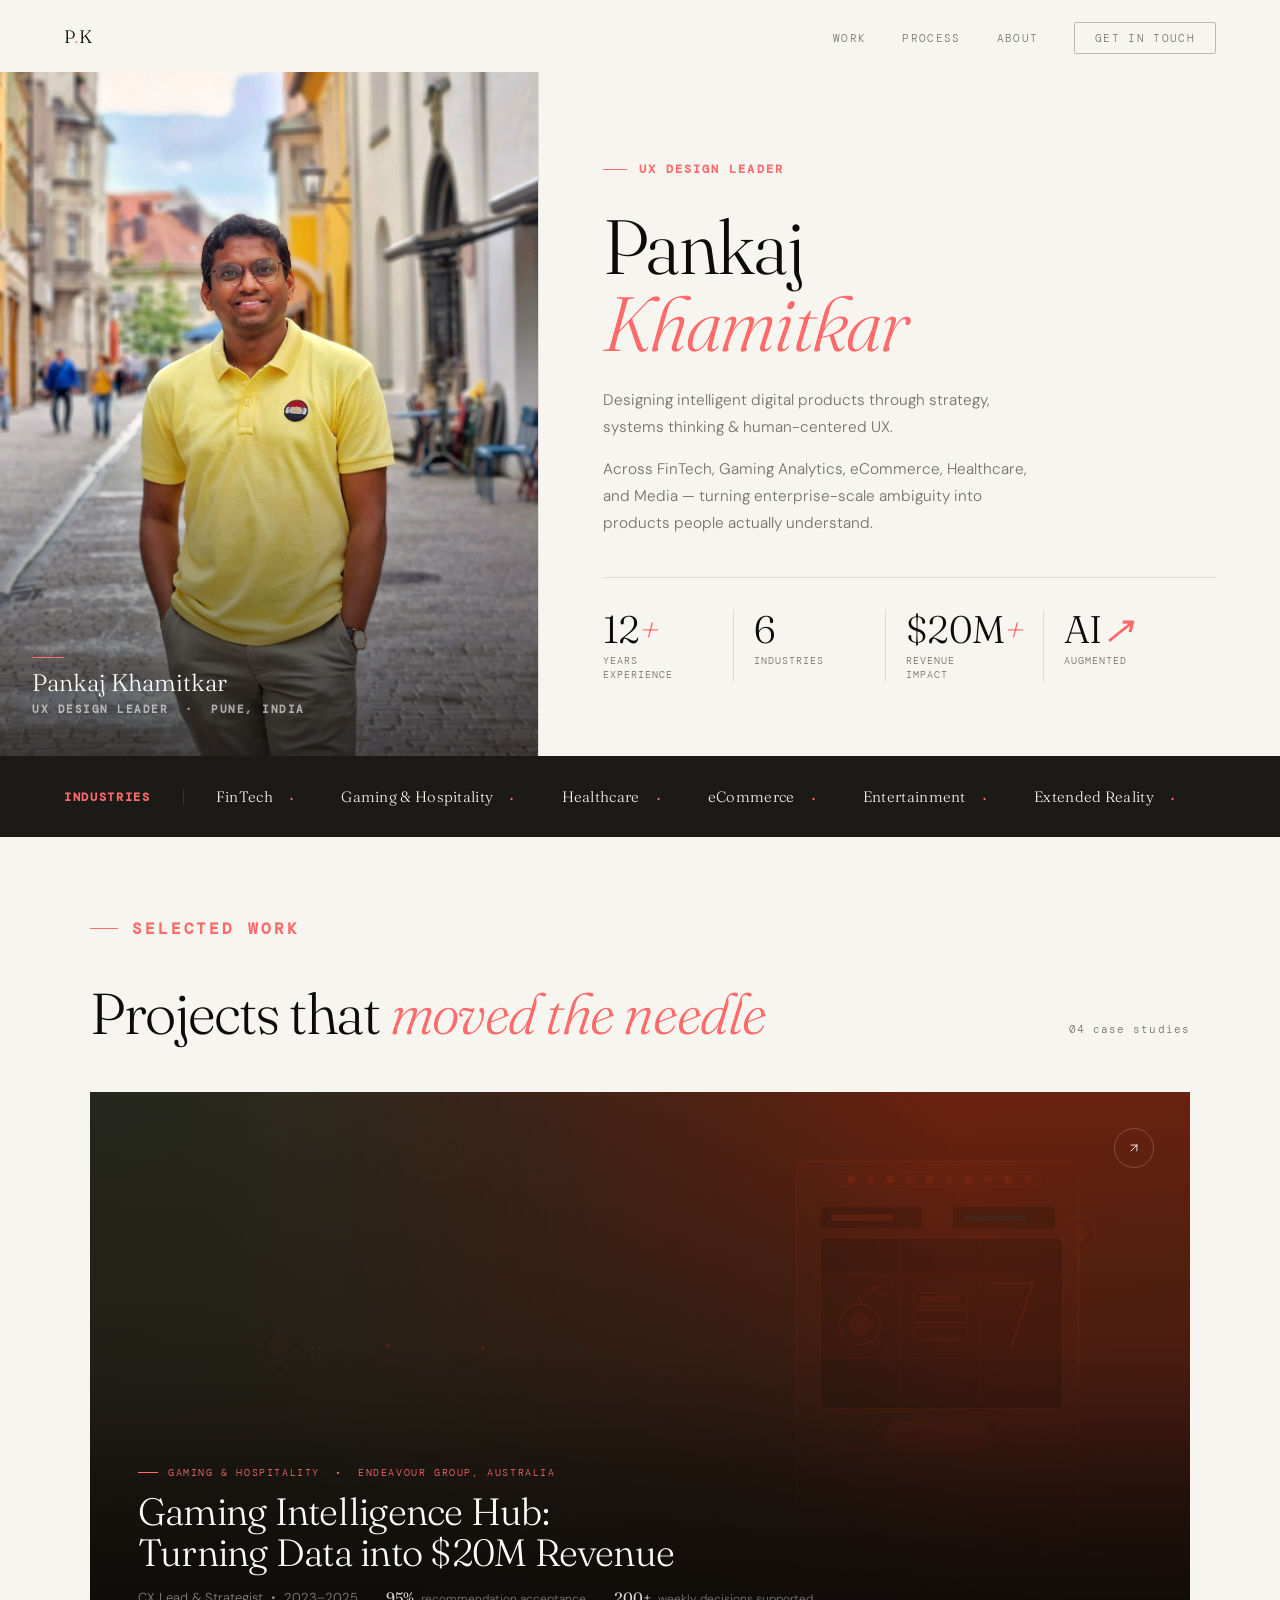
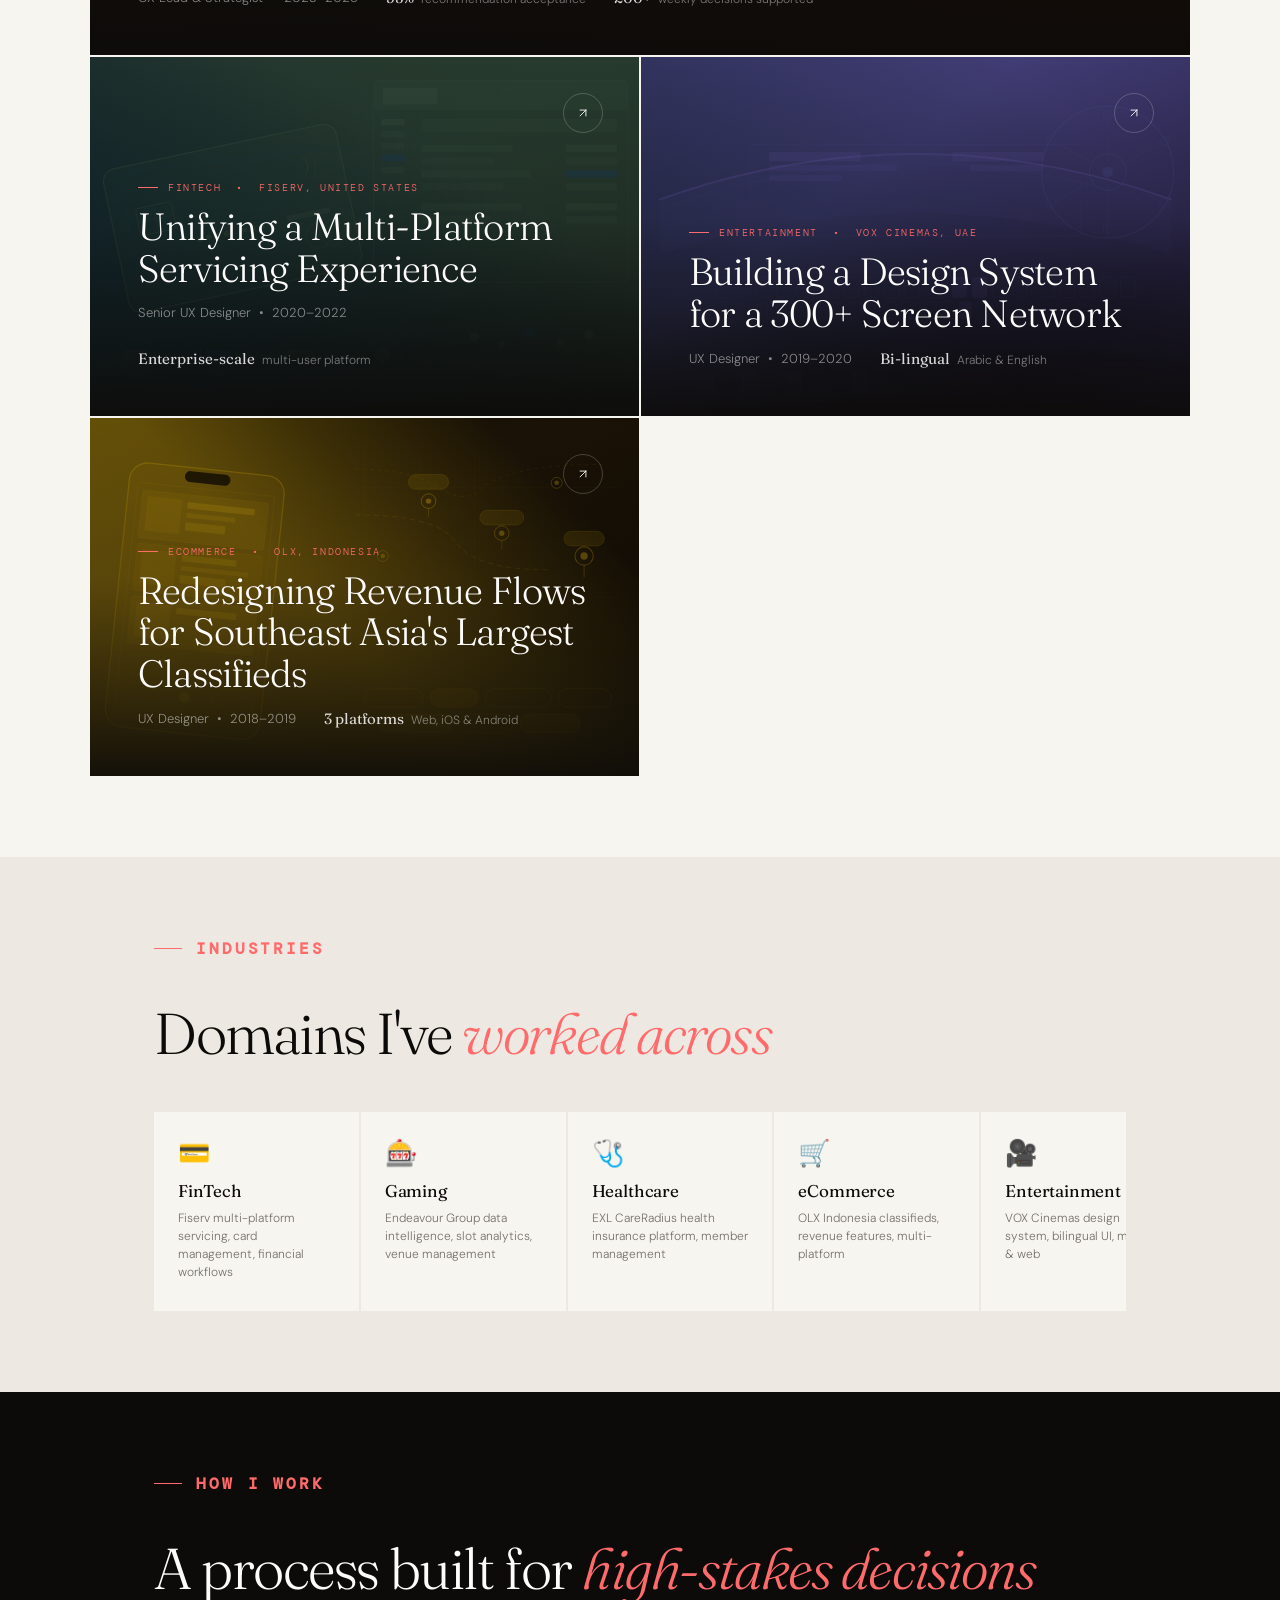
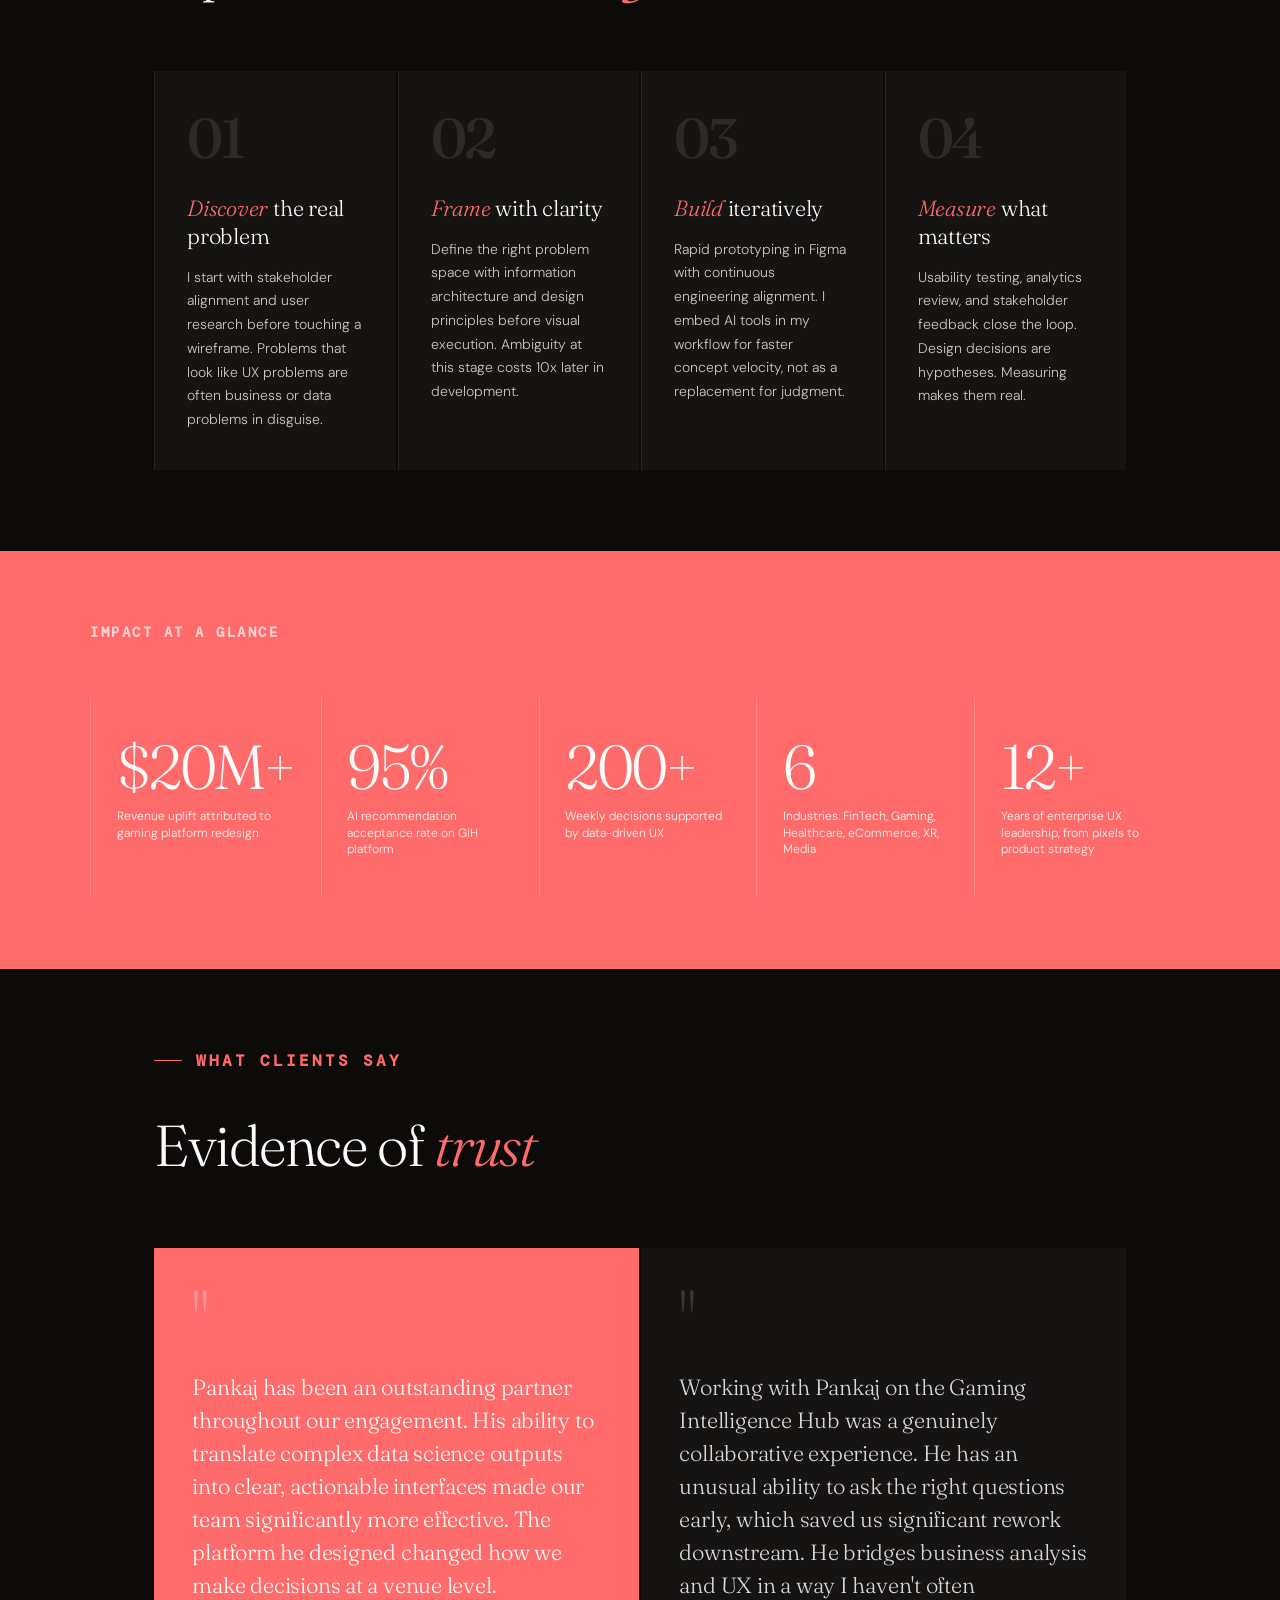
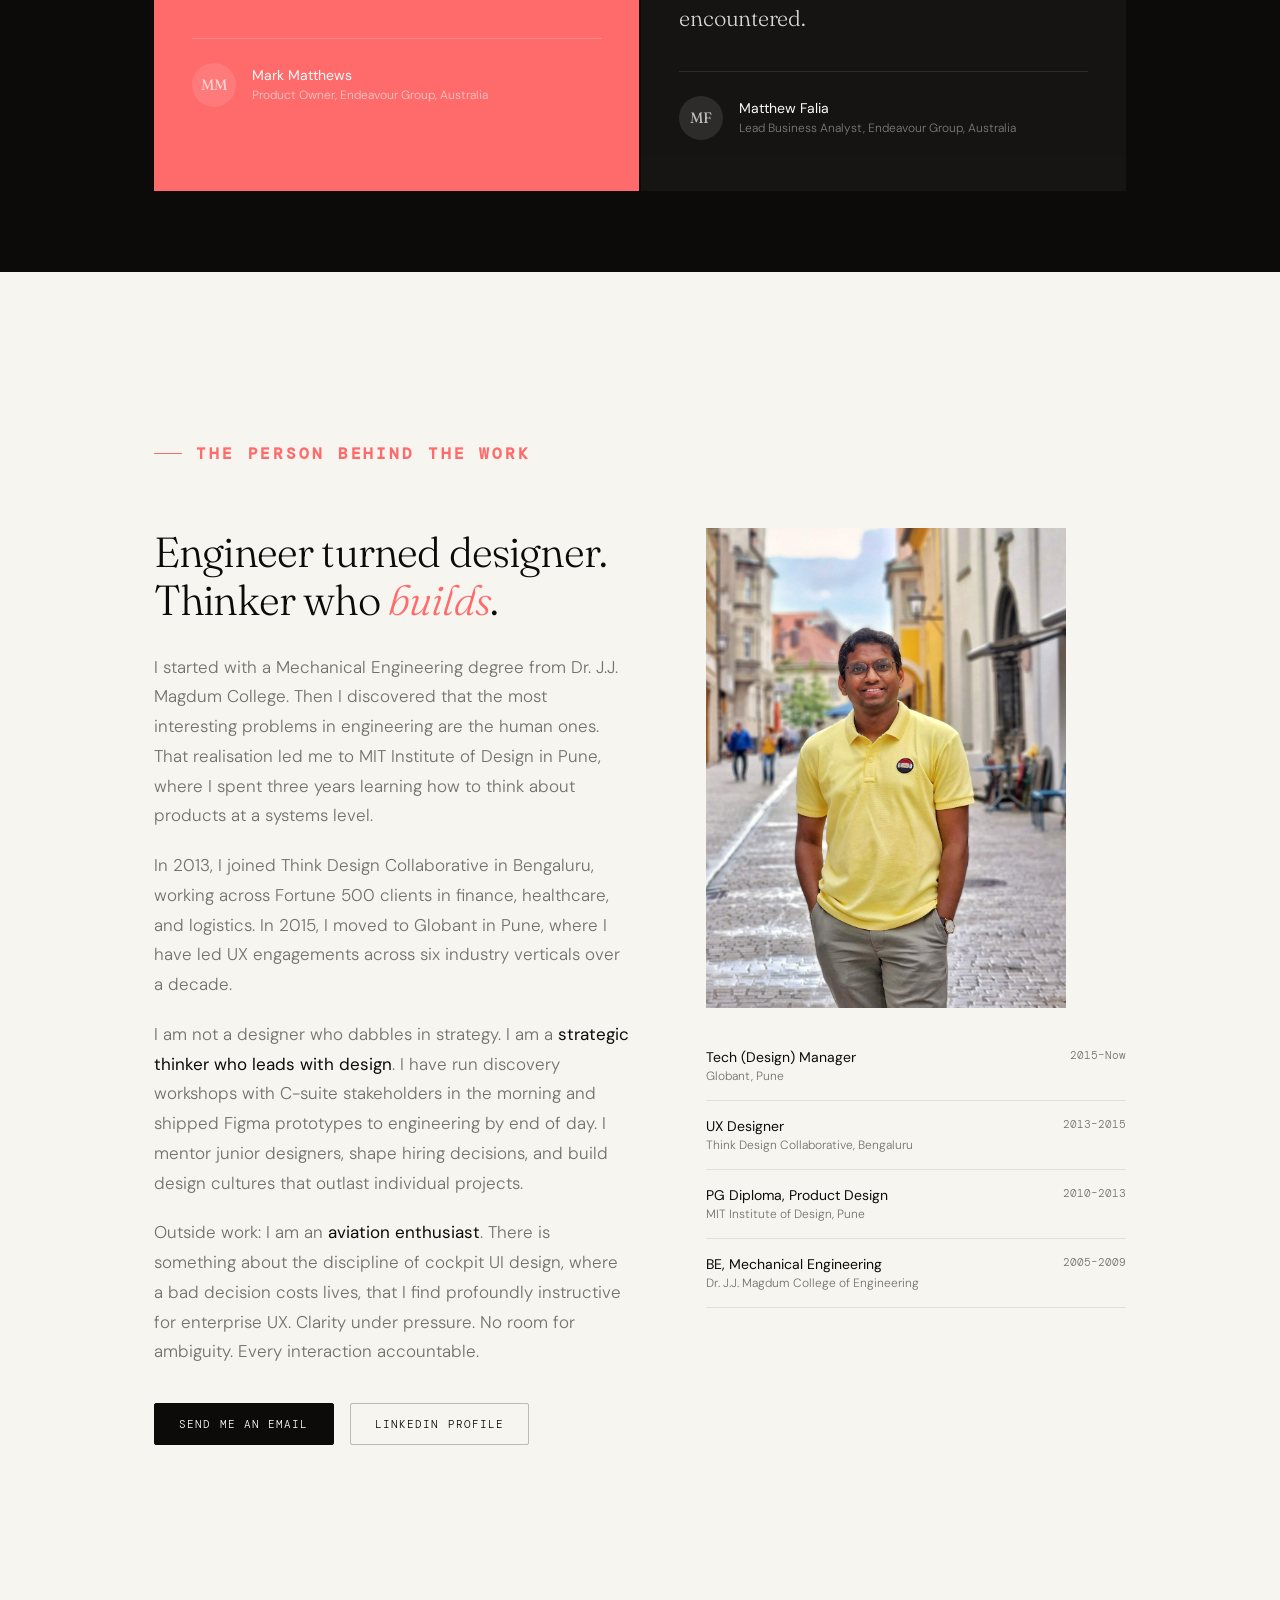
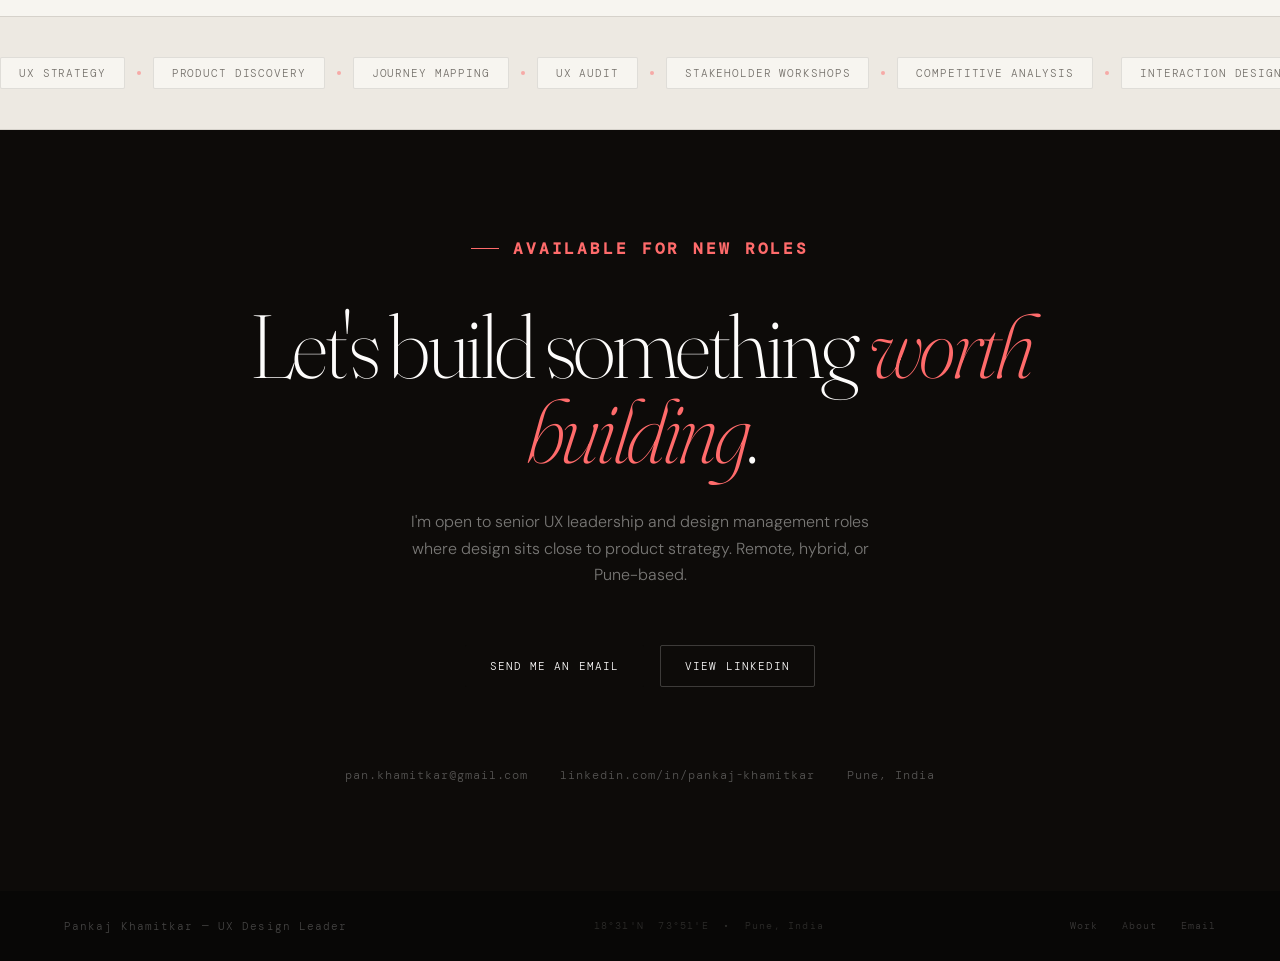
<file: index.html>
<!DOCTYPE html>
<html lang="en">
<head>
<meta charset="UTF-8">
<meta name="viewport" content="width=device-width, initial-scale=1.0">
<title>Pankaj Khamitkar &mdash; UX Design Leader</title>
<meta name="description" content="Senior UX Design Leader with 12+ years building enterprise products across FinTech, Gaming, Healthcare, and more.">

<link rel="preconnect" href="https://fonts.googleapis.com">
<link rel="preconnect" href="https://fonts.gstatic.com" crossorigin>
<link rel="stylesheet" href="assets/css/tokens.css">
<link rel="stylesheet" href="assets/css/shared.css">

<style>
/* ============================================================
   HOMEPAGE: page-specific styles only
   ============================================================ */

/* ── NAV OVERRIDE FOR LIGHT HERO ─────────────────────────── */
nav {
  background: transparent;
}

nav.scrolled {
  background: rgba(13, 11, 9, 0.92);
  backdrop-filter: blur(16px);
}

.nav-logo {
  color: var(--ink) !important;
}

.nav-logo span {
  color: var(--accent) !important;
}

.nav-links a {
  color: rgba(13, 11, 9, 0.55) !important;
}

.nav-links a:hover {
  color: var(--ink) !important;
}

.nav-cta {
  color: var(--ink) !important;
  border-color: rgba(13, 11, 9, 0.25) !important;
}

.nav-cta:hover {
  color: var(--accent) !important;
  border-color: var(--accent) !important;
}

nav.scrolled .nav-logo { color: var(--white) !important; }
nav.scrolled .nav-links a { color: rgba(253, 252, 251, 0.65) !important; }
nav.scrolled .nav-links a:hover { color: var(--white) !important; }
nav.scrolled .nav-cta { color: var(--white) !important; border-color: rgba(253,252,251,0.3) !important; }

/* ── HERO ─────────────────────────────────────────────────── */
#hero {
  min-height: calc(92dvh - var(--nav-h));
  background: var(--paper);
  display: grid;
  grid-template-columns: 42% 58%;
  padding-top: var(--nav-h);
}

.hero-photo-col {
  position: relative;
  overflow: hidden;
  max-height: calc(92dvh - var(--nav-h));
  opacity: 0;
  animation: fadeUp 0.9s ease 0.1s both;
}

.hero-photo-col img {
  width: 100%;
  height: 100%;
  object-fit: cover;
  object-position: center 15%;
  display: block;
  filter: saturate(0.88) contrast(1.04);
}

.hero-photo-overlay {
  position: absolute;
  inset: 0;
  background: linear-gradient(
    to bottom,
    transparent 50%,
    rgba(14,12,10,0.35) 75%,
    rgba(14,12,10,0.72) 100%
  );
}

.hero-photo-caption {
  position: absolute;
  bottom: 2.5rem;
  left: 2rem;
  right: 2rem;
}

.hero-photo-caption-line {
  width: 32px;
  height: 1px;
  background: var(--accent);
  margin-bottom: 0.75rem;
}

.hero-photo-caption-name {
  font-family: 'Fraunces', serif;
  font-size: 1.5rem;
  font-weight: 300;
  color: var(--white);
  line-height: 1.1;
  margin-bottom: 0.35rem;
}

.hero-photo-caption-role {
  font-family: 'DM Mono', monospace;
  font-weight: 800;
  font-size: 0.68rem;
  letter-spacing: 0.14em;
  text-transform: uppercase;
  color: rgba(253,252,251,0.6);
}

/* Right column */
.hero-content-col {
  display: flex;
  max-height: calc(92dvh - var(--nav-h));
  flex-direction: column;
  justify-content: center;
  padding: 5rem clamp(32px, 5vw, 80px) 4rem clamp(40px, 5vw, 72px);
  border-left: 0.5px solid var(--border);
}

.hero-tag {
  font-family: 'DM Mono', monospace;
  font-size: 0.72rem;
  font-weight: 800;
  letter-spacing: 0.18em;
  text-transform: uppercase;
  color: var(--accent);
  margin-bottom: 2rem;
  display: flex;
  align-items: center;
  gap: 0.75rem;
  opacity: 0;
  animation: fadeUp 0.7s ease 0.3s forwards;
}

.hero-tag::before {
  content: '';
  display: inline-block;
  width: 24px;
  height: 1px;
  background: var(--accent);
  flex-shrink: 0;
}

.hero-name {
  font-family: 'Fraunces', serif;
  font-size: clamp(48px, 6vw, 84px);
  font-weight: 300;
  line-height: 1.0;
  letter-spacing: -0.02em;
  color: var(--ink);
  margin-bottom: 1.5rem;
  opacity: 0;
  animation: fadeUp 0.7s ease 0.45s forwards;
}

.hero-name em {
  font-style: italic;
  color: var(--accent);
  display: block;
}

.hero-descriptor {
  font-size: clamp(14px, 1.2vw, 16px);
  font-weight: 300;
  color: var(--muted);
  line-height: 1.75;
  max-width: 440px;
  margin-bottom: 1rem;
  opacity: 0;
  animation: fadeUp 0.7s ease 0.55s forwards;
}

.hero-descriptor-2 {
  font-size: clamp(14px, 1.2vw, 16px);
  font-weight: 300;
  color: var(--muted);
  line-height: 1.75;
  max-width: 440px;
  margin-bottom: 2.5rem;
  opacity: 0;
  animation: fadeUp 0.7s ease 0.65s forwards;
}


.hero-stats {
  display: grid;
  grid-template-columns: repeat(4, 1fr);
  gap: 0;
  border-top: 0.5px solid var(--border);
  padding-top: 2rem;
  opacity: 0;
  animation: fadeUp 0.7s ease 0.85s forwards;
}

.hero-stat-cell {
  padding-right: 1.25rem;
  border-right: 0.5px solid var(--border);
  margin-right: 1.25rem;
}

.hero-stat-cell:last-child {
  border-right: none;
  margin-right: 0;
  padding-right: 0;
}

.hero-stat-num {
  font-family: 'Fraunces', serif;
  font-size: clamp(28px, 3vw, 40px);
  font-weight: 300;
  line-height: 1;
  color: var(--ink);
  margin-bottom: 0.35rem;
  letter-spacing: -0.02em;
}

.hero-stat-num em {
  font-style: italic;
  color: var(--accent);
}

.hero-stat-label {
  font-family: 'DM Mono', monospace;
  font-size: 0.62rem;
  letter-spacing: 0.1em;
  text-transform: uppercase;
  color: var(--muted);
  line-height: 1.4;
}

/* ── DOMAIN BAND ──────────────────────────────────────────── */
#domains {
  background: var(--ink-soft);
  padding: 28px var(--gutter);
  display: flex;
  align-items: center;
  gap: 0;
}

.domain-label {
  font-family: 'DM Mono', monospace;
  font-size: 12px;
  font-weight: 800;
  letter-spacing: 0.14em;
  text-transform: uppercase;
  color: var(--accent);
  white-space: nowrap;
  padding-right: 32px;
  border-right: 1px solid rgba(201, 76, 26, 0.3);
  margin-right: 32px;
  flex-shrink: 0;
}

.domain-track {
  flex: 1;
  overflow: hidden;
  min-width: 0;
}

.domain-scroll {
  display: flex;
  gap: 48px;
  animation: marquee 24s linear infinite;
  width: max-content;
}

.domain-item {
  font-family: 'Fraunces', serif;
  font-weight: 300;
  font-size: 15px;
  letter-spacing: 0.02em;
  color: var(--paper);
  white-space: nowrap;
  display: flex;
  align-items: center;
  gap: 16px;
}

.domain-item::after {
  content: '·';
  color: var(--accent);
  font-size: 20px;
}

/* ── WORK ─────────────────────────────────────────────────── */
#work { background: var(--paper); }

.work-header {
  display: flex;
  align-items: flex-end;
  justify-content: space-between;
  margin-bottom: 64px;
  gap: 24px;
  flex-wrap: wrap;
}

.work-count {
  font-family: 'DM Mono', monospace;
  font-size: 11px;
  letter-spacing: 0.1em;
  color: var(--muted);
  padding-bottom: 8px;
}

.work-grid {
  display: grid;
  grid-template-columns: 1fr 1fr;
  grid-template-rows: auto auto;
  gap: 2px;
}

.case-card {
  position: relative;
  overflow: hidden;
  cursor: pointer;
  text-decoration: none;
  display: block;
  background: var(--ink);
}

.case-card.featured {
  grid-column: 1 / 3;
  min-height: clamp(360px, 44vw, 600px);
}

.case-card:not(.featured) {
  min-height: clamp(260px, 28vw, 400px);
}

.case-bg {
  position: absolute;
  inset: 0;
  transition: transform 0.7s ease, opacity 0.4s;
  opacity: 1;
  overflow: hidden;
}

.case-bg svg {
  width: 100%;
  height: 100%;
  display: block;
}

.case-card:hover .case-bg {
  transform: scale(1.04);
  opacity: 0.85;
}

.case-card::after {
  content: '';
  position: absolute;
  inset: 0;
  background: linear-gradient(to top, rgba(13, 11, 9, 0.92) 0%, rgba(13, 11, 9, 0.2) 55%, transparent 100%);
  pointer-events: none;
}

.case-content {
  position: absolute;
  bottom: 0; left: 0; right: 0;
  padding: clamp(28px, 4vw, 48px);
  z-index: 2;
}

.case-domain {
  font-family: 'DM Mono', monospace;
  font-size: 10px;
  letter-spacing: 0.16em;
  text-transform: uppercase;
  color: var(--accent);
  margin-bottom: 12px;
  display: flex;
  align-items: center;
  gap: 10px;
}

.case-domain::before {
  content: '';
  display: inline-block;
  width: 20px;
  height: 1px;
  background: var(--accent);
}

.case-title {
  font-family: 'Fraunces', serif;
  font-weight: 300;
  font-size: clamp(22px, 3vw, 38px);
  letter-spacing: -0.02em;
  line-height: 1.1;
  color: var(--white);
  margin-bottom: 14px;
}

.case-meta-row {
  display: flex;
  align-items: center;
  gap: 28px;
  flex-wrap: wrap;
}

.case-meta {
  font-size: 13px;
  color: rgba(253, 252, 251, 0.5);
  font-weight: 300;
}

.case-metric {
  font-family: 'Fraunces', serif;
  font-weight: 400;
  font-size: 15px;
  color: rgba(253, 252, 251, 0.85);
}

.case-metric span {
  font-family: 'DM Sans', sans-serif;
  font-size: 12px;
  font-weight: 300;
  color: rgba(253, 252, 251, 0.45);
  margin-left: 4px;
}

.case-arrow {
  position: absolute;
  top: clamp(20px, 3vw, 36px);
  right: clamp(20px, 3vw, 36px);
  width: 40px;
  height: 40px;
  border: 1px solid rgba(253, 252, 251, 0.2);
  border-radius: 50%;
  display: flex;
  align-items: center;
  justify-content: center;
  z-index: 2;
  transition: border-color 0.3s, background 0.3s;
}

.case-card:hover .case-arrow {
  border-color: var(--accent);
  background: var(--accent);
}

.case-arrow svg {
  width: 14px;
  height: 14px;
  fill: none;
  stroke: var(--white);
  stroke-width: 1.5;
  transition: transform 0.3s;
}

.case-card:hover .case-arrow svg {
  transform: translate(2px, -2px);
}



/* ── EXPERTISE / CAPABILITIES ─────────────────────────────── */
#expertise { background: var(--paper-warm); }

/* Industries horizontal row */
.domain-blocks {
  display: flex;
  flex-wrap: nowrap;
  overflow-x: auto;
  gap: 2px;
  scrollbar-width: none;
  -ms-overflow-style: none;
  margin-top: 48px;
}

.domain-blocks::-webkit-scrollbar { display: none; }

.domain-block {
  background: var(--paper);
  padding: 28px 24px;
  border-bottom: 2px solid transparent;
  transition: border-color 0.3s;
  min-width: 12vw;
  max-width: 16vw;
  flex-shrink: 0;
}

.domain-block:hover { border-color: var(--accent); }

.domain-block-icon { font-size: 26px; margin-bottom: 14px; line-height: 1; }

.domain-block-name {
  font-family: 'Fraunces', serif;
  font-weight: 400;
  font-size: 17px;
  letter-spacing: -0.01em;
  color: var(--ink);
  margin-bottom: 8px;
}

.domain-block-detail {
  font-size: 12px;
  color: var(--muted);
  line-height: 1.5;
  font-weight: 300;
}

/* ── METHODOLOGY ──────────────────────────────────────────── */
#methodology {
  background: var(--ink);
  color: var(--white);
}

#methodology .section-tag { color: var(--accent); }
#methodology .section-tag::before { background: var(--accent); }
#methodology .section-title { color: var(--white); }

.method-grid {
  display: grid;
  grid-template-columns: repeat(4, 1fr);
  gap: 2px;
  margin-top: 72px;
}

.method-card {
  background: rgba(253, 252, 251, 0.04);
  padding: clamp(28px, 3vw, 48px) clamp(20px, 2.5vw, 36px);
  border-left: 1px solid rgba(253, 252, 251, 0.08);
  transition: background 0.3s;
}

.method-card:hover { background: rgba(253, 252, 251, 0.07); }

.method-num {
  font-family: 'Fraunces', serif;
  font-weight: 500;
  font-size: 56px;
  letter-spacing: -0.04em;
  line-height: 1;
  color: rgba(253, 252, 251, 0.1);
  margin-bottom: 28px;
}

.method-title {
  font-family: 'Fraunces', serif;
  font-weight: 300;
  font-size: 22px;
  letter-spacing: -0.01em;
  color: var(--white);
  margin-bottom: 16px;
}

.method-title em { font-style: italic; color: var(--accent); }

.method-desc {
  font-size: 14px;
  line-height: 1.7;
  color: var(--paper);
  opacity: 0.8;
  font-weight: 300;
}

/* ── METRICS ──────────────────────────────────────────────── */
#metrics {
  background: var(--accent);
  padding: clamp(60px, 8vh, 100px) var(--gutter);
}

.metrics-label {
  font-family: 'DM Mono', monospace;
  Font-weight: 800;
  font-size: 14px;
  letter-spacing: 0.18em;
  text-transform: uppercase;
  color: rgba(253, 252, 251, 0.7);
  margin-bottom: 56px;
}

.metrics-grid {
  display: grid;
  grid-template-columns: repeat(5, 1fr);
  gap: 2px;
}

.metric-item {
  padding: clamp(24px, 3vw, 40px) clamp(16px, 2vw, 28px);
  border-left: 1px solid rgba(253, 252, 251, 0.2);
}

.metric-num {
  font-family: 'Fraunces', serif;
  font-weight: 300;
  font-size: clamp(36px, 5vw, 62px);
  letter-spacing: -0.04em;
  line-height: 1;
  color: var(--white);
}

.metric-label {
  font-size: 12px;
  font-weight: 300;
  color: var(--paper);
  margin-top: 10px;
  line-height: 1.4;
}

/* ── TESTIMONIALS ─────────────────────────────────────────── */
#testimonials {
  background: var(--ink);
  color: var(--white);
}

.testimonial-grid {
  display: grid;
  grid-template-columns: 1fr 1fr;
  gap: 2px;
  margin-top: 72px;
}

.testimonial-card {
  background: rgba(253, 252, 251, 0.04);
  padding: clamp(36px, 4vw, 60px) clamp(28px, 3vw, 48px);
}

.testimonial-card.primary { background: var(--accent); }

.quote-mark {
  font-family: 'Fraunces', serif;
  font-weight: 200;
  font-size: 80px;
  line-height: 0.6;
  color: rgba(253, 252, 251, 0.15);
  margin-bottom: 24px;
}

.testimonial-card.primary .quote-mark { color: rgba(253, 252, 251, 0.3); }

.testimonial-text {
  font-family: 'Fraunces', serif;
  font-weight: 300;
  font-size: clamp(17px, 2vw, 22px);
  line-height: 1.5;
  letter-spacing: -0.01em;
  color: rgba(253, 252, 251, 0.85);
  margin-bottom: 36px;
}

.testimonial-card.primary .testimonial-text { color: var(--white); }

.testimonial-author {
  display: flex;
  align-items: center;
  gap: 16px;
  border-top: 1px solid rgba(253, 252, 251, 0.1);
  padding-top: 24px;
}

.testimonial-card.primary .testimonial-author { border-color: rgba(253, 252, 251, 0.25); }

.author-avatar {
  width: 44px;
  height: 44px;
  border-radius: 50%;
  background: rgba(253, 252, 251, 0.1);
  display: flex;
  align-items: center;
  justify-content: center;
  font-family: 'Fraunces', serif;
  font-weight: 400;
  font-size: 15px;
  color: rgba(253, 252, 251, 0.7);
  flex-shrink: 0;
}

.author-name { font-weight: 400; font-size: 14px; color: var(--white); margin-bottom: 3px; }
.author-role { font-size: 12px; color: rgba(253, 252, 251, 0.45); font-weight: 300; }
.testimonial-card.primary .author-role { color: rgba(253, 252, 251, 0.65); }

/* ── ABOUT ────────────────────────────────────────────────── */
#about {
  background: var(--paper);
  padding-top: clamp(80px, 10vh, 140px);
  padding-bottom: clamp(80px, 10vh, 140px);
}

.about-layout {
  display: grid;
  grid-template-columns: 1fr 420px;
  gap: clamp(48px, 6vw, 100px);
  align-items: start;
  margin-top: 64px;
}

.about-text h3 {
  font-family: 'Fraunces', serif;
  font-weight: 300;
  font-size: clamp(28px, 3.5vw, 42px);
  letter-spacing: -0.02em;
  line-height: 1.15;
  color: var(--ink);
  margin-bottom: 28px;
}

.about-text h3 em { font-style: italic; color: var(--accent); }

.about-text p {
  font-size: clamp(15px, 1.5vw, 17px);
  line-height: 1.75;
  color: var(--muted);
  font-weight: 300;
  margin-bottom: 20px;
}

.about-text p strong { color: var(--ink); font-weight: 400; }

.about-links {
  display: flex;
  gap: 16px;
  margin-top: 36px;
  flex-wrap: wrap;
}

.about-photo-frame {
  position: relative;
  background: var(--paper-warm);
  overflow: hidden;
  aspect-ratio: 3/4;
  max-width: 360px;
}

.about-photo-frame img {
  width: 100%;
  height: 100%;
  object-fit: cover;
  object-position: top center;
  display: block;
  filter: grayscale(20%) contrast(1.05);
}

.about-credentials { margin-top: 24px; }

.credential-item {
  padding: 16px 0;
  border-bottom: 1px solid rgba(13, 11, 9, 0.08);
  display: flex;
  justify-content: space-between;
  align-items: flex-start;
  gap: 16px;
}

.cred-name { font-weight: 400; font-size: 14px; color: var(--ink); }
.cred-sub { font-size: 12px; color: var(--muted); margin-top: 2px; }
.cred-year { font-family: 'DM Mono', monospace; font-size: 11px; color: var(--muted); white-space: nowrap; }

/* ── CAPABILITIES MARQUEE STRIP ───────────────────────────── */
#skills-strip {
  background: var(--paper-warm);
  padding: 40px 0;
  overflow: hidden;
  border-top: 1px solid var(--border);
  border-bottom: 1px solid var(--border);
}

.skills-track {
  display: flex;
  gap: 0;
  animation: marquee 32s linear infinite;
  width: max-content;
}

.skills-track-inner {
  display: flex;
  gap: 12px;
  padding-right: 12px;
  align-items: center;
}

.skill-strip-pill {
  font-family: 'DM Mono', monospace;
  font-size: 11px;
  letter-spacing: 0.08em;
  text-transform: uppercase;
  color: var(--muted);
  background: var(--paper);
  border: 1px solid rgba(13, 11, 9, 0.10);
  padding: 8px 18px;
  border-radius: 2px;
  white-space: nowrap;
  flex-shrink: 0;
}

.skill-strip-dot {
  width: 4px;
  height: 4px;
  border-radius: 50%;
  background: var(--accent);
  opacity: 0.5;
  flex-shrink: 0;
}

/* ── CONTACT ──────────────────────────────────────────────── */
#contact {
  background: var(--ink);
  padding: clamp(80px, 12vh, 160px) var(--gutter);
  text-align: center;
}

#contact .section-tag { justify-content: center; }

.contact-headline {
  font-family: 'Fraunces', serif;
  font-weight: 200;
  font-size: clamp(44px, 7vw, 92px);
  letter-spacing: -0.04em;
  line-height: 0.95;
  color: var(--white);
  margin-bottom: 36px;
  max-width: 800px;
  margin-left: auto;
  margin-right: auto;
}

.contact-headline em { font-style: italic; color: var(--accent); }

.contact-sub {
  font-size: 16px;
  color: rgba(253, 252, 251, 0.45);
  font-weight: 300;
  margin-bottom: 56px;
  max-width: 480px;
  margin-left: auto;
  margin-right: auto;
  line-height: 1.65;
}

.contact-actions {
  display: flex;
  justify-content: center;
  gap: 16px;
  flex-wrap: wrap;
  margin-bottom: 80px;
}

.contact-details {
  font-family: 'DM Mono', monospace;
  font-size: 12px;
  letter-spacing: 0.08em;
  color: rgba(253, 252, 251, 0.3);
  display: flex;
  justify-content: center;
  gap: 32px;
  flex-wrap: wrap;
}

.contact-details a {
  color: inherit;
  text-decoration: none;
  transition: color 0.2s;
}

.contact-details a:hover { color: var(--accent); }

/* ── SECTION WRAPPERS ─────────────────────────────────────── */
.hp-inner {
  max-width: var(--max);
  margin: 0 auto;
  padding: clamp(64px, 9vh, 120px) var(--gutter);
}

#work     { padding: clamp(64px, 9vh, 120px) var(--gutter); }
#metrics  { padding: clamp(60px, 8vh, 100px) var(--gutter); }
#contact  { padding: clamp(80px, 12vh, 160px) var(--gutter); }

.work-header,
.work-grid {
  max-width: var(--max);
  margin-left: auto;
  margin-right: auto;
}

.work-header { margin-bottom: 48px; }

.metrics-inner {
  max-width: var(--max);
  margin: 0 auto;
}

/* ── RESPONSIVE ───────────────────────────────────────────── */
@media (max-width: 1100px) {
  .metrics-grid { grid-template-columns: repeat(3, 1fr); }
}

@media (max-width: 960px) {
  #hero { grid-template-columns: 1fr; }
  .hero-photo-col { min-height: 60vw; }
  .hero-content-col { border-left: none; border-top: 0.5px solid var(--border); padding: 3rem var(--gutter); }
  .work-grid { grid-template-columns: 1fr; }
  .case-card.featured { grid-column: 1; }
  .method-grid { grid-template-columns: 1fr 1fr; }
  .testimonial-grid { grid-template-columns: 1fr; }
  .about-layout { grid-template-columns: 1fr; }
  .about-photo-frame { max-width: 100%; aspect-ratio: 4/3; }
  .expertise-layout { grid-template-columns: 1fr; }
}

@media (max-width: 700px) {
  .method-grid { grid-template-columns: 1fr; }
  .metrics-grid { grid-template-columns: 1fr 1fr; }
  .hero-stats { grid-template-columns: repeat(2, 1fr); gap: 24px 0; }
  .work-header { flex-direction: column; align-items: flex-start; gap: 8px; }
  .about-links { flex-direction: column; }
  .contact-actions { flex-direction: column; align-items: center; }
  .contact-details { flex-direction: column; align-items: center; gap: 12px; }
}

@media (max-width: 460px) {
  .hero-stats { grid-template-columns: 1fr 1fr; }
  .metrics-grid { grid-template-columns: 1fr; }
  .hero-stat-cell { border-right: none; margin-right: 0; padding-right: 0; border-bottom: 0.5px solid var(--border); padding-bottom: 16px; margin-bottom: 16px; }
}

@media print {
  nav, #contact, footer { display: none; }
  .reveal { opacity: 1; transform: none; }
}
</style>
</head>
<body>

<!-- NAV -->
<nav id="nav">
  <a href="#" class="nav-logo">P<span>.</span>K</a>
  <ul class="nav-links">
    <li><a href="#work">Work</a></li>
    <li><a href="#methodology">Process</a></li>
    <li><a href="#about">About</a></li>
    <li><a href="#contact" class="nav-cta">Get in Touch</a></li>
  </ul>
</nav>

<!-- HERO -->
<section id="hero">
  <div class="hero-photo-col">
    <img src="assets/images/Pankaj-Photo.jpeg" alt="Pankaj Khamitkar">
    <div class="hero-photo-overlay"></div>
    <div class="hero-photo-caption">
      <div class="hero-photo-caption-line"></div>
      <div class="hero-photo-caption-name">Pankaj Khamitkar</div>
      <div class="hero-photo-caption-role">UX Design Leader &nbsp;·&nbsp; Pune, India</div>
    </div>
  </div>

  <div class="hero-content-col">
    <div class="hero-tag">UX Design Leader</div>
    <h1 class="hero-name">
      Pankaj
      <em>Khamitkar</em>
    </h1>
    <p class="hero-descriptor">Designing intelligent digital products through strategy, systems thinking &amp; human-centered UX.</p>
    <p class="hero-descriptor-2">Across FinTech, Gaming Analytics, eCommerce, Healthcare, and Media &mdash; turning enterprise-scale ambiguity into products people actually understand.</p>
    
    <div class="hero-stats">
      <div class="hero-stat-cell">
        <div class="hero-stat-num">12<em>+</em></div>
        <div class="hero-stat-label">Years<br>Experience</div>
      </div>
      <div class="hero-stat-cell">
        <div class="hero-stat-num">6</div>
        <div class="hero-stat-label">Industries</div>
      </div>
      <div class="hero-stat-cell">
        <div class="hero-stat-num">$20M<em>+</em></div>
        <div class="hero-stat-label">Revenue<br>Impact</div>
      </div>
      <div class="hero-stat-cell">
        <div class="hero-stat-num">AI<em>↗</em></div>
        <div class="hero-stat-label">Augmented</div>
      </div>
    </div>
  </div>
</section>

<!-- DOMAIN BAND -->
<div id="domains">
  <div class="domain-label">Industries</div>
  <div class="domain-track">
    <div class="domain-scroll">
      <div class="domain-item">FinTech</div>
      <div class="domain-item">Gaming &amp; Hospitality</div>
      <div class="domain-item">Healthcare</div>
      <div class="domain-item">eCommerce</div>
      <div class="domain-item">Entertainment</div>
      <div class="domain-item">Extended Reality</div>
      <div class="domain-item">FinTech</div>
      <div class="domain-item">Gaming &amp; Hospitality</div>
      <div class="domain-item">Healthcare</div>
      <div class="domain-item">eCommerce</div>
      <div class="domain-item">Entertainment</div>
      <div class="domain-item">Extended Reality</div>
    </div>
  </div>
</div>

<!-- WORK -->
<section id="work">
  <div class="work-header reveal">
    <div>
      <div class="section-tag">Selected Work</div>
      <h2 class="section-title">Projects that <em>moved the needle</em></h2>
    </div>
    <div class="work-count">04 case studies</div>
  </div>

  <div class="work-grid">

    <!-- CARD 1: GIH / Endeavour - Slot machine + analytics -->
    <a href="work/gih-case-study.html" class="case-card featured reveal">
      <div class="case-bg">
        <svg width="100%" height="100%" viewBox="0 0 1440 720" preserveAspectRatio="xMidYMid slice" fill="none" xmlns="http://www.w3.org/2000/svg">
<g clip-path="url(#clip0_964_2)">
<path d="M1440 0H0V720H1440V0Z" fill="url(#paint0_linear_964_2)"></path>
<path d="M1440 0H0V720H1440V0Z" fill="url(#paint1_linear_964_2)"></path>
<path d="M1440 0H0V720H1440V0Z" fill="url(#paint2_linear_964_2)"></path>
<path d="M1264.26 88.6353H936.265C927.428 88.6353 920.265 95.7987 920.265 104.635V592.635C920.265 601.472 927.428 608.635 936.265 608.635H1264.26C1273.1 608.635 1280.26 601.472 1280.26 592.635V104.635C1280.26 95.7987 1273.1 88.6353 1264.26 88.6353Z" fill="url(#paint3_linear_964_2)" stroke="#C9391A" stroke-opacity="0.3" stroke-width="1.4"></path>
<path d="M1223.26 102.635H977.265C972.294 102.635 968.265 106.665 968.265 111.635C968.265 116.606 972.294 120.635 977.265 120.635H1223.26C1228.24 120.635 1232.26 116.606 1232.26 111.635C1232.26 106.665 1228.24 102.635 1223.26 102.635Z" stroke="#C9391A" stroke-opacity="0.28" stroke-width="0.8"></path>
<path d="M990.265 117.135C993.302 117.135 995.765 114.673 995.765 111.635C995.765 108.598 993.302 106.135 990.265 106.135C987.227 106.135 984.765 108.598 984.765 111.635C984.765 114.673 987.227 117.135 990.265 117.135Z" fill="#C9391A" fill-opacity="0.38"></path>
<path d="M1015.26 117.135C1018.3 117.135 1020.76 114.673 1020.76 111.635C1020.76 108.598 1018.3 106.135 1015.26 106.135C1012.23 106.135 1009.76 108.598 1009.76 111.635C1009.76 114.673 1012.23 117.135 1015.26 117.135Z" fill="#C9391A" fill-opacity="0.22"></path>
<path d="M1040.26 117.135C1043.3 117.135 1045.76 114.673 1045.76 111.635C1045.76 108.598 1043.3 106.135 1040.26 106.135C1037.23 106.135 1034.76 108.598 1034.76 111.635C1034.76 114.673 1037.23 117.135 1040.26 117.135Z" fill="#C9391A" fill-opacity="0.38"></path>
<path d="M1065.26 117.135C1068.3 117.135 1070.76 114.673 1070.76 111.635C1070.76 108.598 1068.3 106.135 1065.26 106.135C1062.23 106.135 1059.76 108.598 1059.76 111.635C1059.76 114.673 1062.23 117.135 1065.26 117.135Z" fill="#C9391A" fill-opacity="0.22"></path>
<path d="M1090.26 117.135C1093.3 117.135 1095.76 114.673 1095.76 111.635C1095.76 108.598 1093.3 106.135 1090.26 106.135C1087.23 106.135 1084.76 108.598 1084.76 111.635C1084.76 114.673 1087.23 117.135 1090.26 117.135Z" fill="#C9391A" fill-opacity="0.38"></path>
<path d="M1115.26 117.135C1118.3 117.135 1120.76 114.673 1120.76 111.635C1120.76 108.598 1118.3 106.135 1115.26 106.135C1112.23 106.135 1109.76 108.598 1109.76 111.635C1109.76 114.673 1112.23 117.135 1115.26 117.135Z" fill="#C9391A" fill-opacity="0.22"></path>
<path d="M1140.26 117.135C1143.3 117.135 1145.76 114.673 1145.76 111.635C1145.76 108.598 1143.3 106.135 1140.26 106.135C1137.23 106.135 1134.76 108.598 1134.76 111.635C1134.76 114.673 1137.23 117.135 1140.26 117.135Z" fill="#C9391A" fill-opacity="0.38"></path>
<path d="M1165.26 117.135C1168.3 117.135 1170.76 114.673 1170.76 111.635C1170.76 108.598 1168.3 106.135 1165.26 106.135C1162.23 106.135 1159.76 108.598 1159.76 111.635C1159.76 114.673 1162.23 117.135 1165.26 117.135Z" fill="#C9391A" fill-opacity="0.22"></path>
<path d="M1190.26 117.135C1193.3 117.135 1195.76 114.673 1195.76 111.635C1195.76 108.598 1193.3 106.135 1190.26 106.135C1187.23 106.135 1184.76 108.598 1184.76 111.635C1184.76 114.673 1187.23 117.135 1190.26 117.135Z" fill="#C9391A" fill-opacity="0.38"></path>
<path d="M1215.26 117.135C1218.3 117.135 1220.76 114.673 1220.76 111.635C1220.76 108.598 1218.3 106.135 1215.26 106.135C1212.23 106.135 1209.76 108.598 1209.76 111.635C1209.76 114.673 1212.23 117.135 1215.26 117.135Z" fill="#C9391A" fill-opacity="0.22"></path>
<path d="M1076.26 146.635H954.265C952.056 146.635 950.265 148.426 950.265 150.635V170.635C950.265 172.844 952.056 174.635 954.265 174.635H1076.26C1078.47 174.635 1080.26 172.844 1080.26 170.635V150.635C1080.26 148.426 1078.47 146.635 1076.26 146.635Z" fill="#0D0B09" fill-opacity="0.2" stroke="#C9391A" stroke-opacity="0.24" stroke-width="0.7"></path>
<path d="M1246.26 146.635H1124.26C1122.06 146.635 1120.26 148.426 1120.26 150.635V170.635C1120.26 172.844 1122.06 174.635 1124.26 174.635H1246.26C1248.47 174.635 1250.26 172.844 1250.26 170.635V150.635C1250.26 148.426 1248.47 146.635 1246.26 146.635Z" fill="#0D0B09" fill-opacity="0.2" stroke="#3B5240" stroke-opacity="0.24" stroke-width="0.7"></path>
<path d="M1042.26 156.635H966.265C965.16 156.635 964.265 157.531 964.265 158.635V162.635C964.265 163.74 965.16 164.635 966.265 164.635H1042.26C1043.37 164.635 1044.26 163.74 1044.26 162.635V158.635C1044.26 157.531 1043.37 156.635 1042.26 156.635Z" fill="#C9391A" fill-opacity="0.32"></path>
<path d="M1212.26 156.635H1136.26C1135.16 156.635 1134.26 157.531 1134.26 158.635V162.635C1134.26 163.74 1135.16 164.635 1136.26 164.635H1212.26C1213.37 164.635 1214.26 163.74 1214.26 162.635V158.635C1214.26 157.531 1213.37 156.635 1212.26 156.635Z" fill="#3B5240" fill-opacity="0.32"></path>
<path d="M1254.26 186.635H956.265C952.951 186.635 950.265 189.322 950.265 192.635V398.635C950.265 401.949 952.951 404.635 956.265 404.635H1254.26C1257.58 404.635 1260.26 401.949 1260.26 398.635V192.635C1260.26 189.322 1257.58 186.635 1254.26 186.635Z" fill="#0D0B09" fill-opacity="0.2" stroke="#C9391A" stroke-opacity="0.36" stroke-width="1.2"></path>
<path d="M1053.26 186.635V404.635" stroke="#C9391A" stroke-opacity="0.22"></path>
<path d="M1156.26 186.635V404.635" stroke="#C9391A" stroke-opacity="0.22"></path>
<path d="M1260.26 231.635H950.265V340.635H1260.26V271.635Z" fill="#C9391A" fill-opacity="0.06"></path>
<path d="M950.265 231.635H1260.26" stroke="#C9391A" stroke-opacity="0.28" stroke-width="0.8"></path>
<path d="M950.265 340.635H1260.26" stroke="#C9391A" stroke-opacity="0.28" stroke-width="0.8"></path>
<path d="M1001.26 323.635C1015.62 323.635 1027.26 311.995 1027.26 297.635C1027.26 283.276 1015.62 271.635 1001.26 271.635C986.905 271.635 975.265 283.276 975.265 297.635C975.265 311.995 986.905 323.635 1001.26 323.635Z" stroke="#C9391A" stroke-opacity="0.38" stroke-width="1.5"></path>
<path d="M1001.26 312.635C1009.55 312.635 1016.26 305.92 1016.26 297.635C1016.26 289.351 1009.55 282.635 1001.26 282.635C992.98 282.635 986.265 289.351 986.265 297.635C986.265 305.92 992.98 312.635 1001.26 312.635Z" fill="#C9391A" fill-opacity="0.16"></path>
<path d="M1001.26 271.635C1007.26 258.969 1016.93 251.302 1030.26 248.635" stroke="#C9391A" stroke-opacity="0.32" stroke-width="1.3" stroke-linecap="round"></path>
<path d="M1001.26 271.635C995.264 258.969 1004.93 251.302 1030.26 248.635" stroke="#C9391A" stroke-opacity="0.32" stroke-width="1.3" stroke-linecap="round"></path>
<path d="M1030.26 259.635C1037.44 259.635 1043.26 253.815 1043.26 246.635C1043.26 239.456 1037.44 233.635 1030.26 233.635C1023.08 233.635 1017.26 239.456 1017.26 246.635C1017.26 253.815 1023.08 259.635 1030.26 259.635Z" stroke="#C9391A" stroke-opacity="0.28" stroke-width="1.1"></path>
<path d="M1135.26 256.635H1073.26C1071.61 256.635 1070.26 257.978 1070.26 259.635V269.635C1070.26 271.292 1071.61 272.635 1073.26 272.635H1135.26C1136.92 272.635 1138.26 271.292 1138.26 269.635V259.635C1138.26 257.978 1136.92 256.635 1135.26 256.635Z" stroke="#C9391A" stroke-opacity="0.36" stroke-width="1.2"></path>
<path d="M1135.26 278.635H1073.26C1071.61 278.635 1070.26 279.978 1070.26 281.635V291.635C1070.26 293.292 1071.61 294.635 1073.26 294.635H1135.26C1136.92 294.635 1138.26 293.292 1138.26 291.635V281.635C1138.26 279.978 1136.92 278.635 1135.26 278.635Z" stroke="#C9391A" stroke-opacity="0.36" stroke-width="1.2"></path>
<path d="M1135.26 300.635H1073.26C1071.61 300.635 1070.26 301.978 1070.26 303.635V313.635C1070.26 315.292 1071.61 316.635 1073.26 316.635H1135.26C1136.92 316.635 1138.26 315.292 1138.26 313.635V303.635C1138.26 301.978 1136.92 300.635 1135.26 300.635Z" stroke="#C9391A" stroke-opacity="0.36" stroke-width="1.2"></path>
<path d="M1126.26 260.635H1080.26C1079.16 260.635 1078.26 261.531 1078.26 262.635V266.635C1078.26 267.74 1079.16 268.635 1080.26 268.635H1126.26C1127.37 268.635 1128.26 267.74 1128.26 266.635V262.635C1128.26 261.531 1127.37 260.635 1126.26 260.635Z" fill="#C9391A" fill-opacity="0.2"></path>
<path d="M1172.26 244.635H1222.26L1194.26 326.635" stroke="#C9391A" stroke-opacity="0.38" stroke-width="2.2" stroke-linecap="round" stroke-linejoin="round"></path>
<path d="M1176.26 264.635H1218.26" stroke="#C9391A" stroke-opacity="0.28" stroke-width="1.1"></path>
<path d="M1009.26 422.635H977.265C967.876 422.635 960.265 430.246 960.265 439.635C960.265 449.024 967.876 456.635 977.265 456.635H1009.26C1018.65 456.635 1026.26 449.024 1026.26 439.635C1026.26 430.246 1018.65 422.635 1009.26 422.635Z" stroke="#C9391A" stroke-opacity="0.26"></path>
<path d="M1149.26 422.635H1051.26C1041.88 422.635 1034.26 430.246 1034.26 439.635C1034.26 449.024 1041.88 456.635 1051.26 456.635H1149.26C1158.65 456.635 1166.26 449.024 1166.26 439.635C1166.26 430.246 1158.65 422.635 1149.26 422.635Z" fill="#C9391A" fill-opacity="0.14" stroke="#C9391A" stroke-opacity="0.36"></path>
<path d="M1223.26 422.635H1191.26C1181.88 422.635 1174.26 430.246 1174.26 439.635C1174.26 449.024 1181.88 456.635 1191.26 456.635H1223.26C1232.65 456.635 1240.26 449.024 1240.26 439.635C1240.26 430.246 1232.65 422.635 1223.26 422.635Z" stroke="#C9391A" stroke-opacity="0.26"></path>
<path d="M1208.26 472.635H992.265C984.533 472.635 978.265 478.903 978.265 486.635C978.265 494.367 984.533 500.635 992.265 500.635H1208.26C1216 500.635 1222.26 494.367 1222.26 486.635C1222.26 478.903 1216 472.635 1208.26 472.635Z" stroke="#C9391A" stroke-opacity="0.2"></path>
<path d="M992.265 486.635H1210.26" stroke="#C9391A" stroke-opacity="0.12" stroke-width="0.4"></path>
<path d="M1280.26 196.635V348.635" stroke="#C9391A" stroke-opacity="0.24" stroke-width="2.8"></path>
<path d="M1280.26 202.635C1292.41 202.635 1302.26 192.786 1302.26 180.635C1302.26 168.485 1292.41 158.635 1280.26 158.635C1268.11 158.635 1258.26 168.485 1258.26 180.635C1258.26 192.786 1268.11 202.635 1280.26 202.635Z" stroke="#C9391A" stroke-opacity="0.26" stroke-width="1.4"></path>
<path d="M1280.26 191.635C1286.34 191.635 1291.26 186.71 1291.26 180.635C1291.26 174.56 1286.34 169.635 1280.26 169.635C1274.19 169.635 1269.26 174.56 1269.26 180.635C1269.26 186.71 1274.19 191.635 1280.26 191.635Z" fill="#C9391A" fill-opacity="0.16"></path>
<path d="M970.265 608.635L950.265 656.635" stroke="#C9391A" stroke-opacity="0.15" stroke-width="1.5"></path>
<path d="M1230.26 608.635L1250.26 656.635" stroke="#C9391A" stroke-opacity="0.15" stroke-width="1.5"></path>
<path d="M946.265 656.635H1254.26" stroke="#C9391A" stroke-opacity="0.12" stroke-width="0.8"></path>
<path d="M259 284L287 324L259 364L231 324L259 284Z" stroke="#C9391A" stroke-opacity="0.2" stroke-width="1.1"></path>
<path d="M259 298L275 324L259 350L243 324L259 298Z" fill="#C9391A" fill-opacity="0.07"></path>
<path d="M460 110C476.569 110 490 96.5685 490 80C490 63.4315 476.569 50 460 50C443.431 50 430 63.4315 430 80C430 96.5685 443.431 110 460 110Z" stroke="#C9391A" stroke-opacity="0.18" stroke-width="0.8"></path>
<path d="M460 96C468.837 96 476 88.8366 476 80C476 71.1634 468.837 64 460 64C451.163 64 444 71.1634 444 80C444 88.8366 451.163 96 460 96Z" stroke="#C9391A" stroke-opacity="0.14" stroke-width="0.7"></path>
<path d="M530 130C542.703 130 553 119.703 553 107C553 94.2975 542.703 84 530 84C517.297 84 507 94.2975 507 107C507 119.703 517.297 130 530 130Z" stroke="#C9391A" stroke-opacity="0.14" stroke-width="0.6"></path>
<path d="M336.706 338.882C338.219 338.882 339.446 337.655 339.446 336.142C339.446 334.629 338.219 333.402 336.706 333.402C335.193 333.402 333.966 334.629 333.966 336.142C333.966 337.655 335.193 338.882 336.706 338.882Z" stroke="#3B5240" stroke-opacity="0.28" stroke-width="0.487059"></path>
<path d="M458.471 343.753C459.984 343.753 461.211 342.527 461.211 341.014C461.211 339.5 459.984 338.274 458.471 338.274C456.958 338.274 455.731 339.5 455.731 341.014C455.731 342.527 456.958 343.753 458.471 343.753Z" stroke="#3B5240" stroke-opacity="0.26" stroke-width="0.487059"></path>
<path d="M580.235 338.882C581.748 338.882 582.975 337.655 582.975 336.142C582.975 334.629 581.748 333.402 580.235 333.402C578.722 333.402 577.495 334.629 577.495 336.142C577.495 337.655 578.722 338.882 580.235 338.882Z" stroke="#3B5240" stroke-opacity="0.24" stroke-width="0.487059"></path>
<path d="M641.117 332.185C644.816 332.185 647.815 329.187 647.815 325.488C647.815 321.79 644.816 318.791 641.117 318.791C637.419 318.791 634.42 321.79 634.42 325.488C634.42 329.187 637.419 332.185 641.117 332.185Z" stroke="#C9391A" stroke-opacity="0.2" stroke-width="0.487059"></path>
<path d="M336.706 338.882L397.588 323.662" stroke="#3B5240" stroke-opacity="0.17" stroke-width="0.365294"></path>
<path d="M397.588 323.662L458.471 343.753" stroke="#C9391A" stroke-opacity="0.16" stroke-width="0.365294"></path>
<path d="M458.471 343.753L519.353 327.924" stroke="#3B5240" stroke-opacity="0.16" stroke-width="0.365294"></path>
<path d="M519.353 327.924L580.235 338.882" stroke="#C9391A" stroke-opacity="0.16" stroke-width="0.365294"></path>
<path d="M580.235 338.882L641.118 325.488" stroke="#3B5240" stroke-opacity="0.15" stroke-width="0.365294"></path>
<path d="M397.588 326.402C399.101 326.402 400.328 325.175 400.328 323.662C400.328 322.149 399.101 320.922 397.588 320.922C396.075 320.922 394.849 322.149 394.849 323.662C394.849 325.175 396.075 326.402 397.588 326.402Z" fill="#C9391A" fill-opacity="0.45"></path>
<path d="M519.353 330.663C520.866 330.663 522.093 329.437 522.093 327.924C522.093 326.41 520.866 325.184 519.353 325.184C517.84 325.184 516.613 326.41 516.613 327.924C516.613 329.437 517.84 330.663 519.353 330.663Z" fill="#C9391A" fill-opacity="0.4"></path>
<path d="M641.118 327.924C642.463 327.924 643.553 326.833 643.553 325.488C643.553 324.143 642.463 323.053 641.118 323.053C639.773 323.053 638.683 324.143 638.683 325.488C638.683 326.833 639.773 327.924 641.118 327.924Z" fill="#3B5240" fill-opacity="0.5"></path>
<path d="M323.312 320.618H295.306C294.634 320.618 294.088 321.163 294.088 321.835V349.841C294.088 350.514 294.634 351.059 295.306 351.059H323.312C323.984 351.059 324.53 350.514 324.53 349.841V321.835C324.53 321.163 323.984 320.618 323.312 320.618Z" stroke="#3B5240" stroke-opacity="0.14" stroke-width="0.243529"></path>
<path d="M301.394 329.75C302.403 329.75 303.22 328.932 303.22 327.924C303.22 326.915 302.403 326.097 301.394 326.097C300.385 326.097 299.567 326.915 299.567 327.924C299.567 328.932 300.385 329.75 301.394 329.75Z" fill="#C9391A" fill-opacity="0.3"></path>
<path d="M309.918 329.75C310.927 329.75 311.744 328.932 311.744 327.924C311.744 326.915 310.927 326.097 309.918 326.097C308.909 326.097 308.091 326.915 308.091 327.924C308.091 328.932 308.909 329.75 309.918 329.75Z" fill="#C9391A" fill-opacity="0.3"></path>
<path d="M301.394 337.056C302.403 337.056 303.22 336.238 303.22 335.229C303.22 334.221 302.403 333.403 301.394 333.403C300.385 333.403 299.567 334.221 299.567 335.229C299.567 336.238 300.385 337.056 301.394 337.056Z" fill="#C9391A" fill-opacity="0.24"></path>
<path d="M309.918 337.056C310.927 337.056 311.744 336.238 311.744 335.229C311.744 334.221 310.927 333.403 309.918 333.403C308.909 333.403 308.091 334.221 308.091 335.229C308.091 336.238 308.909 337.056 309.918 337.056Z" fill="#C9391A" fill-opacity="0.24"></path>
<path d="M301.394 344.362C302.403 344.362 303.22 343.544 303.22 342.535C303.22 341.527 302.403 340.709 301.394 340.709C300.385 340.709 299.567 341.527 299.567 342.535C299.567 343.544 300.385 344.362 301.394 344.362Z" fill="#C9391A" fill-opacity="0.3"></path>
<path d="M309.918 344.362C310.927 344.362 311.744 343.544 311.744 342.535C311.744 341.527 310.927 340.709 309.918 340.709C308.909 340.709 308.091 341.527 308.091 342.535C308.091 343.544 308.909 344.362 309.918 344.362Z" fill="#C9391A" fill-opacity="0.18"></path>
<path d="M318.441 329.75C319.45 329.75 320.268 328.932 320.268 327.924C320.268 326.915 319.45 326.097 318.441 326.097C317.432 326.097 316.615 326.915 316.615 327.924C316.615 328.932 317.432 329.75 318.441 329.75Z" fill="#3B5240" fill-opacity="0.35"></path>
<path d="M318.441 337.056C319.45 337.056 320.268 336.238 320.268 335.229C320.268 334.221 319.45 333.403 318.441 333.403C317.432 333.403 316.615 334.221 316.615 335.229C316.615 336.238 317.432 337.056 318.441 337.056Z" fill="#3B5240" fill-opacity="0.35"></path>
<path d="M1440 0H0V720H1440V0Z" fill="url(#paint4_linear_964_2)"></path>
</g>
<defs>
<linearGradient id="paint0_linear_964_2" x1="0" y1="0" x2="576" y2="1152" gradientUnits="userSpaceOnUse">
<stop stop-color="#1A0E08"></stop>
<stop offset="0.38" stop-color="#2C1006"></stop>
<stop offset="0.68" stop-color="#0F1A10"></stop>
<stop offset="1" stop-color="#0A1208"></stop>
</linearGradient>
<linearGradient id="paint1_linear_964_2" x1="1254.5" y1="532.5" x2="337.162" y2="791.89" gradientUnits="userSpaceOnUse">
<stop stop-color="#C9391A" stop-opacity="0.55"></stop>
<stop offset="1" stop-color="#C9391A" stop-opacity="0"></stop>
</linearGradient>
<linearGradient id="paint2_linear_964_2" x1="269" y1="123.5" x2="1111.32" y2="-37.3813" gradientUnits="userSpaceOnUse">
<stop stop-color="#3B5240" stop-opacity="0.48"></stop>
<stop offset="1" stop-color="#3B5240" stop-opacity="0"></stop>
</linearGradient>
<linearGradient id="paint3_linear_964_2" x1="920.265" y1="88.6353" x2="1280.26" y2="88.6353" gradientUnits="userSpaceOnUse">
<stop stop-color="#C9391A" stop-opacity="0.05"></stop>
<stop offset="0.5" stop-color="#C9391A" stop-opacity="0.11"></stop>
<stop offset="1" stop-color="#C9391A" stop-opacity="0.03"></stop>
</linearGradient>
<linearGradient id="paint4_linear_964_2" x1="0" y1="0" x2="0" y2="720" gradientUnits="userSpaceOnUse">
<stop stop-color="#100A06" stop-opacity="0.2"></stop>
<stop offset="0.55" stop-color="#100A06" stop-opacity="0.3"></stop>
<stop offset="1" stop-color="#100A06" stop-opacity="0.88"></stop>
</linearGradient>
<clipPath id="clip0_964_2">
<rect width="1440" height="720" fill="white"></rect>
</clipPath>
</defs>
    </svg>
      </div>
      <div class="case-arrow">
        <svg viewBox="0 0 24 24"><path d="M7 17L17 7M17 7H7M17 7V17" stroke-linecap="round" stroke-linejoin="round"/></svg>
      </div>
      <div class="case-content">
        <div class="case-domain">Gaming &amp; Hospitality &nbsp;&bull;&nbsp; Endeavour Group, Australia</div>
        <h3 class="case-title">Gaming Intelligence Hub:<br>Turning Data into $20M Revenue</h3>
        <div class="case-meta-row">
          <div class="case-meta">CX Lead &amp; Strategist &nbsp;&bull;&nbsp; 2023&ndash;2025</div>
          <div class="case-metric">95% <span>recommendation acceptance</span></div>
          <div class="case-metric">200+ <span>weekly decisions supported</span></div>
        </div>
      </div>
    </a>

    <!-- CARD 2: Fiserv - Credit card, multi-tab dashboard, transaction flows -->
    <a href="work/fiserv-case-study.html" class="case-card reveal reveal-delay-1">
      <div class="case-bg">
        <svg xmlns="http://www.w3.org/2000/svg" width="100%" height="100%" viewBox="0 0 600 400" preserveAspectRatio="xMidYMid slice">
          <defs>
            <linearGradient id="fis-bg" x1="0%" y1="0%" x2="100%" y2="100%"><stop offset="0%" stop-color="#0A1410"/><stop offset="45%" stop-color="#0D1E18"/><stop offset="100%" stop-color="#071210"/></linearGradient>
            <linearGradient id="fis-g1" x1="65%" y1="30%" x2="20%" y2="80%"><stop offset="0%" stop-color="#3B5240" stop-opacity="0.55"/><stop offset="100%" stop-color="#3B5240" stop-opacity="0"/></linearGradient>
            <linearGradient id="fis-g2" x1="10%" y1="70%" x2="70%" y2="20%"><stop offset="0%" stop-color="#1A3A50" stop-opacity="0.45"/><stop offset="100%" stop-color="#1A3A50" stop-opacity="0"/></linearGradient>
          </defs>
          <rect width="600" height="400" fill="url(#fis-bg)"/>
          <rect width="600" height="400" fill="url(#fis-g1)"/>
          <rect width="600" height="400" fill="url(#fis-g2)"/>
          <!-- CREDIT CARD - large, tilted, left -->
          <g transform="rotate(-12, 160, 200)">
            <rect x="30" y="100" width="260" height="160" rx="14" fill="none" stroke="#3B5240" stroke-width="1.4" stroke-opacity="0.4"/>
            <rect x="30" y="100" width="260" height="160" rx="14" fill="#3B5240" fill-opacity="0.07"/>
            <!-- Card chip -->
            <rect x="58" y="148" width="40" height="30" rx="4" fill="none" stroke="#3B5240" stroke-width="1" stroke-opacity="0.35"/>
            <line x1="58" y1="163" x2="98" y2="163" stroke="#3B5240" stroke-width="0.6" stroke-opacity="0.28"/>
            <line x1="78" y1="148" x2="78" y2="178" stroke="#3B5240" stroke-width="0.6" stroke-opacity="0.28"/>
            <!-- Card number dots -->
            <circle cx="120" cy="195" r="3" fill="#3B5240" fill-opacity="0.35"/><circle cx="130" cy="195" r="3" fill="#3B5240" fill-opacity="0.35"/><circle cx="140" cy="195" r="3" fill="#3B5240" fill-opacity="0.35"/><circle cx="150" cy="195" r="3" fill="#3B5240" fill-opacity="0.35"/>
            <circle cx="170" cy="195" r="3" fill="#3B5240" fill-opacity="0.35"/><circle cx="180" cy="195" r="3" fill="#3B5240" fill-opacity="0.35"/><circle cx="190" cy="195" r="3" fill="#3B5240" fill-opacity="0.35"/><circle cx="200" cy="195" r="3" fill="#3B5240" fill-opacity="0.35"/>
            <rect x="218" y="190" width="48" height="6" rx="2" fill="#3B5240" fill-opacity="0.25"/>
            <!-- Contactless symbol -->
            <path d="M248 130 Q258 140 248 150" fill="none" stroke="#3B5240" stroke-width="1" stroke-opacity="0.3" stroke-linecap="round"/>
            <path d="M254 124 Q268 140 254 156" fill="none" stroke="#3B5240" stroke-width="0.8" stroke-opacity="0.22" stroke-linecap="round"/>
            <!-- Brand circles -->
            <circle cx="248" cy="218" r="14" fill="none" stroke="#3B5240" stroke-width="0.8" stroke-opacity="0.3"/>
            <circle cx="264" cy="218" r="14" fill="none" stroke="#3B5240" stroke-width="0.8" stroke-opacity="0.22"/>
          </g>
          <!-- Second card behind, offset -->
          <g transform="rotate(-6, 160, 200)">
            <rect x="44" y="116" width="260" height="160" rx="14" fill="none" stroke="#1A3A50" stroke-width="1" stroke-opacity="0.28"/>
          </g>
          <!-- MULTI-TAB DASHBOARD - right -->
          <rect x="310" y="30" width="278" height="220" rx="5" fill="none" stroke="#3B5240" stroke-width="0.9" stroke-opacity="0.32"/>
          <rect x="310" y="30" width="278" height="32" rx="5" fill="#3B5240" fill-opacity="0.12"/>
          <!-- Tabs -->
          <rect x="320" y="38" width="60" height="18" rx="2" fill="#3B5240" fill-opacity="0.3"/>
          <rect x="386" y="38" width="60" height="18" rx="2" fill="none" stroke="#3B5240" stroke-width="0.5" stroke-opacity="0.2"/>
          <rect x="452" y="38" width="60" height="18" rx="2" fill="none" stroke="#3B5240" stroke-width="0.5" stroke-opacity="0.2"/>
          <line x1="310" y1="62" x2="588" y2="62" stroke="#3B5240" stroke-width="0.4" stroke-opacity="0.22"/>
          <!-- Left sidebar nav -->
          <line x1="352" y1="62" x2="352" y2="250" stroke="#3B5240" stroke-width="0.4" stroke-opacity="0.2"/>
          <rect x="318" y="72" width="26" height="7" rx="2" fill="#3B5240" fill-opacity="0.3"/>
          <rect x="318" y="85" width="26" height="7" rx="2" fill="#3B5240" fill-opacity="0.2"/>
          <rect x="318" y="98" width="26" height="7" rx="2" fill="#3B5240" fill-opacity="0.2"/>
          <rect x="318" y="111" width="26" height="7" rx="2" fill="#1A3A50" fill-opacity="0.5"/>
          <rect x="318" y="124" width="26" height="7" rx="2" fill="#3B5240" fill-opacity="0.2"/>
          <!-- Content area: transaction rows -->
          <rect x="362" y="72" width="214" height="14" rx="2" fill="#3B5240" fill-opacity="0.15"/>
          <line x1="362" y1="94" x2="576" y2="94" stroke="#3B5240" stroke-width="0.4" stroke-opacity="0.16"/>
          <rect x="362" y="100" width="100" height="8" rx="1" fill="#3B5240" fill-opacity="0.18"/><rect x="520" y="100" width="56" height="8" rx="1" fill="#3B5240" fill-opacity="0.25"/>
          <rect x="362" y="114" width="80" height="8" rx="1" fill="#3B5240" fill-opacity="0.14"/><rect x="520" y="114" width="56" height="8" rx="1" fill="#3B5240" fill-opacity="0.2"/>
          <rect x="362" y="128" width="120" height="8" rx="1" fill="#3B5240" fill-opacity="0.18"/><rect x="520" y="128" width="56" height="8" rx="1" fill="#1A3A50" fill-opacity="0.5"/>
          <rect x="362" y="142" width="90" height="8" rx="1" fill="#3B5240" fill-opacity="0.14"/><rect x="520" y="142" width="56" height="8" rx="1" fill="#3B5240" fill-opacity="0.2"/>
          <line x1="362" y1="158" x2="576" y2="158" stroke="#3B5240" stroke-width="0.4" stroke-opacity="0.16"/>
          <rect x="362" y="164" width="110" height="8" rx="1" fill="#3B5240" fill-opacity="0.18"/><rect x="520" y="164" width="56" height="8" rx="1" fill="#3B5240" fill-opacity="0.25"/>
          <rect x="362" y="178" width="76" height="8" rx="1" fill="#3B5240" fill-opacity="0.14"/><rect x="520" y="178" width="56" height="8" rx="1" fill="#3B5240" fill-opacity="0.2"/>
          <!-- WORKFLOW ARROWS - bottom -->
          <circle cx="50" cy="330" r="20" fill="none" stroke="#3B5240" stroke-width="0.8" stroke-opacity="0.28"/>
          <rect x="36" y="324" width="28" height="12" rx="2" fill="#3B5240" fill-opacity="0.14"/>
          <line x1="70" y1="330" x2="118" y2="330" stroke="#3B5240" stroke-width="0.8" stroke-opacity="0.25"/>
          <path d="M112 324 L118 330 L112 336" fill="none" stroke="#3B5240" stroke-width="0.8" stroke-opacity="0.25" stroke-linecap="round" stroke-linejoin="round"/>
          <circle cx="140" cy="330" r="20" fill="none" stroke="#3B5240" stroke-width="0.8" stroke-opacity="0.28"/>
          <rect x="126" y="324" width="28" height="12" rx="2" fill="#1A3A50" fill-opacity="0.4"/>
          <line x1="160" y1="330" x2="208" y2="330" stroke="#3B5240" stroke-width="0.8" stroke-opacity="0.25"/>
          <path d="M202 324 L208 330 L202 336" fill="none" stroke="#3B5240" stroke-width="0.8" stroke-opacity="0.25" stroke-linecap="round" stroke-linejoin="round"/>
          <circle cx="230" cy="330" r="20" fill="none" stroke="#3B5240" stroke-width="0.8" stroke-opacity="0.28"/>
          <rect x="216" y="324" width="28" height="12" rx="2" fill="#3B5240" fill-opacity="0.14"/>
          <line x1="250" y1="330" x2="298" y2="330" stroke="#3B5240" stroke-width="0.8" stroke-opacity="0.25"/>
          <path d="M292 324 L298 330 L292 336" fill="none" stroke="#3B5240" stroke-width="0.8" stroke-opacity="0.25" stroke-linecap="round" stroke-linejoin="round"/>
          <circle cx="320" cy="330" r="20" fill="none" stroke="#3B5240" stroke-width="0.8" stroke-opacity="0.28"/>
          <circle cx="320" cy="330" r="8" fill="#3B5240" fill-opacity="0.2"/>
          <!-- Scatter dots - platform indicators -->
          <circle cx="420" cy="310" r="5" fill="#3B5240" fill-opacity="0.3"/><circle cx="450" cy="318" r="4" fill="#3B5240" fill-opacity="0.22"/><circle cx="480" cy="306" r="6" fill="#1A3A50" fill-opacity="0.4"/><circle cx="514" cy="316" r="4" fill="#3B5240" fill-opacity="0.25"/><circle cx="545" cy="308" r="5" fill="#3B5240" fill-opacity="0.3"/>
        </svg>
      </div>
      <div class="case-arrow">
        <svg viewBox="0 0 24 24"><path d="M7 17L17 7M17 7H7M17 7V17" stroke-linecap="round" stroke-linejoin="round"/></svg>
      </div>
      <div class="case-content">
        <div class="case-domain">FinTech &nbsp;&bull;&nbsp; Fiserv, United States</div>
        <h3 class="case-title">Unifying a Multi-Platform Servicing Experience</h3>
        <div class="case-meta-row">
          <div class="case-meta">Senior UX Designer &nbsp;&bull;&nbsp; 2020&ndash;2022</div>
          <div class="case-metric">Enterprise-scale <span>multi-user platform</span></div>
        </div>
      </div>
    </a>

    <!-- CARD 3: VOX Cinemas - Cinema screen arc, seat rows, film reel, popcorn -->
    <a href="#" class="case-card reveal reveal-delay-2">
      <div class="case-bg">
        <svg xmlns="http://www.w3.org/2000/svg" width="100%" height="100%" viewBox="0 0 600 400" preserveAspectRatio="xMidYMid slice">
          <defs>
            <linearGradient id="vox-bg" x1="0%" y1="0%" x2="100%" y2="100%"><stop offset="0%" stop-color="#0A0C14"/><stop offset="40%" stop-color="#0E1020"/><stop offset="100%" stop-color="#080A18"/></linearGradient>
            <linearGradient id="vox-g1" x1="35%" y1="40%" x2="80%" y2="80%"><stop offset="0%" stop-color="#4A5090" stop-opacity="0.5"/><stop offset="100%" stop-color="#4A5090" stop-opacity="0"/></linearGradient>
            <linearGradient id="vox-g2" x1="80%" y1="20%" x2="20%" y2="70%"><stop offset="0%" stop-color="#6050A0" stop-opacity="0.4"/><stop offset="100%" stop-color="#6050A0" stop-opacity="0"/></linearGradient>
          </defs>
          <rect width="600" height="400" fill="url(#vox-bg)"/>
          <rect width="600" height="400" fill="url(#vox-g1)"/>
          <rect width="600" height="400" fill="url(#vox-g2)"/>
          <!-- CINEMA SCREEN - large curved arc -->
          <path d="M20 160 Q300 60 580 160" fill="none" stroke="#6050A0" stroke-width="2" stroke-opacity="0.35"/>
          <path d="M30 168 Q300 72 570 168" fill="none" stroke="#6050A0" stroke-width="0.6" stroke-opacity="0.18"/>
          <!-- Screen glow area -->
          <path d="M20 160 Q300 60 580 160 L580 220 Q300 130 20 220 Z" fill="#4A5090" fill-opacity="0.07"/>
          <!-- Screen content lines - abstract film frame -->
          <rect x="120" y="100" width="360" height="100" rx="2" fill="none" stroke="#6050A0" stroke-width="0.6" stroke-opacity="0.18"/>
          <rect x="140" y="108" width="100" height="10" rx="1" fill="#6050A0" fill-opacity="0.2"/>
          <rect x="140" y="122" width="140" height="7" rx="1" fill="#6050A0" fill-opacity="0.14"/>
          <rect x="140" y="133" width="80" height="7" rx="1" fill="#6050A0" fill-opacity="0.14"/>
          <!-- Arabic text abstract lines - bilingual hint -->
          <rect x="340" y="108" width="100" height="10" rx="1" fill="#6050A0" fill-opacity="0.16"/>
          <rect x="360" y="122" width="80" height="7" rx="1" fill="#6050A0" fill-opacity="0.12"/>
          <!-- SEAT ROWS - perspective grid -->
          <g stroke="#4A5090" stroke-width="0.7" stroke-opacity="0.22">
            <rect x="60" y="245" width="16" height="22" rx="3" fill="none"/><rect x="82" y="245" width="16" height="22" rx="3" fill="none"/><rect x="104" y="245" width="16" height="22" rx="3" fill="none"/><rect x="126" y="245" width="16" height="22" rx="3" fill="none"/><rect x="148" y="245" width="16" height="22" rx="3" fill="none"/><rect x="170" y="245" width="16" height="22" rx="3" fill="none"/>
            <rect x="200" y="245" width="16" height="22" rx="3" fill="none"/><rect x="222" y="245" width="16" height="22" rx="3" fill="none"/><rect x="244" y="245" width="16" height="22" rx="3" fill="none"/><rect x="266" y="245" width="16" height="22" rx="3" fill="none"/><rect x="288" y="245" width="16" height="22" rx="3" fill="none"/>
            <rect x="318" y="245" width="16" height="22" rx="3" fill="none"/><rect x="340" y="245" width="16" height="22" rx="3" fill="#6050A0" fill-opacity="0.2"/><rect x="362" y="245" width="16" height="22" rx="3" fill="#6050A0" fill-opacity="0.2"/><rect x="384" y="245" width="16" height="22" rx="3" fill="none"/><rect x="406" y="245" width="16" height="22" rx="3" fill="none"/>
            <rect x="436" y="245" width="16" height="22" rx="3" fill="none"/><rect x="458" y="245" width="16" height="22" rx="3" fill="none"/><rect x="480" y="245" width="16" height="22" rx="3" fill="none"/><rect x="502" y="245" width="16" height="22" rx="3" fill="none"/><rect x="524" y="245" width="16" height="22" rx="3" fill="none"/>
            <!-- Row 2 smaller -->
            <rect x="80" y="272" width="13" height="18" rx="2" fill="none"/><rect x="99" y="272" width="13" height="18" rx="2" fill="none"/><rect x="118" y="272" width="13" height="18" rx="2" fill="none"/><rect x="137" y="272" width="13" height="18" rx="2" fill="none"/><rect x="156" y="272" width="13" height="18" rx="2" fill="none"/>
            <rect x="190" y="272" width="13" height="18" rx="2" fill="none"/><rect x="209" y="272" width="13" height="18" rx="2" fill="none"/><rect x="228" y="272" width="13" height="18" rx="2" fill="none"/><rect x="247" y="272" width="13" height="18" rx="2" fill="none"/><rect x="266" y="272" width="13" height="18" rx="2" fill="none"/><rect x="285" y="272" width="13" height="18" rx="2" fill="none"/>
            <rect x="310" y="272" width="13" height="18" rx="2" fill="none"/><rect x="329" y="272" width="13" height="18" rx="2" fill="none"/><rect x="348" y="272" width="13" height="18" rx="2" fill="#6050A0" fill-opacity="0.18"/><rect x="367" y="272" width="13" height="18" rx="2" fill="none"/>
          </g>
          <!-- FILM REEL - right side -->
          <circle cx="510" cy="130" r="72" fill="none" stroke="#4A5090" stroke-width="1.2" stroke-opacity="0.28"/>
          <circle cx="510" cy="130" r="20" fill="none" stroke="#4A5090" stroke-width="1" stroke-opacity="0.3"/>
          <circle cx="510" cy="130" r="6" fill="#4A5090" fill-opacity="0.3"/>
          <!-- Reel spokes -->
          <line x1="510" y1="58" x2="510" y2="202" stroke="#4A5090" stroke-width="0.7" stroke-opacity="0.22"/>
          <line x1="438" y1="89" x2="582" y2="171" stroke="#4A5090" stroke-width="0.7" stroke-opacity="0.22"/>
          <line x1="438" y1="171" x2="582" y2="89" stroke="#4A5090" stroke-width="0.7" stroke-opacity="0.22"/>
          <!-- Reel perforations -->
          <circle cx="510" cy="68" r="5" fill="none" stroke="#4A5090" stroke-width="0.6" stroke-opacity="0.28"/>
          <circle cx="510" cy="192" r="5" fill="none" stroke="#4A5090" stroke-width="0.6" stroke-opacity="0.28"/>
          <circle cx="448" cy="96" r="5" fill="none" stroke="#4A5090" stroke-width="0.6" stroke-opacity="0.28"/>
          <circle cx="572" cy="164" r="5" fill="none" stroke="#4A5090" stroke-width="0.6" stroke-opacity="0.28"/>
          <circle cx="448" cy="164" r="5" fill="none" stroke="#4A5090" stroke-width="0.6" stroke-opacity="0.28"/>
          <circle cx="572" cy="96" r="5" fill="none" stroke="#4A5090" stroke-width="0.6" stroke-opacity="0.28"/>
          <!-- Film strip bottom -->
          <rect x="30" y="340" width="540" height="40" rx="2" fill="none" stroke="#4A5090" stroke-width="0.7" stroke-opacity="0.2"/>
          <rect x="38" y="348" width="18" height="24" rx="2" fill="none" stroke="#4A5090" stroke-width="0.5" stroke-opacity="0.22"/>
          <rect x="62" y="348" width="18" height="24" rx="2" fill="#4A5090" fill-opacity="0.12" stroke="#4A5090" stroke-width="0.5" stroke-opacity="0.22"/>
          <rect x="86" y="348" width="18" height="24" rx="2" fill="none" stroke="#4A5090" stroke-width="0.5" stroke-opacity="0.22"/>
          <rect x="110" y="348" width="18" height="24" rx="2" fill="#4A5090" fill-opacity="0.1" stroke="#4A5090" stroke-width="0.5" stroke-opacity="0.22"/>
          <rect x="134" y="348" width="18" height="24" rx="2" fill="none" stroke="#4A5090" stroke-width="0.5" stroke-opacity="0.22"/>
          <rect x="158" y="348" width="18" height="24" rx="2" fill="#4A5090" fill-opacity="0.12" stroke="#4A5090" stroke-width="0.5" stroke-opacity="0.22"/>
          <rect x="182" y="348" width="18" height="24" rx="2" fill="none" stroke="#4A5090" stroke-width="0.5" stroke-opacity="0.22"/>
          <rect x="206" y="348" width="18" height="24" rx="2" fill="none" stroke="#4A5090" stroke-width="0.5" stroke-opacity="0.22"/>
          <rect x="230" y="348" width="18" height="24" rx="2" fill="#4A5090" fill-opacity="0.1" stroke="#4A5090" stroke-width="0.5" stroke-opacity="0.22"/>
        </svg>
      </div>
      <div class="case-arrow">
        <svg viewBox="0 0 24 24"><path d="M7 17L17 7M17 7H7M17 7V17" stroke-linecap="round" stroke-linejoin="round"/></svg>
      </div>
      <div class="case-content">
        <div class="case-domain">Entertainment &nbsp;&bull;&nbsp; VOX Cinemas, UAE</div>
        <h3 class="case-title">Building a Design System for a 300+ Screen Network</h3>
        <div class="case-meta-row">
          <div class="case-meta">UX Designer &nbsp;&bull;&nbsp; 2019&ndash;2020</div>
          <div class="case-metric">Bi-lingual <span>Arabic &amp; English</span></div>
        </div>
      </div>
    </a>

    <!-- CARD 4: OLX - Classifieds listing grid, map pins, mobile device, tag clouds -->
    <a href="#" class="case-card reveal reveal-delay-3">
      <div class="case-bg">
        <svg xmlns="http://www.w3.org/2000/svg" width="100%" height="100%" viewBox="0 0 600 400" preserveAspectRatio="xMidYMid slice">
          <defs>
            <linearGradient id="olx-bg" x1="0%" y1="0%" x2="100%" y2="100%"><stop offset="0%" stop-color="#120E04"/><stop offset="45%" stop-color="#1A1206"/><stop offset="100%" stop-color="#0E0A02"/></linearGradient>
            <linearGradient id="olx-g1" x1="40%" y1="50%" x2="85%" y2="20%"><stop offset="0%" stop-color="#B8920A" stop-opacity="0.45"/><stop offset="100%" stop-color="#B8920A" stop-opacity="0"/></linearGradient>
            <linearGradient id="olx-g2" x1="10%" y1="70%" x2="60%" y2="30%"><stop offset="0%" stop-color="#8B6E10" stop-opacity="0.35"/><stop offset="100%" stop-color="#8B6E10" stop-opacity="0"/></linearGradient>
          </defs>
          <rect width="600" height="400" fill="url(#olx-bg)"/>
          <rect width="600" height="400" fill="url(#olx-g1)"/>
          <rect width="600" height="400" fill="url(#olx-g2)"/>
          <!-- MOBILE DEVICE - left, tilted -->
          <g transform="rotate(6, 120, 200)">
            <rect x="30" y="60" width="170" height="290" rx="20" fill="none" stroke="#B8920A" stroke-width="1.4" stroke-opacity="0.35"/>
            <rect x="30" y="60" width="170" height="290" rx="20" fill="#B8920A" fill-opacity="0.05"/>
            <!-- Notch -->
            <rect x="90" y="64" width="50" height="12" rx="6" fill="#0E0A02" fill-opacity="0.8"/>
            <!-- Screen area -->
            <rect x="40" y="82" width="150" height="248" rx="4" fill="none" stroke="#B8920A" stroke-width="0.5" stroke-opacity="0.2"/>
            <!-- Listing cards on screen -->
            <rect x="46" y="90" width="138" height="52" rx="3" fill="#B8920A" fill-opacity="0.1" stroke="#B8920A" stroke-width="0.5" stroke-opacity="0.22"/>
            <rect x="52" y="96" width="38" height="38" rx="2" fill="#B8920A" fill-opacity="0.12"/>
            <rect x="96" y="98" width="74" height="7" rx="1" fill="#B8920A" fill-opacity="0.3"/>
            <rect x="96" y="110" width="54" height="5" rx="1" fill="#B8920A" fill-opacity="0.2"/>
            <rect x="96" y="120" width="44" height="9" rx="1" fill="#B8920A" fill-opacity="0.25"/>
            <rect x="46" y="148" width="138" height="52" rx="3" fill="#B8920A" fill-opacity="0.08" stroke="#B8920A" stroke-width="0.5" stroke-opacity="0.18"/>
            <rect x="52" y="154" width="38" height="38" rx="2" fill="#B8920A" fill-opacity="0.1"/>
            <rect x="96" y="156" width="60" height="7" rx="1" fill="#B8920A" fill-opacity="0.25"/>
            <rect x="96" y="168" width="74" height="5" rx="1" fill="#B8920A" fill-opacity="0.18"/>
            <rect x="96" y="178" width="50" height="9" rx="1" fill="#B8920A" fill-opacity="0.22"/>
            <rect x="46" y="206" width="138" height="52" rx="3" fill="#B8920A" fill-opacity="0.1" stroke="#B8920A" stroke-width="0.5" stroke-opacity="0.2"/>
            <rect x="52" y="212" width="38" height="38" rx="2" fill="#B8920A" fill-opacity="0.12"/>
            <rect x="96" y="214" width="66" height="7" rx="1" fill="#B8920A" fill-opacity="0.28"/>
            <!-- Bottom nav bar -->
            <rect x="40" y="298" width="150" height="26" rx="2" fill="none" stroke="#B8920A" stroke-width="0.4" stroke-opacity="0.18"/>
            <circle cx="80" cy="311" r="6" fill="none" stroke="#B8920A" stroke-width="0.6" stroke-opacity="0.3"/>
            <circle cx="115" cy="311" r="6" fill="#B8920A" fill-opacity="0.25"/>
            <circle cx="150" cy="311" r="6" fill="none" stroke="#B8920A" stroke-width="0.6" stroke-opacity="0.3"/>
            <!-- Home button -->
            <circle cx="115" cy="340" r="12" fill="none" stroke="#B8920A" stroke-width="0.8" stroke-opacity="0.25"/>
          </g>
          <!-- MAP WITH PINS - right side -->
          <!-- Map grid -->
          <line x1="300" y1="30" x2="300" y2="280" stroke="#B8920A" stroke-width="0.3" stroke-opacity="0.1"/>
          <line x1="360" y1="30" x2="360" y2="280" stroke="#B8920A" stroke-width="0.3" stroke-opacity="0.1"/>
          <line x1="420" y1="30" x2="420" y2="280" stroke="#B8920A" stroke-width="0.3" stroke-opacity="0.1"/>
          <line x1="480" y1="30" x2="480" y2="280" stroke="#B8920A" stroke-width="0.3" stroke-opacity="0.1"/>
          <line x1="540" y1="30" x2="540" y2="280" stroke="#B8920A" stroke-width="0.3" stroke-opacity="0.1"/>
          <line x1="290" y1="80" x2="580" y2="80" stroke="#B8920A" stroke-width="0.3" stroke-opacity="0.1"/>
          <line x1="290" y1="140" x2="580" y2="140" stroke="#B8920A" stroke-width="0.3" stroke-opacity="0.1"/>
          <line x1="290" y1="200" x2="580" y2="200" stroke="#B8920A" stroke-width="0.3" stroke-opacity="0.1"/>
          <!-- Road lines -->
          <path d="M290 110 Q380 110 400 140 Q420 170 500 170" fill="none" stroke="#B8920A" stroke-width="1" stroke-opacity="0.16" stroke-dasharray="6,4"/>
          <path d="M290 60 Q350 60 380 80 Q410 100 430 80 Q460 55 560 55" fill="none" stroke="#B8920A" stroke-width="0.8" stroke-opacity="0.12" stroke-dasharray="4,4"/>
          <!-- Map pins -->
          <circle cx="370" cy="95" r="8" fill="none" stroke="#B8920A" stroke-width="1" stroke-opacity="0.45"/>
          <circle cx="370" cy="95" r="3" fill="#B8920A" fill-opacity="0.5"/>
          <line x1="370" y1="103" x2="370" y2="112" stroke="#B8920A" stroke-width="0.8" stroke-opacity="0.35"/>
          <circle cx="450" cy="130" r="8" fill="none" stroke="#B8920A" stroke-width="1" stroke-opacity="0.38"/>
          <circle cx="450" cy="130" r="3" fill="#B8920A" fill-opacity="0.45"/>
          <line x1="450" y1="138" x2="450" y2="148" stroke="#B8920A" stroke-width="0.8" stroke-opacity="0.3"/>
          <circle cx="510" cy="75" r="6" fill="none" stroke="#B8920A" stroke-width="0.9" stroke-opacity="0.35"/>
          <circle cx="510" cy="75" r="2.5" fill="#B8920A" fill-opacity="0.4"/>
          <circle cx="320" cy="155" r="6" fill="none" stroke="#B8920A" stroke-width="0.9" stroke-opacity="0.32"/>
          <circle cx="320" cy="155" r="2.5" fill="#B8920A" fill-opacity="0.38"/>
          <circle cx="540" cy="155" r="10" fill="none" stroke="#B8920A" stroke-width="1.1" stroke-opacity="0.42"/>
          <circle cx="540" cy="155" r="4" fill="#B8920A" fill-opacity="0.48"/>
          <line x1="540" y1="165" x2="540" y2="178" stroke="#B8920A" stroke-width="0.9" stroke-opacity="0.35"/>
          <!-- Price tags floating near pins -->
          <rect x="348" y="66" width="44" height="16" rx="8" fill="#B8920A" fill-opacity="0.14" stroke="#B8920A" stroke-width="0.6" stroke-opacity="0.3"/>
          <rect x="426" y="105" width="48" height="16" rx="8" fill="#B8920A" fill-opacity="0.12" stroke="#B8920A" stroke-width="0.6" stroke-opacity="0.28"/>
          <rect x="518" y="128" width="44" height="16" rx="8" fill="#B8920A" fill-opacity="0.14" stroke="#B8920A" stroke-width="0.6" stroke-opacity="0.3"/>
          <!-- Category tags bottom -->
          <rect x="300" y="300" width="64" height="20" rx="10" fill="none" stroke="#B8920A" stroke-width="0.7" stroke-opacity="0.28"/>
          <rect x="372" y="300" width="52" height="20" rx="10" fill="#B8920A" fill-opacity="0.12" stroke="#B8920A" stroke-width="0.7" stroke-opacity="0.3"/>
          <rect x="432" y="300" width="72" height="20" rx="10" fill="none" stroke="#B8920A" stroke-width="0.7" stroke-opacity="0.25"/>
          <rect x="512" y="300" width="58" height="20" rx="10" fill="none" stroke="#B8920A" stroke-width="0.7" stroke-opacity="0.25"/>
          <rect x="316" y="328" width="80" height="20" rx="10" fill="#B8920A" fill-opacity="0.1" stroke="#B8920A" stroke-width="0.7" stroke-opacity="0.28"/>
          <rect x="404" y="328" width="58" height="20" rx="10" fill="none" stroke="#B8920A" stroke-width="0.7" stroke-opacity="0.25"/>
          <rect x="470" y="328" width="66" height="20" rx="10" fill="#B8920A" fill-opacity="0.1" stroke="#B8920A" stroke-width="0.7" stroke-opacity="0.28"/>
        </svg>
      </div>
      <div class="case-arrow">
        <svg viewBox="0 0 24 24"><path d="M7 17L17 7M17 7H7M17 7V17" stroke-linecap="round" stroke-linejoin="round"/></svg>
      </div>
      <div class="case-content">
        <div class="case-domain">eCommerce &nbsp;&bull;&nbsp; OLX, Indonesia</div>
        <h3 class="case-title">Redesigning Revenue Flows for Southeast Asia's Largest Classifieds</h3>
        <div class="case-meta-row">
          <div class="case-meta">UX Designer &nbsp;&bull;&nbsp; 2018&ndash;2019</div>
          <div class="case-metric">3 platforms <span>Web, iOS &amp; Android</span></div>
        </div>
      </div>
    </a>

  </div>
</section>

<!-- CAPABILITIES + INDUSTRIES -->
<section id="expertise">
  <div class="hp-inner">
    <div class="reveal">
      <div class="section-tag">Industries</div>
      <h2 class="section-title">Domains I've <em>worked across</em></h2>
    </div>
    <div class="domain-blocks reveal">
      <div class="domain-block">
        <div class="domain-block-icon">&#x1F4B3;</div>
        <div class="domain-block-name">FinTech</div>
        <div class="domain-block-detail">Fiserv multi-platform servicing, card management, financial workflows</div>
      </div>
      <div class="domain-block">
        <div class="domain-block-icon">&#x1F3B0;</div>
        <div class="domain-block-name">Gaming</div>
        <div class="domain-block-detail">Endeavour Group data intelligence, slot analytics, venue management</div>
      </div>
      <div class="domain-block">
        <div class="domain-block-icon">&#x1FA7A;</div>
        <div class="domain-block-name">Healthcare</div>
        <div class="domain-block-detail">EXL CareRadius health insurance platform, member management</div>
      </div>
      <div class="domain-block">
        <div class="domain-block-icon">&#x1F6D2;</div>
        <div class="domain-block-name">eCommerce</div>
        <div class="domain-block-detail">OLX Indonesia classifieds, revenue features, multi-platform</div>
      </div>
      <div class="domain-block">
        <div class="domain-block-icon">&#x1F3A5;</div>
        <div class="domain-block-name">Entertainment</div>
        <div class="domain-block-detail">VOX Cinemas design system, bilingual UI, mobile &amp; web</div>
      </div>
      <div class="domain-block">
        <div class="domain-block-icon">&#x1F97D;</div>
        <div class="domain-block-name">Extended Reality</div>
        <div class="domain-block-detail">Omnicell HoloLens XR application for field service engineers</div>
      </div>
    </div>
  </div>
</section>

<!-- METHODOLOGY -->
<section id="methodology">
  <div class="hp-inner">
    <div class="reveal">
      <div class="section-tag">How I Work</div>
      <h2 class="section-title">A process built for <em>high-stakes decisions</em></h2>
    </div>
    <div class="method-grid">
      <div class="method-card reveal reveal-delay-1">
        <div class="method-num">01</div>
        <h3 class="method-title"><em>Discover</em> the real problem</h3>
        <p class="method-desc">I start with stakeholder alignment and user research before touching a wireframe. Problems that look like UX problems are often business or data problems in disguise.</p>
      </div>
      <div class="method-card reveal reveal-delay-2">
        <div class="method-num">02</div>
        <h3 class="method-title"><em>Frame</em> with clarity</h3>
        <p class="method-desc">Define the right problem space with information architecture and design principles before visual execution. Ambiguity at this stage costs 10x later in development.</p>
      </div>
      <div class="method-card reveal reveal-delay-3">
        <div class="method-num">03</div>
        <h3 class="method-title"><em>Build</em> iteratively</h3>
        <p class="method-desc">Rapid prototyping in Figma with continuous engineering alignment. I embed AI tools in my workflow for faster concept velocity, not as a replacement for judgment.</p>
      </div>
      <div class="method-card reveal reveal-delay-4">
        <div class="method-num">04</div>
        <h3 class="method-title"><em>Measure</em> what matters</h3>
        <p class="method-desc">Usability testing, analytics review, and stakeholder feedback close the loop. Design decisions are hypotheses. Measuring makes them real.</p>
      </div>
    </div>
  </div>
</section>

<!-- METRICS -->
<section id="metrics">
  <div class="metrics-inner">
    <div class="metrics-label reveal">Impact at a glance</div>
    <div class="metrics-grid">
      <div class="metric-item reveal reveal-delay-1">
        <div class="metric-num">$20M+</div>
        <div class="metric-label">Revenue uplift attributed to gaming platform redesign</div>
      </div>
      <div class="metric-item reveal reveal-delay-2">
        <div class="metric-num">95%</div>
        <div class="metric-label">AI recommendation acceptance rate on GIH platform</div>
      </div>
      <div class="metric-item reveal reveal-delay-3">
        <div class="metric-num">200+</div>
        <div class="metric-label">Weekly decisions supported by data-driven UX</div>
      </div>
      <div class="metric-item reveal reveal-delay-4">
        <div class="metric-num">6</div>
        <div class="metric-label">Industries. FinTech, Gaming, Healthcare, eCommerce, XR, Media</div>
      </div>
      <div class="metric-item reveal">
        <div class="metric-num">12+</div>
        <div class="metric-label">Years of enterprise UX leadership, from pixels to product strategy</div>
      </div>
    </div>
  </div>
</section>

<!-- TESTIMONIALS -->
<section id="testimonials">
  <div class="hp-inner">
    <div class="reveal">
      <div class="section-tag">What Clients Say</div>
      <h2 class="section-title" style="color: var(--white);">Evidence of <em>trust</em></h2>
    </div>
    <div class="testimonial-grid">
      <div class="testimonial-card primary reveal reveal-delay-1">
        <div class="quote-mark">"</div>
        <p class="testimonial-text">Pankaj has been an outstanding partner throughout our engagement. His ability to translate complex data science outputs into clear, actionable interfaces made our team significantly more effective. The platform he designed changed how we make decisions at a venue level.</p>
        <div class="testimonial-author">
          <div class="author-avatar">MM</div>
          <div>
            <div class="author-name">Mark Matthews</div>
            <div class="author-role">Product Owner, Endeavour Group, Australia</div>
          </div>
        </div>
      </div>
      <div class="testimonial-card reveal reveal-delay-2">
        <div class="quote-mark">"</div>
        <p class="testimonial-text">Working with Pankaj on the Gaming Intelligence Hub was a genuinely collaborative experience. He has an unusual ability to ask the right questions early, which saved us significant rework downstream. He bridges business analysis and UX in a way I haven't often encountered.</p>
        <div class="testimonial-author">
          <div class="author-avatar">MF</div>
          <div>
            <div class="author-name">Matthew Falia</div>
            <div class="author-role">Lead Business Analyst, Endeavour Group, Australia</div>
          </div>
        </div>
      </div>
    </div>
  </div>
</section>

<!-- ABOUT -->
<section id="about">
  <div class="hp-inner">
    <div class="section-tag reveal">The Person Behind the Work</div>
    <div class="about-layout">
      <div class="about-text reveal">
        <h3>Engineer turned designer. Thinker who <em>builds</em>.</h3>
        <p>I started with a Mechanical Engineering degree from Dr. J.J. Magdum College. Then I discovered that the most interesting problems in engineering are the human ones. That realisation led me to MIT Institute of Design in Pune, where I spent three years learning how to think about products at a systems level.</p>
        <p>In 2013, I joined Think Design Collaborative in Bengaluru, working across Fortune 500 clients in finance, healthcare, and logistics. In 2015, I moved to Globant in Pune, where I have led UX engagements across six industry verticals over a decade.</p>
        <p>I am not a designer who dabbles in strategy. I am a <strong>strategic thinker who leads with design</strong>. I have run discovery workshops with C-suite stakeholders in the morning and shipped Figma prototypes to engineering by end of day. I mentor junior designers, shape hiring decisions, and build design cultures that outlast individual projects.</p>
        <p>Outside work: I am an <strong>aviation enthusiast</strong>. There is something about the discipline of cockpit UI design, where a bad decision costs lives, that I find profoundly instructive for enterprise UX. Clarity under pressure. No room for ambiguity. Every interaction accountable.</p>
        <div class="about-links">
          <a href="mailto:pan.khamitkar@gmail.com" class="btn btn-primary">SEND ME AN EMAIL</a>
          <a href="https://linkedin.com/in/pankaj-khamitkar-b5540116" target="_blank" rel="noopener" class="btn btn-outline">LinkedIn Profile</a>
        </div>
      </div>
      <div class="about-sidebar reveal reveal-delay-2">
        <div class="about-photo-frame">
          <img src="assets/images/Pankaj-Photo.jpeg" alt="Pankaj Khamitkar">
        </div>
        <div class="about-credentials">
          <div class="credential-item">
            <div>
              <div class="cred-name">Tech (Design) Manager</div>
              <div class="cred-sub">Globant, Pune</div>
            </div>
            <div class="cred-year">2015&ndash;Now</div>
          </div>
          <div class="credential-item">
            <div>
              <div class="cred-name">UX Designer</div>
              <div class="cred-sub">Think Design Collaborative, Bengaluru</div>
            </div>
            <div class="cred-year">2013&ndash;2015</div>
          </div>
          <div class="credential-item">
            <div>
              <div class="cred-name">PG Diploma, Product Design</div>
              <div class="cred-sub">MIT Institute of Design, Pune</div>
            </div>
            <div class="cred-year">2010&ndash;2013</div>
          </div>
          <div class="credential-item">
            <div>
              <div class="cred-name">BE, Mechanical Engineering</div>
              <div class="cred-sub">Dr. J.J. Magdum College of Engineering</div>
            </div>
            <div class="cred-year">2005&ndash;2009</div>
          </div>
        </div>
      </div>
    </div>
  </div>
</section>

<!-- SKILLS STRIP MARQUEE -->
<div id="skills-strip">
  <div class="skills-track">
    <div class="skills-track-inner">
      <span class="skill-strip-pill">UX Strategy</span>
      <span class="skill-strip-dot"></span>
      <span class="skill-strip-pill">Product Discovery</span>
      <span class="skill-strip-dot"></span>
      <span class="skill-strip-pill">Journey Mapping</span>
      <span class="skill-strip-dot"></span>
      <span class="skill-strip-pill">UX Audit</span>
      <span class="skill-strip-dot"></span>
      <span class="skill-strip-pill">Stakeholder Workshops</span>
      <span class="skill-strip-dot"></span>
      <span class="skill-strip-pill">Competitive Analysis</span>
      <span class="skill-strip-dot"></span>
      <span class="skill-strip-pill">Interaction Design</span>
      <span class="skill-strip-dot"></span>
      <span class="skill-strip-pill">Design Systems</span>
      <span class="skill-strip-dot"></span>
      <span class="skill-strip-pill">Prototyping</span>
      <span class="skill-strip-dot"></span>
      <span class="skill-strip-pill">Visual Design</span>
      <span class="skill-strip-dot"></span>
      <span class="skill-strip-pill">Usability Testing</span>
      <span class="skill-strip-dot"></span>
      <span class="skill-strip-pill">Information Architecture</span>
      <span class="skill-strip-dot"></span>
      <span class="skill-strip-pill">Cross-functional Collaboration</span>
      <span class="skill-strip-dot"></span>
      <span class="skill-strip-pill">Team Mentorship</span>
      <span class="skill-strip-dot"></span>
      <span class="skill-strip-pill">AI-augmented Workflows</span>
      <span class="skill-strip-dot"></span>
      <span class="skill-strip-pill">Data-led Design</span>
      <span class="skill-strip-dot"></span>
    </div>
    <div class="skills-track-inner" aria-hidden="true">
      <span class="skill-strip-pill">UX Strategy</span>
      <span class="skill-strip-dot"></span>
      <span class="skill-strip-pill">Product Discovery</span>
      <span class="skill-strip-dot"></span>
      <span class="skill-strip-pill">Journey Mapping</span>
      <span class="skill-strip-dot"></span>
      <span class="skill-strip-pill">UX Audit</span>
      <span class="skill-strip-dot"></span>
      <span class="skill-strip-pill">Stakeholder Workshops</span>
      <span class="skill-strip-dot"></span>
      <span class="skill-strip-pill">Competitive Analysis</span>
      <span class="skill-strip-dot"></span>
      <span class="skill-strip-pill">Interaction Design</span>
      <span class="skill-strip-dot"></span>
      <span class="skill-strip-pill">Design Systems</span>
      <span class="skill-strip-dot"></span>
      <span class="skill-strip-pill">Prototyping</span>
      <span class="skill-strip-dot"></span>
      <span class="skill-strip-pill">Visual Design</span>
      <span class="skill-strip-dot"></span>
      <span class="skill-strip-pill">Usability Testing</span>
      <span class="skill-strip-dot"></span>
      <span class="skill-strip-pill">Information Architecture</span>
      <span class="skill-strip-dot"></span>
      <span class="skill-strip-pill">Cross-functional Collaboration</span>
      <span class="skill-strip-dot"></span>
      <span class="skill-strip-pill">Team Mentorship</span>
      <span class="skill-strip-dot"></span>
      <span class="skill-strip-pill">AI-augmented Workflows</span>
      <span class="skill-strip-dot"></span>
      <span class="skill-strip-pill">Data-led Design</span>
      <span class="skill-strip-dot"></span>
    </div>
  </div>
</div>

<!-- CONTACT -->
<section id="contact">
  <div class="metrics-inner">
    <div class="section-tag reveal">Available for New Roles</div>
    <h2 class="contact-headline reveal">
      Let's build something <em>worth building</em>.
    </h2>
    <p class="contact-sub reveal">
      I'm open to senior UX leadership and design management roles where design sits close to product strategy. Remote, hybrid, or Pune-based.
    </p>
    <div class="contact-actions reveal">
      <a href="mailto:pan.khamitkar@gmail.com" class="btn btn-primary">Send me an email</a>
      <a href="https://linkedin.com/in/pankaj-khamitkar-b5540116" target="_blank" rel="noopener" class="btn btn-ghost">View LinkedIn</a>
    </div>
    <div class="contact-details reveal">
      <a href="mailto:pan.khamitkar@gmail.com">pan.khamitkar@gmail.com</a>
      <a href="https://linkedin.com/in/pankaj-khamitkar-b5540116" target="_blank" rel="noopener">linkedin.com/in/pankaj-khamitkar</a>
      <span>Pune, India</span>
    </div>
  </div>
</section>

<!-- FOOTER -->
<footer>
  <div class="footer-name">Pankaj Khamitkar &mdash; UX Design Leader</div>
  <div class="footer-coords">18&#176;31'N &nbsp;73&#176;51'E &nbsp;&bull;&nbsp; Pune, India</div>
  <div class="footer-links">
    <a href="#work">Work</a>
    <a href="#about">About</a>
    <a href="mailto:pan.khamitkar@gmail.com">Email</a>
  </div>
</footer>

<script src="assets/js/main.js"></script>
<script>
  document.querySelectorAll('a[href^="#"]').forEach(function(anchor) {
    anchor.addEventListener('click', function(e) {
      var target = document.querySelector(this.getAttribute('href'));
      if (target) {
        e.preventDefault();
        target.scrollIntoView({ behavior: 'smooth', block: 'start' });
      }
    });
  });
</script>

</body>
</html>
</file>
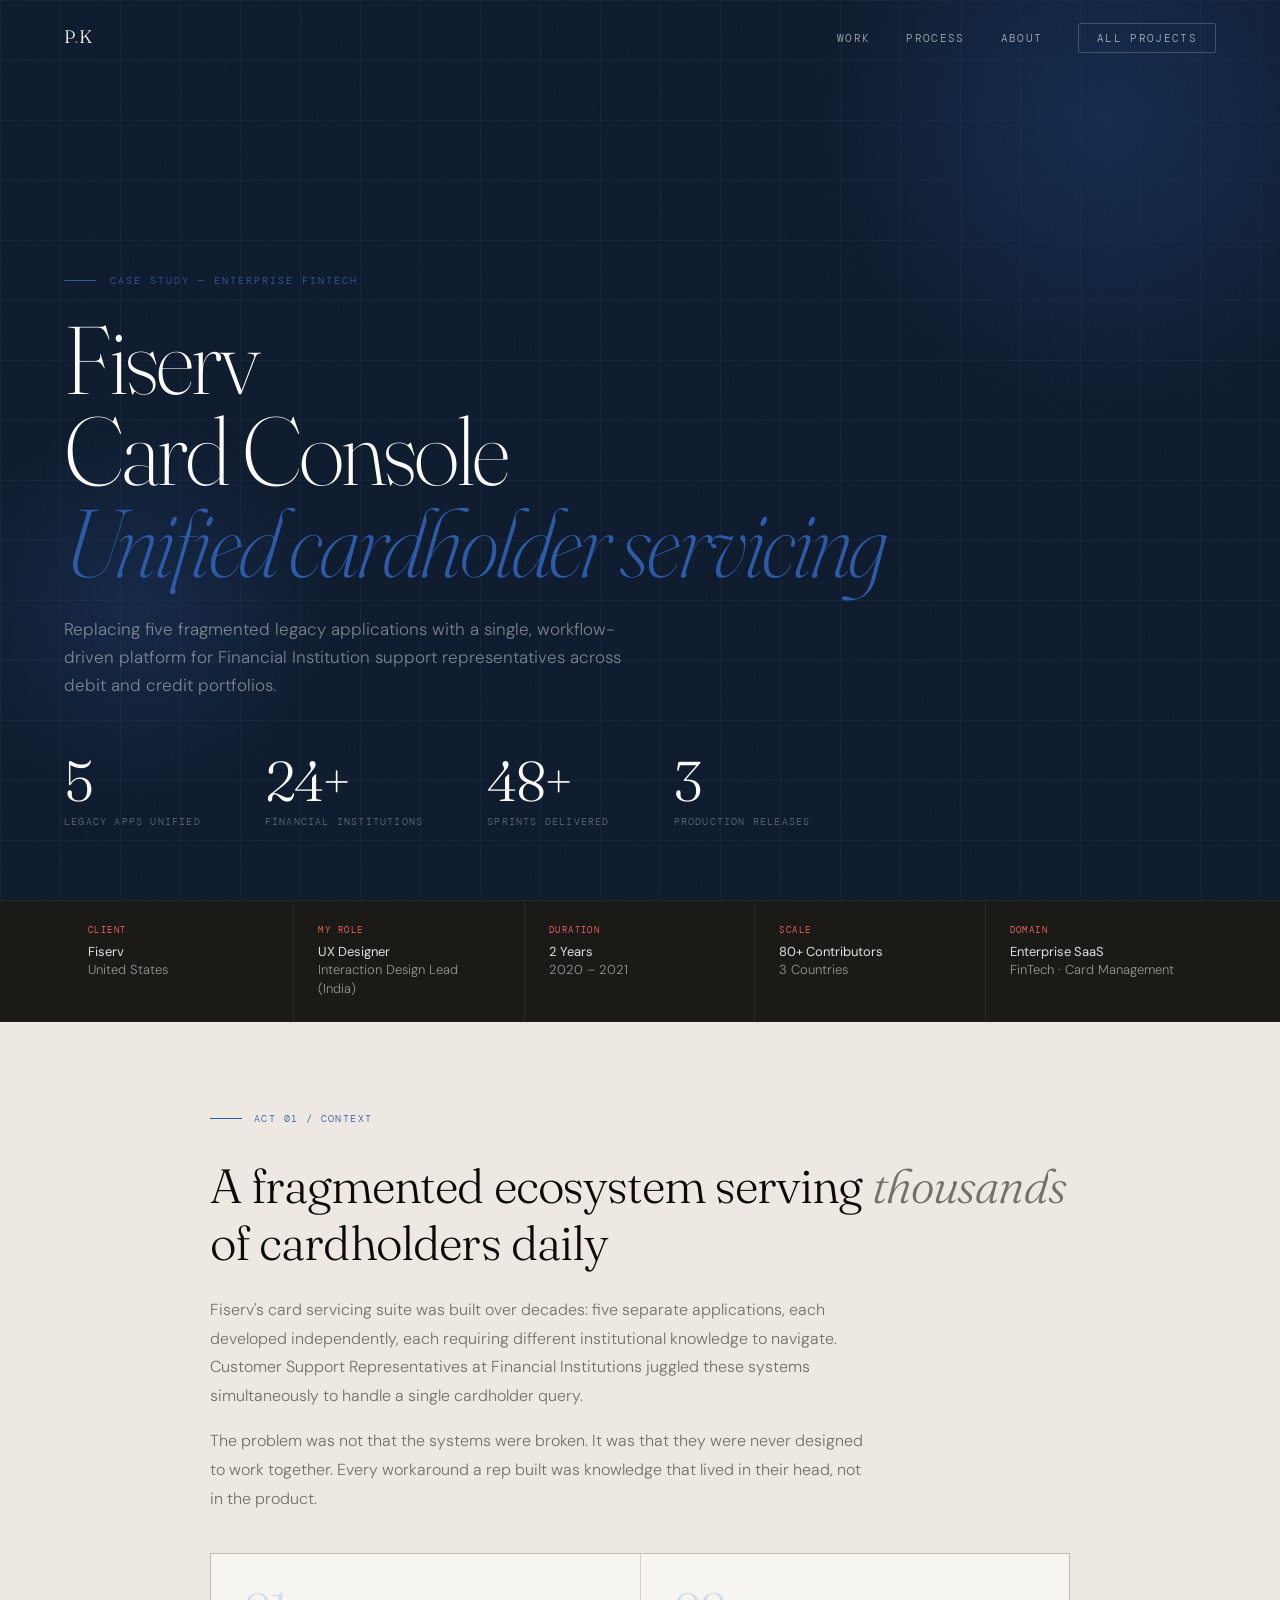
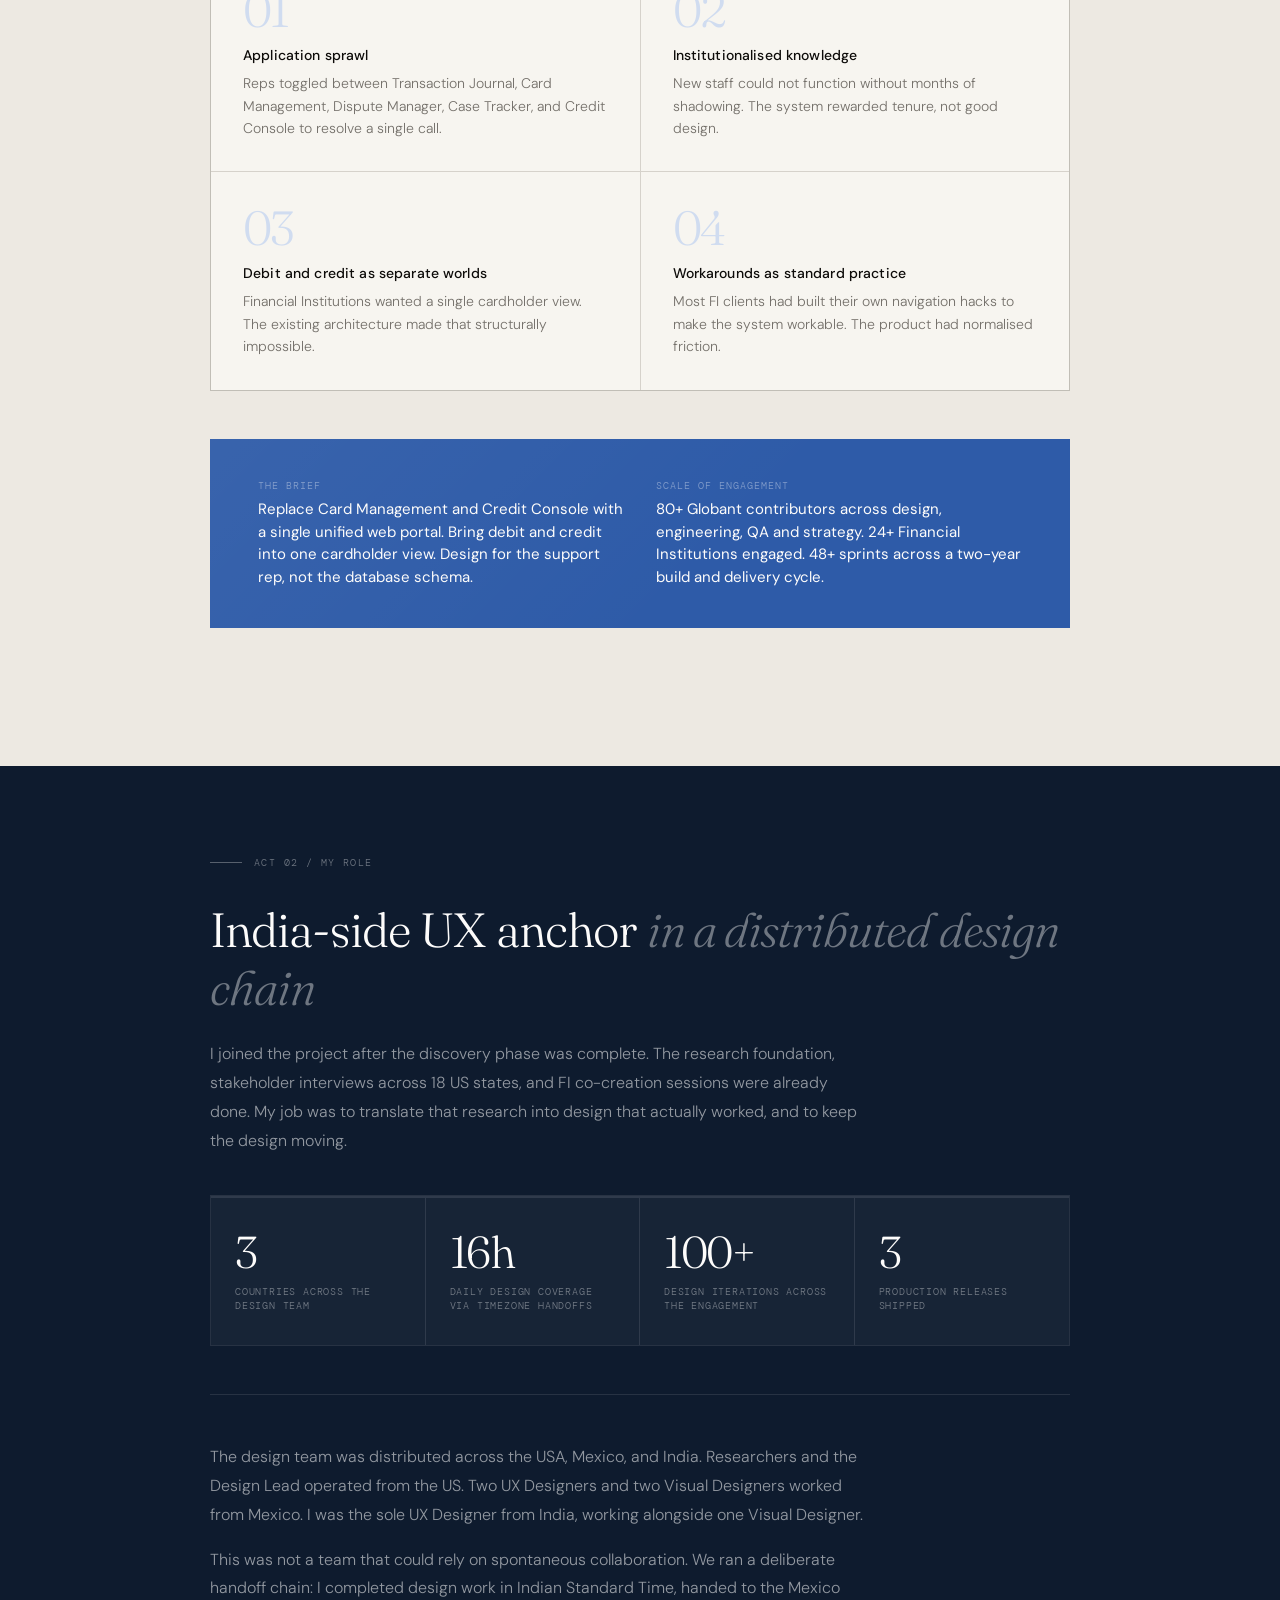
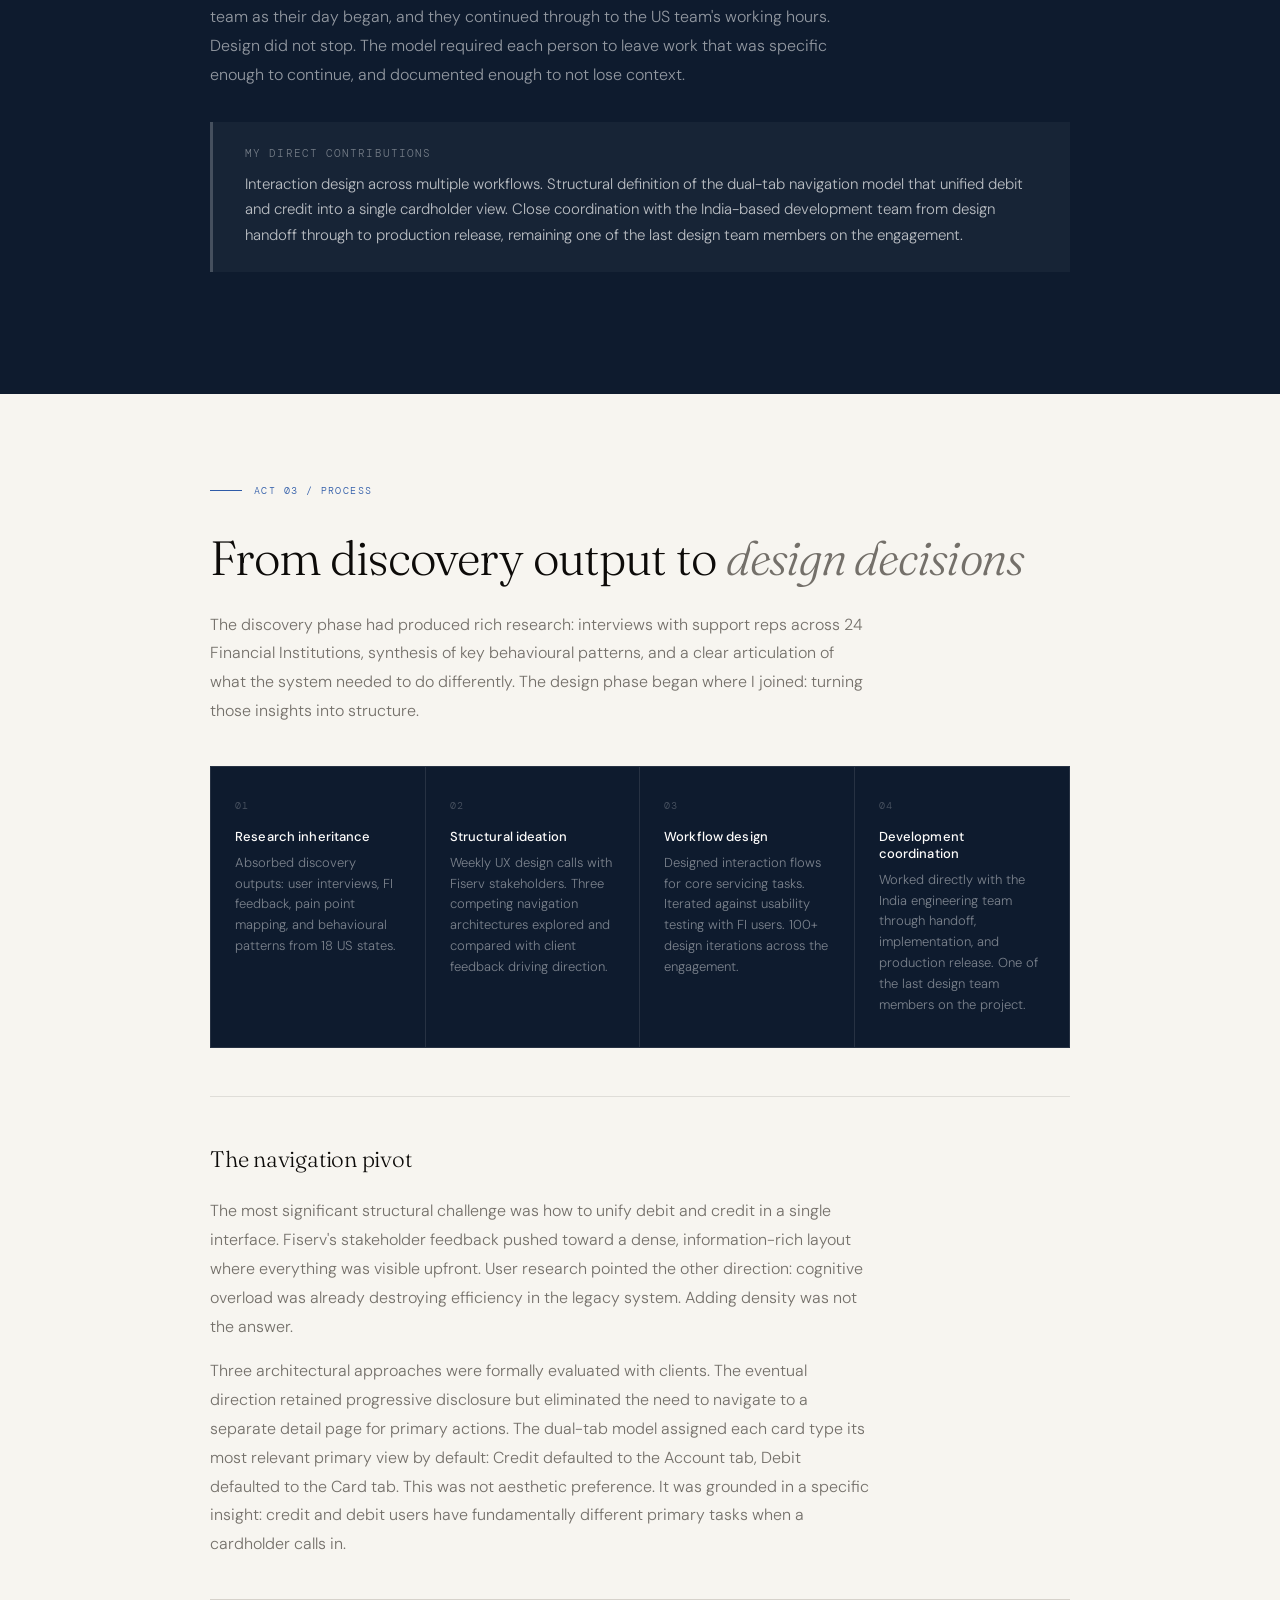
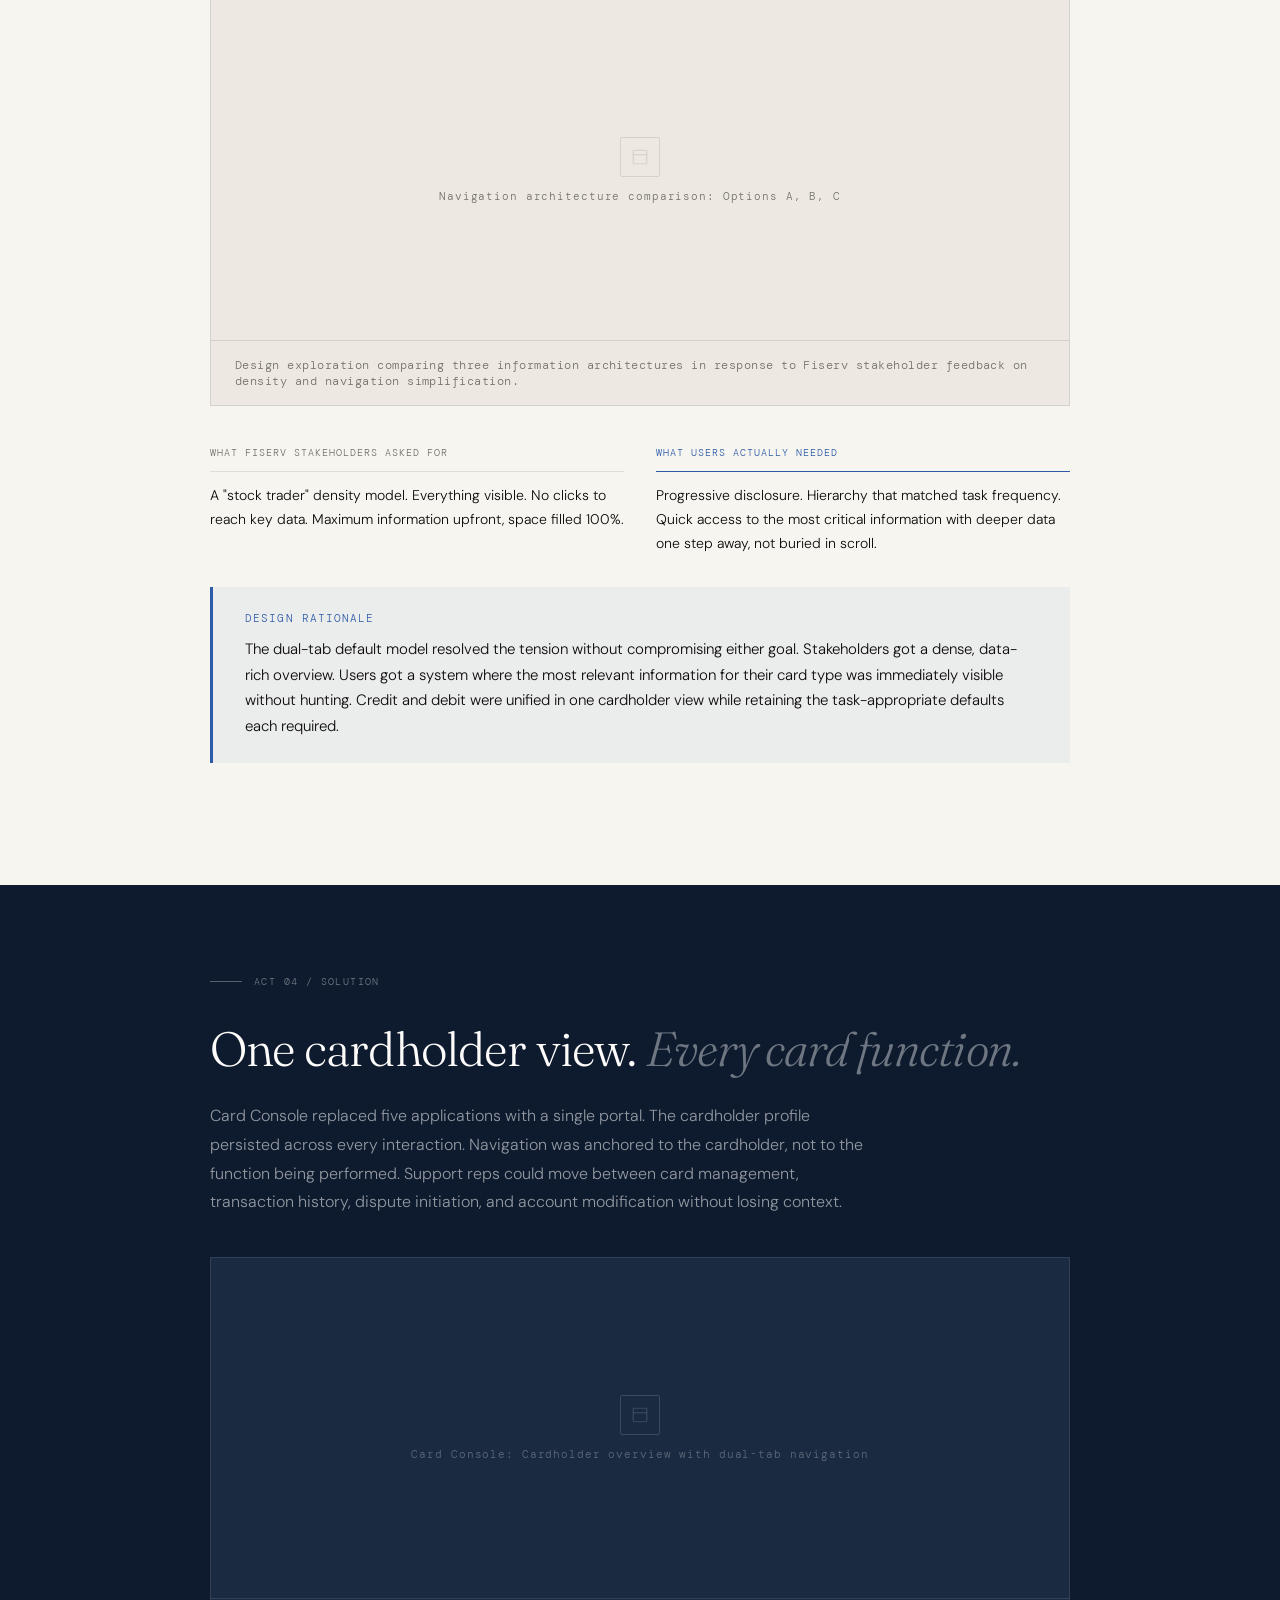
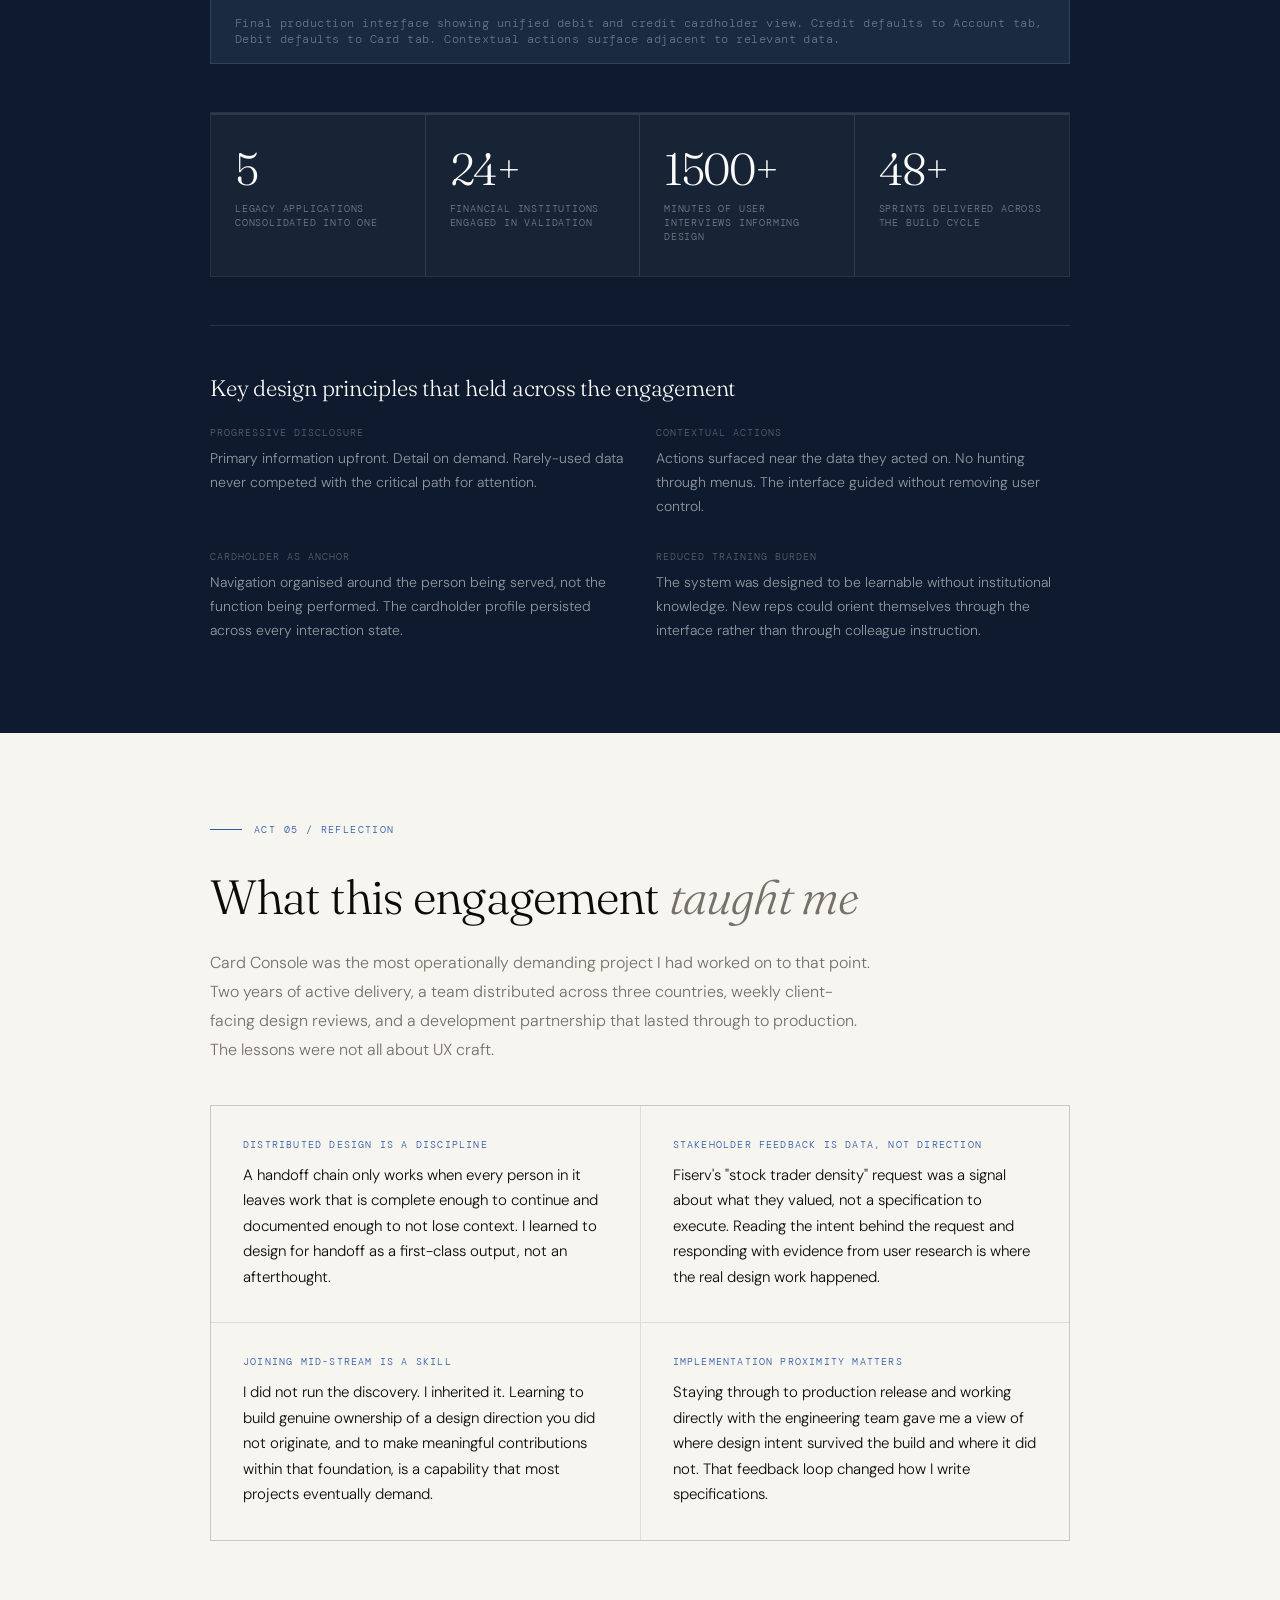
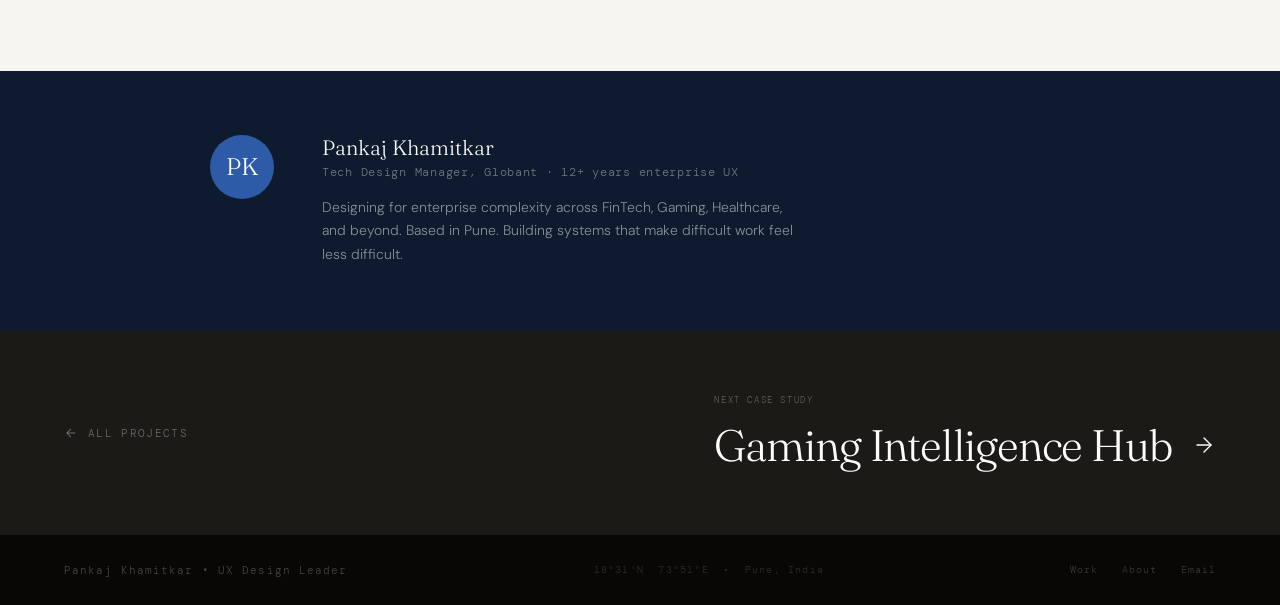
<file: work/fiserv-case-study.html>
<!DOCTYPE html>
<html lang="en">
<head>
<meta charset="UTF-8">
<meta name="viewport" content="width=device-width, initial-scale=1.0">
<title>Fiserv Card Console &mdash; Pankaj Khamitkar</title>
<meta name="description" content="Replacing five fragmented legacy applications with a single, workflow-driven platform for Financial Institution support representatives across debit and credit portfolios.">

<link rel="preconnect" href="https://fonts.googleapis.com">
<link rel="preconnect" href="https://fonts.gstatic.com" crossorigin>
<link rel="stylesheet" href="../assets/css/tokens.css">
<link rel="stylesheet" href="../assets/css/shared.css">
<link rel="stylesheet" href="../assets/css/case-study.css">

<style>
/* ============================================================
   FISERV: page-specific styles
   Page accent: blue (#2E5BA8) — distinct identity within shared system
   ============================================================ */

:root {
  --page-accent:   #2E5BA8;
  --accent-mid:    #2E5BA8;
  --accent-pale:   #D0DCF0;
  --accent-dim:    #D0DCF0;
  --dark-bg:       #0E1B2E;
}

/* HERO: blue-toned dark with grid overlay */
#hero {
  background: var(--dark-bg);
}

.hero-grid {
  position: absolute;
  inset: 0;
  background-image:
    linear-gradient(rgba(255, 255, 255, 0.03) 1px, transparent 1px),
    linear-gradient(90deg, rgba(255, 255, 255, 0.03) 1px, transparent 1px);
  background-size: 60px 60px;
  pointer-events: none;
}

.hero-glow {
  position: absolute;
  top: -20%; right: -10%;
  width: 600px; height: 600px;
  background: radial-gradient(circle, rgba(26, 60, 110, 0.5) 0%, transparent 70%);
  pointer-events: none;
}

.hero-glow-2 {
  position: absolute;
  bottom: 10%; left: -5%;
  width: 400px; height: 400px;
  background: radial-gradient(circle, rgba(46, 91, 168, 0.2) 0%, transparent 70%);
  pointer-events: none;
}

/* Override shared section-tag colour for blue accent */
.section-tag         { color: var(--page-accent); }
.section-tag::before { background: var(--page-accent); }

/* ACT LABEL (Fiserv's unique labelling pattern) */
.act-label {
  font-family: 'DM Mono', monospace;
  font-size: 10px;
  letter-spacing: 0.14em;
  text-transform: uppercase;
  color: var(--page-accent);
  display: flex;
  align-items: center;
  gap: 0.75rem;
  margin-bottom: 2rem;
}

.act-label::before {
  content: '';
  display: block;
  width: 2rem;
  height: 1px;
  background: var(--page-accent);
  flex-shrink: 0;
}

.act-label.on-dark { color: rgba(255, 255, 255, 0.4); }
.act-label.on-dark::before { background: rgba(255, 255, 255, 0.3); }

/* SECTION BACKGROUNDS */
.section-light { background: var(--paper-warm); }
.section-blue  { background: var(--dark-bg); color: var(--white); }

/* TYPOGRAPHY */
.section-heading {
  font-family: 'Fraunces', serif;
  font-weight: 300;
  font-size: clamp(2rem, 4vw, 3rem);
  line-height: 1.2;
  letter-spacing: -0.02em;
  margin-bottom: 1.5rem;
  color: var(--ink);
}

.section-heading em { font-style: italic; color: var(--muted); }
.section-heading.on-dark { color: var(--white); }
.section-heading.on-dark em { color: rgba(255, 255, 255, 0.4); }

.body-text {
  font-size: 16px;
  line-height: 1.8;
  color: var(--muted);
  max-width: 660px;
}

.body-text + .body-text { margin-top: 1rem; }
.body-text.on-dark { color: rgba(255, 255, 255, 0.55); }

/* STATS GRID */
.stats-grid {
  display: grid;
  grid-template-columns: repeat(4, 1fr);
  gap: 0;
  border: 1px solid var(--border);
  margin: 3rem 0;
}

.stat-cell {
  padding: 2rem 1.5rem;
  border-right: 1px solid var(--border);
}

.stat-cell:last-child { border-right: none; }

.stat-number {
  font-family: 'Fraunces', serif;
  font-size: 2.8rem;
  font-weight: 300;
  line-height: 1;
  color: var(--ink);
  letter-spacing: -0.03em;
  margin-bottom: 0.4rem;
}

.stat-label {
  font-family: 'DM Mono', monospace;
  font-size: 10px;
  letter-spacing: 0.08em;
  text-transform: uppercase;
  color: var(--muted);
  line-height: 1.4;
}

.stats-grid.dark {
  border-color: rgba(255, 255, 255, 0.1);
}

.stats-grid.dark .stat-cell { border-color: rgba(255, 255, 255, 0.1); }
.stats-grid.dark .stat-number { color: var(--white); }
.stats-grid.dark .stat-label { color: rgba(255, 255, 255, 0.4); }

/* ROLE BANNER */
.role-banner {
  background: var(--page-accent);
  padding: 2.5rem 3rem;
  margin: 3rem 0;
  position: relative;
  overflow: hidden;
}

.role-banner::before {
  content: '';
  position: absolute;
  inset: 0;
  background: linear-gradient(135deg, rgba(255, 255, 255, 0.05) 0%, transparent 60%);
}

.role-banner-inner {
  position: relative;
  z-index: 1;
  display: grid;
  grid-template-columns: 1fr 1fr;
  gap: 2rem;
}

.role-item-label {
  font-family: 'DM Mono', monospace;
  font-size: 10px;
  letter-spacing: 0.1em;
  text-transform: uppercase;
  color: rgba(255, 255, 255, 0.4);
  margin-bottom: 0.4rem;
}

.role-item-value {
  font-size: 15px;
  color: var(--white);
  font-weight: 400;
  line-height: 1.5;
}

/* CHALLENGE CARDS */
.challenge-grid {
  display: grid;
  grid-template-columns: 1fr 1fr;
  gap: 1px;
  background: var(--border);
  margin: 2.5rem 0;
  border: 1px solid var(--border);
}

.challenge-card {
  background: var(--paper);
  padding: 2rem;
}

.challenge-number {
  font-family: 'Fraunces', serif;
  font-size: 3rem;
  font-weight: 300;
  color: var(--accent-dim);
  line-height: 1;
  margin-bottom: 0.75rem;
  letter-spacing: -0.04em;
}

.challenge-title {
  font-size: 14px;
  font-weight: 500;
  color: var(--ink);
  margin-bottom: 0.5rem;
  letter-spacing: 0.01em;
}

.challenge-desc { font-size: 14px; color: var(--muted); line-height: 1.6; }

/* PROCESS STEPS */
.process-steps {
  display: grid;
  grid-template-columns: repeat(4, 1fr);
  gap: 0;
  border: 1px solid rgba(255, 255, 255, 0.1);
  margin: 2.5rem 0;
}

.process-step {
  padding: 2rem 1.5rem;
  border-right: 1px solid rgba(255, 255, 255, 0.1);
}

.process-step:last-child { border-right: none; }

.process-step-num {
  font-family: 'DM Mono', monospace;
  font-size: 10px;
  color: rgba(255, 255, 255, 0.25);
  letter-spacing: 0.1em;
  margin-bottom: 1rem;
}

.process-step-title {
  font-size: 13px;
  font-weight: 500;
  color: var(--white);
  margin-bottom: 0.5rem;
  letter-spacing: 0.01em;
}

.process-step-desc { font-size: 13px; color: rgba(255, 255, 255, 0.45); line-height: 1.6; }

/* CONTRIBUTION BLOCK */
.contribution-block {
  border-left: 3px solid var(--page-accent);
  padding: 1.5rem 2rem;
  margin: 2rem 0;
  background: rgba(46, 91, 168, 0.06);
}

.contribution-block-title {
  font-family: 'DM Mono', monospace;
  font-size: 11px;
  letter-spacing: 0.1em;
  text-transform: uppercase;
  color: var(--page-accent);
  margin-bottom: 0.75rem;
}

.contribution-block-text { font-size: 15px; line-height: 1.7; color: var(--ink); }

/* SCREEN WRAPPER */
.screen-wrapper {
  border: 1px solid var(--border);
  margin: 2.5rem 0;
  background: var(--paper-warm);
  position: relative;
}

.screen-wrapper.dark {
  background: #1a2a40;
  border-color: rgba(255, 255, 255, 0.1);
}

.screen-placeholder {
  height: 340px;
  display: flex;
  align-items: center;
  justify-content: center;
  flex-direction: column;
  gap: 0.75rem;
}

.screen-placeholder-label {
  font-family: 'DM Mono', monospace;
  font-size: 11px;
  color: var(--muted);
  letter-spacing: 0.08em;
}

.screen-wrapper.dark .screen-placeholder-label { color: rgba(255, 255, 255, 0.3); }

.screen-placeholder-icon {
  width: 40px; height: 40px;
  border: 1px solid var(--border);
  border-radius: 2px;
  display: flex;
  align-items: center;
  justify-content: center;
  color: var(--border);
}

.screen-wrapper.dark .screen-placeholder-icon { border-color: rgba(255,255,255,0.15); color: rgba(255,255,255,0.15); }

.screen-caption {
  padding: 1rem 1.5rem;
  border-top: 1px solid var(--border);
  font-family: 'DM Mono', monospace;
  font-size: 12px;
  color: var(--muted);
  letter-spacing: 0.04em;
}

.screen-wrapper.dark .screen-caption { border-color: rgba(255,255,255,0.1); color: rgba(255,255,255,0.35); }

/* DECISION ROW */
.decision-row {
  display: grid;
  grid-template-columns: 1fr 1fr;
  gap: 2rem;
  margin: 2rem 0;
}

.decision-col-label {
  font-family: 'DM Mono', monospace;
  font-size: 10px;
  letter-spacing: 0.1em;
  text-transform: uppercase;
  color: var(--muted);
  margin-bottom: 0.75rem;
  padding-bottom: 0.75rem;
  border-bottom: 1px solid var(--border);
}

.decision-col-label.accent { color: var(--page-accent); border-color: var(--page-accent); }
.decision-text { font-size: 14px; color: var(--ink); line-height: 1.7; }

/* REFLECTION GRID */
.reflection-grid {
  display: grid;
  grid-template-columns: 1fr 1fr;
  gap: 1px;
  background: var(--border);
  border: 1px solid var(--border);
  margin: 2.5rem 0;
}

.reflection-cell { background: var(--paper); padding: 2rem; }

.reflection-cell-label {
  font-family: 'DM Mono', monospace;
  font-size: 10px;
  letter-spacing: 0.12em;
  text-transform: uppercase;
  color: var(--page-accent);
  margin-bottom: 0.75rem;
}

.reflection-cell-text { font-size: 15px; color: var(--ink); line-height: 1.7; }

/* AUTHOR BLOCK */
.author-block {
  padding: 4rem 2rem;
  background: var(--dark-bg);
}

.author-inner {
  max-width: 860px;
  margin: 0 auto;
  display: flex;
  align-items: flex-start;
  gap: 3rem;
}

.author-avatar {
  width: 64px; height: 64px;
  border-radius: 50%;
  background: var(--page-accent);
  flex-shrink: 0;
  display: flex;
  align-items: center;
  justify-content: center;
  font-family: 'Fraunces', serif;
  font-size: 1.5rem;
  color: var(--white);
  font-weight: 300;
}

.author-name {
  font-family: 'Fraunces', serif;
  font-size: 1.3rem;
  color: var(--white);
  font-weight: 300;
  margin-bottom: 0.25rem;
}

.author-role {
  font-family: 'DM Mono', monospace;
  font-size: 12px;
  color: rgba(255, 255, 255, 0.4);
  letter-spacing: 0.06em;
  margin-bottom: 1rem;
}

.author-bio { font-size: 14px; color: rgba(255, 255, 255, 0.5); max-width: 480px; line-height: 1.7; }

/* PRINCIPLES GRID */
.principles-2col {
  display: grid;
  grid-template-columns: 1fr 1fr;
  gap: 2rem;
}

.principle-key {
  font-family: 'DM Mono', monospace;
  font-size: 10px;
  letter-spacing: 0.1em;
  text-transform: uppercase;
  color: rgba(255, 255, 255, 0.3);
  margin-bottom: 0.5rem;
}

.principle-val { font-size: 14px; color: rgba(255, 255, 255, 0.55); line-height: 1.7; }

/* SECTION INNER OVERRIDE (Fiserv uses 860px max-width) */
.fiserv .section-inner { max-width: 860px; }

/* RESPONSIVE */
@media (max-width: 1000px) {
  .stats-grid          { grid-template-columns: 1fr 1fr; }
  .process-steps       { grid-template-columns: 1fr 1fr; }
}

@media (max-width: 768px) {
  .stats-grid          { grid-template-columns: 1fr 1fr; }
  .process-steps       { grid-template-columns: 1fr 1fr; }
  .challenge-grid      { grid-template-columns: 1fr; }
  .decision-row        { grid-template-columns: 1fr; }
  .reflection-grid     { grid-template-columns: 1fr; }
  .role-banner-inner   { grid-template-columns: 1fr; }
  .principles-2col     { grid-template-columns: 1fr; }
  .author-inner        { flex-direction: column; gap: 1.5rem; }
  .role-banner         { padding: 2rem; }
}

@media (max-width: 560px) {
  .stats-grid          { grid-template-columns: 1fr; }
  .process-steps       { grid-template-columns: 1fr; }
  .screen-placeholder  { height: 220px; }
}
</style>
</head>
<body class="fiserv">

<!-- NAV -->
<nav id="nav">
  <a href="../index.html" class="nav-logo">P<span>.</span>K</a>
  <ul class="nav-links">
    <li><a href="../index.html#work">Work</a></li>
    <li><a href="../index.html#methodology">Process</a></li>
    <li><a href="../index.html#about">About</a></li>
    <li><a href="../index.html" class="nav-back">All Projects</a></li>
  </ul>
</nav>

<!-- HERO -->
<section id="hero">
  <div class="hero-grid"></div>
  <div class="hero-glow"></div>
  <div class="hero-glow-2"></div>
  <div class="hero-grain"></div>
  <div class="hero-label">Case Study &mdash; Enterprise FinTech</div>
  <h1 class="hero-headline">
    Fiserv<br>
    Card Console<br>
    <em>Unified cardholder servicing</em>
  </h1>
  <p class="hero-sub">Replacing five fragmented legacy applications with a single, workflow-driven platform for Financial Institution support representatives across debit and credit portfolios.</p>
  <div class="hero-stat-row">
    <div>
      <div class="hero-stat-num">5</div>
      <div class="hero-stat-label">Legacy Apps Unified</div>
    </div>
    <div>
      <div class="hero-stat-num">24+</div>
      <div class="hero-stat-label">Financial Institutions</div>
    </div>
    <div>
      <div class="hero-stat-num">48+</div>
      <div class="hero-stat-label">Sprints Delivered</div>
    </div>
    <div>
      <div class="hero-stat-num">3</div>
      <div class="hero-stat-label">Production Releases</div>
    </div>
  </div>
</section>

<!-- CONTEXT STRIP -->
<div class="context-strip">
  <div class="ctx-cell">
    <div class="ctx-key">Client</div>
    <div class="ctx-val"><strong>Fiserv</strong><br>United States</div>
  </div>
  <div class="ctx-cell">
    <div class="ctx-key">My Role</div>
    <div class="ctx-val"><strong>UX Designer</strong><br>Interaction Design Lead (India)</div>
  </div>
  <div class="ctx-cell">
    <div class="ctx-key">Duration</div>
    <div class="ctx-val"><strong>2 Years</strong><br>2020 &ndash; 2021</div>
  </div>
  <div class="ctx-cell">
    <div class="ctx-key">Scale</div>
    <div class="ctx-val"><strong>80+ Contributors</strong><br>3 Countries</div>
  </div>
  <div class="ctx-cell">
    <div class="ctx-key">Domain</div>
    <div class="ctx-val"><strong>Enterprise SaaS</strong><br>FinTech &middot; Card Management</div>
  </div>
</div>

<!-- ACT 1: CONTEXT -->
<section class="section section-light">
  <div class="section-inner">
    <p class="act-label reveal">Act 01 / Context</p>
    <h2 class="section-heading reveal">A fragmented ecosystem serving <em>thousands</em> of cardholders daily</h2>
    <p class="body-text reveal">Fiserv's card servicing suite was built over decades: five separate applications, each developed independently, each requiring different institutional knowledge to navigate. Customer Support Representatives at Financial Institutions juggled these systems simultaneously to handle a single cardholder query.</p>
    <p class="body-text reveal" style="margin-top: 1rem">The problem was not that the systems were broken. It was that they were never designed to work together. Every workaround a rep built was knowledge that lived in their head, not in the product.</p>

    <div class="challenge-grid reveal">
      <div class="challenge-card">
        <div class="challenge-number">01</div>
        <div class="challenge-title">Application sprawl</div>
        <div class="challenge-desc">Reps toggled between Transaction Journal, Card Management, Dispute Manager, Case Tracker, and Credit Console to resolve a single call.</div>
      </div>
      <div class="challenge-card">
        <div class="challenge-number">02</div>
        <div class="challenge-title">Institutionalised knowledge</div>
        <div class="challenge-desc">New staff could not function without months of shadowing. The system rewarded tenure, not good design.</div>
      </div>
      <div class="challenge-card">
        <div class="challenge-number">03</div>
        <div class="challenge-title">Debit and credit as separate worlds</div>
        <div class="challenge-desc">Financial Institutions wanted a single cardholder view. The existing architecture made that structurally impossible.</div>
      </div>
      <div class="challenge-card">
        <div class="challenge-number">04</div>
        <div class="challenge-title">Workarounds as standard practice</div>
        <div class="challenge-desc">Most FI clients had built their own navigation hacks to make the system workable. The product had normalised friction.</div>
      </div>
    </div>

    <div class="role-banner reveal">
      <div class="role-banner-inner">
        <div>
          <div class="role-item-label">The brief</div>
          <div class="role-item-value">Replace Card Management and Credit Console with a single unified web portal. Bring debit and credit into one cardholder view. Design for the support rep, not the database schema.</div>
        </div>
        <div>
          <div class="role-item-label">Scale of engagement</div>
          <div class="role-item-value">80+ Globant contributors across design, engineering, QA and strategy. 24+ Financial Institutions engaged. 48+ sprints across a two-year build and delivery cycle.</div>
        </div>
      </div>
    </div>
  </div>
</section>

<!-- ACT 2: MY ROLE -->
<section class="section section-blue">
  <div class="section-inner">
    <p class="act-label on-dark reveal">Act 02 / My Role</p>
    <h2 class="section-heading on-dark reveal">India-side UX anchor <em>in a distributed design chain</em></h2>
    <p class="body-text on-dark reveal">I joined the project after the discovery phase was complete. The research foundation, stakeholder interviews across 18 US states, and FI co-creation sessions were already done. My job was to translate that research into design that actually worked, and to keep the design moving.</p>

    <div class="stats-grid dark reveal" style="margin-top: 2.5rem">
      <div class="stat-cell">
        <div class="stat-number">3</div>
        <div class="stat-label">Countries across the design team</div>
      </div>
      <div class="stat-cell">
        <div class="stat-number">16h</div>
        <div class="stat-label">Daily design coverage via timezone handoffs</div>
      </div>
      <div class="stat-cell">
        <div class="stat-number">100+</div>
        <div class="stat-label">Design iterations across the engagement</div>
      </div>
      <div class="stat-cell">
        <div class="stat-number">3</div>
        <div class="stat-label">Production releases shipped</div>
      </div>
    </div>

    <hr style="border: none; border-top: 1px solid rgba(255,255,255,0.1); margin: 3rem 0">

    <p class="body-text on-dark reveal">The design team was distributed across the USA, Mexico, and India. Researchers and the Design Lead operated from the US. Two UX Designers and two Visual Designers worked from Mexico. I was the sole UX Designer from India, working alongside one Visual Designer.</p>
    <p class="body-text on-dark reveal" style="margin-top: 1rem">This was not a team that could rely on spontaneous collaboration. We ran a deliberate handoff chain: I completed design work in Indian Standard Time, handed to the Mexico team as their day began, and they continued through to the US team's working hours. Design did not stop. The model required each person to leave work that was specific enough to continue, and documented enough to not lose context.</p>

    <div class="contribution-block reveal" style="background: rgba(255,255,255,0.04); border-color: rgba(255,255,255,0.2); margin-top: 2rem">
      <div class="contribution-block-title" style="color: rgba(255,255,255,0.4)">My direct contributions</div>
      <div class="contribution-block-text" style="color: rgba(255,255,255,0.7)">Interaction design across multiple workflows. Structural definition of the dual-tab navigation model that unified debit and credit into a single cardholder view. Close coordination with the India-based development team from design handoff through to production release, remaining one of the last design team members on the engagement.</div>
    </div>
  </div>
</section>

<!-- ACT 3: PROCESS -->
<section class="section">
  <div class="section-inner">
    <p class="act-label reveal">Act 03 / Process</p>
    <h2 class="section-heading reveal">From discovery output to <em>design decisions</em></h2>
    <p class="body-text reveal">The discovery phase had produced rich research: interviews with support reps across 24 Financial Institutions, synthesis of key behavioural patterns, and a clear articulation of what the system needed to do differently. The design phase began where I joined: turning those insights into structure.</p>

    <div class="process-steps reveal" style="background: var(--dark-bg)">
      <div class="process-step">
        <div class="process-step-num">01</div>
        <div class="process-step-title">Research inheritance</div>
        <div class="process-step-desc">Absorbed discovery outputs: user interviews, FI feedback, pain point mapping, and behavioural patterns from 18 US states.</div>
      </div>
      <div class="process-step">
        <div class="process-step-num">02</div>
        <div class="process-step-title">Structural ideation</div>
        <div class="process-step-desc">Weekly UX design calls with Fiserv stakeholders. Three competing navigation architectures explored and compared with client feedback driving direction.</div>
      </div>
      <div class="process-step">
        <div class="process-step-num">03</div>
        <div class="process-step-title">Workflow design</div>
        <div class="process-step-desc">Designed interaction flows for core servicing tasks. Iterated against usability testing with FI users. 100+ design iterations across the engagement.</div>
      </div>
      <div class="process-step">
        <div class="process-step-num">04</div>
        <div class="process-step-title">Development coordination</div>
        <div class="process-step-desc">Worked directly with the India engineering team through handoff, implementation, and production release. One of the last design team members on the project.</div>
      </div>
    </div>

    <hr style="border: none; border-top: 1px solid var(--border); margin: 3rem 0">

    <h3 class="reveal" style="font-family: 'Fraunces', serif; font-weight: 300; font-size: 1.4rem; margin-bottom: 1.5rem; letter-spacing: -0.01em">The navigation pivot</h3>
    <p class="body-text reveal">The most significant structural challenge was how to unify debit and credit in a single interface. Fiserv's stakeholder feedback pushed toward a dense, information-rich layout where everything was visible upfront. User research pointed the other direction: cognitive overload was already destroying efficiency in the legacy system. Adding density was not the answer.</p>
    <p class="body-text reveal" style="margin-top: 1rem">Three architectural approaches were formally evaluated with clients. The eventual direction retained progressive disclosure but eliminated the need to navigate to a separate detail page for primary actions. The dual-tab model assigned each card type its most relevant primary view by default: Credit defaulted to the Account tab, Debit defaulted to the Card tab. This was not aesthetic preference. It was grounded in a specific insight: credit and debit users have fundamentally different primary tasks when a cardholder calls in.</p>

    <div class="screen-wrapper reveal">
      <div class="screen-placeholder">
        <div class="screen-placeholder-icon">
          <svg width="18" height="18" fill="none" stroke="currentColor" stroke-width="1.5" viewBox="0 0 24 24"><rect x="3" y="3" width="18" height="18" rx="1"/><path d="M3 9h18"/></svg>
        </div>
        <span class="screen-placeholder-label">Navigation architecture comparison: Options A, B, C</span>
      </div>
      <div class="screen-caption">Design exploration comparing three information architectures in response to Fiserv stakeholder feedback on density and navigation simplification.</div>
    </div>

    <div class="decision-row reveal">
      <div>
        <div class="decision-col-label">What Fiserv stakeholders asked for</div>
        <div class="decision-text">A "stock trader" density model. Everything visible. No clicks to reach key data. Maximum information upfront, space filled 100%.</div>
      </div>
      <div>
        <div class="decision-col-label accent">What users actually needed</div>
        <div class="decision-text">Progressive disclosure. Hierarchy that matched task frequency. Quick access to the most critical information with deeper data one step away, not buried in scroll.</div>
      </div>
    </div>

    <div class="contribution-block reveal">
      <div class="contribution-block-title">Design rationale</div>
      <div class="contribution-block-text">The dual-tab default model resolved the tension without compromising either goal. Stakeholders got a dense, data-rich overview. Users got a system where the most relevant information for their card type was immediately visible without hunting. Credit and debit were unified in one cardholder view while retaining the task-appropriate defaults each required.</div>
    </div>
  </div>
</section>

<!-- ACT 4: SOLUTION -->
<section class="section section-blue">
  <div class="section-inner">
    <p class="act-label on-dark reveal">Act 04 / Solution</p>
    <h2 class="section-heading on-dark reveal">One cardholder view. <em>Every card function.</em></h2>
    <p class="body-text on-dark reveal">Card Console replaced five applications with a single portal. The cardholder profile persisted across every interaction. Navigation was anchored to the cardholder, not to the function being performed. Support reps could move between card management, transaction history, dispute initiation, and account modification without losing context.</p>

    <div class="screen-wrapper dark reveal">
      <div class="screen-placeholder">
        <div class="screen-placeholder-icon">
          <svg width="18" height="18" fill="none" stroke="currentColor" stroke-width="1.5" viewBox="0 0 24 24"><rect x="3" y="3" width="18" height="18" rx="1"/><path d="M3 9h18"/></svg>
        </div>
        <span class="screen-placeholder-label">Card Console: Cardholder overview with dual-tab navigation</span>
      </div>
      <div class="screen-caption">Final production interface showing unified debit and credit cardholder view. Credit defaults to Account tab, Debit defaults to Card tab. Contextual actions surface adjacent to relevant data.</div>
    </div>

    <div class="stats-grid dark reveal">
      <div class="stat-cell">
        <div class="stat-number">5</div>
        <div class="stat-label">Legacy applications consolidated into one</div>
      </div>
      <div class="stat-cell">
        <div class="stat-number">24+</div>
        <div class="stat-label">Financial Institutions engaged in validation</div>
      </div>
      <div class="stat-cell">
        <div class="stat-number">1500+</div>
        <div class="stat-label">Minutes of user interviews informing design</div>
      </div>
      <div class="stat-cell">
        <div class="stat-number">48+</div>
        <div class="stat-label">Sprints delivered across the build cycle</div>
      </div>
    </div>

    <hr style="border: none; border-top: 1px solid rgba(255,255,255,0.1); margin: 3rem 0">

    <h3 class="reveal" style="font-family: 'Fraunces', serif; font-weight: 300; font-size: 1.4rem; color: var(--white); margin-bottom: 1.5rem; letter-spacing: -0.01em">Key design principles that held across the engagement</h3>

    <div class="principles-2col reveal">
      <div>
        <div class="principle-key">Progressive disclosure</div>
        <div class="principle-val">Primary information upfront. Detail on demand. Rarely-used data never competed with the critical path for attention.</div>
      </div>
      <div>
        <div class="principle-key">Contextual actions</div>
        <div class="principle-val">Actions surfaced near the data they acted on. No hunting through menus. The interface guided without removing user control.</div>
      </div>
      <div>
        <div class="principle-key">Cardholder as anchor</div>
        <div class="principle-val">Navigation organised around the person being served, not the function being performed. The cardholder profile persisted across every interaction state.</div>
      </div>
      <div>
        <div class="principle-key">Reduced training burden</div>
        <div class="principle-val">The system was designed to be learnable without institutional knowledge. New reps could orient themselves through the interface rather than through colleague instruction.</div>
      </div>
    </div>
  </div>
</section>

<!-- ACT 5: REFLECTION -->
<section class="section">
  <div class="section-inner">
    <p class="act-label reveal">Act 05 / Reflection</p>
    <h2 class="section-heading reveal">What this engagement <em>taught me</em></h2>
    <p class="body-text reveal">Card Console was the most operationally demanding project I had worked on to that point. Two years of active delivery, a team distributed across three countries, weekly client-facing design reviews, and a development partnership that lasted through to production. The lessons were not all about UX craft.</p>

    <div class="reflection-grid reveal">
      <div class="reflection-cell">
        <div class="reflection-cell-label">Distributed design is a discipline</div>
        <div class="reflection-cell-text">A handoff chain only works when every person in it leaves work that is complete enough to continue and documented enough to not lose context. I learned to design for handoff as a first-class output, not an afterthought.</div>
      </div>
      <div class="reflection-cell">
        <div class="reflection-cell-label">Stakeholder feedback is data, not direction</div>
        <div class="reflection-cell-text">Fiserv's "stock trader density" request was a signal about what they valued, not a specification to execute. Reading the intent behind the request and responding with evidence from user research is where the real design work happened.</div>
      </div>
      <div class="reflection-cell">
        <div class="reflection-cell-label">Joining mid-stream is a skill</div>
        <div class="reflection-cell-text">I did not run the discovery. I inherited it. Learning to build genuine ownership of a design direction you did not originate, and to make meaningful contributions within that foundation, is a capability that most projects eventually demand.</div>
      </div>
      <div class="reflection-cell">
        <div class="reflection-cell-label">Implementation proximity matters</div>
        <div class="reflection-cell-text">Staying through to production release and working directly with the engineering team gave me a view of where design intent survived the build and where it did not. That feedback loop changed how I write specifications.</div>
      </div>
    </div>
  </div>
</section>

<!-- AUTHOR BLOCK -->
<div class="author-block">
  <div class="author-inner">
    <div class="author-avatar">PK</div>
    <div>
      <div class="author-name">Pankaj Khamitkar</div>
      <div class="author-role">Tech Design Manager, Globant &middot; 12+ years enterprise UX</div>
      <div class="author-bio">Designing for enterprise complexity across FinTech, Gaming, Healthcare, and beyond. Based in Pune. Building systems that make difficult work feel less difficult.</div>
    </div>
  </div>
</div>

<!-- NEXT STRIP -->
<div class="next-strip">
  <div>
    <a href="../index.html" class="back-home-link">
      <svg viewBox="0 0 24 24"><line x1="19" y1="12" x2="5" y2="12"/><polyline points="12 19 5 12 12 5"/></svg>
      All Projects
    </a>
  </div>
  <div>
    <div class="next-label">Next Case Study</div>
    <a href="gih-case-study.html" class="next-link">
      Gaming Intelligence Hub
      <svg viewBox="0 0 24 24"><line x1="5" y1="12" x2="19" y2="12"/><polyline points="12 5 19 12 12 19"/></svg>
    </a>
  </div>
</div>

<!-- FOOTER -->
<footer>
  <div class="footer-name">Pankaj Khamitkar &bull; UX Design Leader</div>
  <div class="footer-coords">18&#176;31'N &nbsp;73&#176;51'E &nbsp;&bull;&nbsp; Pune, India</div>
  <div class="footer-links">
    <a href="../index.html#work">Work</a>
    <a href="../index.html#about">About</a>
    <a href="mailto:pan.khamitkar@gmail.com">Email</a>
  </div>
</footer>

<script src="../assets/js/main.js"></script>
</body>
</html>
</file>
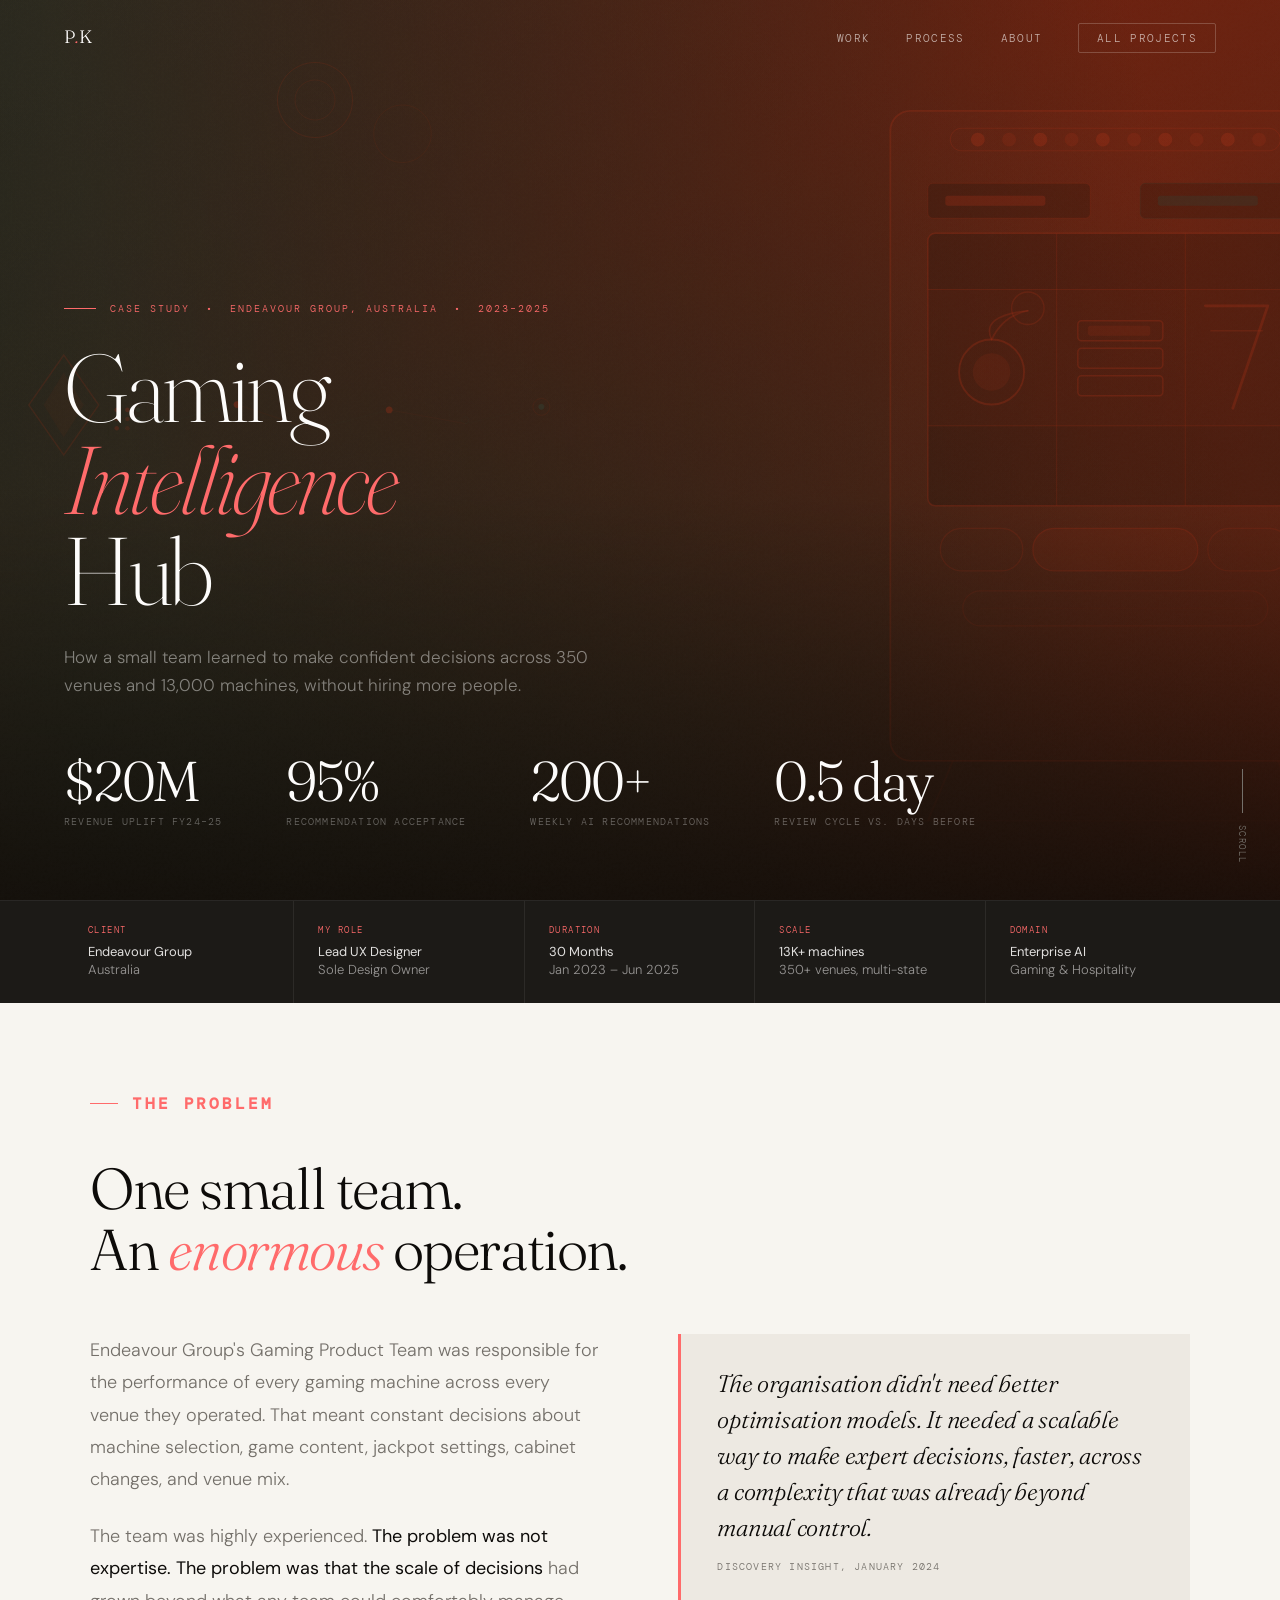
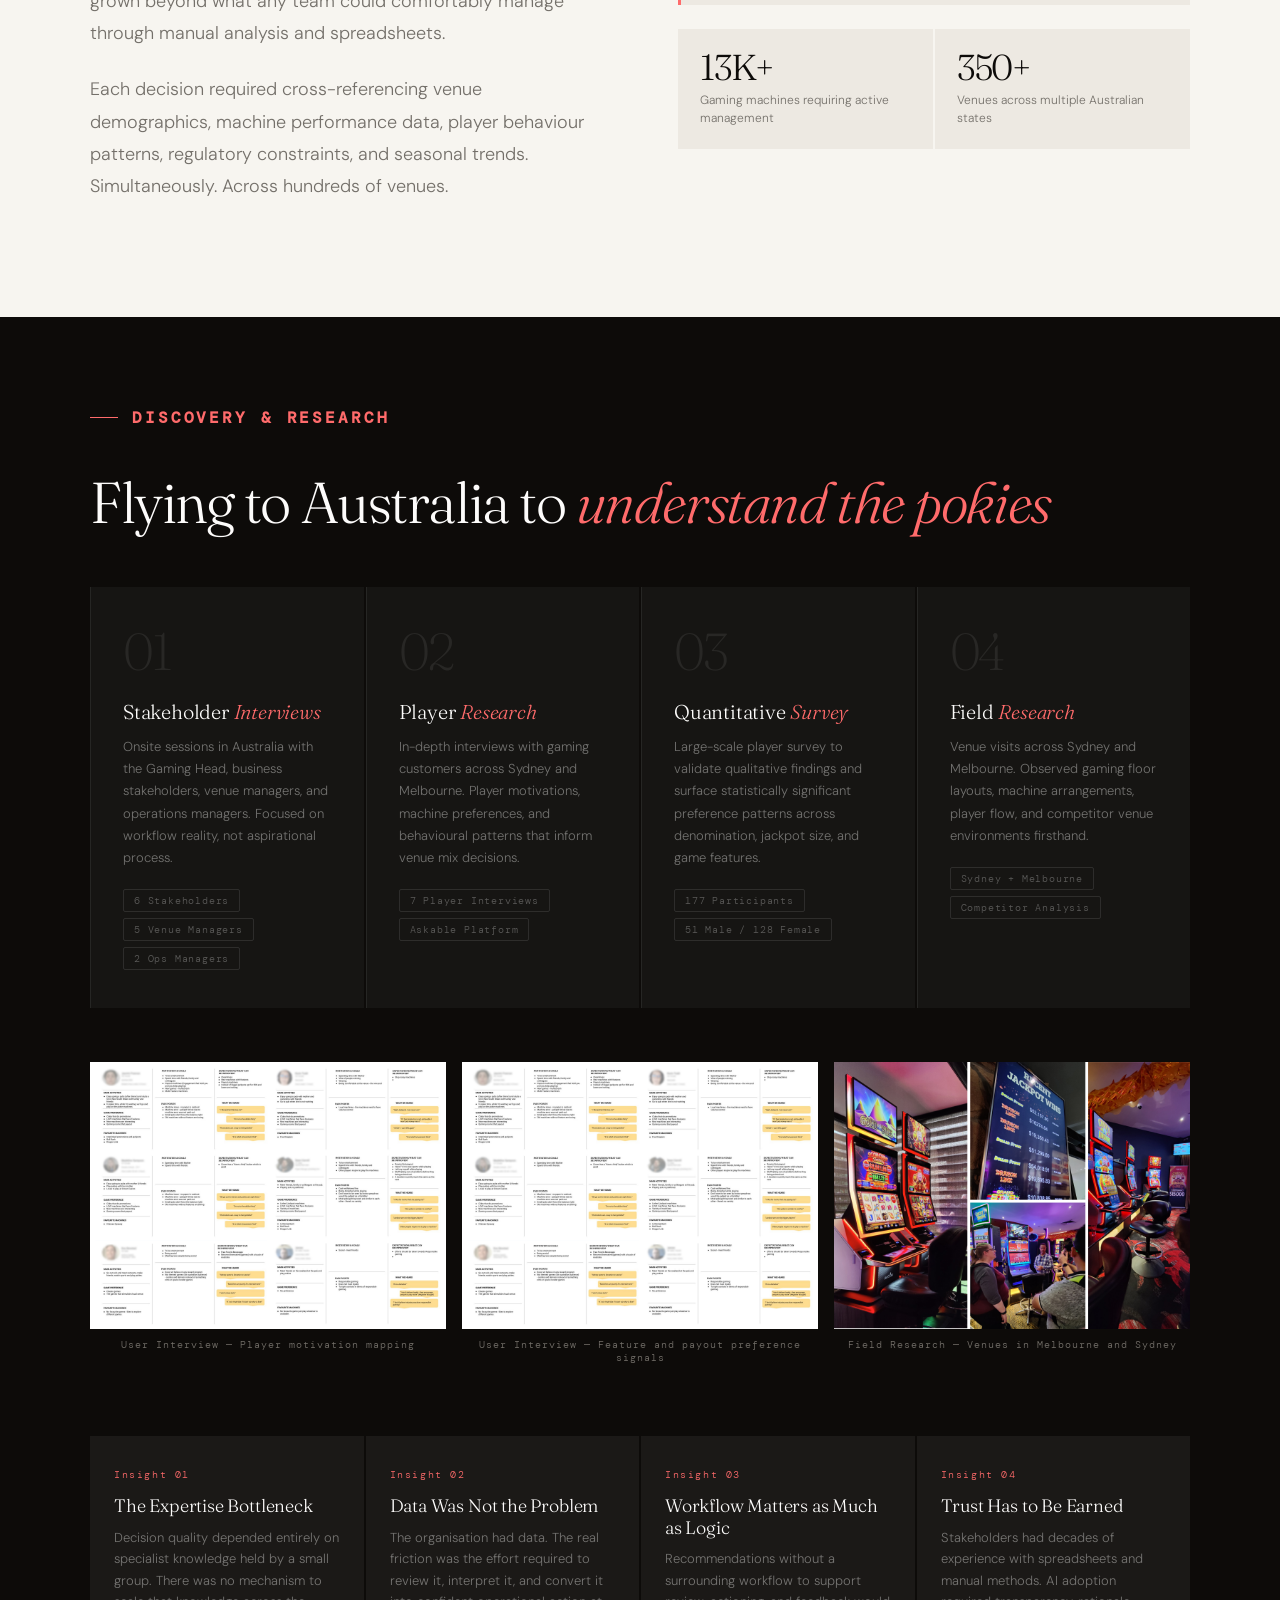
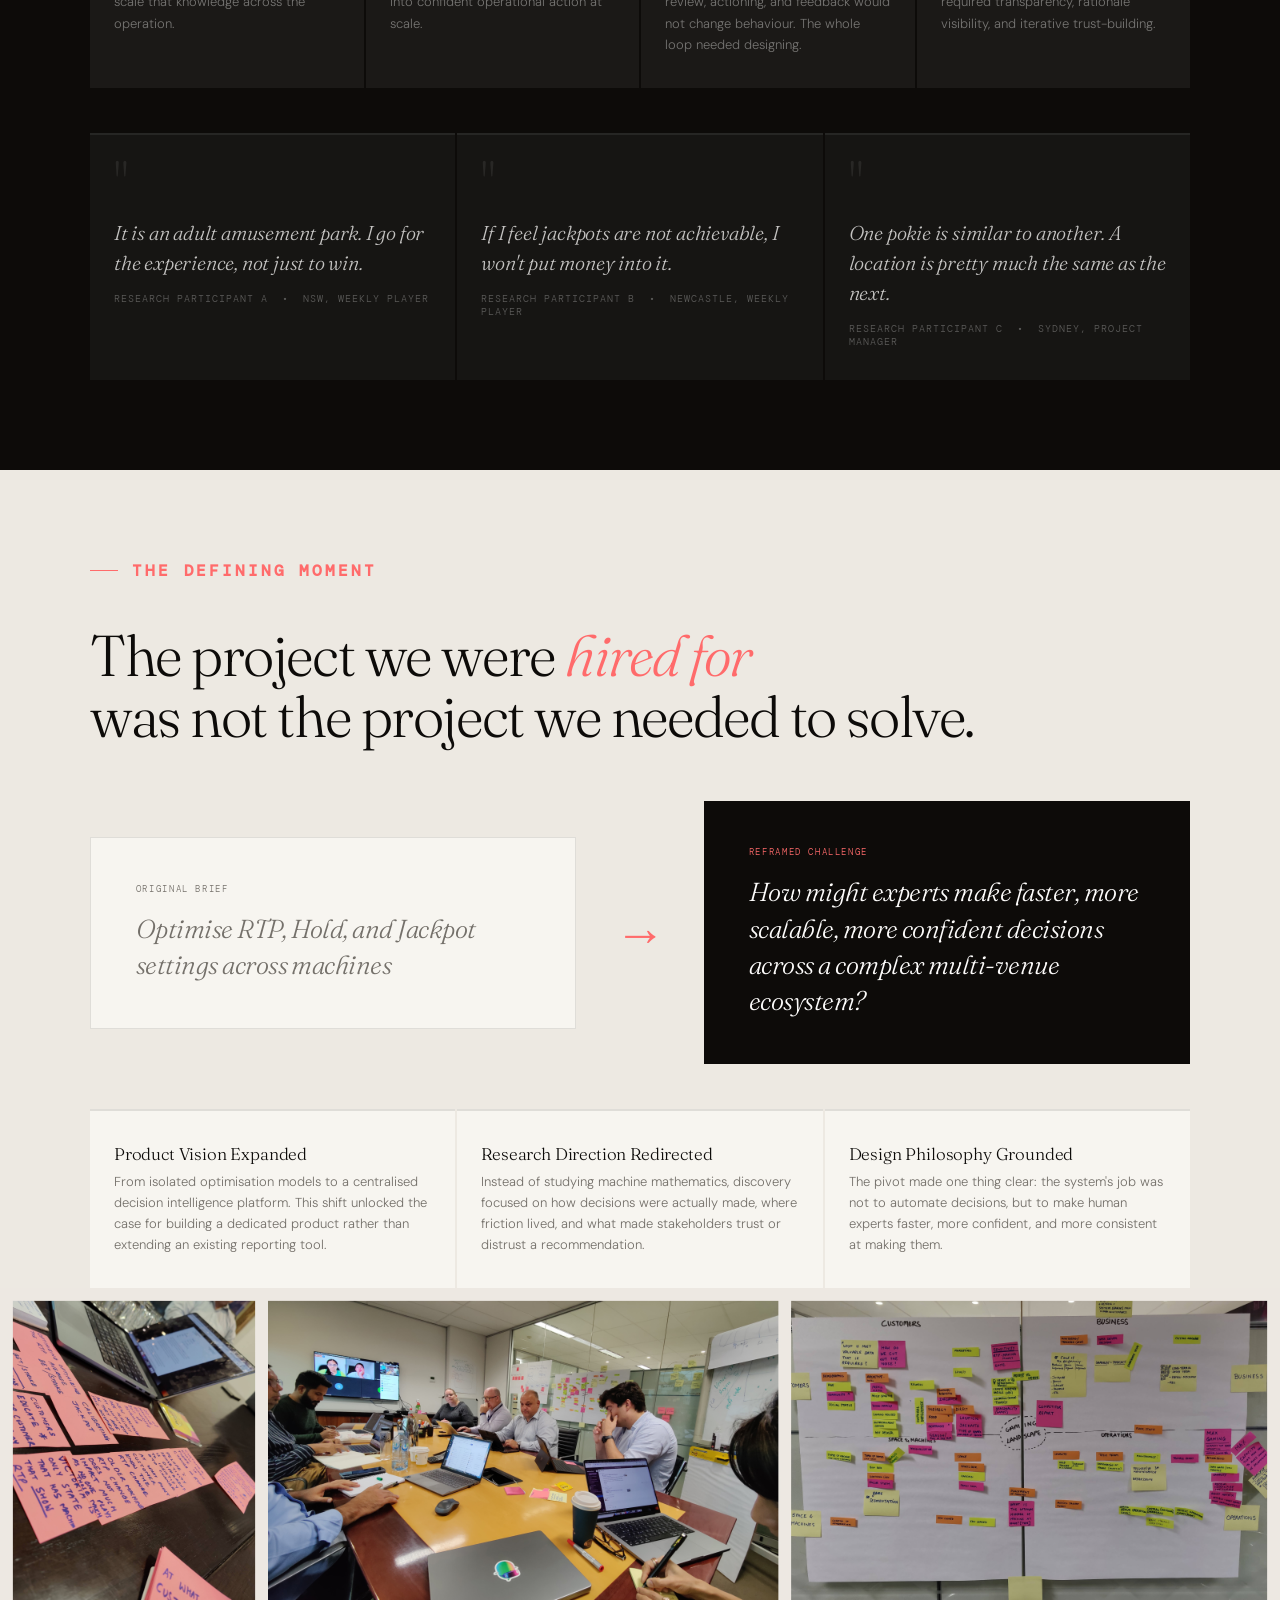
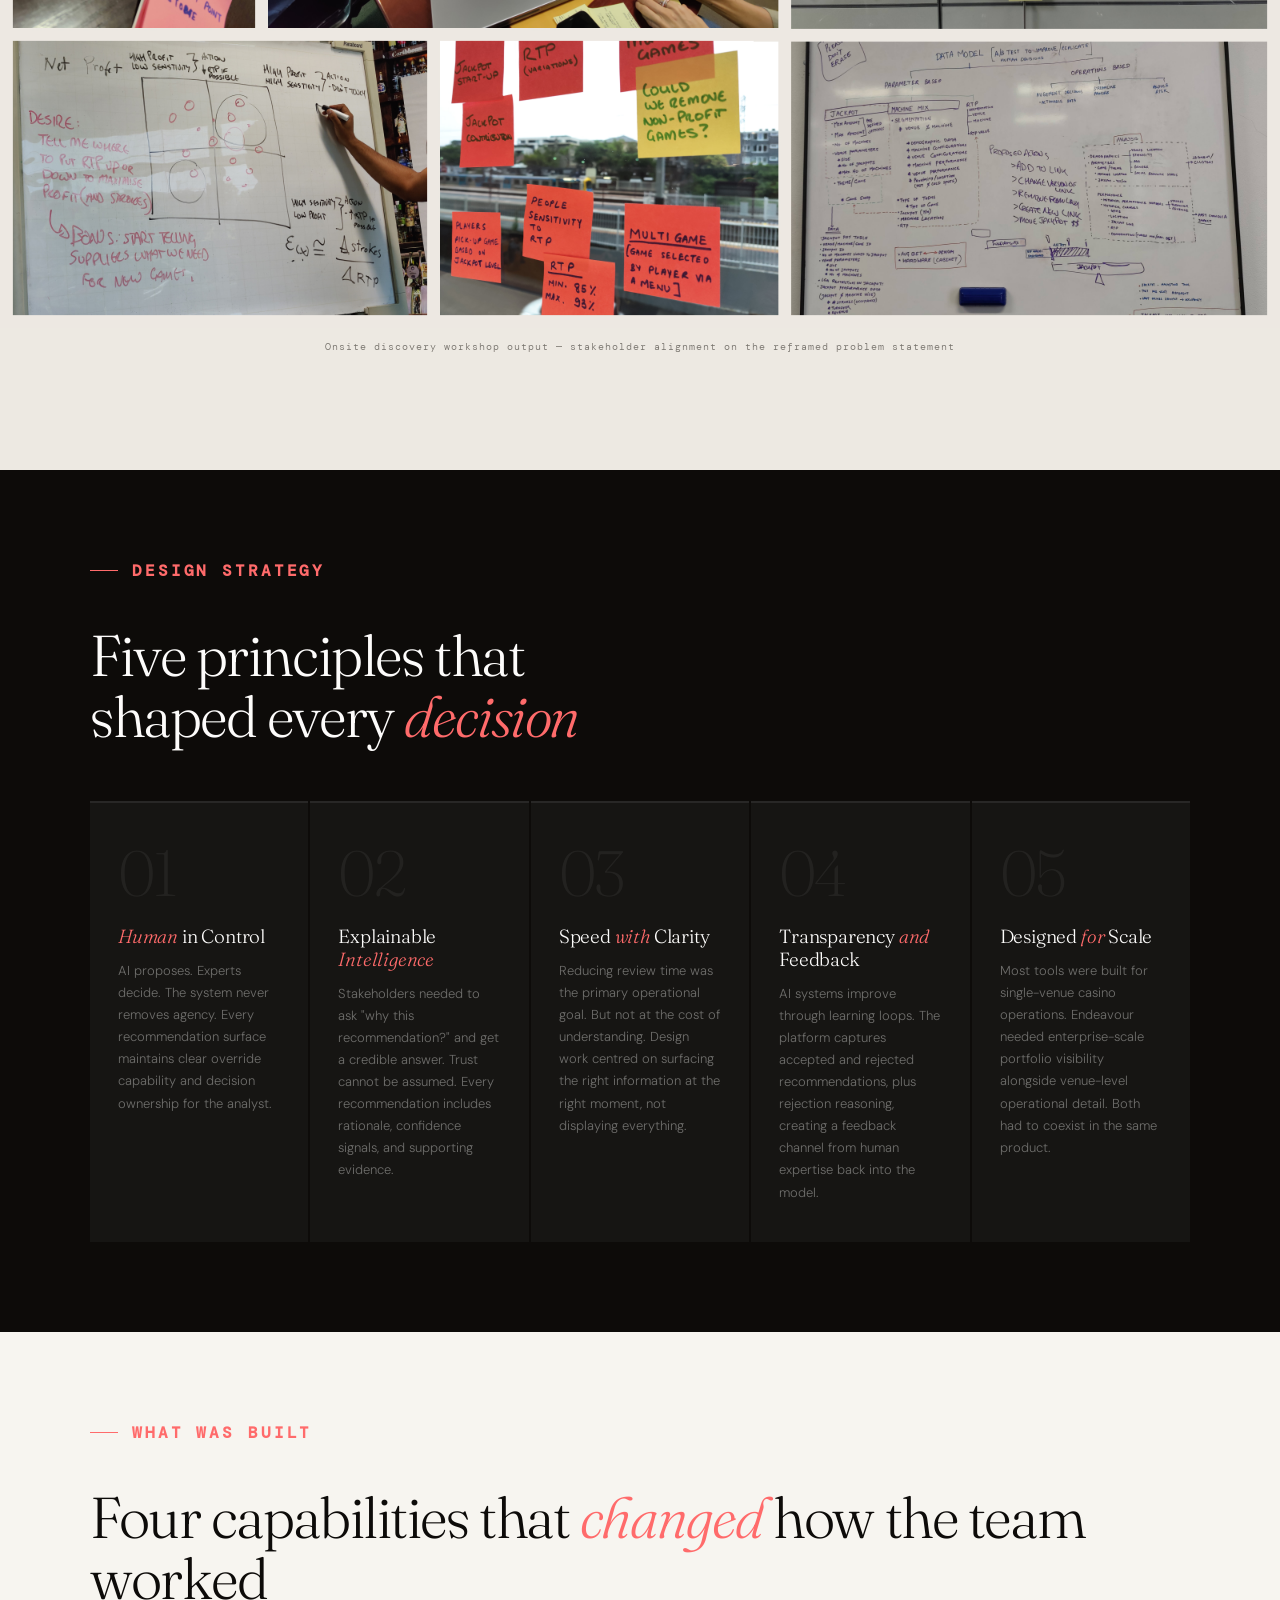
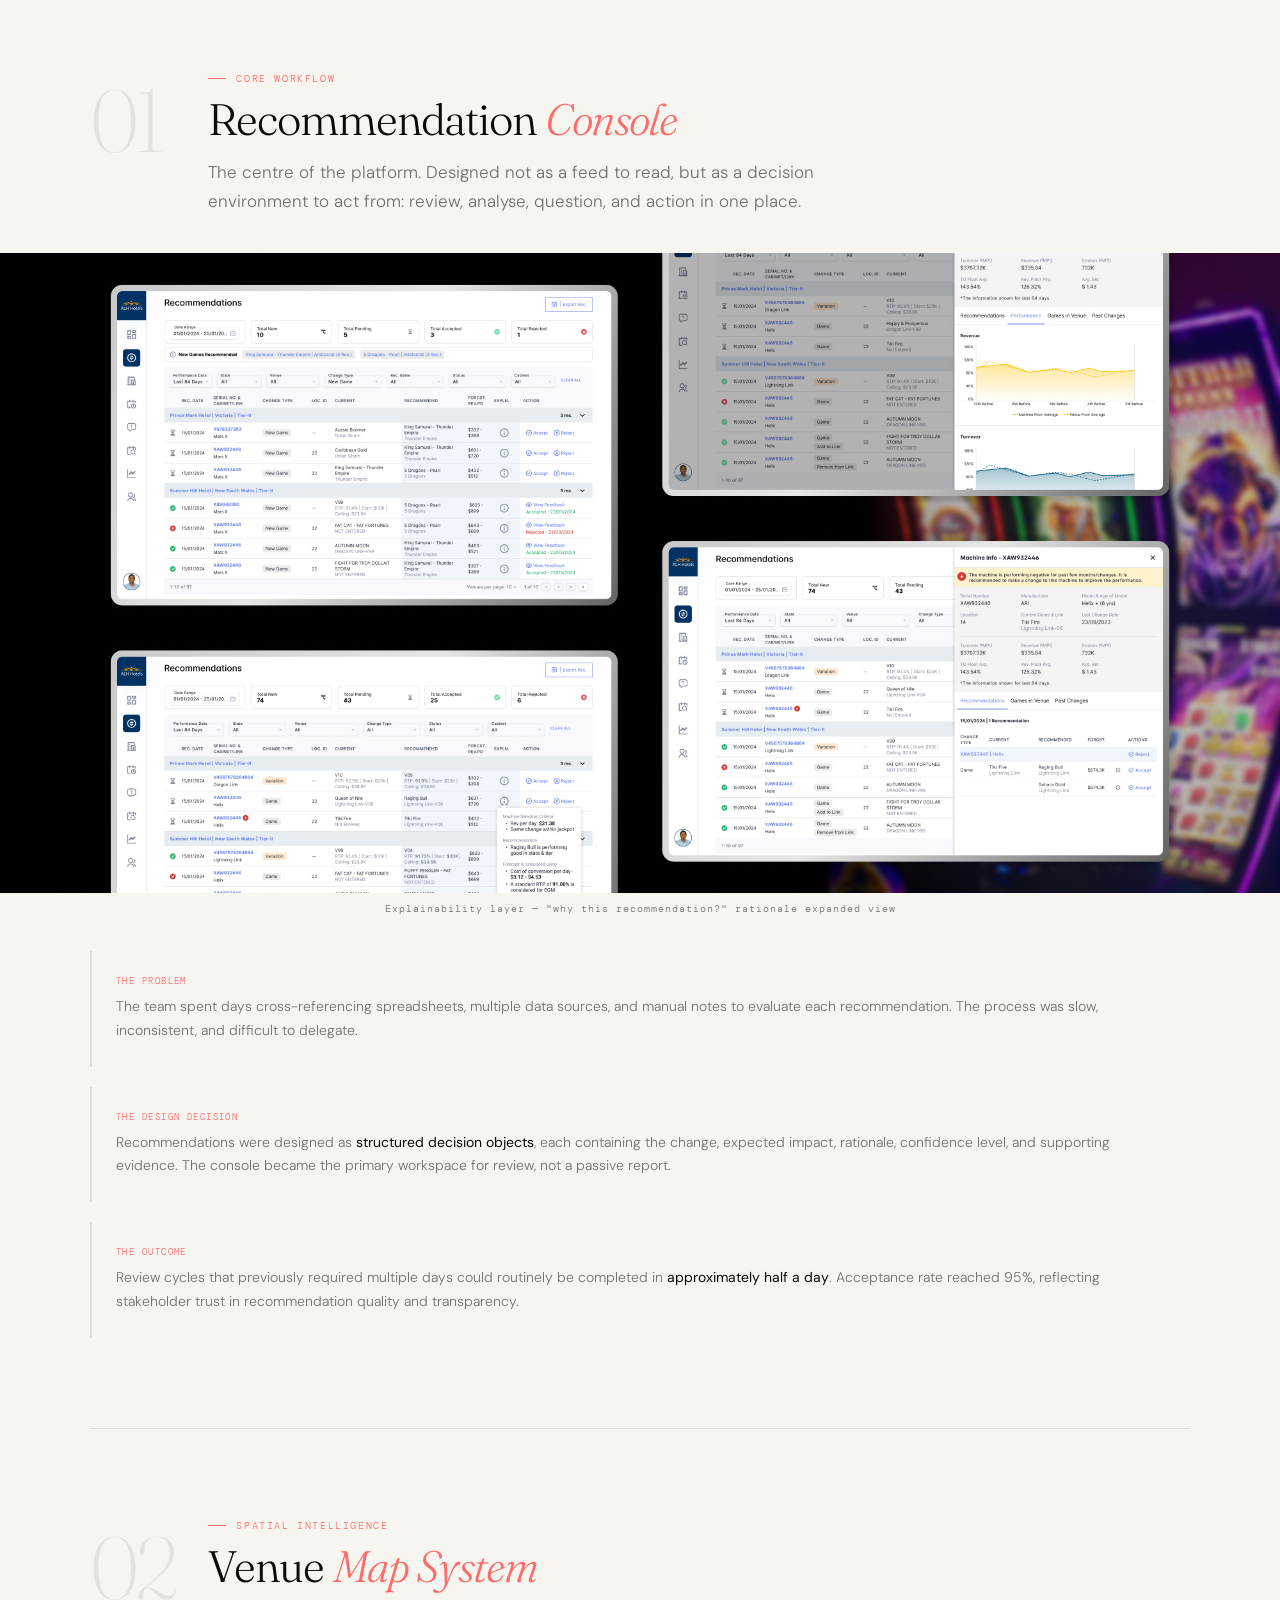
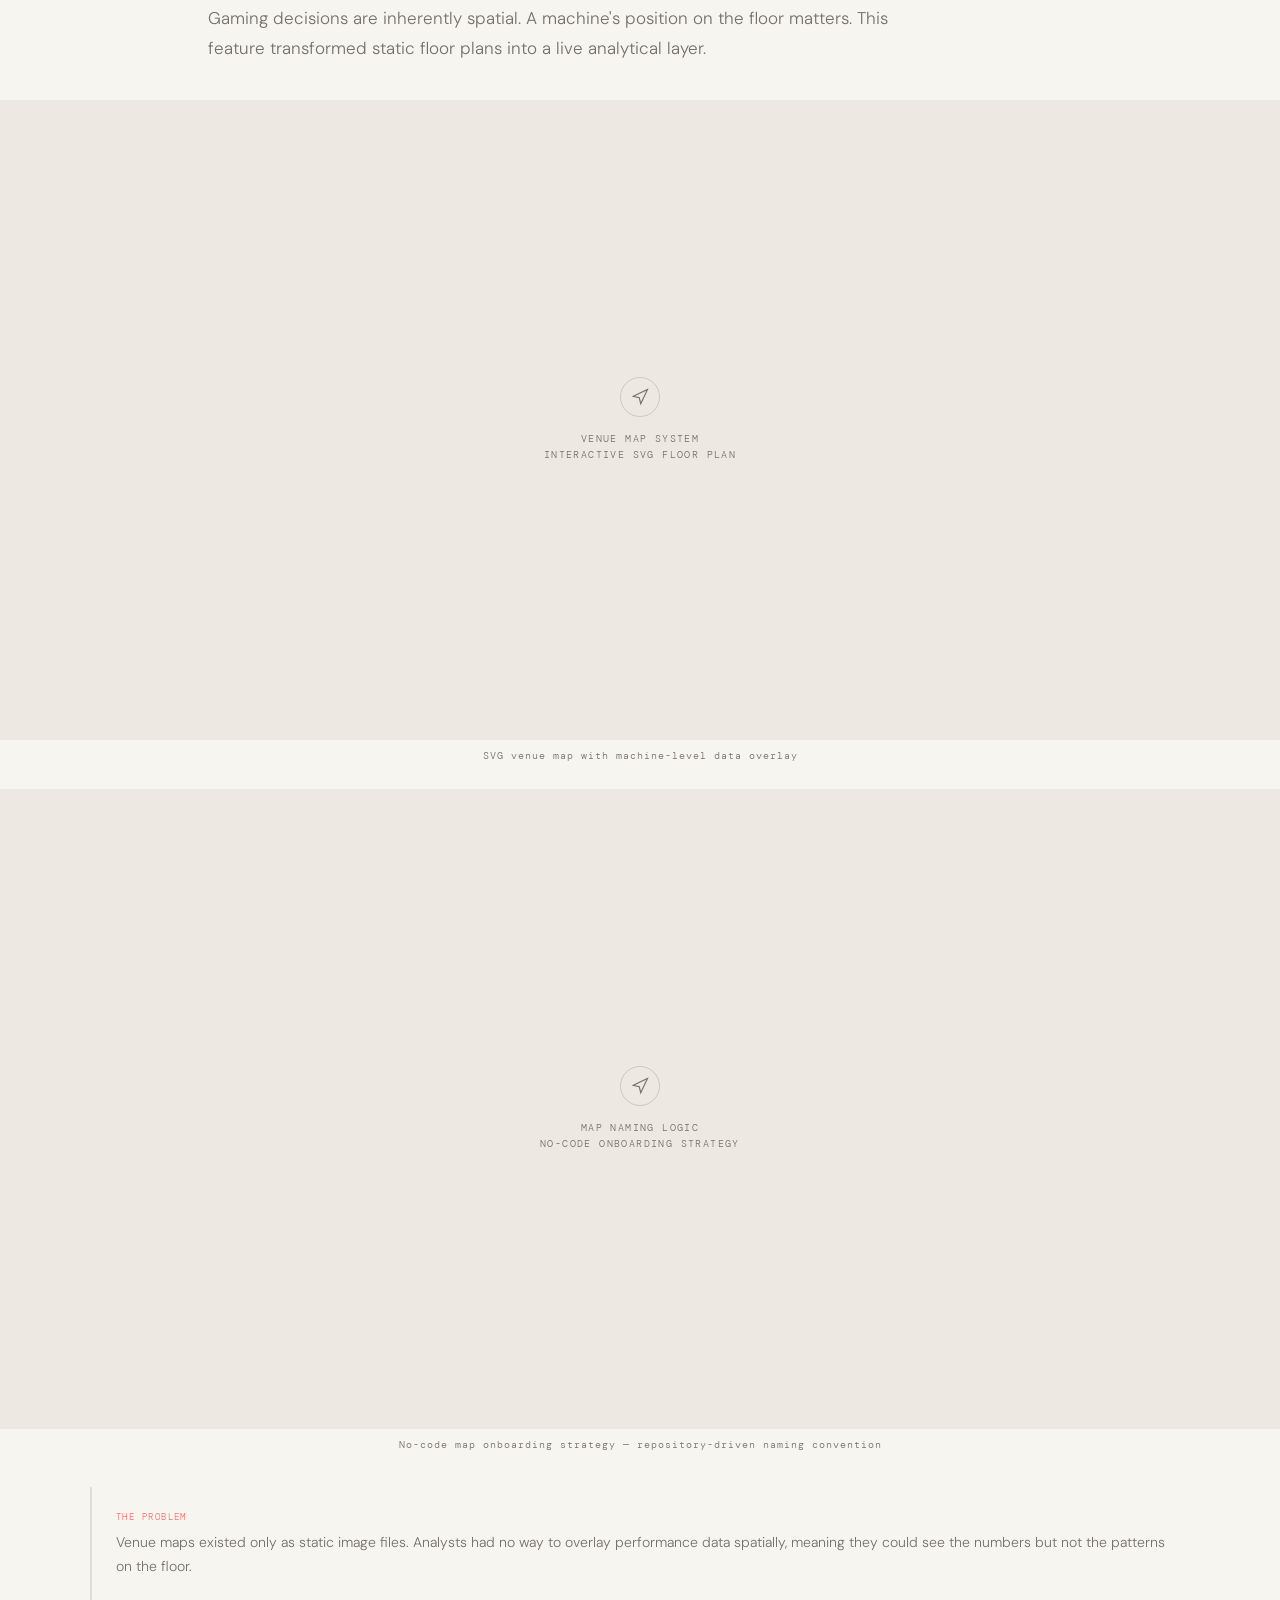
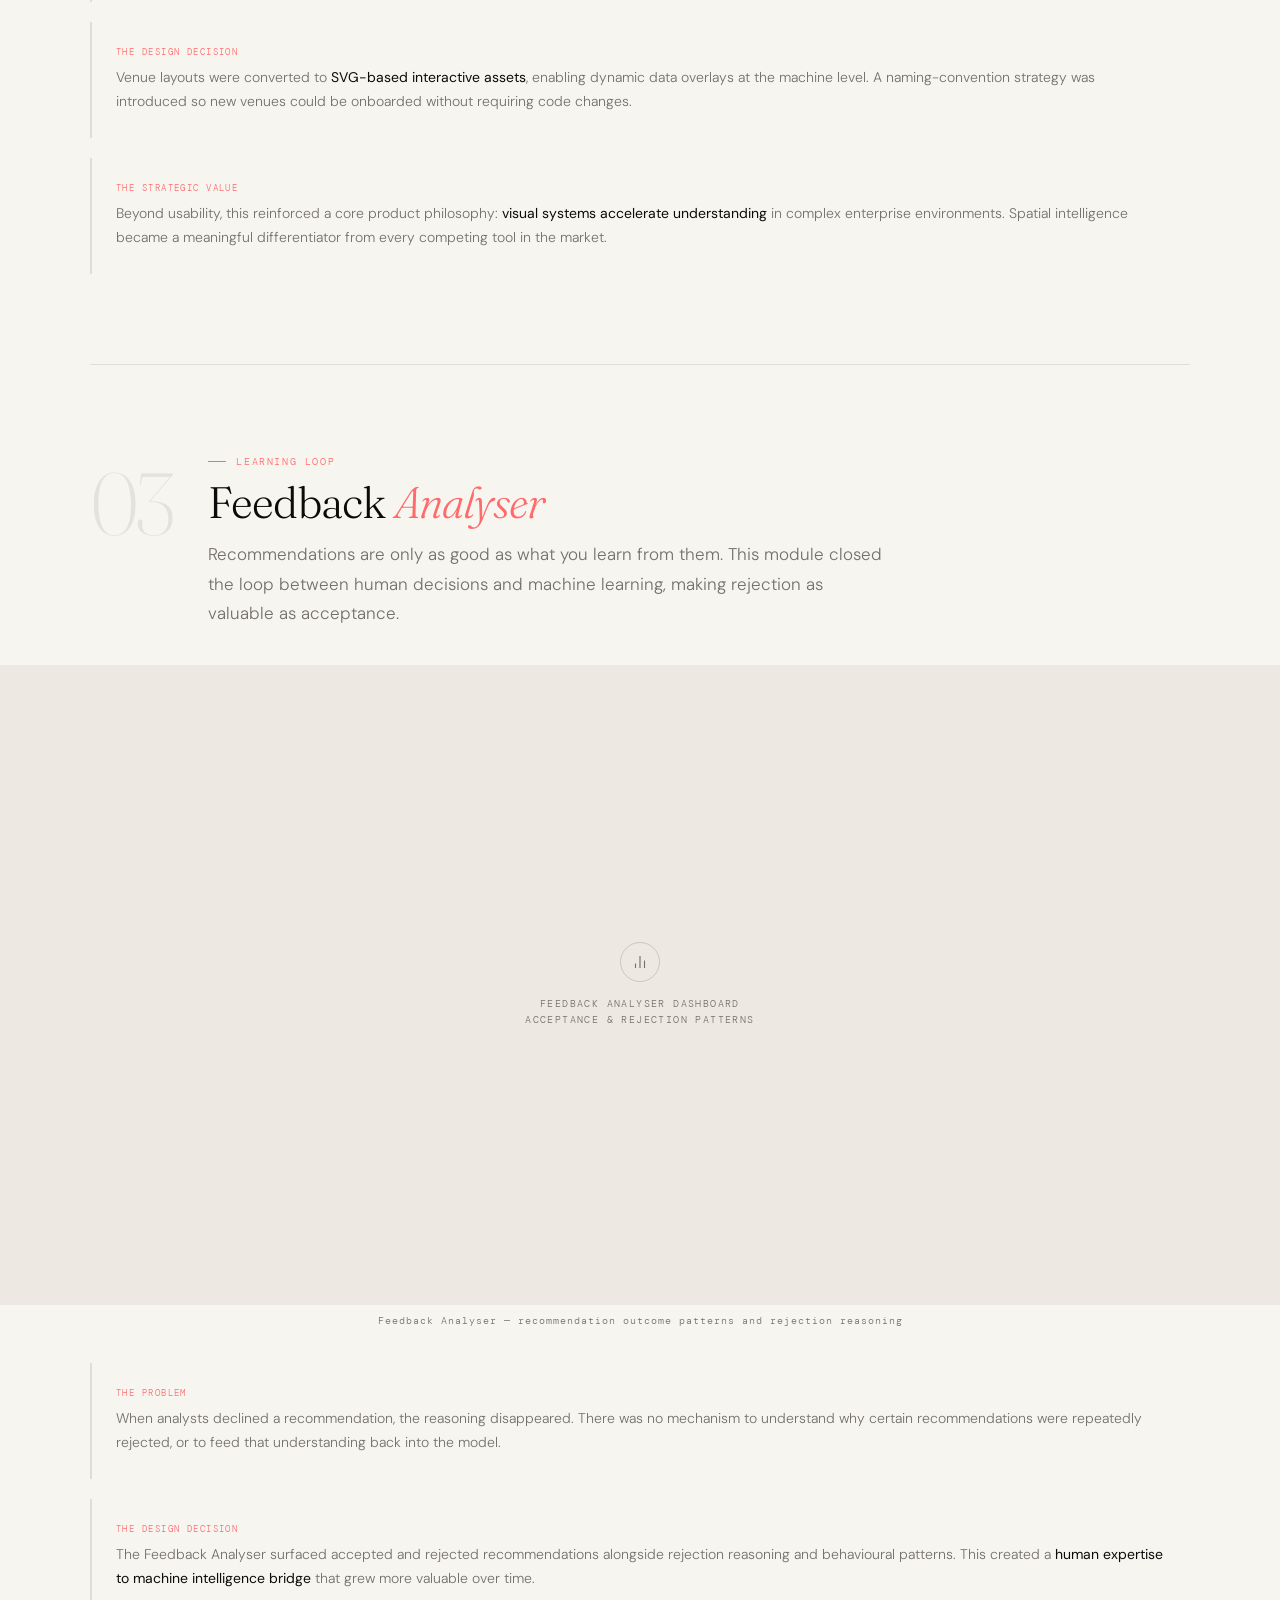
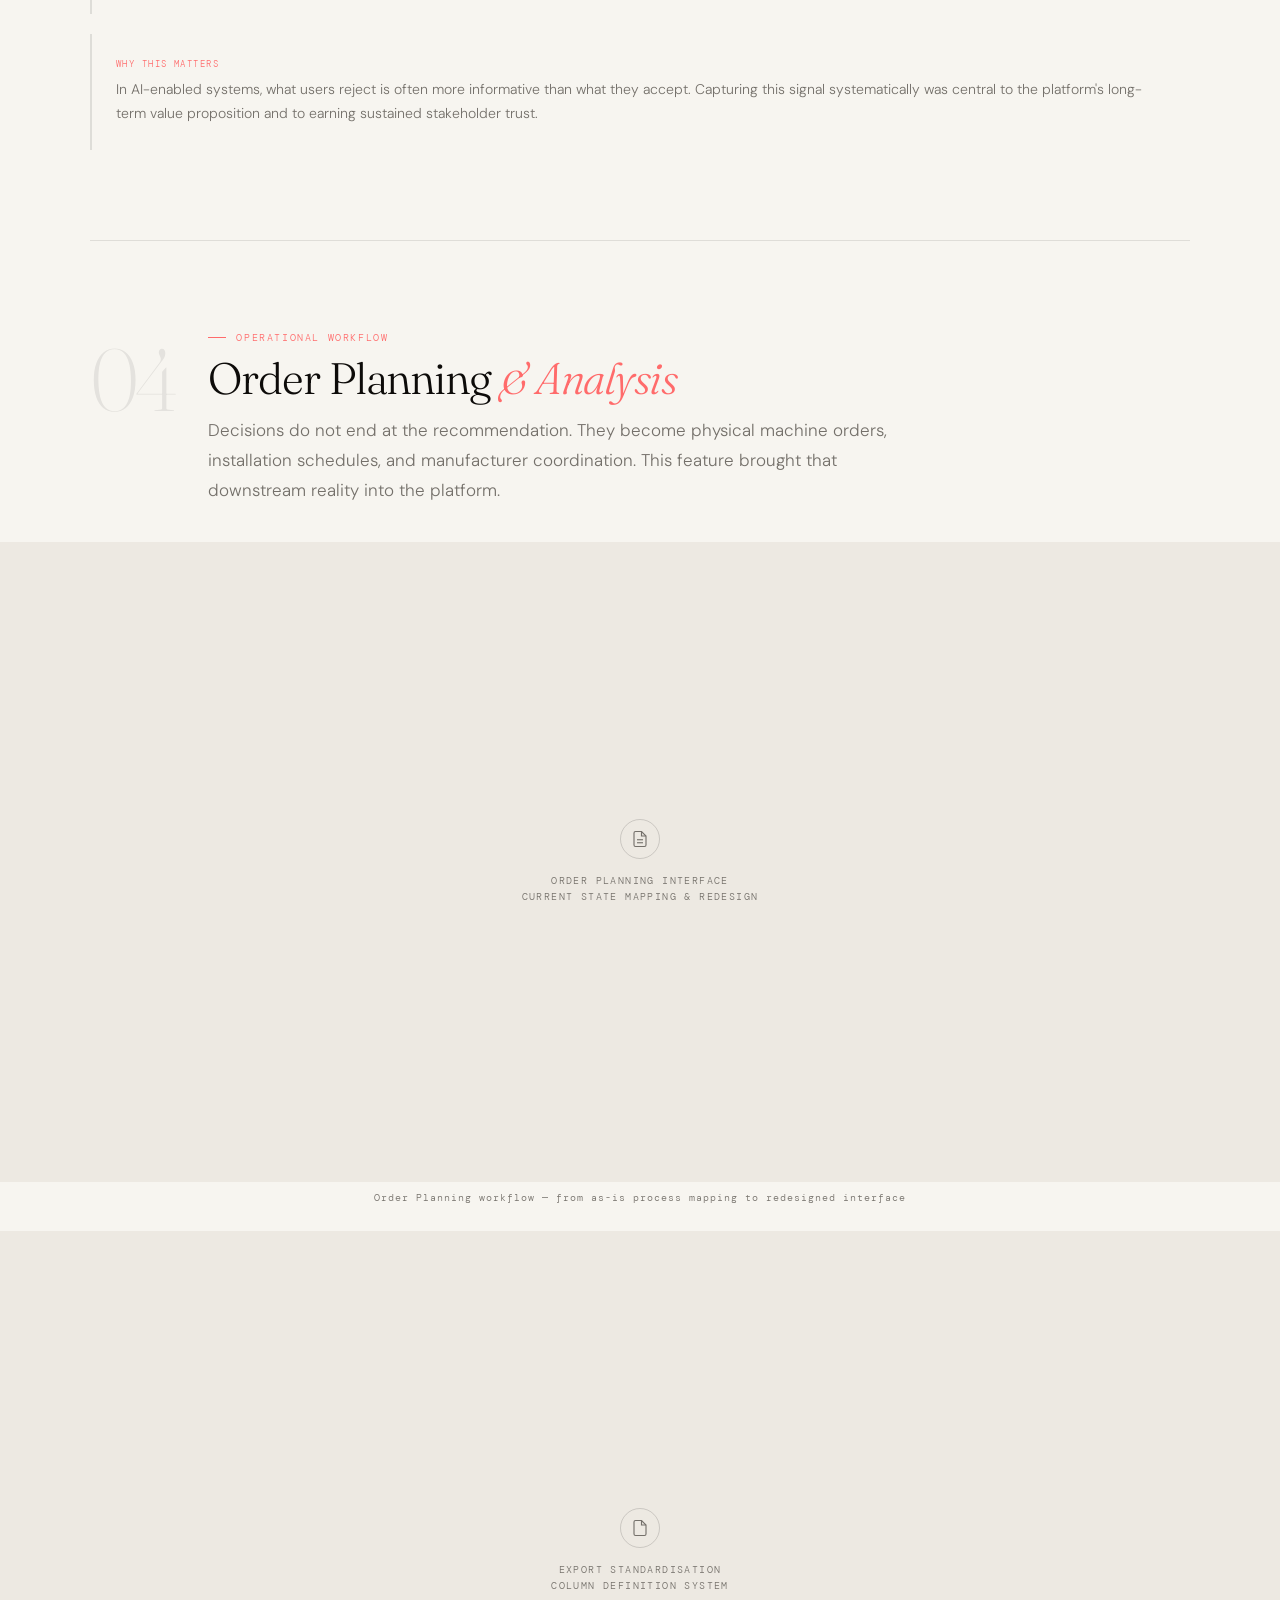
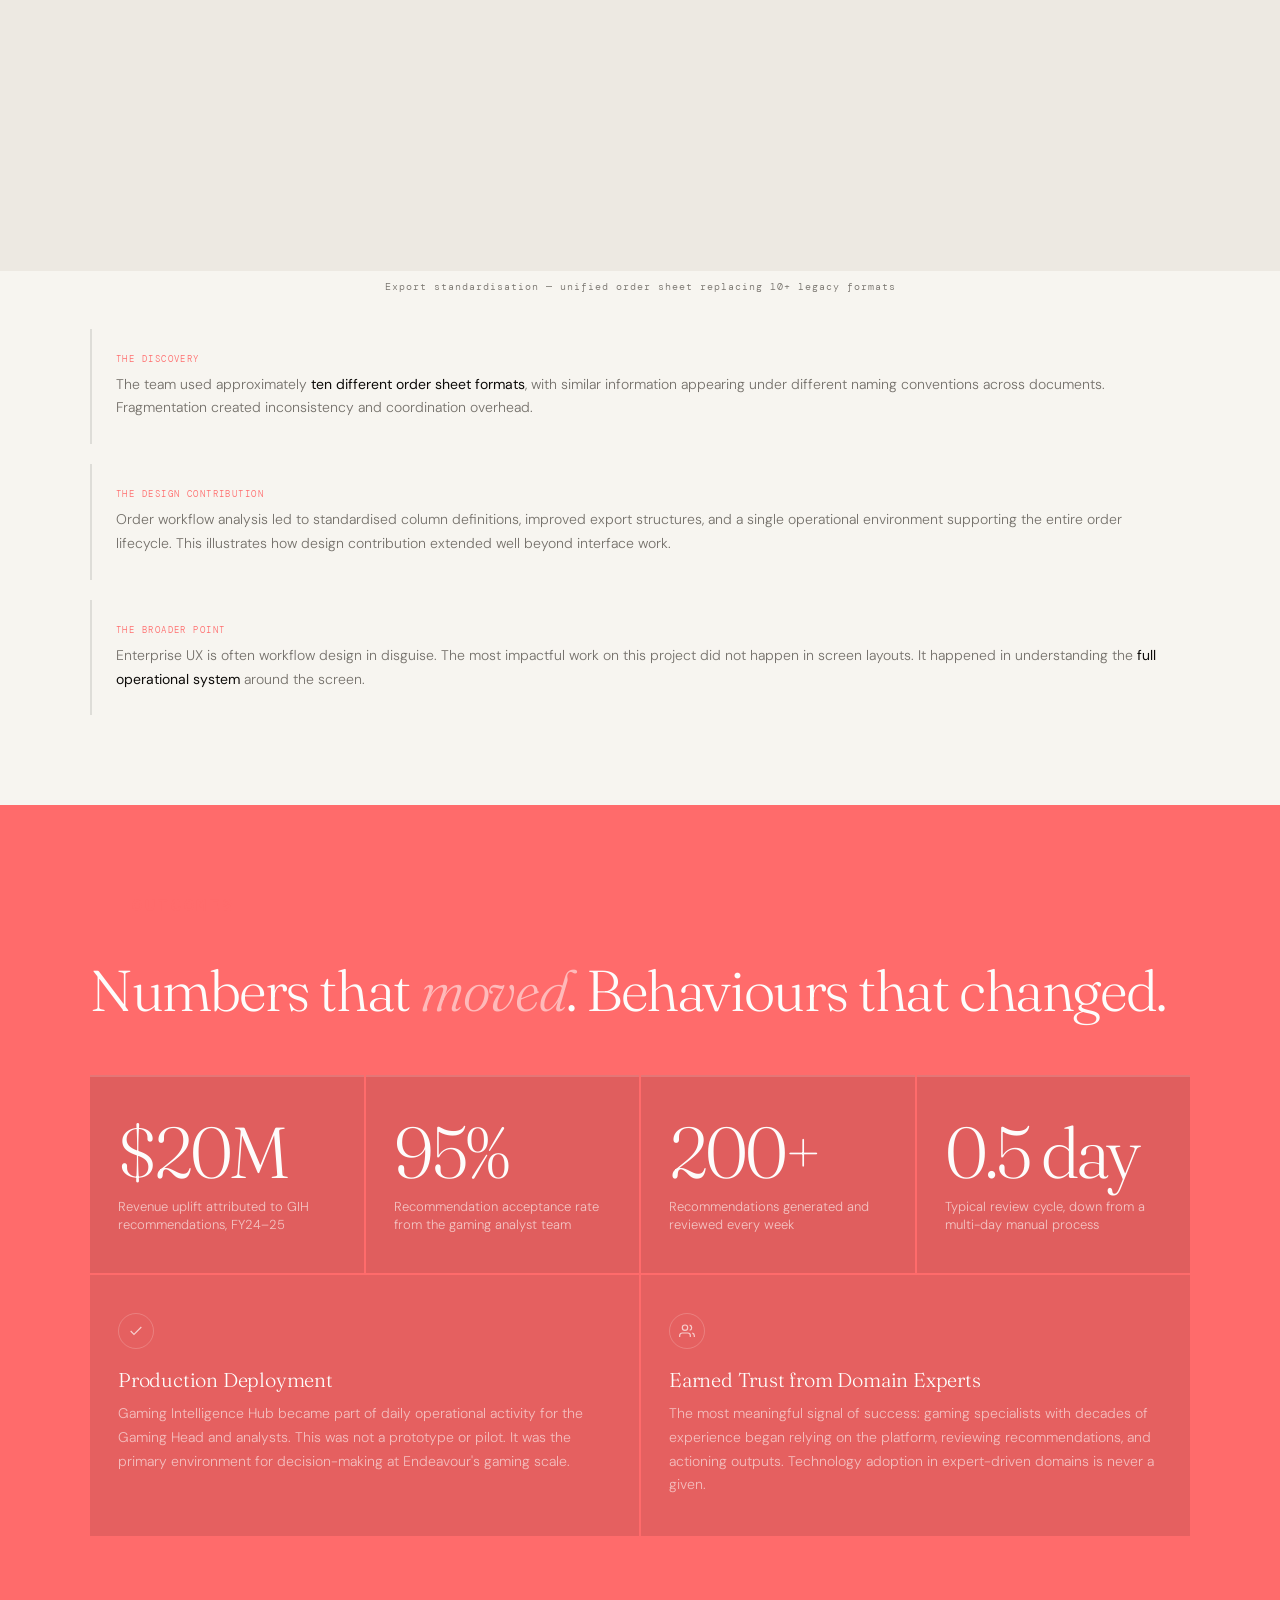
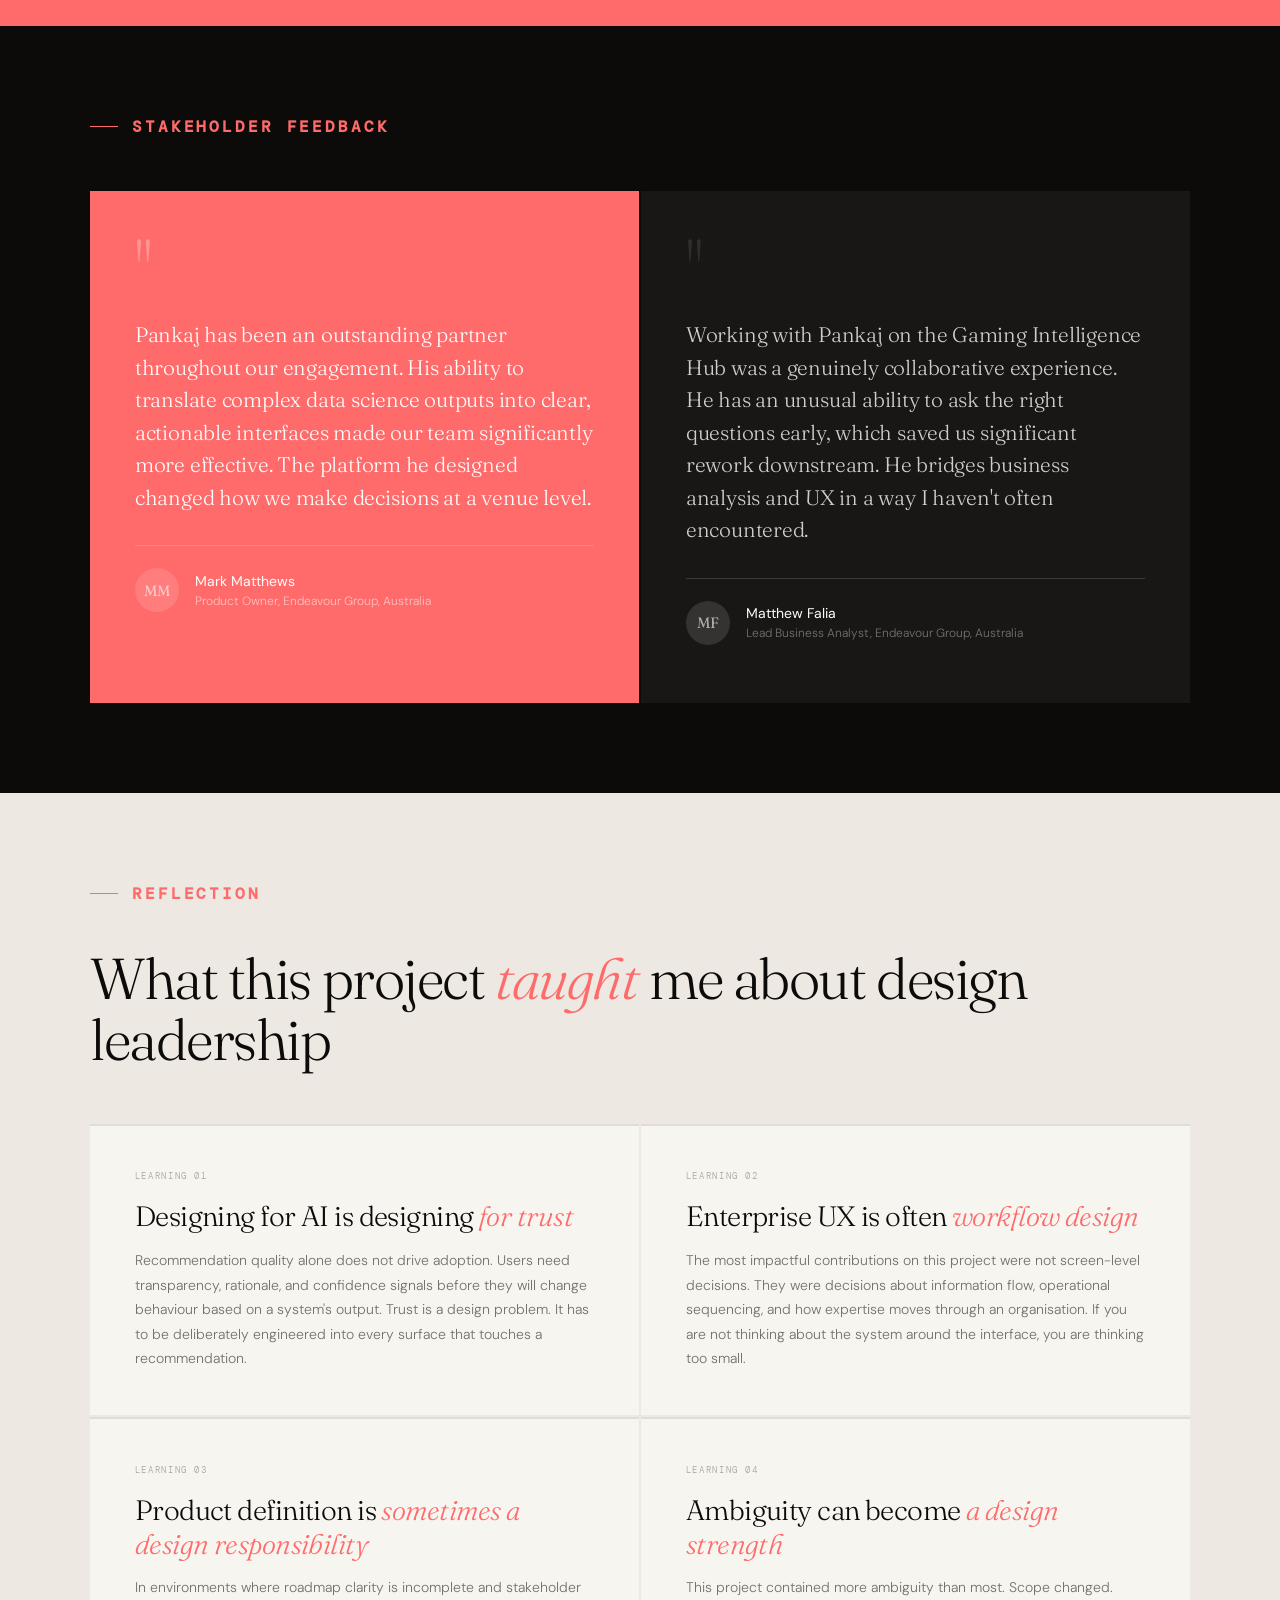
<file: work/gih-case-study.html>
<!DOCTYPE html>
<html lang="en">
<head>
<meta charset="UTF-8">
<meta name="viewport" content="width=device-width, initial-scale=1.0">
<title>Gaming Intelligence Hub &mdash; Pankaj Khamitkar</title>
<meta name="description" content="How a small team learned to make confident decisions across 350 venues and 13,000 machines. $20M revenue uplift. 95% recommendation acceptance.">

<link rel="preconnect" href="https://fonts.googleapis.com">
<link rel="preconnect" href="https://fonts.gstatic.com" crossorigin>
<link rel="stylesheet" href="../assets/css/tokens.css">
<link rel="stylesheet" href="../assets/css/shared.css">
<link rel="stylesheet" href="../assets/css/case-study.css">

<style>
/* ============================================================
   GIH: page-specific styles only
   Page accent: red (#C94C1A) — same as global, no override needed
   ============================================================ */

/* HERO: vector art background via inline SVG */
#hero {
  background: #100A06;
  position: relative;
}

#hero .hero-svg-bg {
  position: absolute;
  inset: 0;
  width: 100%;
  height: 100%;
  overflow: hidden;
  z-index: 0;
  pointer-events: none;
}

#hero .hero-svg-bg svg {
  width: 100%;
  height: 100%;
  display: block;
}

/* Push all hero children above the SVG layer */
#hero .hero-grain,
#hero .hero-label,
#hero .hero-headline,
#hero .hero-sub,
#hero .hero-stat-row,
#hero .scroll-cue {
  z-index: 2;
}

/* SECTION COLOUR ALTERNATION */
.problem-section  { background: var(--paper); }
.discovery-section { background: var(--ink); }
.pivot-section    { background: var(--paper-warm); }
.principles-section { background: var(--ink); }
.features-section { background: var(--paper); }
.outcomes-section { background: var(--accent); }
.testimonials-section { background: var(--ink); }
.reflection-section { background: var(--paper-warm); }

/* Complexity grid (problem section) */
.complexity-grid {
  display: grid;
  grid-template-columns: 1fr 1fr;
  gap: 2px;
  margin-top: 24px;
}

.complexity-cell {
  background: var(--paper-warm);
  padding: 20px 22px;
  border-bottom: 2px solid transparent;
  transition: border-color 0.25s;
}

.complexity-cell:hover { border-color: var(--accent); }

.complexity-num {
  font-family: 'Fraunces', serif;
  font-weight: 300;
  font-size: 36px;
  letter-spacing: -0.04em;
  line-height: 1;
  color: var(--ink);
  margin-bottom: 6px;
}

.complexity-desc { font-size: 12px; color: var(--muted); line-height: 1.5; }

/* Problem layout */
.problem-layout {
  display: grid;
  grid-template-columns: 1fr 1fr;
  gap: clamp(48px, 6vw, 96px);
  align-items: start;
  margin-top: clamp(48px, 6vh, 72px);
}

.problem-left p {
  font-size: clamp(15px, 1.6vw, 18px);
  line-height: 1.8;
  color: var(--muted);
  font-weight: 300;
  margin-bottom: 24px;
}

.problem-left p strong { color: var(--ink); font-weight: 400; }

/* Research methods */
.research-methods {
  display: grid;
  grid-template-columns: repeat(4, 1fr);
  gap: 2px;
  margin-top: clamp(48px, 6vh, 72px);
}

.method-card {
  background: rgba(253, 252, 251, 0.04);
  padding: clamp(24px, 3vw, 40px) clamp(18px, 2.5vw, 32px);
  border-left: 1px solid rgba(253, 252, 251, 0.07);
  transition: background 0.25s;
}

.method-card:hover { background: rgba(253, 252, 251, 0.07); }

.method-num {
  font-family: 'Fraunces', serif;
  font-weight: 200;
  font-size: 52px;
  letter-spacing: -0.04em;
  line-height: 1;
  color: rgba(253, 252, 251, 0.08);
  margin-bottom: 22px;
}

.method-title {
  font-family: 'Fraunces', serif;
  font-weight: 300;
  font-size: 20px;
  letter-spacing: -0.01em;
  color: var(--white);
  margin-bottom: 12px;
}

.method-title em { font-style: italic; color: var(--accent); }
.method-detail { font-size: 13px; line-height: 1.7; color: rgba(253, 252, 251, 0.4); font-weight: 300; }

.method-stats {
  margin-top: 20px;
  display: flex;
  flex-wrap: wrap;
  gap: 6px;
}

.method-stat {
  font-family: 'DM Mono', monospace;
  font-size: 10px;
  letter-spacing: 0.08em;
  color: rgba(253, 252, 251, 0.3);
  border: 1px solid rgba(253, 252, 251, 0.1);
  padding: 4px 10px;
  border-radius: 2px;
}

/* Artifacts row */
.artifacts-row {
  display: grid;
  grid-template-columns: 1fr 1fr 1fr;
  gap: 16px;
}

/* Insights row */
.insights-row {
  display: grid;
  grid-template-columns: repeat(4, 1fr);
  gap: 2px;
  margin-top: clamp(40px, 5vh, 56px);
}

.insight-card {
  background: rgba(253, 252, 251, 0.06);
  padding: clamp(20px, 2.5vw, 32px) clamp(16px, 2vw, 24px);
}

.insight-num {
  font-family: 'DM Mono', monospace;
  font-size: 10px;
  letter-spacing: 0.16em;
  color: var(--accent);
  margin-bottom: 14px;
}

.insight-title {
  font-family: 'Fraunces', serif;
  font-weight: 300;
  font-size: 18px;
  letter-spacing: -0.01em;
  color: var(--white);
  margin-bottom: 10px;
  line-height: 1.2;
}

.insight-body { font-size: 13px; line-height: 1.65; color: rgba(253, 252, 251, 0.4); font-weight: 300; }

/* Pivot impact */
.pivot-impact {
  display: grid;
  grid-template-columns: repeat(3, 1fr);
  gap: 2px;
  margin-top: clamp(40px, 5vh, 60px);
}

.pivot-impact-item {
  background: var(--paper);
  padding: clamp(20px, 2.5vw, 32px) clamp(16px, 2vw, 24px);
  border-top: 2px solid var(--border);
  transition: border-color 0.25s;
}

.pivot-impact-item:hover { border-color: var(--accent); }

.pii-head {
  font-family: 'Fraunces', serif;
  font-weight: 300;
  font-size: 17px;
  color: var(--ink);
  margin-bottom: 8px;
  letter-spacing: -0.01em;
}

.pii-body { font-size: 13px; color: var(--muted); line-height: 1.6; }

/* Principles grid */
.principles-grid {
  display: grid;
  grid-template-columns: repeat(5, 1fr);
  gap: 2px;
  margin-top: clamp(48px, 6vh, 72px);
}

.principle-card {
  background: rgba(253, 252, 251, 0.04);
  padding: clamp(24px, 3vw, 40px) clamp(18px, 2.5vw, 28px);
  border-top: 2px solid rgba(253, 252, 251, 0.08);
  transition: border-color 0.3s, background 0.3s;
  display: flex;
  flex-direction: column;
}

.principle-card:hover { border-color: var(--accent); background: rgba(253, 252, 251, 0.07); }

.principle-index {
  font-family: 'Fraunces', serif;
  font-weight: 200;
  font-size: 64px;
  letter-spacing: -0.05em;
  line-height: 1;
  color: rgba(253, 252, 251, 0.06);
  margin-bottom: 20px;
}

.principle-name {
  font-family: 'Fraunces', serif;
  font-weight: 300;
  font-size: 19px;
  letter-spacing: -0.01em;
  color: var(--white);
  margin-bottom: 12px;
  line-height: 1.2;
}

.principle-name em { font-style: italic; color: var(--accent); }
.principle-body { font-size: 13px; line-height: 1.7; color: rgba(253, 252, 251, 0.38); font-weight: 300; }

/* Outcomes */
.outcomes-stat-grid {
  display: grid;
  grid-template-columns: repeat(4, 1fr);
  gap: 2px;
  margin-top: clamp(48px, 6vh, 72px);
}

.outcome-stat {
  padding: clamp(24px, 3vw, 40px) clamp(18px, 2.5vw, 28px);
  background: rgba(0, 0, 0, 0.12);
  border-top: 2px solid rgba(253, 252, 251, 0.15);
}

.os-num {
  font-family: 'Fraunces', serif;
  font-weight: 300;
  font-size: clamp(40px, 6vw, 72px);
  letter-spacing: -0.04em;
  line-height: 1;
  color: var(--white);
}

.os-label { font-size: 13px; font-weight: 300; color: rgba(253, 252, 251, 0.65); margin-top: 10px; line-height: 1.4; }

.outcomes-qual {
  display: grid;
  grid-template-columns: 1fr 1fr;
  gap: 2px;
  margin-top: 2px;
}

/* RESPONSIVE */
@media (max-width: 1100px) {
  .principles-grid   { grid-template-columns: repeat(3, 1fr); }
  .research-methods  { grid-template-columns: 1fr 1fr; }
}

@media (max-width: 1000px) {
  .problem-layout    { grid-template-columns: 1fr; }
  .research-methods  { grid-template-columns: 1fr 1fr; }
  .insights-row      { grid-template-columns: 1fr 1fr; }
  .principles-grid   { grid-template-columns: 1fr 1fr; }
  .outcomes-stat-grid { grid-template-columns: 1fr 1fr; }
  .outcomes-qual     { grid-template-columns: 1fr; }
  .pivot-impact      { grid-template-columns: 1fr; }
}

@media (max-width: 700px) {
  .research-methods  { grid-template-columns: 1fr; }
  .insights-row      { grid-template-columns: 1fr; }
  .artifacts-row     { grid-template-columns: 1fr; }
  .complexity-grid   { grid-template-columns: 1fr; }
  .principles-grid   { grid-template-columns: 1fr 1fr; }
  .outcomes-stat-grid { grid-template-columns: 1fr 1fr; }
  .quote-grid        { grid-template-columns: 1fr; }
  .outcomes-qual     { grid-template-columns: 1fr; }
}

@media (max-width: 460px) {
  .principles-grid   { grid-template-columns: 1fr; }
  .outcomes-stat-grid { grid-template-columns: 1fr; }
  .complexity-grid   { grid-template-columns: 1fr 1fr; }
}
</style>
</head>
<body>

<!-- NAV -->
<nav id="nav">
  <a href="../index.html" class="nav-logo">P<span>.</span>K</a>
  <ul class="nav-links">
    <li><a href="../index.html#work">Work</a></li>
    <li><a href="../index.html#methodology">Process</a></li>
    <li><a href="../index.html#about">About</a></li>
    <li><a href="../index.html" class="nav-back">All Projects</a></li>
  </ul>
</nav>

<!-- HERO -->
<section id="hero">
  <div class="hero-svg-bg">
<svg width="100%" height="100%" viewBox="0 0 1440 720" preserveAspectRatio="xMidYMid slice" fill="none" xmlns="http://www.w3.org/2000/svg">
<g clip-path="url(#clip0_964_2)">
<path d="M1440 0H0V720H1440V0Z" fill="url(#paint0_linear_964_2)"></path>
<path d="M1440 0H0V720H1440V0Z" fill="url(#paint1_linear_964_2)"></path>
<path d="M1440 0H0V720H1440V0Z" fill="url(#paint2_linear_964_2)"></path>
<path d="M1264.26 88.6353H936.265C927.428 88.6353 920.265 95.7987 920.265 104.635V592.635C920.265 601.472 927.428 608.635 936.265 608.635H1264.26C1273.1 608.635 1280.26 601.472 1280.26 592.635V104.635C1280.26 95.7987 1273.1 88.6353 1264.26 88.6353Z" fill="url(#paint3_linear_964_2)" stroke="#C9391A" stroke-opacity="0.3" stroke-width="1.4"></path>
<path d="M1223.26 102.635H977.265C972.294 102.635 968.265 106.665 968.265 111.635C968.265 116.606 972.294 120.635 977.265 120.635H1223.26C1228.24 120.635 1232.26 116.606 1232.26 111.635C1232.26 106.665 1228.24 102.635 1223.26 102.635Z" stroke="#C9391A" stroke-opacity="0.28" stroke-width="0.8"></path>
<path d="M990.265 117.135C993.302 117.135 995.765 114.673 995.765 111.635C995.765 108.598 993.302 106.135 990.265 106.135C987.227 106.135 984.765 108.598 984.765 111.635C984.765 114.673 987.227 117.135 990.265 117.135Z" fill="#C9391A" fill-opacity="0.38"></path>
<path d="M1015.26 117.135C1018.3 117.135 1020.76 114.673 1020.76 111.635C1020.76 108.598 1018.3 106.135 1015.26 106.135C1012.23 106.135 1009.76 108.598 1009.76 111.635C1009.76 114.673 1012.23 117.135 1015.26 117.135Z" fill="#C9391A" fill-opacity="0.22"></path>
<path d="M1040.26 117.135C1043.3 117.135 1045.76 114.673 1045.76 111.635C1045.76 108.598 1043.3 106.135 1040.26 106.135C1037.23 106.135 1034.76 108.598 1034.76 111.635C1034.76 114.673 1037.23 117.135 1040.26 117.135Z" fill="#C9391A" fill-opacity="0.38"></path>
<path d="M1065.26 117.135C1068.3 117.135 1070.76 114.673 1070.76 111.635C1070.76 108.598 1068.3 106.135 1065.26 106.135C1062.23 106.135 1059.76 108.598 1059.76 111.635C1059.76 114.673 1062.23 117.135 1065.26 117.135Z" fill="#C9391A" fill-opacity="0.22"></path>
<path d="M1090.26 117.135C1093.3 117.135 1095.76 114.673 1095.76 111.635C1095.76 108.598 1093.3 106.135 1090.26 106.135C1087.23 106.135 1084.76 108.598 1084.76 111.635C1084.76 114.673 1087.23 117.135 1090.26 117.135Z" fill="#C9391A" fill-opacity="0.38"></path>
<path d="M1115.26 117.135C1118.3 117.135 1120.76 114.673 1120.76 111.635C1120.76 108.598 1118.3 106.135 1115.26 106.135C1112.23 106.135 1109.76 108.598 1109.76 111.635C1109.76 114.673 1112.23 117.135 1115.26 117.135Z" fill="#C9391A" fill-opacity="0.22"></path>
<path d="M1140.26 117.135C1143.3 117.135 1145.76 114.673 1145.76 111.635C1145.76 108.598 1143.3 106.135 1140.26 106.135C1137.23 106.135 1134.76 108.598 1134.76 111.635C1134.76 114.673 1137.23 117.135 1140.26 117.135Z" fill="#C9391A" fill-opacity="0.38"></path>
<path d="M1165.26 117.135C1168.3 117.135 1170.76 114.673 1170.76 111.635C1170.76 108.598 1168.3 106.135 1165.26 106.135C1162.23 106.135 1159.76 108.598 1159.76 111.635C1159.76 114.673 1162.23 117.135 1165.26 117.135Z" fill="#C9391A" fill-opacity="0.22"></path>
<path d="M1190.26 117.135C1193.3 117.135 1195.76 114.673 1195.76 111.635C1195.76 108.598 1193.3 106.135 1190.26 106.135C1187.23 106.135 1184.76 108.598 1184.76 111.635C1184.76 114.673 1187.23 117.135 1190.26 117.135Z" fill="#C9391A" fill-opacity="0.38"></path>
<path d="M1215.26 117.135C1218.3 117.135 1220.76 114.673 1220.76 111.635C1220.76 108.598 1218.3 106.135 1215.26 106.135C1212.23 106.135 1209.76 108.598 1209.76 111.635C1209.76 114.673 1212.23 117.135 1215.26 117.135Z" fill="#C9391A" fill-opacity="0.22"></path>
<path d="M1076.26 146.635H954.265C952.056 146.635 950.265 148.426 950.265 150.635V170.635C950.265 172.844 952.056 174.635 954.265 174.635H1076.26C1078.47 174.635 1080.26 172.844 1080.26 170.635V150.635C1080.26 148.426 1078.47 146.635 1076.26 146.635Z" fill="#0D0B09" fill-opacity="0.2" stroke="#C9391A" stroke-opacity="0.24" stroke-width="0.7"></path>
<path d="M1246.26 146.635H1124.26C1122.06 146.635 1120.26 148.426 1120.26 150.635V170.635C1120.26 172.844 1122.06 174.635 1124.26 174.635H1246.26C1248.47 174.635 1250.26 172.844 1250.26 170.635V150.635C1250.26 148.426 1248.47 146.635 1246.26 146.635Z" fill="#0D0B09" fill-opacity="0.2" stroke="#3B5240" stroke-opacity="0.24" stroke-width="0.7"></path>
<path d="M1042.26 156.635H966.265C965.16 156.635 964.265 157.531 964.265 158.635V162.635C964.265 163.74 965.16 164.635 966.265 164.635H1042.26C1043.37 164.635 1044.26 163.74 1044.26 162.635V158.635C1044.26 157.531 1043.37 156.635 1042.26 156.635Z" fill="#C9391A" fill-opacity="0.32"></path>
<path d="M1212.26 156.635H1136.26C1135.16 156.635 1134.26 157.531 1134.26 158.635V162.635C1134.26 163.74 1135.16 164.635 1136.26 164.635H1212.26C1213.37 164.635 1214.26 163.74 1214.26 162.635V158.635C1214.26 157.531 1213.37 156.635 1212.26 156.635Z" fill="#3B5240" fill-opacity="0.32"></path>
<path d="M1254.26 186.635H956.265C952.951 186.635 950.265 189.322 950.265 192.635V398.635C950.265 401.949 952.951 404.635 956.265 404.635H1254.26C1257.58 404.635 1260.26 401.949 1260.26 398.635V192.635C1260.26 189.322 1257.58 186.635 1254.26 186.635Z" fill="#0D0B09" fill-opacity="0.2" stroke="#C9391A" stroke-opacity="0.36" stroke-width="1.2"></path>
<path d="M1053.26 186.635V404.635" stroke="#C9391A" stroke-opacity="0.22"></path>
<path d="M1156.26 186.635V404.635" stroke="#C9391A" stroke-opacity="0.22"></path>
<path d="M1260.26 231.635H950.265V340.635H1260.26V271.635Z" fill="#C9391A" fill-opacity="0.06"></path>
<path d="M950.265 231.635H1260.26" stroke="#C9391A" stroke-opacity="0.28" stroke-width="0.8"></path>
<path d="M950.265 340.635H1260.26" stroke="#C9391A" stroke-opacity="0.28" stroke-width="0.8"></path>
<path d="M1001.26 323.635C1015.62 323.635 1027.26 311.995 1027.26 297.635C1027.26 283.276 1015.62 271.635 1001.26 271.635C986.905 271.635 975.265 283.276 975.265 297.635C975.265 311.995 986.905 323.635 1001.26 323.635Z" stroke="#C9391A" stroke-opacity="0.38" stroke-width="1.5"></path>
<path d="M1001.26 312.635C1009.55 312.635 1016.26 305.92 1016.26 297.635C1016.26 289.351 1009.55 282.635 1001.26 282.635C992.98 282.635 986.265 289.351 986.265 297.635C986.265 305.92 992.98 312.635 1001.26 312.635Z" fill="#C9391A" fill-opacity="0.16"></path>
<path d="M1001.26 271.635C1007.26 258.969 1016.93 251.302 1030.26 248.635" stroke="#C9391A" stroke-opacity="0.32" stroke-width="1.3" stroke-linecap="round"></path>
<path d="M1001.26 271.635C995.264 258.969 1004.93 251.302 1030.26 248.635" stroke="#C9391A" stroke-opacity="0.32" stroke-width="1.3" stroke-linecap="round"></path>
<path d="M1030.26 259.635C1037.44 259.635 1043.26 253.815 1043.26 246.635C1043.26 239.456 1037.44 233.635 1030.26 233.635C1023.08 233.635 1017.26 239.456 1017.26 246.635C1017.26 253.815 1023.08 259.635 1030.26 259.635Z" stroke="#C9391A" stroke-opacity="0.28" stroke-width="1.1"></path>
<path d="M1135.26 256.635H1073.26C1071.61 256.635 1070.26 257.978 1070.26 259.635V269.635C1070.26 271.292 1071.61 272.635 1073.26 272.635H1135.26C1136.92 272.635 1138.26 271.292 1138.26 269.635V259.635C1138.26 257.978 1136.92 256.635 1135.26 256.635Z" stroke="#C9391A" stroke-opacity="0.36" stroke-width="1.2"></path>
<path d="M1135.26 278.635H1073.26C1071.61 278.635 1070.26 279.978 1070.26 281.635V291.635C1070.26 293.292 1071.61 294.635 1073.26 294.635H1135.26C1136.92 294.635 1138.26 293.292 1138.26 291.635V281.635C1138.26 279.978 1136.92 278.635 1135.26 278.635Z" stroke="#C9391A" stroke-opacity="0.36" stroke-width="1.2"></path>
<path d="M1135.26 300.635H1073.26C1071.61 300.635 1070.26 301.978 1070.26 303.635V313.635C1070.26 315.292 1071.61 316.635 1073.26 316.635H1135.26C1136.92 316.635 1138.26 315.292 1138.26 313.635V303.635C1138.26 301.978 1136.92 300.635 1135.26 300.635Z" stroke="#C9391A" stroke-opacity="0.36" stroke-width="1.2"></path>
<path d="M1126.26 260.635H1080.26C1079.16 260.635 1078.26 261.531 1078.26 262.635V266.635C1078.26 267.74 1079.16 268.635 1080.26 268.635H1126.26C1127.37 268.635 1128.26 267.74 1128.26 266.635V262.635C1128.26 261.531 1127.37 260.635 1126.26 260.635Z" fill="#C9391A" fill-opacity="0.2"></path>
<path d="M1172.26 244.635H1222.26L1194.26 326.635" stroke="#C9391A" stroke-opacity="0.38" stroke-width="2.2" stroke-linecap="round" stroke-linejoin="round"></path>
<path d="M1176.26 264.635H1218.26" stroke="#C9391A" stroke-opacity="0.28" stroke-width="1.1"></path>
<path d="M1009.26 422.635H977.265C967.876 422.635 960.265 430.246 960.265 439.635C960.265 449.024 967.876 456.635 977.265 456.635H1009.26C1018.65 456.635 1026.26 449.024 1026.26 439.635C1026.26 430.246 1018.65 422.635 1009.26 422.635Z" stroke="#C9391A" stroke-opacity="0.26"></path>
<path d="M1149.26 422.635H1051.26C1041.88 422.635 1034.26 430.246 1034.26 439.635C1034.26 449.024 1041.88 456.635 1051.26 456.635H1149.26C1158.65 456.635 1166.26 449.024 1166.26 439.635C1166.26 430.246 1158.65 422.635 1149.26 422.635Z" fill="#C9391A" fill-opacity="0.14" stroke="#C9391A" stroke-opacity="0.36"></path>
<path d="M1223.26 422.635H1191.26C1181.88 422.635 1174.26 430.246 1174.26 439.635C1174.26 449.024 1181.88 456.635 1191.26 456.635H1223.26C1232.65 456.635 1240.26 449.024 1240.26 439.635C1240.26 430.246 1232.65 422.635 1223.26 422.635Z" stroke="#C9391A" stroke-opacity="0.26"></path>
<path d="M1208.26 472.635H992.265C984.533 472.635 978.265 478.903 978.265 486.635C978.265 494.367 984.533 500.635 992.265 500.635H1208.26C1216 500.635 1222.26 494.367 1222.26 486.635C1222.26 478.903 1216 472.635 1208.26 472.635Z" stroke="#C9391A" stroke-opacity="0.2"></path>
<path d="M992.265 486.635H1210.26" stroke="#C9391A" stroke-opacity="0.12" stroke-width="0.4"></path>
<path d="M1280.26 196.635V348.635" stroke="#C9391A" stroke-opacity="0.24" stroke-width="2.8"></path>
<path d="M1280.26 202.635C1292.41 202.635 1302.26 192.786 1302.26 180.635C1302.26 168.485 1292.41 158.635 1280.26 158.635C1268.11 158.635 1258.26 168.485 1258.26 180.635C1258.26 192.786 1268.11 202.635 1280.26 202.635Z" stroke="#C9391A" stroke-opacity="0.26" stroke-width="1.4"></path>
<path d="M1280.26 191.635C1286.34 191.635 1291.26 186.71 1291.26 180.635C1291.26 174.56 1286.34 169.635 1280.26 169.635C1274.19 169.635 1269.26 174.56 1269.26 180.635C1269.26 186.71 1274.19 191.635 1280.26 191.635Z" fill="#C9391A" fill-opacity="0.16"></path>
<path d="M970.265 608.635L950.265 656.635" stroke="#C9391A" stroke-opacity="0.15" stroke-width="1.5"></path>
<path d="M1230.26 608.635L1250.26 656.635" stroke="#C9391A" stroke-opacity="0.15" stroke-width="1.5"></path>
<path d="M946.265 656.635H1254.26" stroke="#C9391A" stroke-opacity="0.12" stroke-width="0.8"></path>
<path d="M259 284L287 324L259 364L231 324L259 284Z" stroke="#C9391A" stroke-opacity="0.2" stroke-width="1.1"></path>
<path d="M259 298L275 324L259 350L243 324L259 298Z" fill="#C9391A" fill-opacity="0.07"></path>
<path d="M460 110C476.569 110 490 96.5685 490 80C490 63.4315 476.569 50 460 50C443.431 50 430 63.4315 430 80C430 96.5685 443.431 110 460 110Z" stroke="#C9391A" stroke-opacity="0.18" stroke-width="0.8"></path>
<path d="M460 96C468.837 96 476 88.8366 476 80C476 71.1634 468.837 64 460 64C451.163 64 444 71.1634 444 80C444 88.8366 451.163 96 460 96Z" stroke="#C9391A" stroke-opacity="0.14" stroke-width="0.7"></path>
<path d="M530 130C542.703 130 553 119.703 553 107C553 94.2975 542.703 84 530 84C517.297 84 507 94.2975 507 107C507 119.703 517.297 130 530 130Z" stroke="#C9391A" stroke-opacity="0.14" stroke-width="0.6"></path>
<path d="M336.706 338.882C338.219 338.882 339.446 337.655 339.446 336.142C339.446 334.629 338.219 333.402 336.706 333.402C335.193 333.402 333.966 334.629 333.966 336.142C333.966 337.655 335.193 338.882 336.706 338.882Z" stroke="#3B5240" stroke-opacity="0.28" stroke-width="0.487059"></path>
<path d="M458.471 343.753C459.984 343.753 461.211 342.527 461.211 341.014C461.211 339.5 459.984 338.274 458.471 338.274C456.958 338.274 455.731 339.5 455.731 341.014C455.731 342.527 456.958 343.753 458.471 343.753Z" stroke="#3B5240" stroke-opacity="0.26" stroke-width="0.487059"></path>
<path d="M580.235 338.882C581.748 338.882 582.975 337.655 582.975 336.142C582.975 334.629 581.748 333.402 580.235 333.402C578.722 333.402 577.495 334.629 577.495 336.142C577.495 337.655 578.722 338.882 580.235 338.882Z" stroke="#3B5240" stroke-opacity="0.24" stroke-width="0.487059"></path>
<path d="M641.117 332.185C644.816 332.185 647.815 329.187 647.815 325.488C647.815 321.79 644.816 318.791 641.117 318.791C637.419 318.791 634.42 321.79 634.42 325.488C634.42 329.187 637.419 332.185 641.117 332.185Z" stroke="#C9391A" stroke-opacity="0.2" stroke-width="0.487059"></path>
<path d="M336.706 338.882L397.588 323.662" stroke="#3B5240" stroke-opacity="0.17" stroke-width="0.365294"></path>
<path d="M397.588 323.662L458.471 343.753" stroke="#C9391A" stroke-opacity="0.16" stroke-width="0.365294"></path>
<path d="M458.471 343.753L519.353 327.924" stroke="#3B5240" stroke-opacity="0.16" stroke-width="0.365294"></path>
<path d="M519.353 327.924L580.235 338.882" stroke="#C9391A" stroke-opacity="0.16" stroke-width="0.365294"></path>
<path d="M580.235 338.882L641.118 325.488" stroke="#3B5240" stroke-opacity="0.15" stroke-width="0.365294"></path>
<path d="M397.588 326.402C399.101 326.402 400.328 325.175 400.328 323.662C400.328 322.149 399.101 320.922 397.588 320.922C396.075 320.922 394.849 322.149 394.849 323.662C394.849 325.175 396.075 326.402 397.588 326.402Z" fill="#C9391A" fill-opacity="0.45"></path>
<path d="M519.353 330.663C520.866 330.663 522.093 329.437 522.093 327.924C522.093 326.41 520.866 325.184 519.353 325.184C517.84 325.184 516.613 326.41 516.613 327.924C516.613 329.437 517.84 330.663 519.353 330.663Z" fill="#C9391A" fill-opacity="0.4"></path>
<path d="M641.118 327.924C642.463 327.924 643.553 326.833 643.553 325.488C643.553 324.143 642.463 323.053 641.118 323.053C639.773 323.053 638.683 324.143 638.683 325.488C638.683 326.833 639.773 327.924 641.118 327.924Z" fill="#3B5240" fill-opacity="0.5"></path>
<path d="M323.312 320.618H295.306C294.634 320.618 294.088 321.163 294.088 321.835V349.841C294.088 350.514 294.634 351.059 295.306 351.059H323.312C323.984 351.059 324.53 350.514 324.53 349.841V321.835C324.53 321.163 323.984 320.618 323.312 320.618Z" stroke="#3B5240" stroke-opacity="0.14" stroke-width="0.243529"></path>
<path d="M301.394 329.75C302.403 329.75 303.22 328.932 303.22 327.924C303.22 326.915 302.403 326.097 301.394 326.097C300.385 326.097 299.567 326.915 299.567 327.924C299.567 328.932 300.385 329.75 301.394 329.75Z" fill="#C9391A" fill-opacity="0.3"></path>
<path d="M309.918 329.75C310.927 329.75 311.744 328.932 311.744 327.924C311.744 326.915 310.927 326.097 309.918 326.097C308.909 326.097 308.091 326.915 308.091 327.924C308.091 328.932 308.909 329.75 309.918 329.75Z" fill="#C9391A" fill-opacity="0.3"></path>
<path d="M301.394 337.056C302.403 337.056 303.22 336.238 303.22 335.229C303.22 334.221 302.403 333.403 301.394 333.403C300.385 333.403 299.567 334.221 299.567 335.229C299.567 336.238 300.385 337.056 301.394 337.056Z" fill="#C9391A" fill-opacity="0.24"></path>
<path d="M309.918 337.056C310.927 337.056 311.744 336.238 311.744 335.229C311.744 334.221 310.927 333.403 309.918 333.403C308.909 333.403 308.091 334.221 308.091 335.229C308.091 336.238 308.909 337.056 309.918 337.056Z" fill="#C9391A" fill-opacity="0.24"></path>
<path d="M301.394 344.362C302.403 344.362 303.22 343.544 303.22 342.535C303.22 341.527 302.403 340.709 301.394 340.709C300.385 340.709 299.567 341.527 299.567 342.535C299.567 343.544 300.385 344.362 301.394 344.362Z" fill="#C9391A" fill-opacity="0.3"></path>
<path d="M309.918 344.362C310.927 344.362 311.744 343.544 311.744 342.535C311.744 341.527 310.927 340.709 309.918 340.709C308.909 340.709 308.091 341.527 308.091 342.535C308.091 343.544 308.909 344.362 309.918 344.362Z" fill="#C9391A" fill-opacity="0.18"></path>
<path d="M318.441 329.75C319.45 329.75 320.268 328.932 320.268 327.924C320.268 326.915 319.45 326.097 318.441 326.097C317.432 326.097 316.615 326.915 316.615 327.924C316.615 328.932 317.432 329.75 318.441 329.75Z" fill="#3B5240" fill-opacity="0.35"></path>
<path d="M318.441 337.056C319.45 337.056 320.268 336.238 320.268 335.229C320.268 334.221 319.45 333.403 318.441 333.403C317.432 333.403 316.615 334.221 316.615 335.229C316.615 336.238 317.432 337.056 318.441 337.056Z" fill="#3B5240" fill-opacity="0.35"></path>
<path d="M1440 0H0V720H1440V0Z" fill="url(#paint4_linear_964_2)"></path>
</g>
<defs>
<linearGradient id="paint0_linear_964_2" x1="0" y1="0" x2="576" y2="1152" gradientUnits="userSpaceOnUse">
<stop stop-color="#1A0E08"></stop>
<stop offset="0.38" stop-color="#2C1006"></stop>
<stop offset="0.68" stop-color="#0F1A10"></stop>
<stop offset="1" stop-color="#0A1208"></stop>
</linearGradient>
<linearGradient id="paint1_linear_964_2" x1="1254.5" y1="532.5" x2="337.162" y2="791.89" gradientUnits="userSpaceOnUse">
<stop stop-color="#C9391A" stop-opacity="0.55"></stop>
<stop offset="1" stop-color="#C9391A" stop-opacity="0"></stop>
</linearGradient>
<linearGradient id="paint2_linear_964_2" x1="269" y1="123.5" x2="1111.32" y2="-37.3813" gradientUnits="userSpaceOnUse">
<stop stop-color="#3B5240" stop-opacity="0.48"></stop>
<stop offset="1" stop-color="#3B5240" stop-opacity="0"></stop>
</linearGradient>
<linearGradient id="paint3_linear_964_2" x1="920.265" y1="88.6353" x2="1280.26" y2="88.6353" gradientUnits="userSpaceOnUse">
<stop stop-color="#C9391A" stop-opacity="0.05"></stop>
<stop offset="0.5" stop-color="#C9391A" stop-opacity="0.11"></stop>
<stop offset="1" stop-color="#C9391A" stop-opacity="0.03"></stop>
</linearGradient>
<linearGradient id="paint4_linear_964_2" x1="0" y1="0" x2="0" y2="720" gradientUnits="userSpaceOnUse">
<stop stop-color="#100A06" stop-opacity="0.2"></stop>
<stop offset="0.55" stop-color="#100A06" stop-opacity="0.3"></stop>
<stop offset="1" stop-color="#100A06" stop-opacity="0.88"></stop>
</linearGradient>
<clipPath id="clip0_964_2">
<rect width="1440" height="720" fill="white"></rect>
</clipPath>
</defs>
    </svg>
  </div>
  <div class="hero-grain"></div>
  <div class="hero-label">Case Study &nbsp;&bull;&nbsp; Endeavour Group, Australia &nbsp;&bull;&nbsp; 2023&ndash;2025</div>
  <h1 class="hero-headline">
    Gaming<br><em>Intelligence</em><br>Hub
  </h1>
  <p class="hero-sub">How a small team learned to make confident decisions across 350 venues and 13,000 machines, without hiring more people.</p>
  <div class="hero-stat-row">
    <div>
      <div class="hero-stat-num">$20M</div>
      <div class="hero-stat-label">Revenue Uplift FY24&ndash;25</div>
    </div>
    <div>
      <div class="hero-stat-num">95%</div>
      <div class="hero-stat-label">Recommendation Acceptance</div>
    </div>
    <div>
      <div class="hero-stat-num">200+</div>
      <div class="hero-stat-label">Weekly AI Recommendations</div>
    </div>
    <div>
      <div class="hero-stat-num">0.5 day</div>
      <div class="hero-stat-label">Review Cycle vs. Days Before</div>
    </div>
  </div>
  <div class="scroll-cue">Scroll</div>
</section>

<!-- CONTEXT STRIP -->
<div class="context-strip">
  <div class="ctx-cell">
    <div class="ctx-key">Client</div>
    <div class="ctx-val"><strong>Endeavour Group</strong><br>Australia</div>
  </div>
  <div class="ctx-cell">
    <div class="ctx-key">My Role</div>
    <div class="ctx-val"><strong>Lead UX Designer</strong><br>Sole Design Owner</div>
  </div>
  <div class="ctx-cell">
    <div class="ctx-key">Duration</div>
    <div class="ctx-val"><strong>30 Months</strong><br>Jan 2023 &ndash; Jun 2025</div>
  </div>
  <div class="ctx-cell">
    <div class="ctx-key">Scale</div>
    <div class="ctx-val"><strong>13K+ machines</strong><br>350+ venues, multi-state</div>
  </div>
  <div class="ctx-cell">
    <div class="ctx-key">Domain</div>
    <div class="ctx-val"><strong>Enterprise AI</strong><br>Gaming &amp; Hospitality</div>
  </div>
</div>

<!-- SECTION 1: THE PROBLEM -->
<section class="section problem-section">
  <div class="section-inner">
    <div class="section-tag reveal">The Problem</div>
    <h2 class="section-title reveal">One small team.<br>An <em>enormous</em> operation.</h2>

    <div class="problem-layout">
      <div class="problem-left reveal">
        <p>Endeavour Group's Gaming Product Team was responsible for the performance of every gaming machine across every venue they operated. That meant constant decisions about machine selection, game content, jackpot settings, cabinet changes, and venue mix.</p>
        <p>The team was highly experienced. <strong>The problem was not expertise. The problem was that the scale of decisions </strong> had grown beyond what any team could comfortably manage through manual analysis and spreadsheets.</p>
        <p>Each decision required cross-referencing venue demographics, machine performance data, player behaviour patterns, regulatory constraints, and seasonal trends. Simultaneously. Across hundreds of venues.</p>
        <!-- <p>And the original brief? <strong>Optimise RTP, Hold, and Jackpot settings.</strong> It took onsite discovery sessions in Australia to surface the real challenge underneath.</p>-->
      </div>

      <div class="problem-right reveal rd2">
        <div class="pull-quote">
          <p class="pull-quote-text">The organisation didn't need better optimisation models. It needed a scalable way to make expert decisions, faster, across a complexity that was already beyond manual control.</p>
          <div class="pull-quote-source">Discovery insight, January 2024</div>
        </div>

        <div class="complexity-grid">
          <div class="complexity-cell">
            <div class="complexity-num">13K+</div>
            <div class="complexity-desc">Gaming machines requiring active management</div>
          </div>
          <div class="complexity-cell">
            <div class="complexity-num">350+</div>
            <div class="complexity-desc">Venues across multiple Australian states</div>
          </div>
        </div>
      </div>
    </div>
  </div>
</section>

<!-- SECTION 2: DISCOVERY -->
<section class="section discovery-section">
  <div class="section-inner">
    <div class="section-tag reveal">Discovery &amp; Research</div>
    <h2 class="section-title reveal" style="color: var(--white);">Flying to Australia to
<em>understand the pokies</em></h2>

    <div class="research-methods">
      <div class="method-card reveal">
        <div class="method-num">01</div>
        <div class="method-title">Stakeholder <em>Interviews</em></div>
        <div class="method-detail">Onsite sessions in Australia with the Gaming Head, business stakeholders, venue managers, and operations managers. Focused on workflow reality, not aspirational process.</div>
        <div class="method-stats">
          <span class="method-stat">6 Stakeholders</span>
          <span class="method-stat">5 Venue Managers</span>
          <span class="method-stat">2 Ops Managers</span>
        </div>
      </div>
      <div class="method-card reveal rd1">
        <div class="method-num">02</div>
        <div class="method-title">Player <em>Research</em></div>
        <div class="method-detail">In-depth interviews with gaming customers across Sydney and Melbourne. Player motivations, machine preferences, and behavioural patterns that inform venue mix decisions.</div>
        <div class="method-stats">
          <span class="method-stat">7 Player Interviews</span>
          <span class="method-stat">Askable Platform</span>
        </div>
      </div>
      <div class="method-card reveal rd2">
        <div class="method-num">03</div>
        <div class="method-title">Quantitative <em>Survey</em></div>
        <div class="method-detail">Large-scale player survey to validate qualitative findings and surface statistically significant preference patterns across denomination, jackpot size, and game features.</div>
        <div class="method-stats">
          <span class="method-stat">177 Participants</span>
          <span class="method-stat">51 Male / 128 Female</span>
        </div>
      </div>
      <div class="method-card reveal rd3">
        <div class="method-num">04</div>
        <div class="method-title">Field <em>Research</em></div>
        <div class="method-detail">Venue visits across Sydney and Melbourne. Observed gaming floor layouts, machine arrangements, player flow, and competitor venue environments firsthand.</div>
        <div class="method-stats">
          <span class="method-stat">Sydney + Melbourne</span>
          <span class="method-stat">Competitor Analysis</span>
        </div>
      </div>
    </div>

    <div class="artifacts-row reveal" style="margin-top: clamp(48px, 6vh, 72px)">
      <div>
        <div class="img-wrap ratio-4-3">
          <img src="../assets/images/work/gih-survey-results-1.jpg" alt="Player motivation mapping from a user interview">
        </div>
        <div class="img-caption">User Interview &mdash; Player motivation mapping</div>
      </div>
      <div>
        <div class="img-wrap ratio-4-3">
  <img src="../assets/images/work/gih-survey-results-1.jpg" alt="User interview findings on feature and payout preferences">
</div>
        <div class="img-caption">User Interview &mdash; Feature and payout preference signals</div>
      </div>
      <div>
        <div class="img-wrap ratio-4-3">
  <img src="../assets/images/work/gih-survey-results.jpg" alt="Field research at gaming venues in Melbourne and Sydney">
</div>
        <div class="img-caption">Field Research &mdash; Venues in Melbourne and Sydney</div>
      </div>
    </div>

    <div class="insights-row">
      <div class="insight-card reveal">
        <div class="insight-num">Insight 01</div>
        <div class="insight-title">The Expertise Bottleneck</div>
        <div class="insight-body">Decision quality depended entirely on specialist knowledge held by a small group. There was no mechanism to scale that knowledge across the operation.</div>
      </div>
      <div class="insight-card reveal rd1">
        <div class="insight-num">Insight 02</div>
        <div class="insight-title">Data Was Not the Problem</div>
        <div class="insight-body">The organisation had data. The real friction was the effort required to review it, interpret it, and convert it into confident operational action at scale.</div>
      </div>
      <div class="insight-card reveal rd2">
        <div class="insight-num">Insight 03</div>
        <div class="insight-title">Workflow Matters as Much as Logic</div>
        <div class="insight-body">Recommendations without a surrounding workflow to support review, actioning, and feedback would not change behaviour. The whole loop needed designing.</div>
      </div>
      <div class="insight-card reveal rd3">
        <div class="insight-num">Insight 04</div>
        <div class="insight-title">Trust Has to Be Earned</div>
        <div class="insight-body">Stakeholders had decades of experience with spreadsheets and manual methods. AI adoption required transparency, rationale visibility, and iterative trust-building.</div>
      </div>
    </div>

    <div class="quote-grid" style="margin-top: clamp(40px, 5vh, 56px)">
      <div class="quote-card reveal">
        <div class="quote-mark">"</div>
        <p class="quote-text">It is an adult amusement park. I go for the experience, not just to win.</p>
        <div class="quote-person">Research Participant A &nbsp;&bull;&nbsp; NSW, weekly player</div>
      </div>
      <div class="quote-card reveal rd1">
        <div class="quote-mark">"</div>
        <p class="quote-text">If I feel jackpots are not achievable, I won't put money into it.</p>
        <div class="quote-person">Research Participant B &nbsp;&bull;&nbsp; Newcastle, weekly player</div>
      </div>
      <div class="quote-card reveal rd2">
        <div class="quote-mark">"</div>
        <p class="quote-text">One pokie is similar to another. A location is pretty much the same as the next.</p>
        <div class="quote-person">Research Participant C &nbsp;&bull;&nbsp; Sydney, project manager</div>
      </div>
    </div>
  </div>
</section>

<!-- SECTION 3: THE PIVOT -->
<section class="section pivot-section">
  <div class="section-inner">
    <div class="section-tag reveal">The Defining Moment</div>
    <h2 class="section-title reveal">The project we were <em>hired for</em><br>was not the project we needed to solve.</h2>

    <div class="pivot-reframe reveal">
      <div class="pivot-box from">
        <div class="pivot-box-label">Original Brief</div>
        <p class="pivot-box-text">Optimise RTP, Hold, and Jackpot settings across machines</p>
      </div>
      <div class="pivot-arrow">&#8594;</div>
      <div class="pivot-box to">
        <div class="pivot-box-label">Reframed Challenge</div>
        <p class="pivot-box-text">How might experts make faster, more scalable, more confident decisions across a complex multi-venue ecosystem?</p>
      </div>
    </div>

    <div class="pivot-impact reveal">
      <div class="pivot-impact-item">
        <div class="pii-head">Product Vision Expanded</div>
        <div class="pii-body">From isolated optimisation models to a centralised decision intelligence platform. This shift unlocked the case for building a dedicated product rather than extending an existing reporting tool.</div>
      </div>
      <div class="pivot-impact-item">
        <div class="pii-head">Research Direction Redirected</div>
        <div class="pii-body">Instead of studying machine mathematics, discovery focused on how decisions were actually made, where friction lived, and what made stakeholders trust or distrust a recommendation.</div>
      </div>
      <div class="pivot-impact-item">
        <div class="pii-head">Design Philosophy Grounded</div>
        <div class="pii-body">The pivot made one thing clear: the system's job was not to automate decisions, but to make human experts faster, more confident, and more consistent at making them.</div>
      </div>
    </div>

</div><!-- close section-inner -->

  <div class="img-wrap ratio-2-1">
    <img src="../assets/images/work/gih-discovery-workshop-artifact.jpg" alt="Onsite discovery workshop output aligning stakeholders on the reframed problem">
  </div>
  <div class="img-caption" style="margin-top: 12px; padding: 0 var(--gutter);">Onsite discovery workshop output &mdash; stakeholder alignment on the reframed problem statement</div>

</section>

<!-- SECTION 4: DESIGN PRINCIPLES -->
<section class="section principles-section">
  <div class="section-inner">
    <div class="section-tag reveal">Design Strategy</div>
    <h2 class="section-title reveal" style="color: var(--white)">Five principles that<br>shaped every <em>decision</em></h2>

    <div class="principles-grid">
      <div class="principle-card reveal">
        <div class="principle-index">01</div>
        <div class="principle-name"><em>Human</em> in Control</div>
        <div class="principle-body">AI proposes. Experts decide. The system never removes agency. Every recommendation surface maintains clear override capability and decision ownership for the analyst.</div>
      </div>
      <div class="principle-card reveal rd1">
        <div class="principle-index">02</div>
        <div class="principle-name">Explainable <em>Intelligence</em></div>
        <div class="principle-body">Stakeholders needed to ask "why this recommendation?" and get a credible answer. Trust cannot be assumed. Every recommendation includes rationale, confidence signals, and supporting evidence.</div>
      </div>
      <div class="principle-card reveal rd2">
        <div class="principle-index">03</div>
        <div class="principle-name">Speed <em>with</em> Clarity</div>
        <div class="principle-body">Reducing review time was the primary operational goal. But not at the cost of understanding. Design work centred on surfacing the right information at the right moment, not displaying everything.</div>
      </div>
      <div class="principle-card reveal rd3">
        <div class="principle-index">04</div>
        <div class="principle-name">Transparency <em>and</em> Feedback</div>
        <div class="principle-body">AI systems improve through learning loops. The platform captures accepted and rejected recommendations, plus rejection reasoning, creating a feedback channel from human expertise back into the model.</div>
      </div>
      <div class="principle-card reveal rd4">
        <div class="principle-index">05</div>
        <div class="principle-name">Designed <em>for</em> Scale</div>
        <div class="principle-body">Most tools were built for single-venue casino operations. Endeavour needed enterprise-scale portfolio visibility alongside venue-level operational detail. Both had to coexist in the same product.</div>
      </div>
    </div>
  </div>
</section>

<!-- SECTION 5: FEATURES -->
<section class="section features-section">
  <div class="section-inner">
    <div class="section-tag reveal">What Was Built</div>
    <h2 class="section-title reveal">Four capabilities that <em>changed</em> how the team worked</h2>

    <!-- FEATURE 1 -->
    <div class="feature-block" style="margin-top: clamp(56px, 7vh, 88px)">
      <div class="feature-header reveal">
        <div class="feature-num">01</div>
        <div class="feature-meta">
          <div class="feature-tag">Core Workflow</div>
          <h3 class="feature-name">Recommendation <em>Console</em></h3>
          <p class="feature-premise">The centre of the platform. Designed not as a feed to read, but as a decision environment to act from: review, analyse, question, and action in one place.</p>
        </div>
      </div>
    </div>
  </div><!-- close section-inner -->

<div class="img-wrap ratio-2-1">
    <div class="img-placeholder">
      <div class="img-wrap ratio-2-1">
  <img src="../assets/images/work/gih-recommendation-console.jpg" alt="Recommendation console showing the explainability layer for a recommendation">
</div>
    </div>
  </div>
  </div>
  <div class="img-caption" style="padding: 0 var(--gutter);">Explainability layer &mdash; "why this recommendation?" rationale expanded view</div>

  <div class="section-inner"><!-- reopen section-inner -->
    <div class="feature-block" style="border-bottom: 1px solid var(--border); padding-bottom: clamp(80px, 10vh, 120px); margin-bottom: clamp(80px, 10vh, 120px);">
      <div class="feature-body reveal" style="margin-top: clamp(32px, 4vh, 48px);">
        <div class="pdi-row">
          <div class="pdi-item">
            <div class="pdi-key">The Problem</div>
            <div class="pdi-body">The team spent days cross-referencing spreadsheets, multiple data sources, and manual notes to evaluate each recommendation. The process was slow, inconsistent, and difficult to delegate.</div>
          </div>
          <div class="pdi-item">
            <div class="pdi-key">The Design Decision</div>
            <div class="pdi-body">Recommendations were designed as <strong>structured decision objects</strong>, each containing the change, expected impact, rationale, confidence level, and supporting evidence. The console became the primary workspace for review, not a passive report.</div>
          </div>
          <div class="pdi-item">
            <div class="pdi-key">The Outcome</div>
            <div class="pdi-body">Review cycles that previously required multiple days could routinely be completed in <strong>approximately half a day</strong>. Acceptance rate reached 95%, reflecting stakeholder trust in recommendation quality and transparency.</div>
          </div>
        </div>
      </div>
    </div>

    <!-- FEATURE 2 -->
    <div class="feature-block">
      <div class="feature-header reveal">
        <div class="feature-num">02</div>
        <div class="feature-meta">
          <div class="feature-tag">Spatial Intelligence</div>
          <h3 class="feature-name">Venue <em>Map System</em></h3>
          <p class="feature-premise">Gaming decisions are inherently spatial. A machine's position on the floor matters. This feature transformed static floor plans into a live analytical layer.</p>
        </div>
      </div>
    </div>
  </div><!-- close section-inner -->

  <div class="img-wrap ratio-2-1">
    <div class="img-placeholder">
      <div class="img-placeholder-icon">
        <svg viewBox="0 0 24 24"><polygon points="3 11 22 2 13 21 11 13 3 11"/></svg>
      </div>
      <div class="img-placeholder-label">Venue Map System<br>Interactive SVG floor plan</div>
    </div>
  </div>
  <div class="img-caption" style="padding: 0 var(--gutter);">SVG venue map with machine-level data overlay</div>

  <div class="img-wrap ratio-2-1" style="margin-top: clamp(24px, 3vh, 36px);">
    <div class="img-placeholder">
      <div class="img-placeholder-icon">
        <svg viewBox="0 0 24 24"><polygon points="3 11 22 2 13 21 11 13 3 11"/></svg>
      </div>
      <div class="img-placeholder-label">Map Naming Logic<br>No-code onboarding strategy</div>
    </div>
  </div>
  <div class="img-caption" style="padding: 0 var(--gutter);">No-code map onboarding strategy &mdash; repository-driven naming convention</div>

  <div class="section-inner"><!-- reopen section-inner -->
    <div class="feature-block">
      <div class="feature-body image-first reveal" style="margin-top: clamp(32px, 4vh, 48px);">
        <div class="pdi-row">
          <div class="pdi-item">
            <div class="pdi-key">The Problem</div>
            <div class="pdi-body">Venue maps existed only as static image files. Analysts had no way to overlay performance data spatially, meaning they could see the numbers but not the patterns on the floor.</div>
          </div>
          <div class="pdi-item">
            <div class="pdi-key">The Design Decision</div>
            <div class="pdi-body">Venue layouts were converted to <strong>SVG-based interactive assets</strong>, enabling dynamic data overlays at the machine level. A naming-convention strategy was introduced so new venues could be onboarded without requiring code changes.</div>
          </div>
          <div class="pdi-item">
            <div class="pdi-key">The Strategic Value</div>
            <div class="pdi-body">Beyond usability, this reinforced a core product philosophy: <strong>visual systems accelerate understanding</strong> in complex enterprise environments. Spatial intelligence became a meaningful differentiator from every competing tool in the market.</div>
          </div>
        </div>
      </div>
    </div>

    <!-- FEATURE 3 -->
    <div class="feature-block">
      <div class="feature-header reveal">
        <div class="feature-num">03</div>
        <div class="feature-meta">
          <div class="feature-tag">Learning Loop</div>
          <h3 class="feature-name">Feedback <em>Analyser</em></h3>
          <p class="feature-premise">Recommendations are only as good as what you learn from them. This module closed the loop between human decisions and machine learning, making rejection as valuable as acceptance.</p>
        </div>
      </div>
    </div>
  </div><!-- close section-inner -->

  <div class="img-wrap ratio-2-1">
    <div class="img-placeholder">
      <div class="img-placeholder-icon">
        <svg viewBox="0 0 24 24"><line x1="18" y1="20" x2="18" y2="10"/><line x1="12" y1="20" x2="12" y2="4"/><line x1="6" y1="20" x2="6" y2="14"/></svg>
      </div>
      <div class="img-placeholder-label">Feedback Analyser Dashboard<br>Acceptance &amp; rejection patterns</div>
    </div>
  </div>
  <div class="img-caption" style="padding: 0 var(--gutter);">Feedback Analyser &mdash; recommendation outcome patterns and rejection reasoning</div>

  <div class="section-inner"><!-- reopen section-inner -->
    <div class="feature-block">
      <div class="feature-body reveal" style="margin-top: clamp(32px, 4vh, 48px);">
        <div class="pdi-row">
          <div class="pdi-item">
            <div class="pdi-key">The Problem</div>
            <div class="pdi-body">When analysts declined a recommendation, the reasoning disappeared. There was no mechanism to understand why certain recommendations were repeatedly rejected, or to feed that understanding back into the model.</div>
          </div>
          <div class="pdi-item">
            <div class="pdi-key">The Design Decision</div>
            <div class="pdi-body">The Feedback Analyser surfaced accepted and rejected recommendations alongside rejection reasoning and behavioural patterns. This created a <strong>human expertise to machine intelligence bridge</strong> that grew more valuable over time.</div>
          </div>
          <div class="pdi-item">
            <div class="pdi-key">Why This Matters</div>
            <div class="pdi-body">In AI-enabled systems, what users reject is often more informative than what they accept. Capturing this signal systematically was central to the platform's long-term value proposition and to earning sustained stakeholder trust.</div>
          </div>
        </div>
      </div>
    </div>

    <!-- FEATURE 4 -->
    <div class="feature-block" style="border-bottom: none; margin-bottom: 0; padding-bottom: 0;">
      <div class="feature-header reveal">
        <div class="feature-num">04</div>
        <div class="feature-meta">
          <div class="feature-tag">Operational Workflow</div>
          <h3 class="feature-name">Order Planning <em>&amp; Analysis</em></h3>
          <p class="feature-premise">Decisions do not end at the recommendation. They become physical machine orders, installation schedules, and manufacturer coordination. This feature brought that downstream reality into the platform.</p>
        </div>
      </div>
    </div>
  </div><!-- close section-inner -->

  <div class="img-wrap ratio-2-1">
    <div class="img-placeholder">
      <div class="img-placeholder-icon">
        <svg viewBox="0 0 24 24"><path d="M14 2H6a2 2 0 0 0-2 2v16a2 2 0 0 0 2 2h12a2 2 0 0 0 2-2V8z"/><polyline points="14 2 14 8 20 8"/><line x1="16" y1="13" x2="8" y2="13"/><line x1="16" y1="17" x2="8" y2="17"/></svg>
      </div>
      <div class="img-placeholder-label">Order Planning Interface<br>Current state mapping &amp; redesign</div>
    </div>
  </div>
  <div class="img-caption" style="padding: 0 var(--gutter);">Order Planning workflow &mdash; from as-is process mapping to redesigned interface</div>

  <div class="img-wrap ratio-2-1" style="margin-top: clamp(24px, 3vh, 36px);">
    <div class="img-placeholder">
      <div class="img-placeholder-icon">
        <svg viewBox="0 0 24 24"><path d="M14 2H6a2 2 0 0 0-2 2v16a2 2 0 0 0 2 2h12a2 2 0 0 0 2-2V8z"/><polyline points="14 2 14 8 20 8"/></svg>
      </div>
      <div class="img-placeholder-label">Export Standardisation<br>Column definition system</div>
    </div>
  </div>
  <div class="img-caption" style="padding: 0 var(--gutter);">Export standardisation &mdash; unified order sheet replacing 10+ legacy formats</div>

  <div class="section-inner"><!-- reopen section-inner -->
    <div class="feature-block" style="border-bottom: none; margin-bottom: 0; padding-bottom: 0;">
      <div class="feature-body image-first reveal" style="margin-top: clamp(32px, 4vh, 48px);">
        <div class="pdi-row">
          <div class="pdi-item">
            <div class="pdi-key">The Discovery</div>
            <div class="pdi-body">The team used approximately <strong>ten different order sheet formats</strong>, with similar information appearing under different naming conventions across documents. Fragmentation created inconsistency and coordination overhead.</div>
          </div>
          <div class="pdi-item">
            <div class="pdi-key">The Design Contribution</div>
            <div class="pdi-body">Order workflow analysis led to standardised column definitions, improved export structures, and a single operational environment supporting the entire order lifecycle. This illustrates how design contribution extended well beyond interface work.</div>
          </div>
          <div class="pdi-item">
            <div class="pdi-key">The Broader Point</div>
            <div class="pdi-body">Enterprise UX is often workflow design in disguise. The most impactful work on this project did not happen in screen layouts. It happened in understanding the <strong>full operational system</strong> around the screen.</div>
          </div>
        </div>
      </div>
    </div>
  </div>
</section>

<!-- SECTION 6: OUTCOMES -->
<section class="section outcomes-section">
  <div class="section-inner">
    <div class="section-tag">Outcomes</div>
    <h2 class="section-title" style="color: var(--white)">Numbers that <em style="color: rgba(253,252,251,0.55)">moved</em>. Behaviours that changed.</h2>

    <div class="outcomes-stat-grid">
      <div class="outcome-stat reveal">
        <div class="os-num">$20M</div>
        <div class="os-label">Revenue uplift attributed to GIH recommendations, FY24&ndash;25</div>
      </div>
      <div class="outcome-stat reveal rd1">
        <div class="os-num">95%</div>
        <div class="os-label">Recommendation acceptance rate from the gaming analyst team</div>
      </div>
      <div class="outcome-stat reveal rd2">
        <div class="os-num">200+</div>
        <div class="os-label">Recommendations generated and reviewed every week</div>
      </div>
      <div class="outcome-stat reveal rd3">
        <div class="os-num">0.5 day</div>
        <div class="os-label">Typical review cycle, down from a multi-day manual process</div>
      </div>
    </div>

    <div class="outcomes-qual">
      <div class="oq-item reveal">
        <div class="oq-icon">
          <svg viewBox="0 0 24 24"><polyline points="20 6 9 17 4 12"/></svg>
        </div>
        <div class="oq-head">Production Deployment</div>
        <div class="oq-body">Gaming Intelligence Hub became part of daily operational activity for the Gaming Head and analysts. This was not a prototype or pilot. It was the primary environment for decision-making at Endeavour's gaming scale.</div>
      </div>
      <div class="oq-item reveal rd1">
        <div class="oq-icon">
          <svg viewBox="0 0 24 24"><path d="M17 21v-2a4 4 0 0 0-4-4H5a4 4 0 0 0-4 4v2"/><circle cx="9" cy="7" r="4"/><path d="M23 21v-2a4 4 0 0 0-3-3.87"/><path d="M16 3.13a4 4 0 0 1 0 7.75"/></svg>
        </div>
        <div class="oq-head">Earned Trust from Domain Experts</div>
        <div class="oq-body">The most meaningful signal of success: gaming specialists with decades of experience began relying on the platform, reviewing recommendations, and actioning outputs. Technology adoption in expert-driven domains is never a given.</div>
      </div>
    </div>
  </div>
</section>

<!-- SECTION 7: TESTIMONIALS -->
<section class="section testimonials-section">
  <div class="section-inner">
    <div class="section-tag reveal">Stakeholder Feedback</div>
    <div class="testimonial-pair">
      <div class="tcard primary reveal">
        <div class="tcard-qmark">"</div>
        <p class="tcard-text">Pankaj has been an outstanding partner throughout our engagement. His ability to translate complex data science outputs into clear, actionable interfaces made our team significantly more effective. The platform he designed changed how we make decisions at a venue level.</p>
        <div class="tcard-author">
          <div class="tcard-avatar">MM</div>
          <div>
            <div class="tcard-name">Mark Matthews</div>
            <div class="tcard-role">Product Owner, Endeavour Group, Australia</div>
          </div>
        </div>
      </div>
      <div class="tcard secondary reveal rd1">
        <div class="tcard-qmark">"</div>
        <p class="tcard-text">Working with Pankaj on the Gaming Intelligence Hub was a genuinely collaborative experience. He has an unusual ability to ask the right questions early, which saved us significant rework downstream. He bridges business analysis and UX in a way I haven't often encountered.</p>
        <div class="tcard-author">
          <div class="tcard-avatar">MF</div>
          <div>
            <div class="tcard-name">Matthew Falia</div>
            <div class="tcard-role">Lead Business Analyst, Endeavour Group, Australia</div>
          </div>
        </div>
      </div>
    </div>
  </div>
</section>

<!-- SECTION 8: REFLECTION -->
<section class="section reflection-section">
  <div class="section-inner">
    <div class="section-tag reveal">Reflection</div>
    <h2 class="section-title reveal">What this project <em>taught</em> me about design leadership</h2>

    <div class="reflection-grid">
      <div class="reflection-card reveal">
        <div class="rc-index">Learning 01</div>
        <h3 class="rc-title">Designing for AI is designing <em>for trust</em></h3>
        <p class="rc-body">Recommendation quality alone does not drive adoption. Users need transparency, rationale, and confidence signals before they will change behaviour based on a system's output. Trust is a design problem. It has to be deliberately engineered into every surface that touches a recommendation.</p>
      </div>
      <div class="reflection-card reveal rd1">
        <div class="rc-index">Learning 02</div>
        <h3 class="rc-title">Enterprise UX is often <em>workflow design</em></h3>
        <p class="rc-body">The most impactful contributions on this project were not screen-level decisions. They were decisions about information flow, operational sequencing, and how expertise moves through an organisation. If you are not thinking about the system around the interface, you are thinking too small.</p>
      </div>
      <div class="reflection-card reveal rd2">
        <div class="rc-index">Learning 03</div>
        <h3 class="rc-title">Product definition is <em>sometimes a design responsibility</em></h3>
        <p class="rc-body">In environments where roadmap clarity is incomplete and stakeholder responsiveness varies, design leadership means stepping into the product definition gap. This is not overstepping. It is what keeps work moving and keeps the team aligned when prescription is not available.</p>
      </div>
      <div class="reflection-card reveal rd3">
        <div class="rc-index">Learning 04</div>
        <h3 class="rc-title">Ambiguity can become <em>a design strength</em></h3>
        <p class="rc-body">This project contained more ambiguity than most. Scope changed. Priorities shifted. Data constraints arrived mid-project. The design response was to treat ambiguity as material: use it to create structure, direction, and alignment where none existed. That capability is undervalued and rarely articulated.</p>
      </div>
    </div>
  </div>
</section>

<!-- NEXT STRIP -->
<div class="next-strip">
  <div>
    <a href="../index.html" class="back-home-link">
      <svg viewBox="0 0 24 24"><line x1="19" y1="12" x2="5" y2="12"/><polyline points="12 19 5 12 12 5"/></svg>
      All Projects
    </a>
  </div>
  <div>
    <div class="next-label">Next Case Study</div>
    <a href="slot-categorisation.html" class="next-link">
      Slot Game Categorisation Framework
      <svg viewBox="0 0 24 24"><line x1="5" y1="12" x2="19" y2="12"/><polyline points="12 5 19 12 12 19"/></svg>
    </a>
  </div>
</div>

<!-- FOOTER -->
<footer>
  <div class="footer-name">Pankaj Khamitkar &bull; UX Design Leader</div>
  <div class="footer-coords">18&#176;31'N &nbsp;73&#176;51'E &nbsp;&bull;&nbsp; Pune, India</div>
  <div class="footer-links">
    <a href="../index.html#work">Work</a>
    <a href="../index.html#about">About</a>
    <a href="mailto:pan.khamitkar@gmail.com">Email</a>
  </div>
</footer>

<script src="../assets/js/main.js"></script>
</body>
</html>
</file>
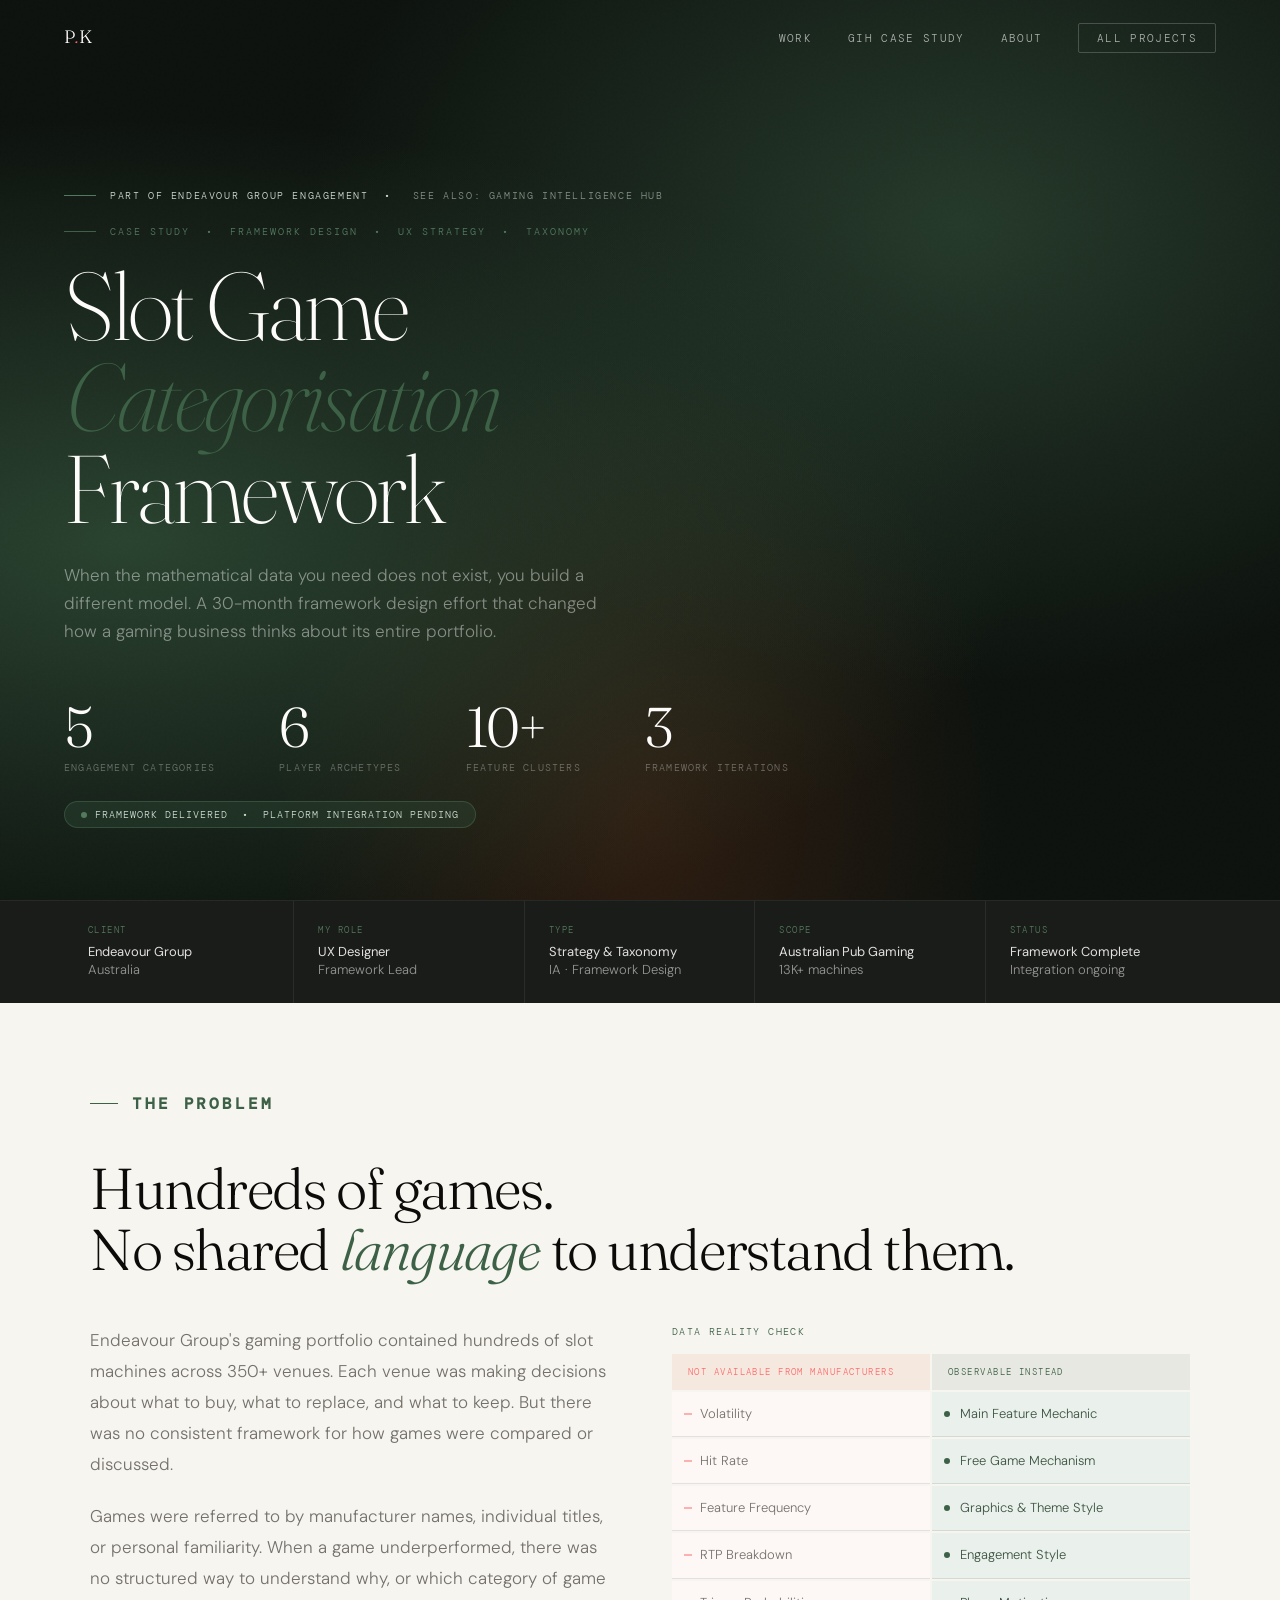
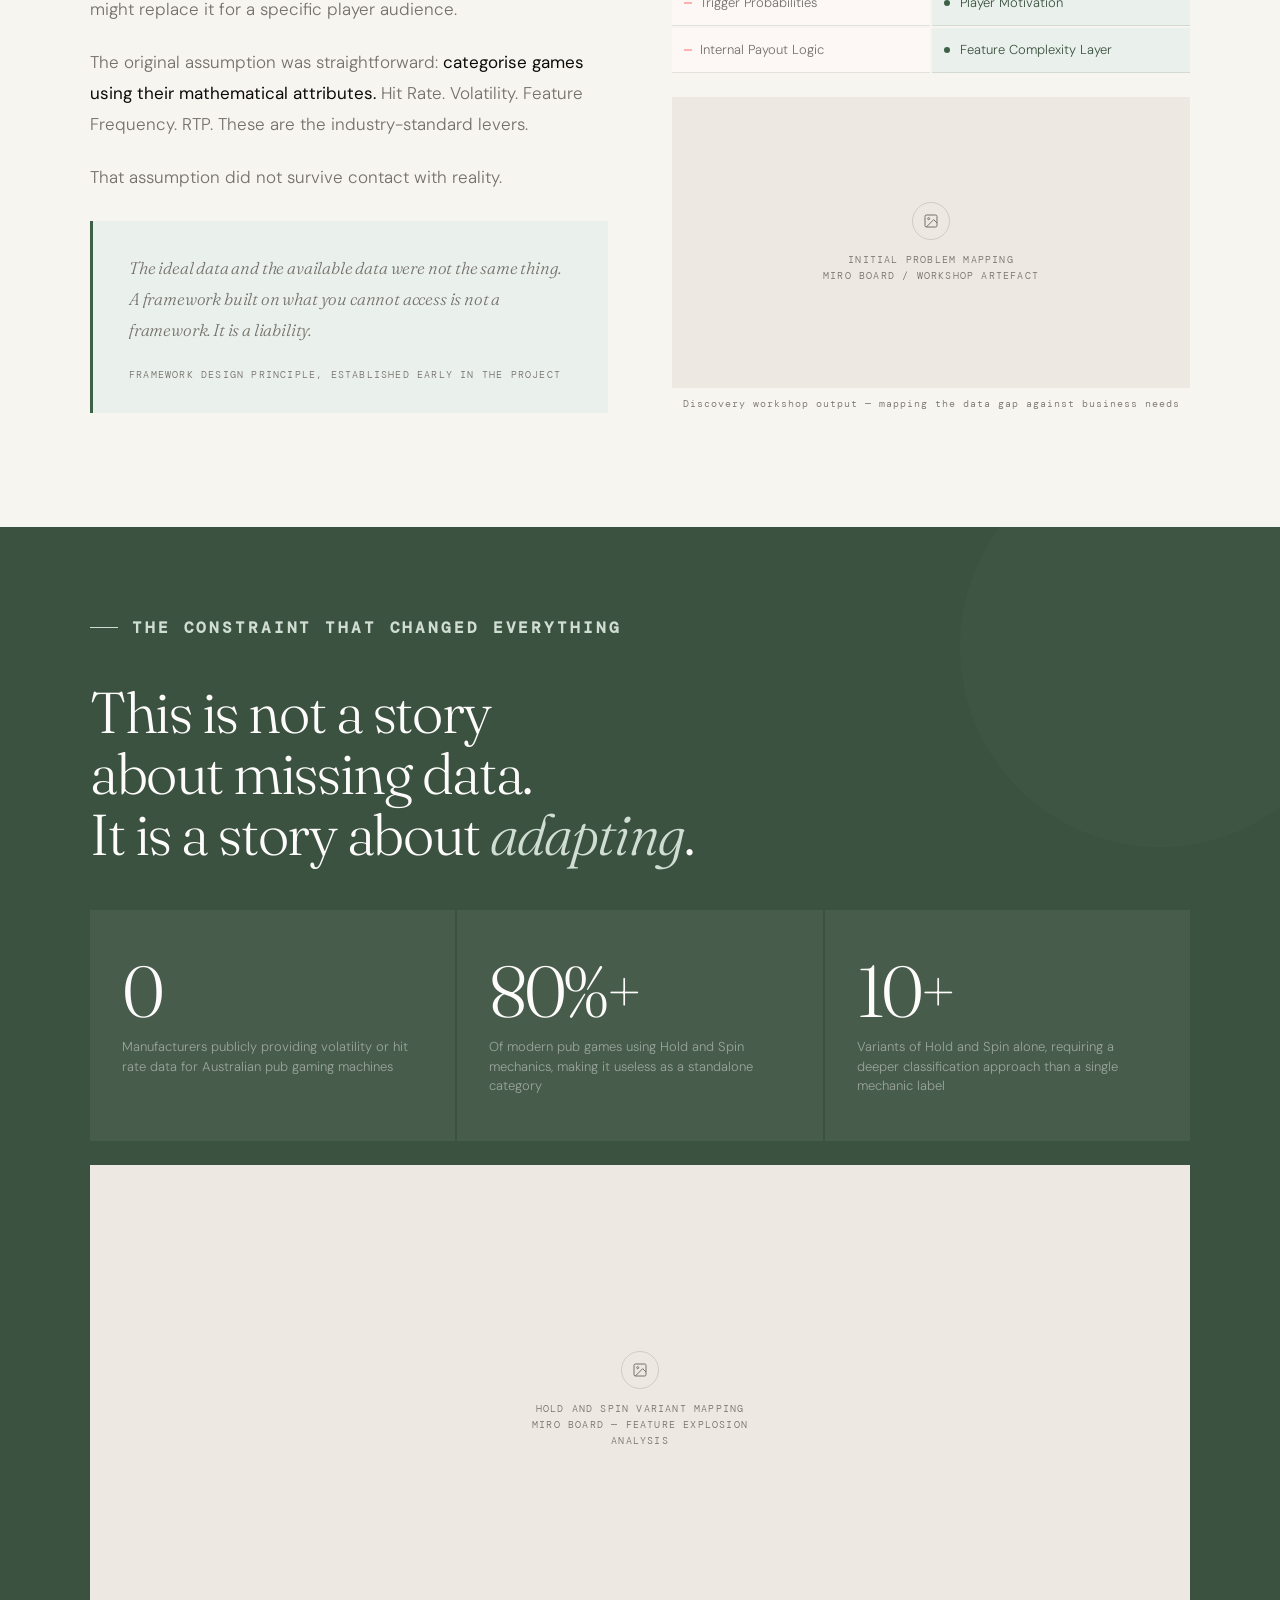
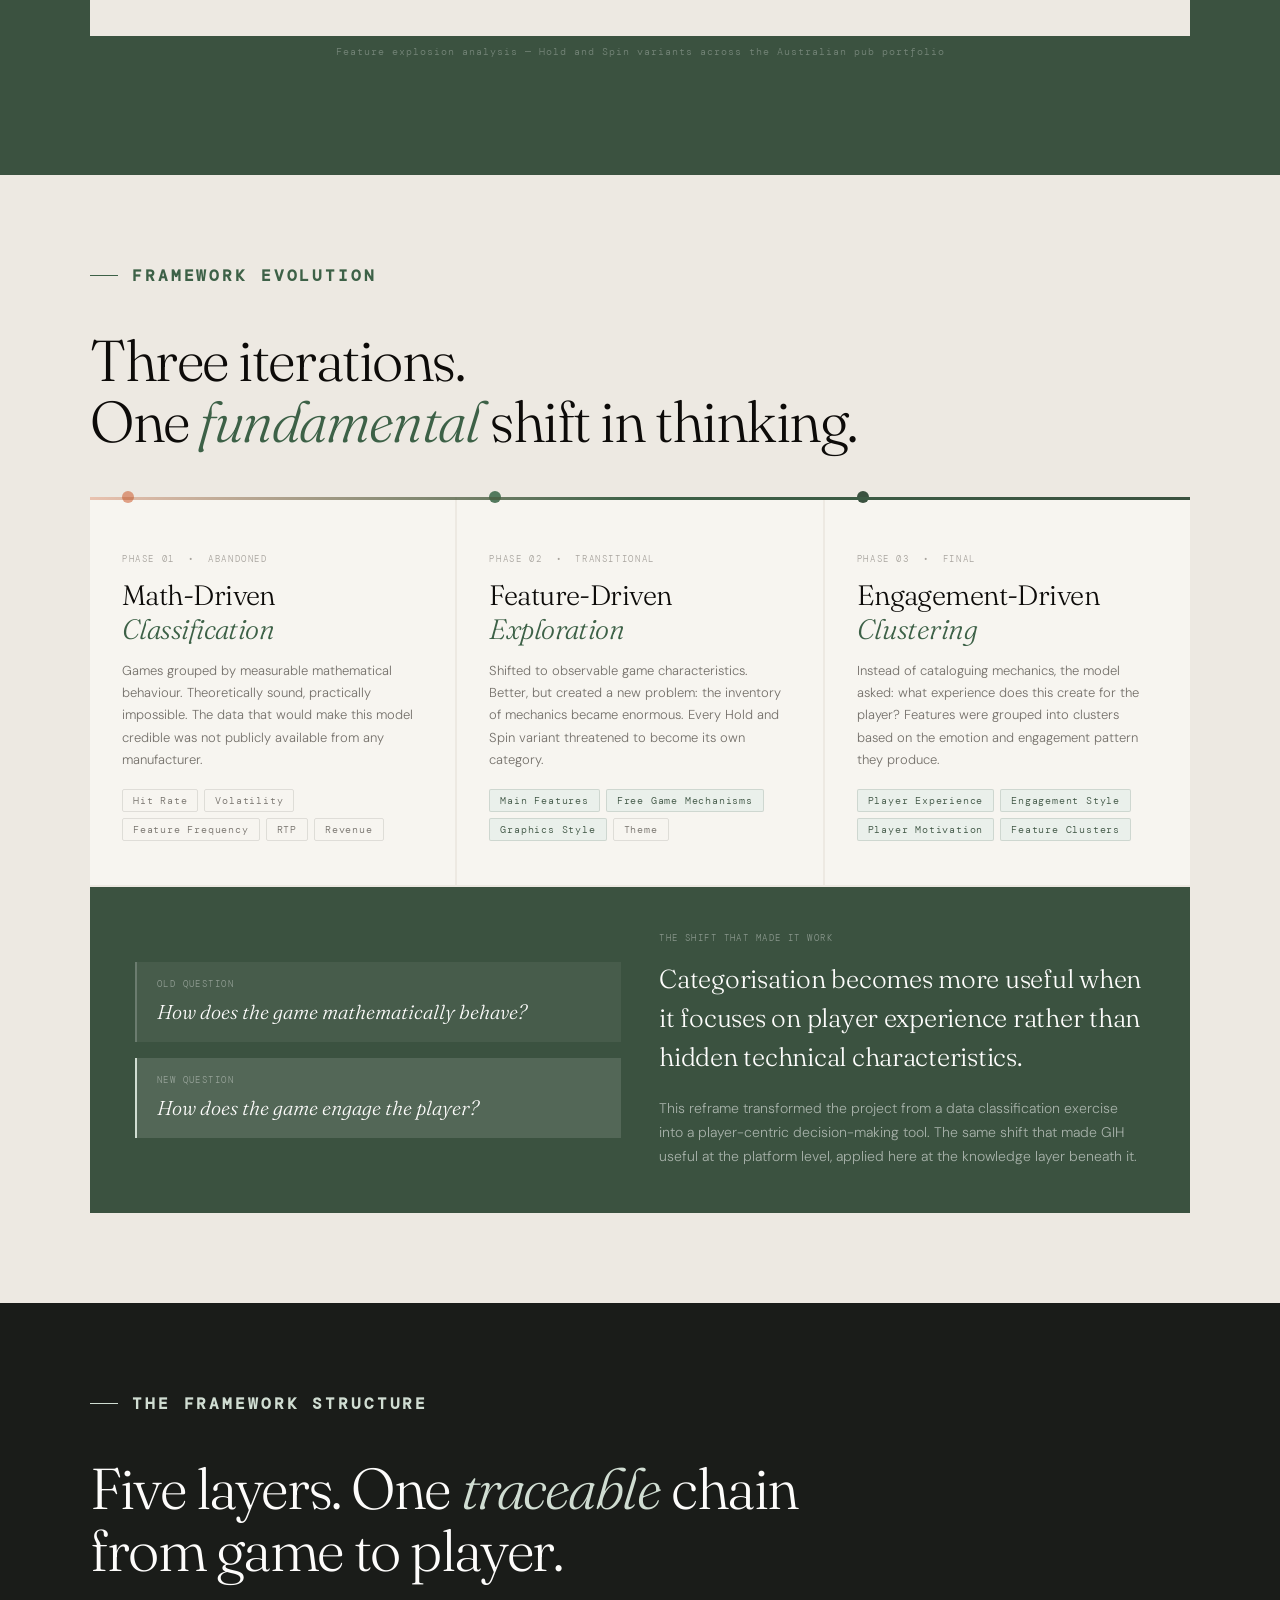
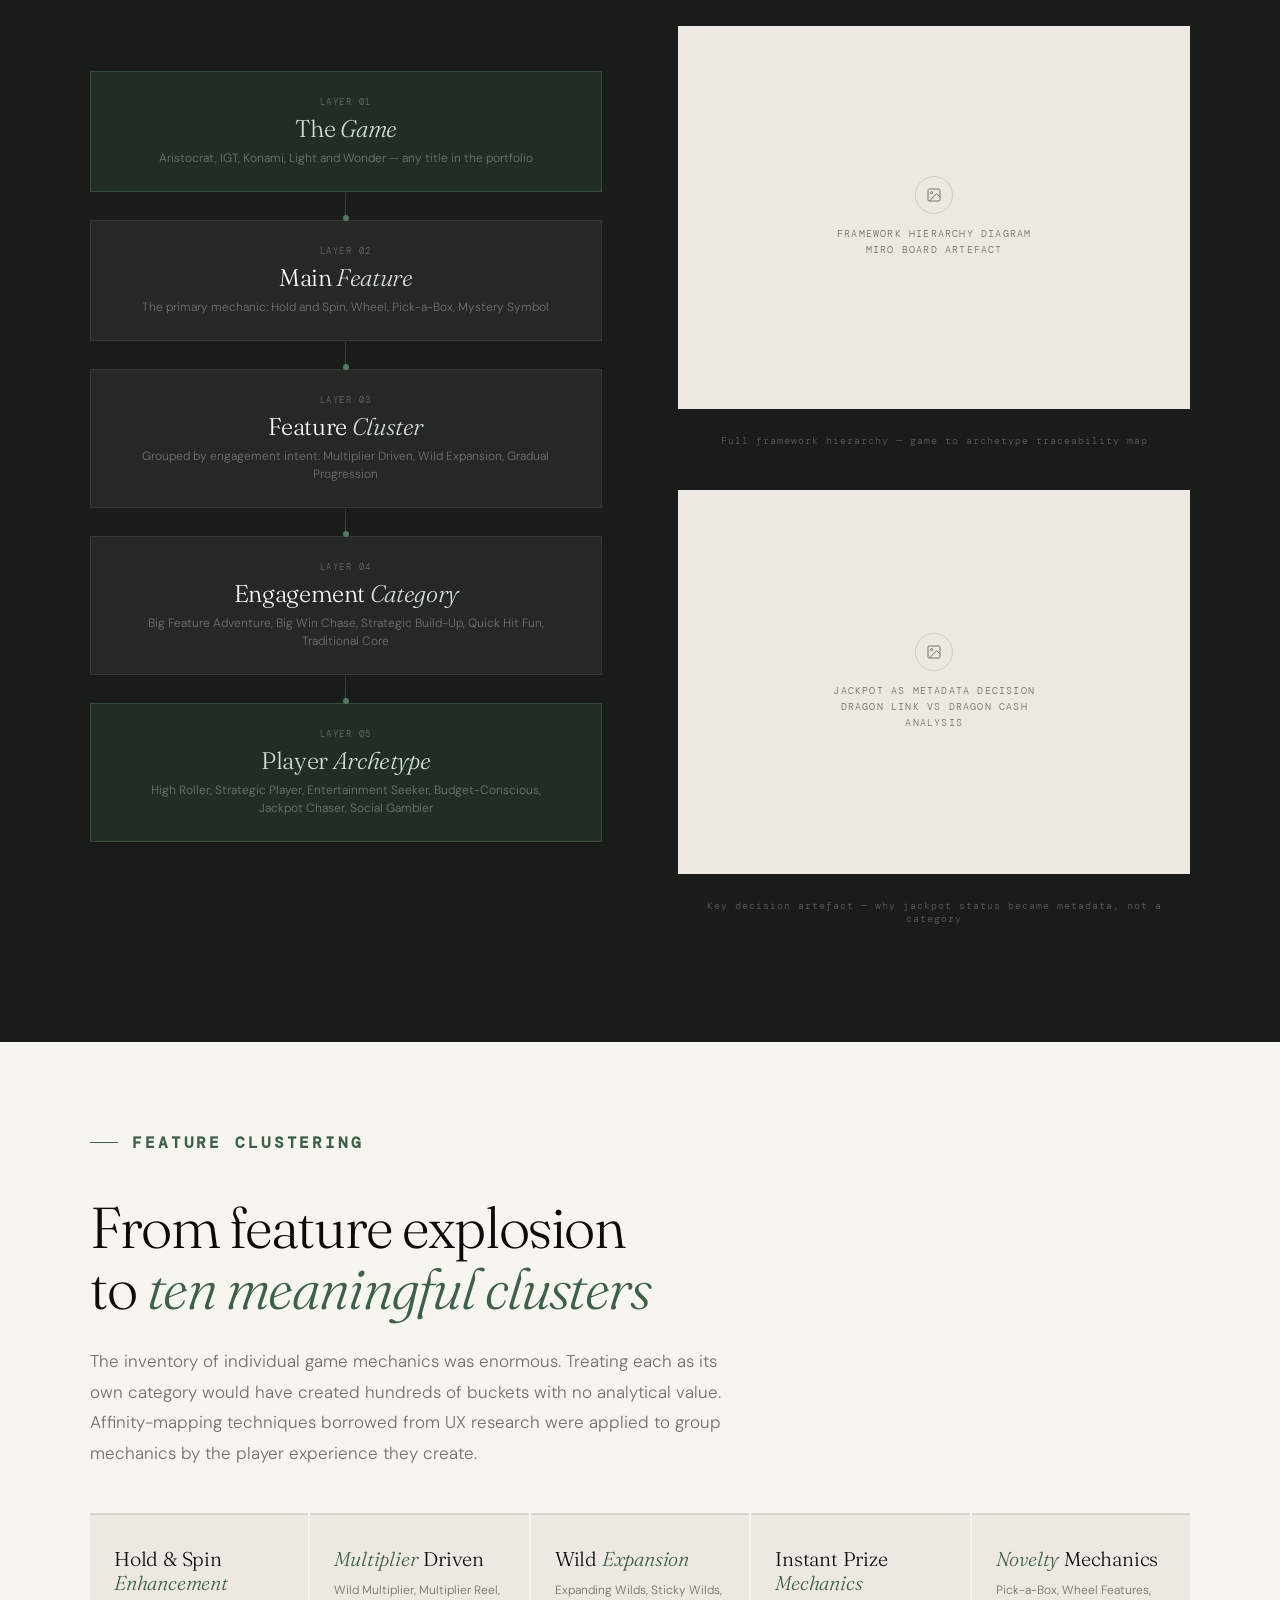
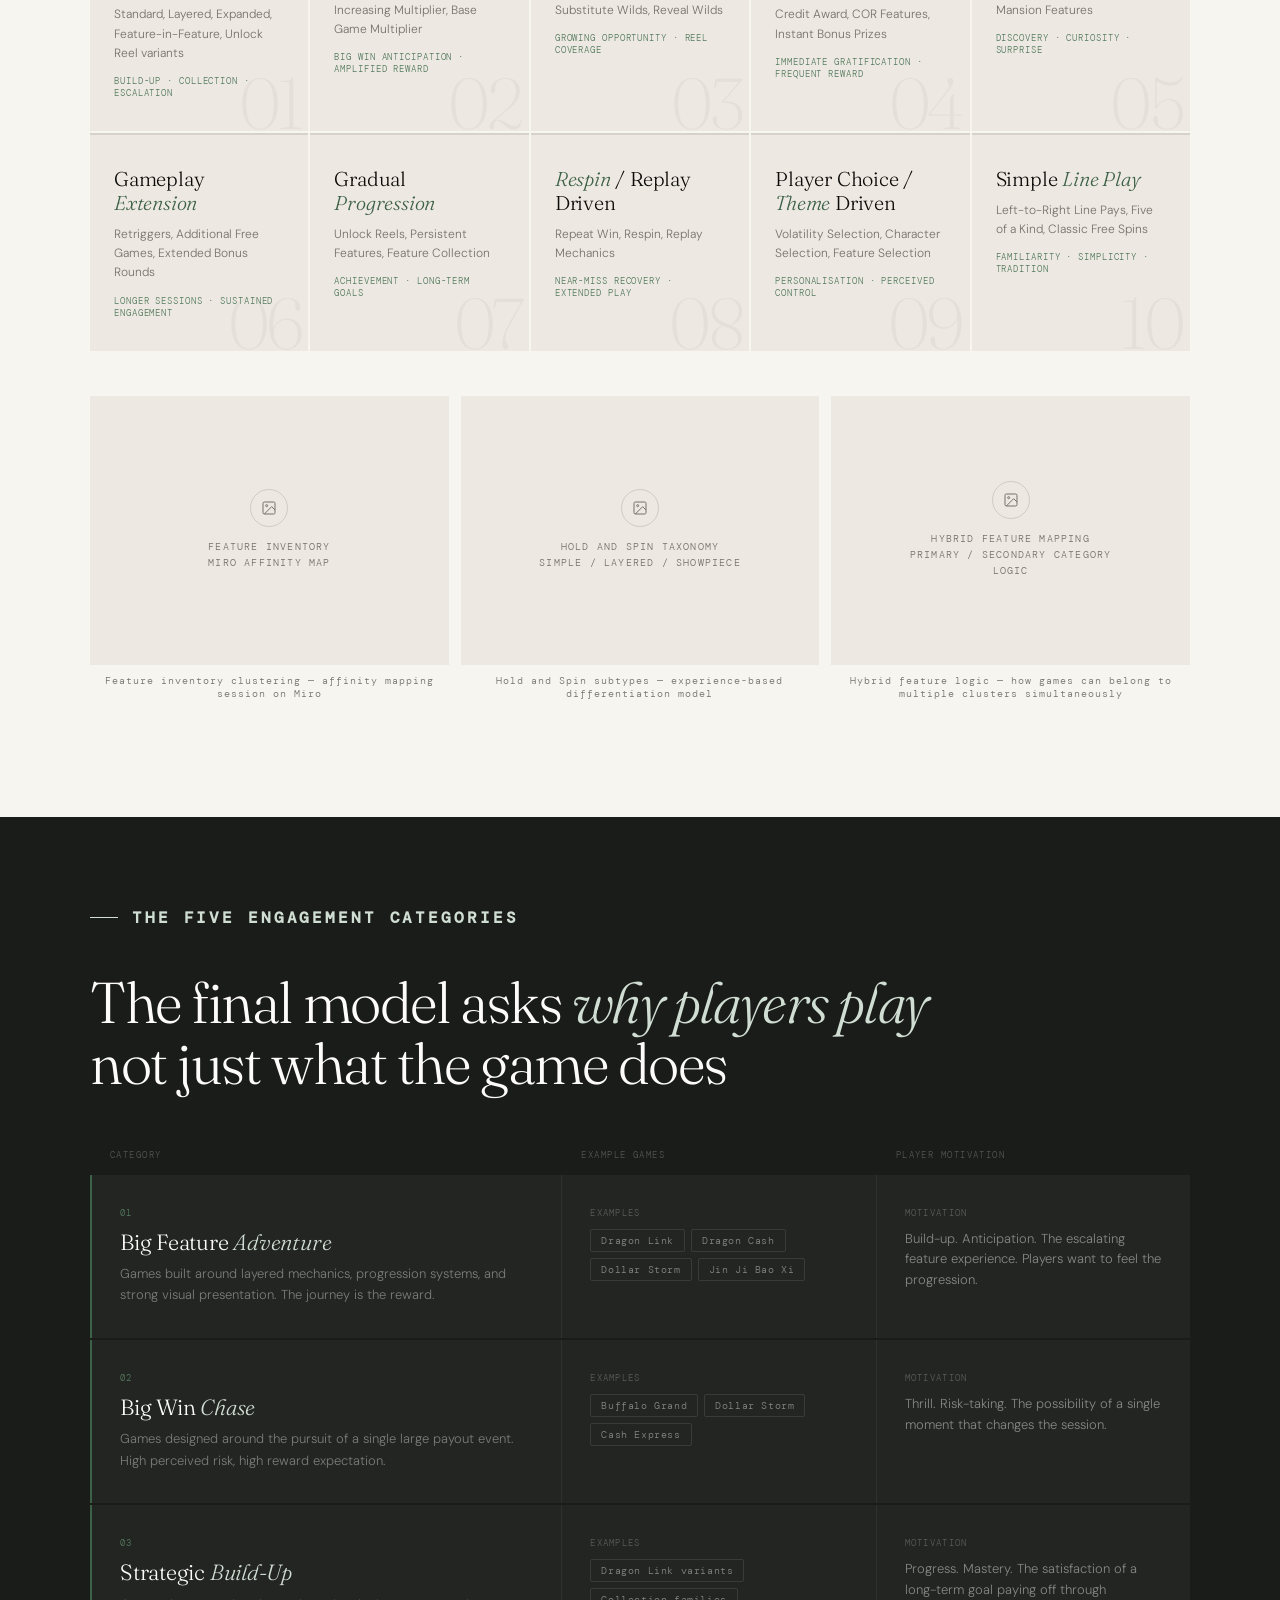
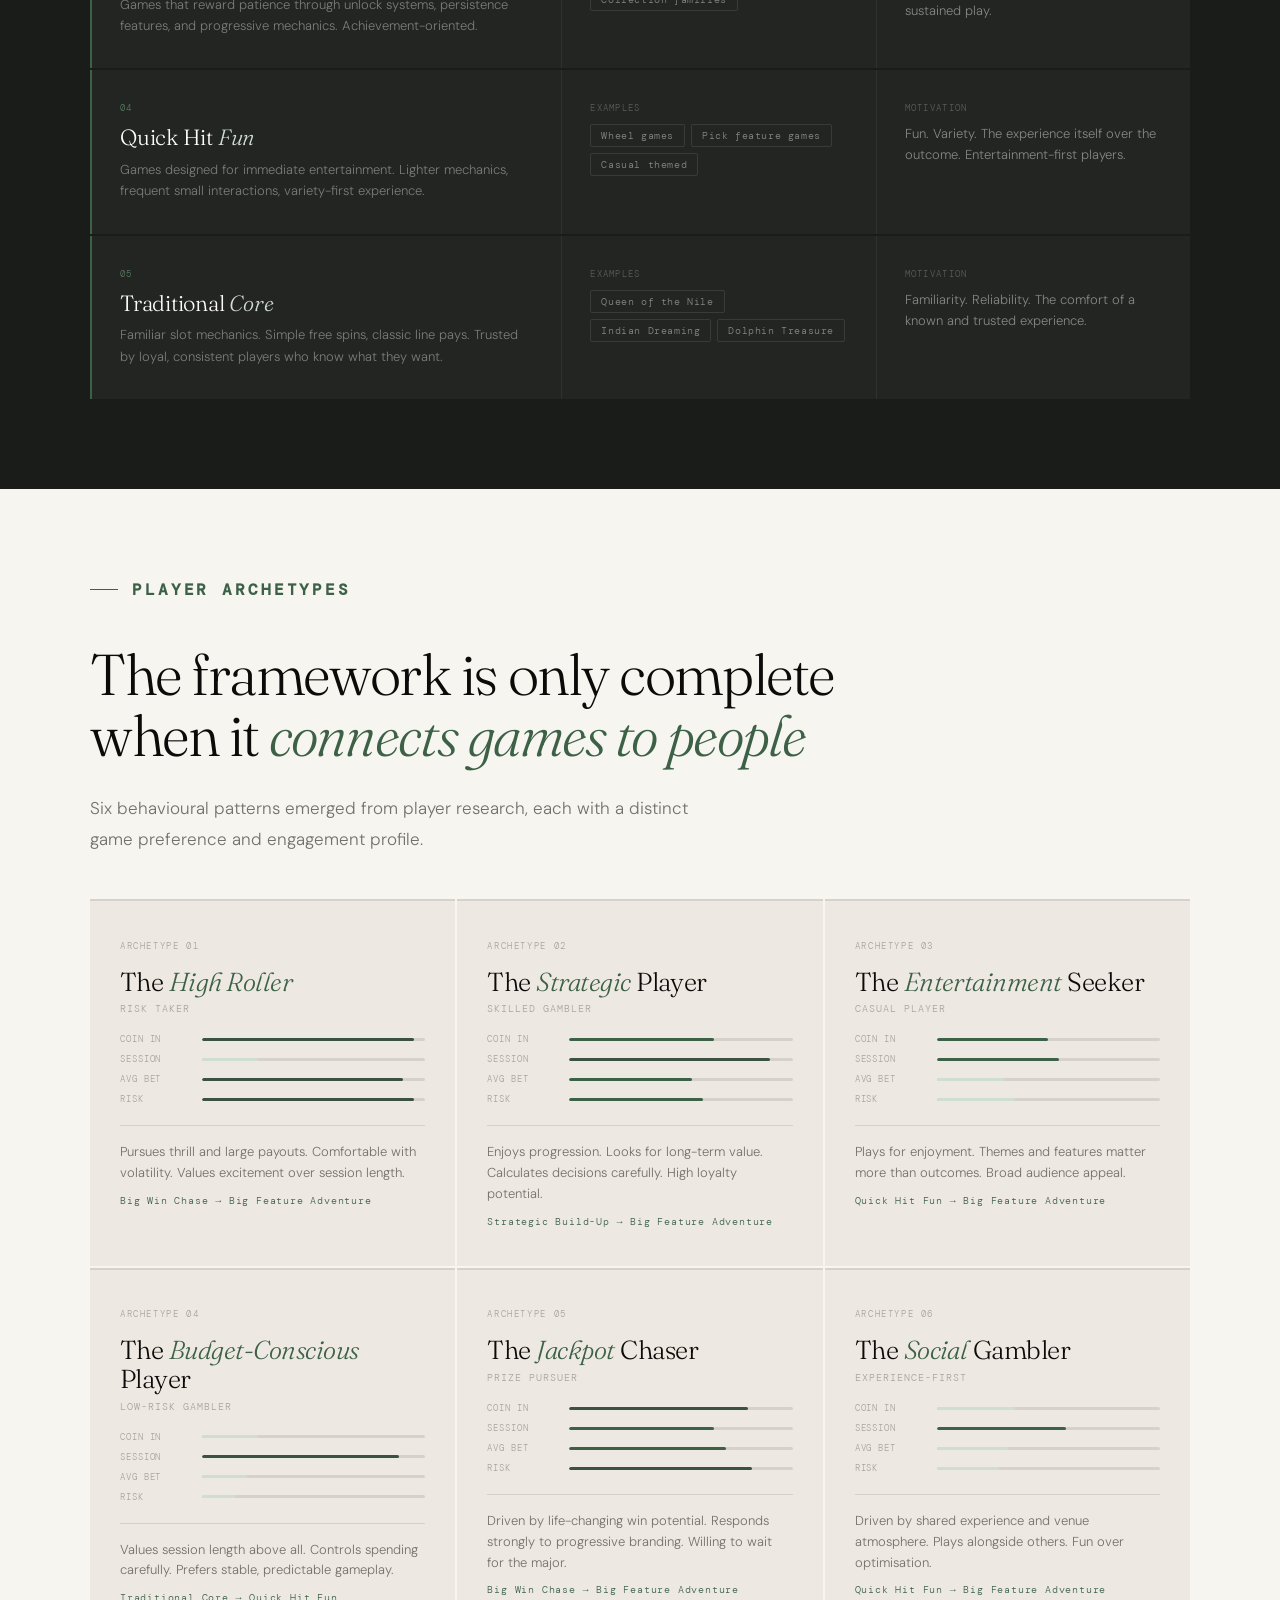
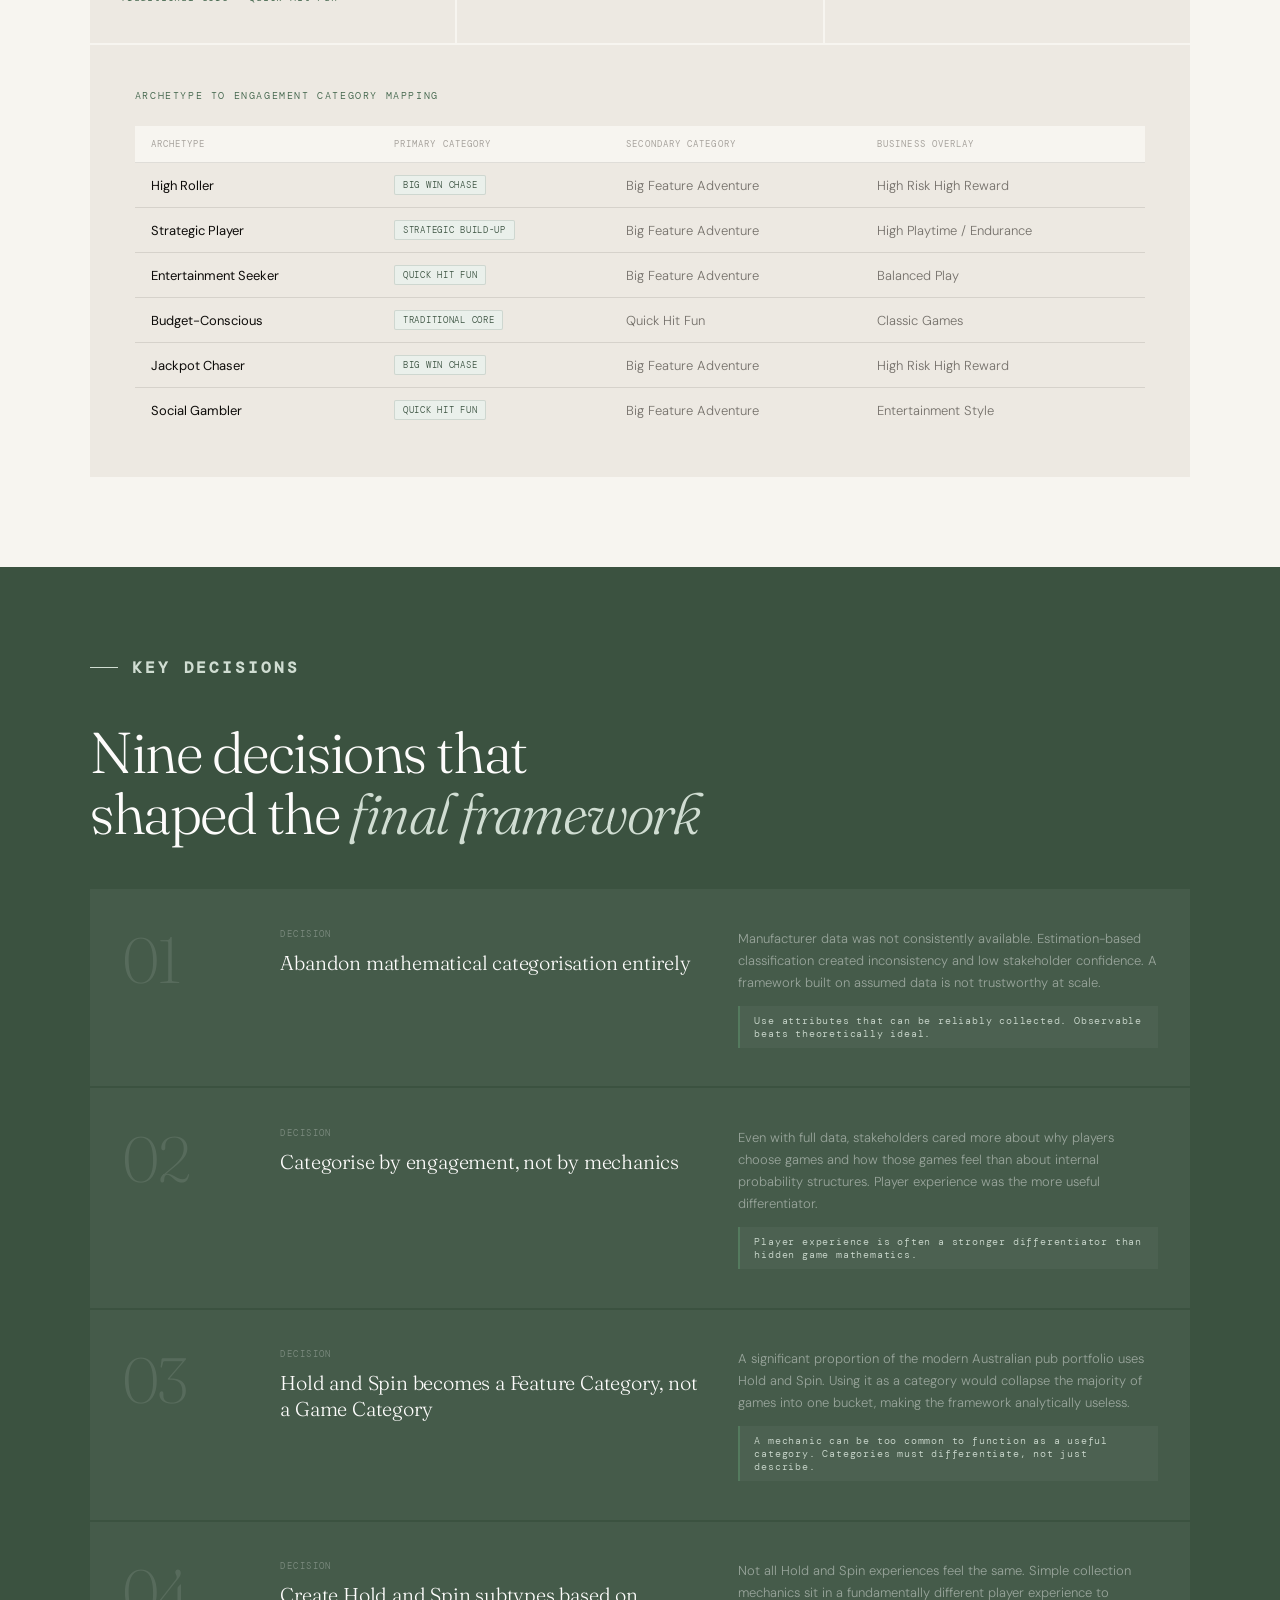
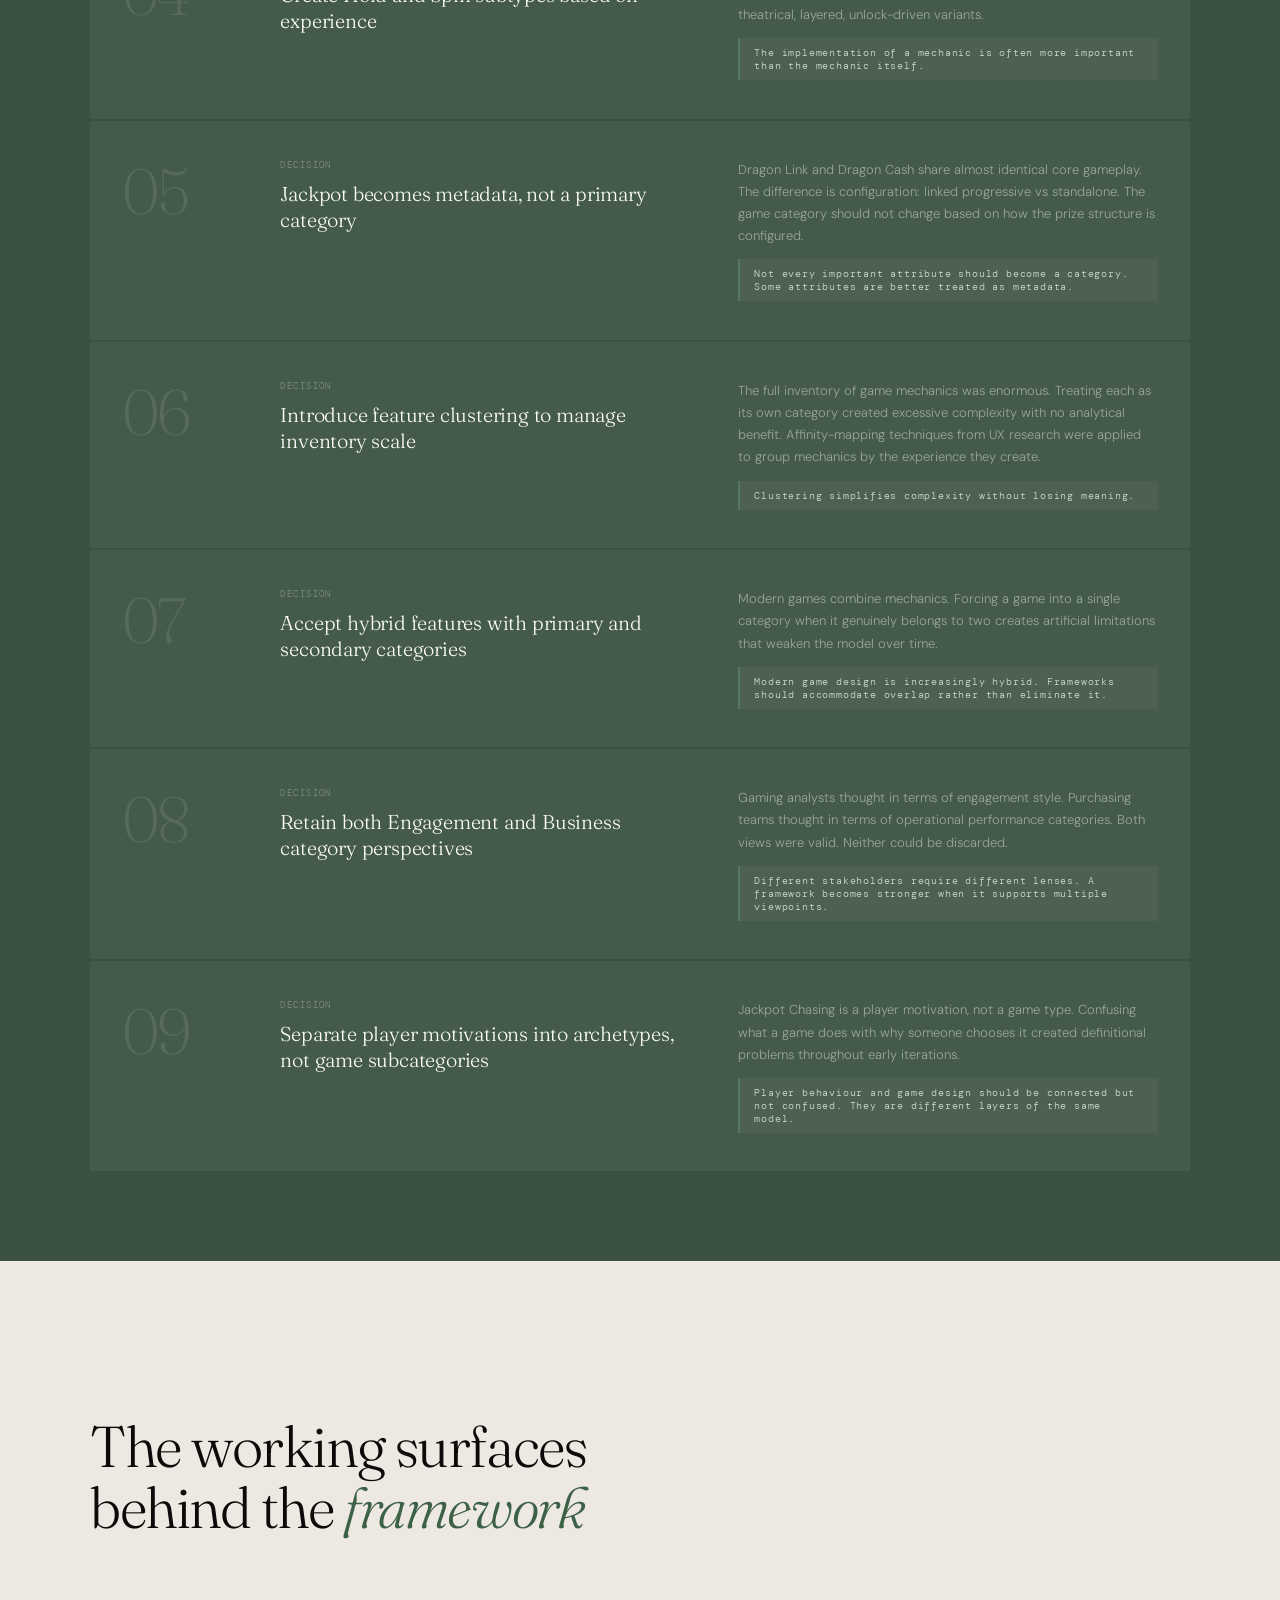
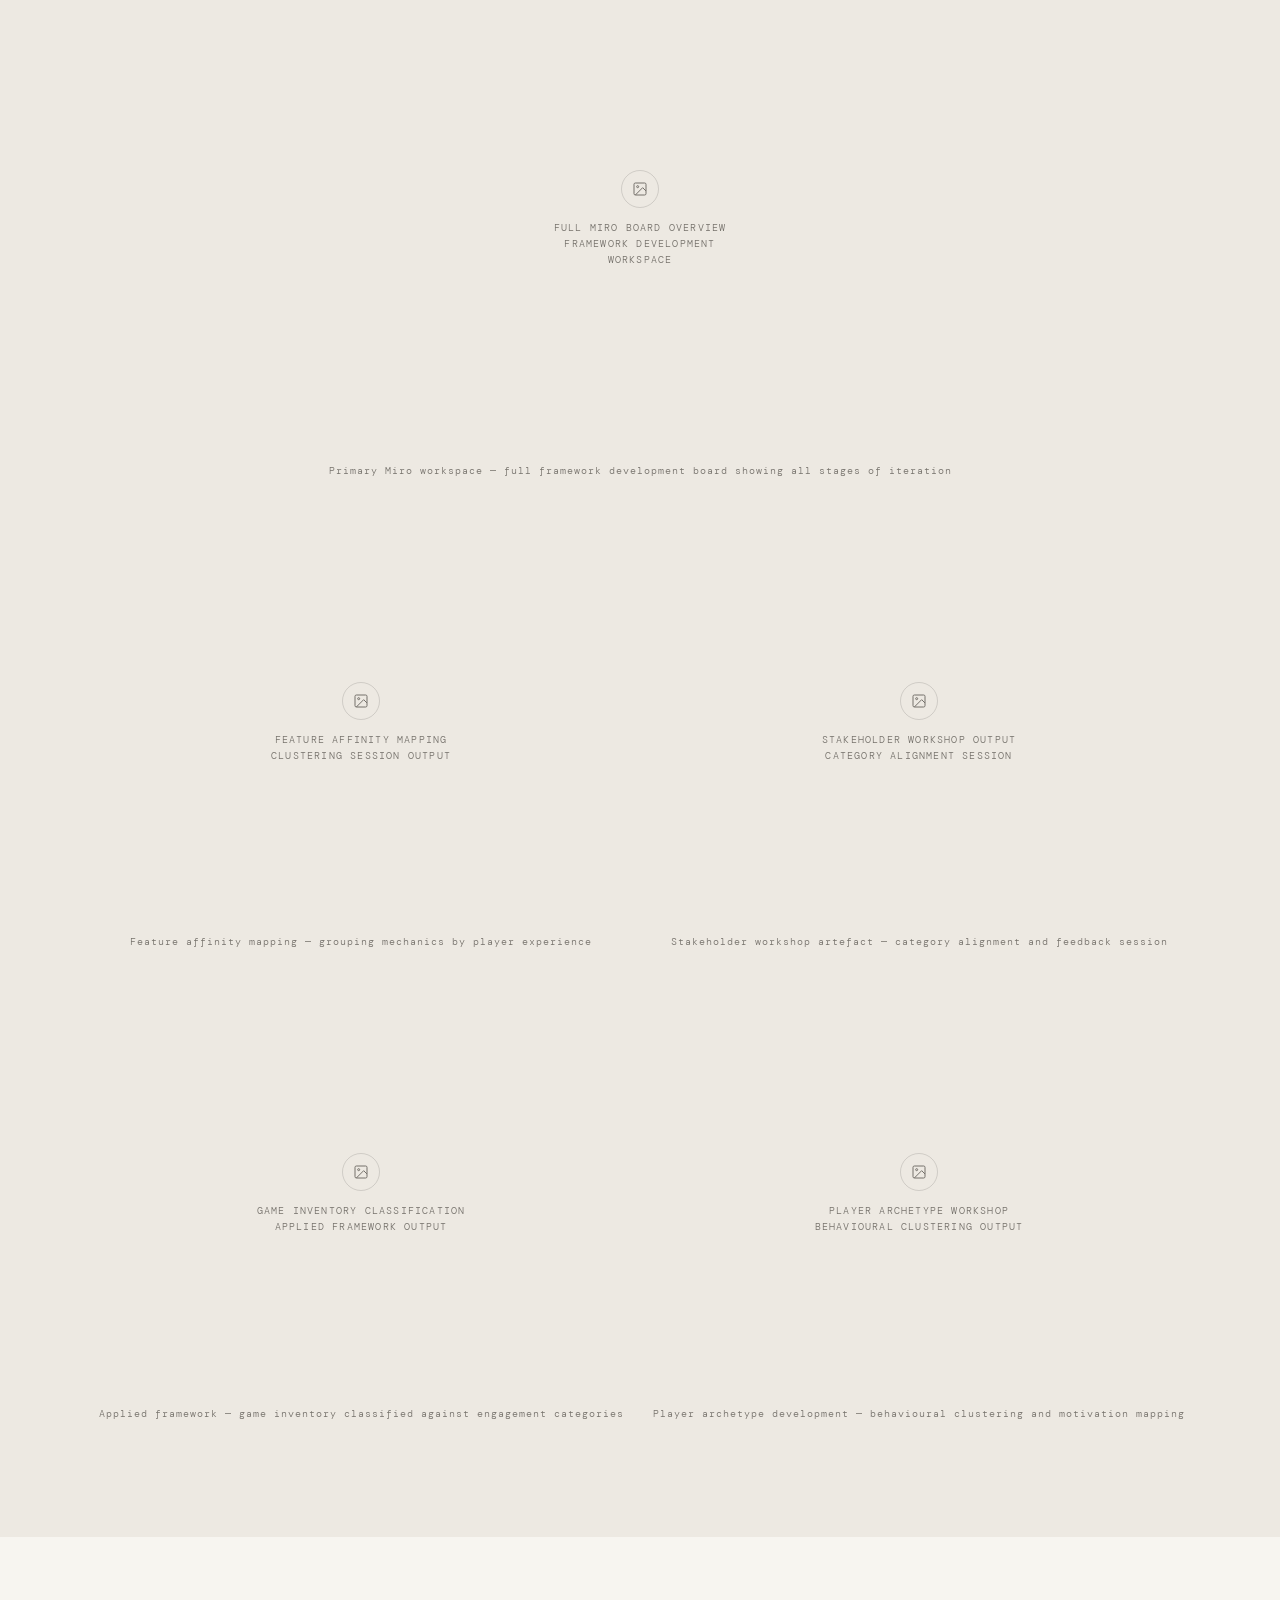
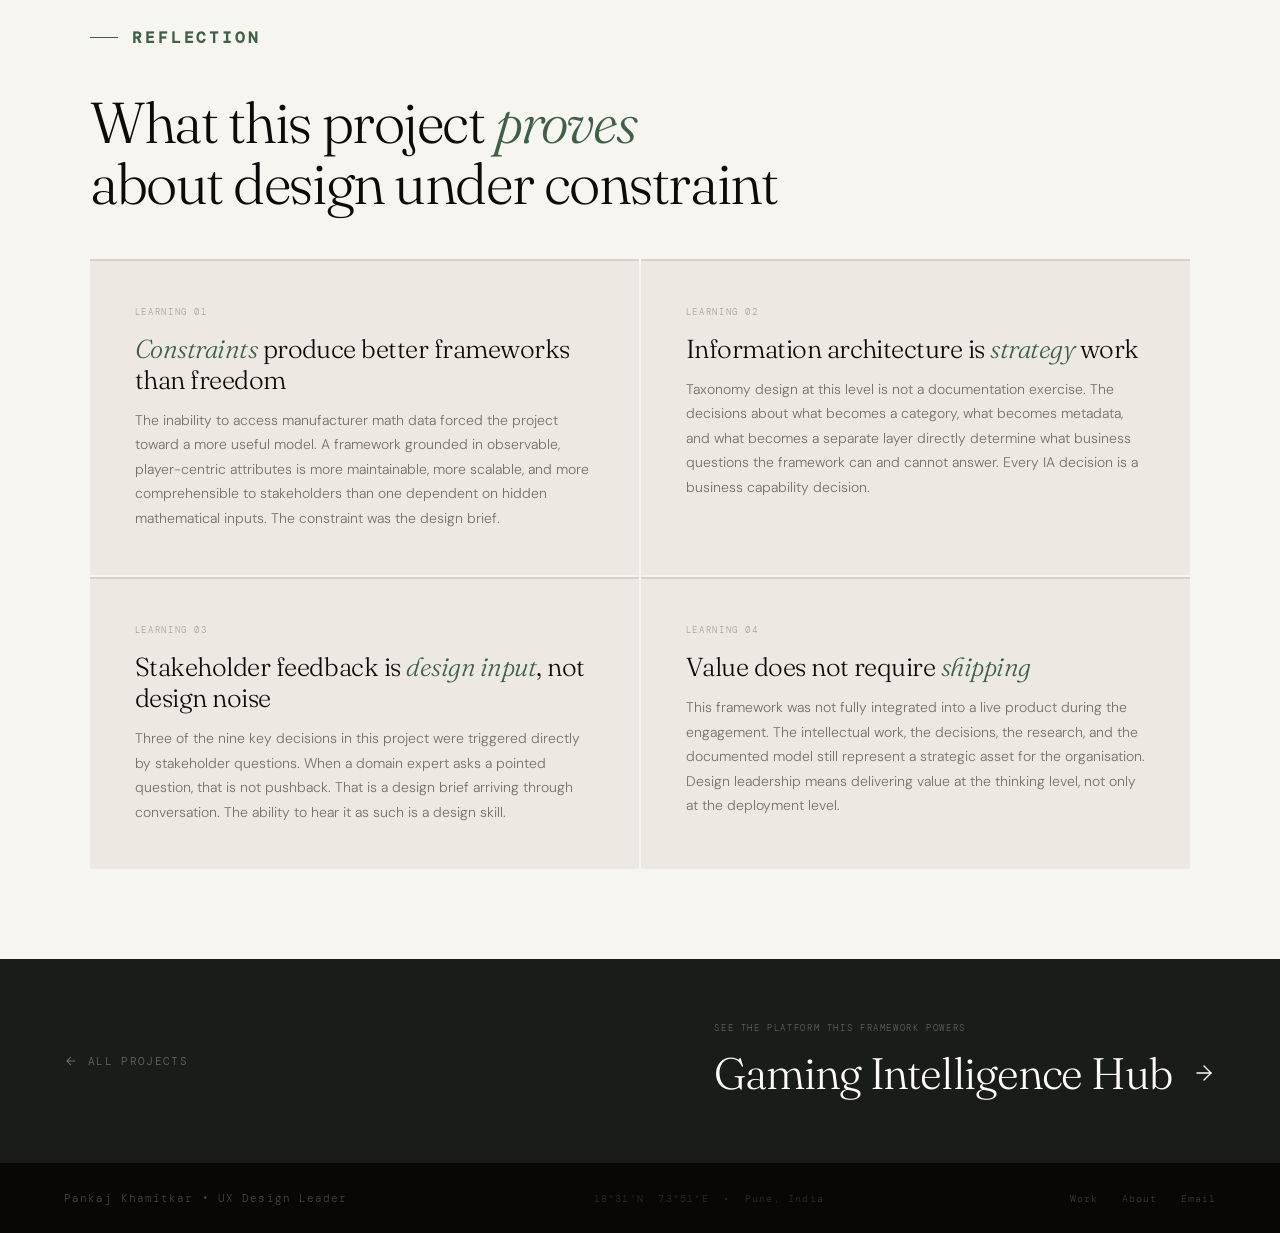
<file: work/slot-categorisation.html>
<!DOCTYPE html>
<html lang="en">
<head>
<meta charset="UTF-8">
<meta name="viewport" content="width=device-width, initial-scale=1.0">
<title>Slot Game Categorisation Framework &mdash; Pankaj Khamitkar</title>
<meta name="description" content="When the mathematical data you need does not exist, you build a different model. A 30-month framework design effort that changed how a gaming business thinks about its entire portfolio.">

<link rel="preconnect" href="https://fonts.googleapis.com">
<link rel="preconnect" href="https://fonts.gstatic.com" crossorigin>
<link rel="stylesheet" href="../assets/css/tokens.css">
<link rel="stylesheet" href="../assets/css/shared.css">
<link rel="stylesheet" href="../assets/css/case-study.css">

<style>
/* ============================================================
   SLOT GAME FRAMEWORK: page-specific styles
   Page accent: sage green (#3D6147) overrides global red
   ============================================================ */

:root {
  --page-accent:     #3D6147;
  --sage-mid:        #3D6147;
  --sage-light:      #547A5E;
  --sage-pale:       #D0DDD2;
  --sage-faint:      #EAF0EB;
  --border-sage:     rgba(46, 74, 53, 0.15);
  --ink-soft:        #1A1C19;
}

/* HERO: sage-dominant dark gradient */
#hero {
  background:
    radial-gradient(ellipse at 10% 60%, rgba(46, 74, 53, 0.85) 0%, transparent 55%),
    radial-gradient(ellipse at 75% 25%, rgba(61, 97, 71, 0.5) 0%, transparent 48%),
    radial-gradient(ellipse at 50% 90%, rgba(201, 76, 26, 0.18) 0%, transparent 40%),
    #0C110D;
}

/* Section-tag overrides for sage */
.section-tag         { color: var(--sage-mid); }
.section-tag::before { background: var(--sage-mid); }
.section-tag.on-dark { color: var(--sage-pale); }
.section-tag.on-dark::before { background: var(--sage-pale); }
.section-title em    { color: var(--sage-mid); }
.section-title.on-dark em { color: var(--sage-pale); }

/* Nav back hover: sage instead of red */
.nav-back:hover { border-color: var(--sage-light) !important; color: var(--sage-pale) !important; }

/* Footer links hover: sage */
.footer-links a:hover { color: var(--sage-light); }

/* HERO label override */
.hero-companion {
  font-family: 'DM Mono', monospace;
  font-size: 10px;
  letter-spacing: 0.16em;
  text-transform: uppercase;
  color: var(--sage-pale);
  margin-bottom: clamp(16px, 2.5vh, 28px);
  display: flex;
  align-items: center;
  gap: 14px;
  opacity: 0;
  animation: fadeUp 0.7s 0.1s forwards;
}

.hero-companion::before {
  content: '';
  display: inline-block;
  width: 32px;
  height: 1px;
  background: var(--sage-light);
  flex-shrink: 0;
}

.hero-companion a {
  color: inherit;
  text-decoration: none;
  opacity: 0.6;
  transition: opacity 0.2s;
}

.hero-companion a:hover { opacity: 1; }

.hero-label {
  font-family: 'DM Mono', monospace;
  font-size: 10px;
  letter-spacing: 0.2em;
  text-transform: uppercase;
  color: var(--sage-light);
  margin-bottom: clamp(18px, 2.5vh, 32px);
  opacity: 0;
  animation: fadeUp 0.7s 0.2s forwards;
}

.hero-status-pill {
  display: inline-flex;
  align-items: center;
  gap: 8px;
  background: rgba(46, 74, 53, 0.4);
  border: 1px solid rgba(84, 122, 94, 0.4);
  padding: 6px 16px;
  border-radius: 100px;
  font-family: 'DM Mono', monospace;
  font-size: 10px;
  letter-spacing: 0.1em;
  text-transform: uppercase;
  color: var(--sage-pale);
  margin-top: clamp(24px, 3vh, 36px);
  opacity: 0;
  animation: fadeUp 0.9s 0.66s forwards;
  width: fit-content;
}

.hero-status-dot {
  width: 6px;
  height: 6px;
  border-radius: 50%;
  background: var(--sage-light);
  animation: pulse 2s infinite;
}

/* Context strip accent override */
.ctx-key { color: var(--sage-light); }

/* PULL QUOTE: sage variant */
.pull-quote {
  border-left-color: var(--sage-mid);
  background: var(--sage-faint);
}

/* ---- SECTION BACKGROUNDS ---- */
.problem-section    { background: var(--paper); }
.constraint-section { background: var(--sage); position: relative; overflow: hidden; }
.evolution-section  { background: var(--paper-warm); }
.hierarchy-section  { background: var(--ink-soft); }
.clusters-section   { background: var(--paper); }
.engagement-section { background: var(--ink-soft); }
.archetypes-section { background: var(--paper); }
.decisions-section  { background: var(--sage); }
.miro-section       { background: var(--paper-warm); }
.reflection-section { background: var(--paper); }

.constraint-section::before {
  content: '';
  position: absolute;
  right: -80px; top: -80px;
  width: 400px; height: 400px;
  border-radius: 50%;
  background: rgba(255, 255, 255, 0.02);
  pointer-events: none;
}

/* PROBLEM LAYOUT */
.problem-layout {
  display: grid;
  grid-template-columns: 1fr 1fr;
  gap: clamp(40px, 5vw, 80px);
  align-items: start;
  margin-top: clamp(44px, 5vh, 64px);
}

.problem-left p {
  font-size: clamp(14px, 1.5vw, 17px);
  line-height: 1.82;
  color: var(--muted);
  margin-bottom: 22px;
}

.problem-left p strong { color: var(--ink); font-weight: 400; }

/* Data reality grid */
.data-grid {
  display: grid;
  grid-template-columns: 1fr 1fr;
  gap: 2px;
  margin-top: 8px;
}

.dg-col-head {
  font-family: 'DM Mono', monospace;
  font-size: 9px;
  letter-spacing: 0.16em;
  text-transform: uppercase;
  padding: 12px 16px;
}

.dg-col-head.unavail { background: rgba(201, 76, 26, 0.08); color: var(--accent); }
.dg-col-head.used    { background: rgba(46, 74, 53, 0.08); color: var(--sage-mid); }

.dg-item {
  padding: 13px 16px;
  font-size: 13px;
  line-height: 1.4;
  border-bottom: 1px solid var(--border);
  position: relative;
  padding-left: 28px;
}

.dg-item.unavail { background: #FDF8F6; color: var(--muted); }
.dg-item.unavail::before {
  content: '';
  position: absolute;
  left: 12px; top: 50%;
  transform: translateY(-50%);
  width: 8px; height: 1px;
  background: var(--accent);
}

.dg-item.used { background: var(--sage-faint); color: var(--sage); }
.dg-item.used::before {
  content: '';
  position: absolute;
  left: 12px; top: 50%;
  transform: translateY(-50%);
  width: 6px; height: 6px;
  border-radius: 50%;
  background: var(--sage-mid);
}

/* CONSTRAINT NUMBERS */
.constraint-nums {
  display: grid;
  grid-template-columns: repeat(3, 1fr);
  gap: 2px;
  margin-top: clamp(44px, 5vh, 64px);
}

.cn-cell {
  background: rgba(255, 255, 255, 0.06);
  padding: clamp(28px, 3.5vw, 48px) clamp(20px, 2.5vw, 32px);
}

.cn-num {
  font-family: 'Fraunces', serif;
  font-weight: 300;
  font-size: clamp(44px, 6vw, 72px);
  letter-spacing: -0.05em;
  line-height: 1;
  color: var(--white);
}

.cn-label {
  font-size: 13px;
  font-weight: 300;
  color: rgba(255, 255, 255, 0.45);
  margin-top: 10px;
  line-height: 1.5;
}

/* TIMELINE */
.timeline {
  display: grid;
  grid-template-columns: repeat(3, 1fr);
  gap: 2px;
  margin-top: clamp(44px, 5vh, 64px);
  position: relative;
}

.timeline::before {
  content: '';
  position: absolute;
  top: 0; left: 0; right: 0;
  height: 3px;
  background: linear-gradient(to right, rgba(201, 76, 26, 0.3), var(--sage-mid), var(--sage));
  z-index: 1;
}

.phase-card {
  background: var(--paper);
  padding: clamp(28px, 3.5vw, 48px) clamp(20px, 2.5vw, 32px);
  position: relative;
  padding-top: clamp(36px, 4.5vw, 56px);
}

.phase-dot {
  width: 12px; height: 12px;
  border-radius: 50%;
  position: absolute;
  top: -6px;
  left: clamp(20px, 2.5vw, 32px);
  z-index: 2;
}

.phase-dot.d1 { background: rgba(201, 76, 26, 0.5); }
.phase-dot.d2 { background: var(--sage-light); }
.phase-dot.d3 { background: var(--sage); }

.phase-num {
  font-family: 'DM Mono', monospace;
  font-size: 9px;
  letter-spacing: 0.18em;
  text-transform: uppercase;
  color: var(--muted-light);
  margin-bottom: 14px;
}

.phase-label {
  font-family: 'Fraunces', serif;
  font-weight: 300;
  font-size: clamp(20px, 2.5vw, 28px);
  letter-spacing: -0.02em;
  line-height: 1.2;
  color: var(--ink);
  margin-bottom: 14px;
}

.phase-label em { font-style: italic; color: var(--sage-mid); }
.phase-body { font-size: 13px; line-height: 1.7; color: var(--muted); }

.phase-tags {
  display: flex;
  flex-wrap: wrap;
  gap: 6px;
  margin-top: 18px;
}

.phase-tag {
  font-family: 'DM Mono', monospace;
  font-size: 10px;
  letter-spacing: 0.08em;
  color: var(--muted);
  border: 1px solid var(--border);
  padding: 4px 10px;
  border-radius: 2px;
}

.phase-tag.active {
  background: var(--sage-faint);
  border-color: var(--border-sage);
  color: var(--sage);
}

/* PIVOT CALLOUT */
.pivot-callout {
  background: var(--sage);
  padding: clamp(28px, 3.5vw, 48px);
  margin-top: 2px;
  display: grid;
  grid-template-columns: 1fr 1fr;
  gap: clamp(24px, 3vw, 48px);
  align-items: center;
}

.pivot-from-to { display: flex; flex-direction: column; gap: 16px; }

.pft-item { padding: 16px 20px; }
.pft-item.from-style { background: rgba(255, 255, 255, 0.06); border-left: 2px solid rgba(255, 255, 255, 0.2); }
.pft-item.to-style   { background: rgba(255, 255, 255, 0.12); border-left: 2px solid var(--sage-pale); }

.pft-key {
  font-family: 'DM Mono', monospace;
  font-size: 9px;
  letter-spacing: 0.16em;
  text-transform: uppercase;
  color: rgba(255, 255, 255, 0.4);
  margin-bottom: 8px;
}

.pft-val {
  font-family: 'Fraunces', serif;
  font-weight: 300;
  font-style: italic;
  font-size: clamp(15px, 1.8vw, 20px);
  line-height: 1.4;
  color: var(--white);
}

.pivot-insight { color: var(--white); }

.pivot-insight-label {
  font-family: 'DM Mono', monospace;
  font-size: 9px;
  letter-spacing: 0.16em;
  text-transform: uppercase;
  color: rgba(255, 255, 255, 0.4);
  margin-bottom: 16px;
}

.pivot-insight-text {
  font-family: 'Fraunces', serif;
  font-weight: 300;
  font-size: clamp(18px, 2.2vw, 26px);
  line-height: 1.5;
  letter-spacing: -0.01em;
  color: var(--white);
  margin-bottom: 20px;
}

.pivot-insight-body { font-size: 14px; line-height: 1.7; color: rgba(255, 255, 255, 0.55); }

/* FRAMEWORK HIERARCHY */
.hierarchy-chain {
  display: flex;
  flex-direction: column;
  align-items: center;
  gap: 0;
  margin-top: clamp(44px, 5vh, 64px);
  max-width: 680px;
  margin-left: auto;
  margin-right: auto;
}

.hc-node {
  background: rgba(255, 255, 255, 0.05);
  border: 1px solid rgba(255, 255, 255, 0.08);
  padding: clamp(16px, 2vw, 24px) clamp(24px, 3vw, 40px);
  width: 100%;
  text-align: center;
  transition: background 0.25s, border-color 0.25s;
}

.hc-node:hover { background: rgba(255, 255, 255, 0.09); border-color: var(--sage-light); }
.hc-node.primary { background: rgba(46, 74, 53, 0.4); border-color: rgba(84, 122, 94, 0.4); }

.hc-node-label {
  font-family: 'DM Mono', monospace;
  font-size: 9px;
  letter-spacing: 0.16em;
  text-transform: uppercase;
  color: rgba(255, 255, 255, 0.3);
  margin-bottom: 6px;
}

.hc-node-title {
  font-family: 'Fraunces', serif;
  font-weight: 300;
  font-size: clamp(18px, 2vw, 24px);
  letter-spacing: -0.015em;
  color: var(--white);
}

.hc-node-title em { font-style: italic; color: var(--sage-pale); }
.hc-node.primary .hc-node-title { color: var(--sage-pale); }
.hc-node-desc { font-size: 12px; color: rgba(255, 255, 255, 0.35); margin-top: 6px; line-height: 1.5; }

.hc-connector {
  width: 1px;
  height: 28px;
  background: linear-gradient(to bottom, rgba(255, 255, 255, 0.1), rgba(84, 122, 94, 0.6));
  position: relative;
}

.hc-connector::after {
  content: '';
  position: absolute;
  bottom: -1px;
  left: 50%;
  transform: translateX(-50%);
  width: 6px; height: 6px;
  border-radius: 50%;
  background: var(--sage-light);
}

/* FEATURE CLUSTERS */
.cluster-grid {
  display: grid;
  grid-template-columns: repeat(5, 1fr);
  gap: 2px;
  margin-top: clamp(44px, 5vh, 64px);
}

.cluster-card {
  background: var(--paper-warm);
  padding: clamp(20px, 2.5vw, 32px) clamp(16px, 2vw, 24px);
  border-top: 2px solid var(--border);
  transition: border-color 0.25s, background 0.25s;
  position: relative;
  overflow: hidden;
}

.cluster-card:hover { border-color: var(--sage-mid); background: var(--sage-faint); }

.cluster-card::after {
  content: attr(data-index);
  position: absolute;
  bottom: -8px; right: 8px;
  font-family: 'Fraunces', serif;
  font-weight: 200;
  font-size: 72px;
  letter-spacing: -0.05em;
  line-height: 1;
  color: rgba(13, 11, 9, 0.04);
  pointer-events: none;
}

.cc-name {
  font-family: 'Fraunces', serif;
  font-weight: 300;
  font-size: clamp(16px, 1.8vw, 20px);
  letter-spacing: -0.01em;
  color: var(--ink);
  margin-bottom: 10px;
  line-height: 1.2;
}

.cc-name em { font-style: italic; color: var(--sage-mid); }
.cc-examples { font-size: 12px; color: var(--muted); line-height: 1.6; margin-bottom: 12px; }

.cc-experience {
  font-family: 'DM Mono', monospace;
  font-size: 9px;
  letter-spacing: 0.1em;
  text-transform: uppercase;
  color: var(--sage-light);
}

.cluster-img-row {
  display: grid;
  grid-template-columns: 1fr 1fr 1fr;
  gap: 12px;
  margin-top: clamp(28px, 3.5vh, 44px);
}

/* ENGAGEMENT CATEGORIES */
.eng-grid { display: flex; flex-direction: column; gap: 2px; margin-top: clamp(44px, 5vh, 64px); }

.eng-row-header {
  display: grid;
  grid-template-columns: 3fr 2fr 2fr;
  background: transparent;
  margin-bottom: 2px;
}

.eng-row {
  display: grid;
  grid-template-columns: 3fr 2fr 2fr;
  background: rgba(255, 255, 255, 0.04);
  transition: background 0.25s;
}

.eng-row:hover { background: rgba(255, 255, 255, 0.07); }

.eng-col-head {
  font-family: 'DM Mono', monospace;
  font-size: 9px;
  letter-spacing: 0.16em;
  text-transform: uppercase;
  color: rgba(255, 255, 255, 0.25);
  padding: 10px 20px;
}

.eng-main {
  padding: clamp(20px, 2.5vw, 32px) clamp(18px, 2.5vw, 28px);
  border-left: 2px solid var(--sage-mid);
}

.eng-num {
  font-family: 'DM Mono', monospace;
  font-size: 9px;
  letter-spacing: 0.16em;
  text-transform: uppercase;
  color: var(--sage-light);
  margin-bottom: 10px;
}

.eng-name {
  font-family: 'Fraunces', serif;
  font-weight: 300;
  font-size: clamp(17px, 2vw, 22px);
  letter-spacing: -0.01em;
  color: var(--white);
  margin-bottom: 8px;
  line-height: 1.2;
}

.eng-name em { font-style: italic; color: var(--sage-pale); }
.eng-definition { font-size: 13px; line-height: 1.65; color: rgba(255, 255, 255, 0.4); }

.eng-detail {
  padding: clamp(20px, 2.5vw, 32px) clamp(18px, 2.5vw, 28px);
  border-left: 1px solid rgba(255, 255, 255, 0.06);
}

.eng-detail-label {
  font-family: 'DM Mono', monospace;
  font-size: 9px;
  letter-spacing: 0.14em;
  text-transform: uppercase;
  color: rgba(255, 255, 255, 0.25);
  margin-bottom: 10px;
}

.eng-examples { display: flex; flex-wrap: wrap; gap: 6px; }

.eng-example {
  font-family: 'DM Mono', monospace;
  font-size: 10px;
  letter-spacing: 0.06em;
  color: rgba(255, 255, 255, 0.45);
  border: 1px solid rgba(255, 255, 255, 0.1);
  padding: 4px 10px;
  border-radius: 2px;
}

.eng-motivation { font-size: 13px; color: rgba(255, 255, 255, 0.45); line-height: 1.6; }

/* PLAYER ARCHETYPES */
.archetype-grid {
  display: grid;
  grid-template-columns: repeat(3, 1fr);
  gap: 2px;
  margin-top: clamp(44px, 5vh, 64px);
}

.archetype-card {
  background: var(--paper-warm);
  padding: clamp(24px, 3vw, 40px) clamp(20px, 2.5vw, 30px);
  border-top: 2px solid var(--border);
  transition: border-color 0.25s;
}

.archetype-card:hover { border-color: var(--sage-mid); }

.ac-index {
  font-family: 'DM Mono', monospace;
  font-size: 9px;
  letter-spacing: 0.18em;
  text-transform: uppercase;
  color: var(--muted-light);
  margin-bottom: 16px;
}

.ac-name {
  font-family: 'Fraunces', serif;
  font-weight: 300;
  font-size: clamp(20px, 2.2vw, 26px);
  letter-spacing: -0.02em;
  line-height: 1.1;
  color: var(--ink);
  margin-bottom: 6px;
}

.ac-name em { font-style: italic; color: var(--sage-mid); }

.ac-sub {
  font-family: 'DM Mono', monospace;
  font-size: 10px;
  letter-spacing: 0.1em;
  text-transform: uppercase;
  color: var(--muted-light);
  margin-bottom: 18px;
}

.ac-attrs { display: flex; flex-direction: column; gap: 8px; margin-bottom: 20px; }

.ac-attr-row { display: flex; align-items: center; gap: 12px; }

.ac-attr-key {
  font-family: 'DM Mono', monospace;
  font-size: 9px;
  letter-spacing: 0.1em;
  text-transform: uppercase;
  color: var(--muted-light);
  width: 70px;
  flex-shrink: 0;
}

.ac-bar-track { flex: 1; height: 3px; background: var(--border); border-radius: 2px; overflow: hidden; }
.ac-bar-fill  { height: 100%; border-radius: 2px; background: var(--sage-mid); transition: width 0.8s 0.3s ease; }
.ac-bar-fill.high { background: var(--sage); }
.ac-bar-fill.low  { background: var(--sage-pale); }

.ac-motivation { font-size: 13px; line-height: 1.6; color: var(--muted); border-top: 1px solid var(--border); padding-top: 16px; }
.ac-game-pref  { font-family: 'DM Mono', monospace; font-size: 10px; letter-spacing: 0.08em; color: var(--sage-mid); margin-top: 10px; }

/* Archetype matrix */
.archetype-matrix {
  margin-top: 2px;
  background: var(--paper-warm);
  padding: clamp(28px, 3.5vw, 48px);
  overflow-x: auto;
}

.matrix-title {
  font-family: 'DM Mono', monospace;
  font-size: 10px;
  letter-spacing: 0.16em;
  text-transform: uppercase;
  color: var(--sage-mid);
  margin-bottom: 24px;
}

.matrix-table { width: 100%; border-collapse: collapse; }
.matrix-table th, .matrix-table td { padding: 12px 16px; text-align: left; border-bottom: 1px solid var(--border); font-size: 13px; }
.matrix-table th { font-family: 'DM Mono', monospace; font-size: 9px; letter-spacing: 0.12em; text-transform: uppercase; color: var(--muted-light); font-weight: 400; background: var(--paper); }
.matrix-table td:first-child { font-weight: 400; color: var(--ink); }
.matrix-table td { color: var(--muted); }
.matrix-table tr:last-child td { border-bottom: none; }

.matrix-tag {
  display: inline-block;
  background: var(--sage-faint);
  border: 1px solid var(--border-sage);
  color: var(--sage);
  font-family: 'DM Mono', monospace;
  font-size: 9px;
  letter-spacing: 0.08em;
  text-transform: uppercase;
  padding: 3px 8px;
  border-radius: 2px;
}

/* KEY DECISIONS */
.decisions-log { display: flex; flex-direction: column; gap: 2px; margin-top: clamp(44px, 5vh, 64px); }

.decision-item {
  background: rgba(255, 255, 255, 0.05);
  padding: clamp(24px, 3vw, 40px) clamp(20px, 2.5vw, 32px);
  display: grid;
  grid-template-columns: 120px 1fr 1fr;
  gap: clamp(20px, 3vw, 40px);
  align-items: start;
  transition: background 0.25s;
}

.decision-item:hover { background: rgba(255, 255, 255, 0.08); }

.di-num {
  font-family: 'Fraunces', serif;
  font-weight: 200;
  font-size: clamp(44px, 5vw, 64px);
  letter-spacing: -0.05em;
  line-height: 1;
  color: rgba(255, 255, 255, 0.1);
}

.di-label {
  font-family: 'DM Mono', monospace;
  font-size: 9px;
  letter-spacing: 0.16em;
  text-transform: uppercase;
  color: rgba(255, 255, 255, 0.3);
  margin-bottom: 10px;
}

.di-decision {
  font-family: 'Fraunces', serif;
  font-weight: 300;
  font-size: clamp(16px, 1.8vw, 20px);
  letter-spacing: -0.01em;
  color: var(--white);
  line-height: 1.3;
}

.di-challenge { font-size: 13px; line-height: 1.7; color: rgba(255, 255, 255, 0.45); margin-bottom: 12px; }

.di-learning {
  font-family: 'DM Mono', monospace;
  font-size: 10px;
  letter-spacing: 0.08em;
  color: var(--sage-pale);
  border-left: 2px solid var(--sage-light);
  padding: 8px 14px;
  background: rgba(255, 255, 255, 0.04);
}

/* MIRO GRID */
.miro-grid { display: grid; grid-template-columns: 1fr 1fr; gap: 16px; margin-top: clamp(44px, 5vh, 64px); }
.miro-item.wide { grid-column: 1 / -1; }

/* REFLECTION */
.reflection-grid { display: grid; grid-template-columns: 1fr 1fr; gap: 2px; margin-top: clamp(44px, 5vh, 64px); }

.rc {
  background: var(--paper-warm);
  padding: clamp(28px, 3.5vw, 48px);
  border-top: 2px solid var(--border);
  transition: border-color 0.25s;
}

.rc:hover { border-color: var(--sage-mid); }

.rc-index {
  font-family: 'DM Mono', monospace;
  font-size: 9px;
  letter-spacing: 0.18em;
  text-transform: uppercase;
  color: var(--muted-light);
  margin-bottom: 16px;
}

.rc-title {
  font-family: 'Fraunces', serif;
  font-weight: 300;
  font-size: clamp(18px, 2.2vw, 26px);
  letter-spacing: -0.02em;
  line-height: 1.2;
  color: var(--ink);
  margin-bottom: 12px;
}

.rc-title em { font-style: italic; color: var(--sage-mid); }
.rc-body { font-size: 14px; line-height: 1.75; color: var(--muted); }

/* img-ph aliases (slot uses different class names than GIH) */
.img-ph { position: absolute; inset: 0; display: flex; flex-direction: column; align-items: center; justify-content: center; gap: 12px; }
.img-ph-icon { width: 38px; height: 38px; border: 1px solid rgba(13,11,9,0.13); border-radius: 50%; display: flex; align-items: center; justify-content: center; }
.img-ph-icon svg { width: 16px; height: 16px; stroke: var(--muted); fill: none; stroke-width: 1.5; }
.img-ph-label { font-family: 'DM Mono', monospace; font-size: 10px; letter-spacing: 0.12em; text-transform: uppercase; color: var(--muted); text-align: center; max-width: 220px; line-height: 1.6; }
.r169 { aspect-ratio: 16/9; }
.r43  { aspect-ratio: 4/3; }
.r219 { aspect-ratio: 21/9; }

/* RESPONSIVE */
@media (max-width: 1200px) {
  .cluster-grid      { grid-template-columns: repeat(4, 1fr); }
}

@media (max-width: 1000px) {
  .cluster-grid      { grid-template-columns: repeat(3, 1fr); }
  .archetype-grid    { grid-template-columns: 1fr 1fr; }
  .eng-row, .eng-row-header { grid-template-columns: 1fr 1fr; }
  .eng-detail:last-child { grid-column: 1 / -1; }
  .decision-item     { grid-template-columns: 60px 1fr 1fr; }
  .constraint-nums   { grid-template-columns: 1fr 1fr; }
  .timeline          { grid-template-columns: 1fr; }
  .pivot-callout     { grid-template-columns: 1fr; }
}

@media (max-width: 700px) {
  .cluster-grid      { grid-template-columns: 1fr 1fr; }
  .archetype-grid    { grid-template-columns: 1fr; }
  .problem-layout    { grid-template-columns: 1fr; }
  .data-grid         { grid-template-columns: 1fr; }
  .reflection-grid   { grid-template-columns: 1fr; }
  .miro-grid         { grid-template-columns: 1fr; }
  .miro-item.wide    { grid-column: auto; }
  .decision-item     { grid-template-columns: 1fr; gap: 16px; }
  .di-num            { display: none; }
  .cluster-img-row   { grid-template-columns: 1fr; }
  .constraint-nums   { grid-template-columns: 1fr 1fr; }
  .eng-row, .eng-row-header { grid-template-columns: 1fr; }
  .hierarchy-chain   { max-width: 100%; }
}

@media (max-width: 460px) {
  .cluster-grid      { grid-template-columns: 1fr; }
  .archetype-grid    { grid-template-columns: 1fr; }
  .constraint-nums   { grid-template-columns: 1fr; }
}
</style>
</head>
<body>

<!-- NAV -->
<nav id="nav">
  <a href="../index.html" class="nav-logo">P<span>.</span>K</a>
  <ul class="nav-links">
    <li><a href="../index.html#work">Work</a></li>
    <li><a href="gih-case-study.html">GIH Case Study</a></li>
    <li><a href="../index.html#about">About</a></li>
    <li><a href="../index.html" class="nav-back">All Projects</a></li>
  </ul>
</nav>

<!-- HERO -->
<section id="hero">
  <div class="hero-grain"></div>
  <div class="hero-companion">
    Part of Endeavour Group Engagement &nbsp;&bull;&nbsp;
    <a href="gih-case-study.html">See also: Gaming Intelligence Hub</a>
  </div>
  <div class="hero-label">Case Study &nbsp;&bull;&nbsp; Framework Design &nbsp;&bull;&nbsp; UX Strategy &nbsp;&bull;&nbsp; Taxonomy</div>
  <h1 class="hero-headline">
    Slot Game<br><em>Categorisation</em><br>Framework
  </h1>
  <p class="hero-sub">When the mathematical data you need does not exist, you build a different model. A 30-month framework design effort that changed how a gaming business thinks about its entire portfolio.</p>
  <div class="hero-stat-row">
    <div class="hero-stat">
      <div class="hero-stat-num">5</div>
      <div class="hero-stat-label">Engagement Categories</div>
    </div>
    <div class="hero-stat">
      <div class="hero-stat-num">6</div>
      <div class="hero-stat-label">Player Archetypes</div>
    </div>
    <div class="hero-stat">
      <div class="hero-stat-num">10+</div>
      <div class="hero-stat-label">Feature Clusters</div>
    </div>
    <div class="hero-stat">
      <div class="hero-stat-num">3</div>
      <div class="hero-stat-label">Framework Iterations</div>
    </div>
  </div>
  <div class="hero-status-pill">
    <span class="hero-status-dot"></span>
    Framework Delivered &nbsp;&bull;&nbsp; Platform Integration Pending
  </div>
</section>

<!-- CONTEXT STRIP -->
<div class="context-strip">
  <div class="ctx-cell">
    <div class="ctx-key">Client</div>
    <div class="ctx-val"><strong>Endeavour Group</strong><br>Australia</div>
  </div>
  <div class="ctx-cell">
    <div class="ctx-key">My Role</div>
    <div class="ctx-val"><strong>UX Designer</strong><br>Framework Lead</div>
  </div>
  <div class="ctx-cell">
    <div class="ctx-key">Type</div>
    <div class="ctx-val"><strong>Strategy &amp; Taxonomy</strong><br>IA &middot; Framework Design</div>
  </div>
  <div class="ctx-cell">
    <div class="ctx-key">Scope</div>
    <div class="ctx-val"><strong>Australian Pub Gaming</strong><br>13K+ machines</div>
  </div>
  <div class="ctx-cell">
    <div class="ctx-key">Status</div>
    <div class="ctx-val"><strong>Framework Complete</strong><br>Integration ongoing</div>
  </div>
</div>

<!-- SECTION 1: THE PROBLEM -->
<section class="section problem-section">
  <div class="section-inner">
    <div class="section-tag reveal">The Problem</div>
    <h2 class="section-title reveal">Hundreds of games.<br>No shared <em>language</em> to understand them.</h2>

    <div class="problem-layout">
      <div class="problem-left reveal">
        <p>Endeavour Group's gaming portfolio contained hundreds of slot machines across 350+ venues. Each venue was making decisions about what to buy, what to replace, and what to keep. But there was no consistent framework for how games were compared or discussed.</p>
        <p>Games were referred to by manufacturer names, individual titles, or personal familiarity. When a game underperformed, there was no structured way to understand why, or which category of game might replace it for a specific player audience.</p>
        <p>The original assumption was straightforward: <strong>categorise games using their mathematical attributes.</strong> Hit Rate. Volatility. Feature Frequency. RTP. These are the industry-standard levers.</p>
        <p>That assumption did not survive contact with reality.</p>

        <div class="pull-quote" style="margin-top: 28px">
          <p class="pull-quote-text">The ideal data and the available data were not the same thing. A framework built on what you cannot access is not a framework. It is a liability.</p>
          <div class="pull-quote-source">Framework design principle, established early in the project</div>
        </div>
      </div>

      <div class="problem-right reveal rd2">
        <div style="font-family: 'DM Mono', monospace; font-size: 10px; letter-spacing: 0.14em; text-transform: uppercase; color: var(--sage-mid); margin-bottom: 16px;">Data Reality Check</div>
        <div class="data-grid">
          <div class="dg-col-head unavail">Not Available from Manufacturers</div>
          <div class="dg-col-head used">Observable Instead</div>
          <div class="dg-item unavail">Volatility</div>
          <div class="dg-item used">Main Feature Mechanic</div>
          <div class="dg-item unavail">Hit Rate</div>
          <div class="dg-item used">Free Game Mechanism</div>
          <div class="dg-item unavail">Feature Frequency</div>
          <div class="dg-item used">Graphics &amp; Theme Style</div>
          <div class="dg-item unavail">RTP Breakdown</div>
          <div class="dg-item used">Engagement Style</div>
          <div class="dg-item unavail">Trigger Probabilities</div>
          <div class="dg-item used">Player Motivation</div>
          <div class="dg-item unavail">Internal Payout Logic</div>
          <div class="dg-item used">Feature Complexity Layer</div>
        </div>

        <div style="margin-top: 24px">
          <div class="img-wrap r169" style="position: relative;">
            <div class="img-ph">
              <div class="img-ph-icon"><svg viewBox="0 0 24 24"><rect x="3" y="3" width="18" height="18" rx="2"/><circle cx="8.5" cy="8.5" r="1.5"/><polyline points="21 15 16 10 5 21"/></svg></div>
              <div class="img-ph-label">Initial problem mapping<br>Miro board / workshop artefact</div>
            </div>
          </div>
          <div class="img-caption">Discovery workshop output &mdash; mapping the data gap against business needs</div>
        </div>
      </div>
    </div>
  </div>
</section>

<!-- SECTION 2: THE CONSTRAINT -->
<section class="section constraint-section">
  <div class="section-inner">
    <div class="section-tag on-dark reveal">The Constraint That Changed Everything</div>
    <h2 class="section-title on-dark reveal">This is not a story<br>about missing data.<br>It is a story about <em>adapting</em>.</h2>

    <div class="constraint-nums">
      <div class="cn-cell reveal">
        <div class="cn-num">0</div>
        <div class="cn-label">Manufacturers publicly providing volatility or hit rate data for Australian pub gaming machines</div>
      </div>
      <div class="cn-cell reveal rd1">
        <div class="cn-num">80%+</div>
        <div class="cn-label">Of modern pub games using Hold and Spin mechanics, making it useless as a standalone category</div>
      </div>
      <div class="cn-cell reveal rd2">
        <div class="cn-num">10+</div>
        <div class="cn-label">Variants of Hold and Spin alone, requiring a deeper classification approach than a single mechanic label</div>
      </div>
    </div>

    <div style="margin-top: 24px">
      <div class="img-wrap r219 reveal" style="position: relative;">
        <div class="img-ph">
          <div class="img-ph-icon"><svg viewBox="0 0 24 24"><rect x="3" y="3" width="18" height="18" rx="2"/><circle cx="8.5" cy="8.5" r="1.5"/><polyline points="21 15 16 10 5 21"/></svg></div>
          <div class="img-ph-label">Hold and Spin variant mapping<br>Miro board &mdash; feature explosion analysis</div>
        </div>
      </div>
      <div class="img-caption" style="color: rgba(255,255,255,0.3); border-top-color: rgba(255,255,255,0.08)">Feature explosion analysis &mdash; Hold and Spin variants across the Australian pub portfolio</div>
    </div>
  </div>
</section>

<!-- SECTION 3: EVOLUTION -->
<section class="section evolution-section">
  <div class="section-inner">
    <div class="section-tag reveal">Framework Evolution</div>
    <h2 class="section-title reveal">Three iterations.<br>One <em>fundamental</em> shift in thinking.</h2>

    <div class="timeline">
      <div class="phase-card reveal">
        <div class="phase-dot d1"></div>
        <div class="phase-num">Phase 01 &nbsp;&bull;&nbsp; Abandoned</div>
        <h3 class="phase-label">Math-Driven <em>Classification</em></h3>
        <p class="phase-body">Games grouped by measurable mathematical behaviour. Theoretically sound, practically impossible. The data that would make this model credible was not publicly available from any manufacturer.</p>
        <div class="phase-tags">
          <span class="phase-tag">Hit Rate</span>
          <span class="phase-tag">Volatility</span>
          <span class="phase-tag">Feature Frequency</span>
          <span class="phase-tag">RTP</span>
          <span class="phase-tag">Revenue</span>
        </div>
      </div>
      <div class="phase-card reveal rd1">
        <div class="phase-dot d2"></div>
        <div class="phase-num">Phase 02 &nbsp;&bull;&nbsp; Transitional</div>
        <h3 class="phase-label">Feature-Driven <em>Exploration</em></h3>
        <p class="phase-body">Shifted to observable game characteristics. Better, but created a new problem: the inventory of mechanics became enormous. Every Hold and Spin variant threatened to become its own category.</p>
        <div class="phase-tags">
          <span class="phase-tag active">Main Features</span>
          <span class="phase-tag active">Free Game Mechanisms</span>
          <span class="phase-tag active">Graphics Style</span>
          <span class="phase-tag">Theme</span>
        </div>
      </div>
      <div class="phase-card reveal rd2">
        <div class="phase-dot d3"></div>
        <div class="phase-num">Phase 03 &nbsp;&bull;&nbsp; Final</div>
        <h3 class="phase-label">Engagement-Driven <em>Clustering</em></h3>
        <p class="phase-body">Instead of cataloguing mechanics, the model asked: what experience does this create for the player? Features were grouped into clusters based on the emotion and engagement pattern they produce.</p>
        <div class="phase-tags">
          <span class="phase-tag active">Player Experience</span>
          <span class="phase-tag active">Engagement Style</span>
          <span class="phase-tag active">Player Motivation</span>
          <span class="phase-tag active">Feature Clusters</span>
        </div>
      </div>
    </div>

    <div class="pivot-callout reveal">
      <div class="pivot-from-to">
        <div class="pft-item from-style">
          <div class="pft-key">Old Question</div>
          <p class="pft-val">How does the game mathematically behave?</p>
        </div>
        <div class="pft-item to-style">
          <div class="pft-key">New Question</div>
          <p class="pft-val">How does the game engage the player?</p>
        </div>
      </div>
      <div class="pivot-insight">
        <div class="pivot-insight-label">The Shift That Made It Work</div>
        <p class="pivot-insight-text">Categorisation becomes more useful when it focuses on player experience rather than hidden technical characteristics.</p>
        <p class="pivot-insight-body">This reframe transformed the project from a data classification exercise into a player-centric decision-making tool. The same shift that made GIH useful at the platform level, applied here at the knowledge layer beneath it.</p>
      </div>
    </div>
  </div>
</section>

<!-- SECTION 4: FRAMEWORK HIERARCHY -->
<section class="section hierarchy-section">
  <div class="section-inner">
    <div class="section-tag on-dark reveal">The Framework Structure</div>
    <h2 class="section-title on-dark reveal">Five layers. One <em>traceable</em> chain<br>from game to player.</h2>

    <div style="display: grid; grid-template-columns: 1fr 1fr; gap: clamp(48px, 6vw, 96px); margin-top: clamp(44px, 5vh, 64px); align-items: start">
      <div class="hierarchy-chain reveal">
        <div class="hc-node primary">
          <div class="hc-node-label">Layer 01</div>
          <div class="hc-node-title">The <em>Game</em></div>
          <div class="hc-node-desc">Aristocrat, IGT, Konami, Light and Wonder &mdash; any title in the portfolio</div>
        </div>
        <div class="hc-connector"></div>
        <div class="hc-node">
          <div class="hc-node-label">Layer 02</div>
          <div class="hc-node-title">Main <em>Feature</em></div>
          <div class="hc-node-desc">The primary mechanic: Hold and Spin, Wheel, Pick-a-Box, Mystery Symbol</div>
        </div>
        <div class="hc-connector"></div>
        <div class="hc-node">
          <div class="hc-node-label">Layer 03</div>
          <div class="hc-node-title">Feature <em>Cluster</em></div>
          <div class="hc-node-desc">Grouped by engagement intent: Multiplier Driven, Wild Expansion, Gradual Progression</div>
        </div>
        <div class="hc-connector"></div>
        <div class="hc-node">
          <div class="hc-node-label">Layer 04</div>
          <div class="hc-node-title">Engagement <em>Category</em></div>
          <div class="hc-node-desc">Big Feature Adventure, Big Win Chase, Strategic Build-Up, Quick Hit Fun, Traditional Core</div>
        </div>
        <div class="hc-connector"></div>
        <div class="hc-node primary">
          <div class="hc-node-label">Layer 05</div>
          <div class="hc-node-title">Player <em>Archetype</em></div>
          <div class="hc-node-desc">High Roller, Strategic Player, Entertainment Seeker, Budget-Conscious, Jackpot Chaser, Social Gambler</div>
        </div>
      </div>

      <div class="reveal rd2" style="display: flex; flex-direction: column; gap: 16px">
        <div class="img-wrap r43" style="position: relative;">
          <div class="img-ph">
            <div class="img-ph-icon"><svg viewBox="0 0 24 24"><rect x="3" y="3" width="18" height="18" rx="2"/><circle cx="8.5" cy="8.5" r="1.5"/><polyline points="21 15 16 10 5 21"/></svg></div>
            <div class="img-ph-label">Framework Hierarchy Diagram<br>Miro board artefact</div>
          </div>
        </div>
        <div class="img-caption" style="color: rgba(255,255,255,0.28); border-top-color: rgba(255,255,255,0.07)">Full framework hierarchy &mdash; game to archetype traceability map</div>

        <div class="img-wrap r43" style="position: relative;">
          <div class="img-ph">
            <div class="img-ph-icon"><svg viewBox="0 0 24 24"><rect x="3" y="3" width="18" height="18" rx="2"/><circle cx="8.5" cy="8.5" r="1.5"/><polyline points="21 15 16 10 5 21"/></svg></div>
            <div class="img-ph-label">Jackpot as Metadata Decision<br>Dragon Link vs Dragon Cash analysis</div>
          </div>
        </div>
        <div class="img-caption" style="color: rgba(255,255,255,0.28); border-top-color: rgba(255,255,255,0.07)">Key decision artefact &mdash; why jackpot status became metadata, not a category</div>
      </div>
    </div>
  </div>
</section>

<!-- SECTION 5: FEATURE CLUSTERS -->
<section class="section clusters-section">
  <div class="section-inner">
    <div class="section-tag reveal">Feature Clustering</div>
    <h2 class="section-title reveal">From feature explosion<br>to <em>ten meaningful clusters</em></h2>

    <p class="reveal" style="font-size: clamp(14px, 1.5vw, 17px); line-height: 1.8; color: var(--muted); max-width: 640px; margin-top: clamp(24px, 3vh, 36px); margin-bottom: 0">The inventory of individual game mechanics was enormous. Treating each as its own category would have created hundreds of buckets with no analytical value. Affinity-mapping techniques borrowed from UX research were applied to group mechanics by the player experience they create.</p>

    <div class="cluster-grid">
      <div class="cluster-card reveal" data-index="01"><div class="cc-name">Hold &amp; Spin <em>Enhancement</em></div><div class="cc-examples">Standard, Layered, Expanded, Feature-in-Feature, Unlock Reel variants</div><div class="cc-experience">Build-up &middot; Collection &middot; Escalation</div></div>
      <div class="cluster-card reveal rd1" data-index="02"><div class="cc-name"><em>Multiplier</em> Driven</div><div class="cc-examples">Wild Multiplier, Multiplier Reel, Increasing Multiplier, Base Game Multiplier</div><div class="cc-experience">Big Win Anticipation &middot; Amplified Reward</div></div>
      <div class="cluster-card reveal rd2" data-index="03"><div class="cc-name">Wild <em>Expansion</em></div><div class="cc-examples">Expanding Wilds, Sticky Wilds, Substitute Wilds, Reveal Wilds</div><div class="cc-experience">Growing Opportunity &middot; Reel Coverage</div></div>
      <div class="cluster-card reveal rd3" data-index="04"><div class="cc-name">Instant Prize <em>Mechanics</em></div><div class="cc-examples">Credit Award, COR Features, Instant Bonus Prizes</div><div class="cc-experience">Immediate Gratification &middot; Frequent Reward</div></div>
      <div class="cluster-card reveal rd4" data-index="05"><div class="cc-name"><em>Novelty</em> Mechanics</div><div class="cc-examples">Pick-a-Box, Wheel Features, Mansion Features</div><div class="cc-experience">Discovery &middot; Curiosity &middot; Surprise</div></div>
      <div class="cluster-card reveal" data-index="06"><div class="cc-name">Gameplay <em>Extension</em></div><div class="cc-examples">Retriggers, Additional Free Games, Extended Bonus Rounds</div><div class="cc-experience">Longer Sessions &middot; Sustained Engagement</div></div>
      <div class="cluster-card reveal rd1" data-index="07"><div class="cc-name">Gradual <em>Progression</em></div><div class="cc-examples">Unlock Reels, Persistent Features, Feature Collection</div><div class="cc-experience">Achievement &middot; Long-term Goals</div></div>
      <div class="cluster-card reveal rd2" data-index="08"><div class="cc-name"><em>Respin</em> / Replay Driven</div><div class="cc-examples">Repeat Win, Respin, Replay Mechanics</div><div class="cc-experience">Near-Miss Recovery &middot; Extended Play</div></div>
      <div class="cluster-card reveal rd3" data-index="09"><div class="cc-name">Player Choice / <em>Theme</em> Driven</div><div class="cc-examples">Volatility Selection, Character Selection, Feature Selection</div><div class="cc-experience">Personalisation &middot; Perceived Control</div></div>
      <div class="cluster-card reveal rd4" data-index="10"><div class="cc-name">Simple <em>Line Play</em></div><div class="cc-examples">Left-to-Right Line Pays, Five of a Kind, Classic Free Spins</div><div class="cc-experience">Familiarity &middot; Simplicity &middot; Tradition</div></div>
    </div>

    <div class="cluster-img-row reveal" style="margin-top: clamp(40px, 5vh, 60px)">
      <div>
        <div class="img-wrap r43" style="position: relative;"><div class="img-ph"><div class="img-ph-icon"><svg viewBox="0 0 24 24"><rect x="3" y="3" width="18" height="18" rx="2"/><circle cx="8.5" cy="8.5" r="1.5"/><polyline points="21 15 16 10 5 21"/></svg></div><div class="img-ph-label">Feature inventory<br>Miro affinity map</div></div></div>
        <div class="img-caption">Feature inventory clustering &mdash; affinity mapping session on Miro</div>
      </div>
      <div>
        <div class="img-wrap r43" style="position: relative;"><div class="img-ph"><div class="img-ph-icon"><svg viewBox="0 0 24 24"><rect x="3" y="3" width="18" height="18" rx="2"/><circle cx="8.5" cy="8.5" r="1.5"/><polyline points="21 15 16 10 5 21"/></svg></div><div class="img-ph-label">Hold and Spin taxonomy<br>Simple / Layered / Showpiece</div></div></div>
        <div class="img-caption">Hold and Spin subtypes &mdash; experience-based differentiation model</div>
      </div>
      <div>
        <div class="img-wrap r43" style="position: relative;"><div class="img-ph"><div class="img-ph-icon"><svg viewBox="0 0 24 24"><rect x="3" y="3" width="18" height="18" rx="2"/><circle cx="8.5" cy="8.5" r="1.5"/><polyline points="21 15 16 10 5 21"/></svg></div><div class="img-ph-label">Hybrid feature mapping<br>Primary / Secondary category logic</div></div></div>
        <div class="img-caption">Hybrid feature logic &mdash; how games can belong to multiple clusters simultaneously</div>
      </div>
    </div>
  </div>
</section>

<!-- SECTION 6: ENGAGEMENT CATEGORIES -->
<section class="section engagement-section">
  <div class="section-inner">
    <div class="section-tag on-dark reveal">The Five Engagement Categories</div>
    <h2 class="section-title on-dark reveal">The final model asks <em>why players play</em><br>not just what the game does</h2>

    <div class="eng-grid">
      <div class="eng-row-header">
        <div class="eng-col-head">Category</div>
        <div class="eng-col-head">Example Games</div>
        <div class="eng-col-head">Player Motivation</div>
      </div>
      <div class="eng-row reveal">
        <div class="eng-main"><div class="eng-num">01</div><div class="eng-name">Big Feature <em>Adventure</em></div><div class="eng-definition">Games built around layered mechanics, progression systems, and strong visual presentation. The journey is the reward.</div></div>
        <div class="eng-detail"><div class="eng-detail-label">Examples</div><div class="eng-examples"><span class="eng-example">Dragon Link</span><span class="eng-example">Dragon Cash</span><span class="eng-example">Dollar Storm</span><span class="eng-example">Jin Ji Bao Xi</span></div></div>
        <div class="eng-detail"><div class="eng-detail-label">Motivation</div><div class="eng-motivation">Build-up. Anticipation. The escalating feature experience. Players want to feel the progression.</div></div>
      </div>
      <div class="eng-row reveal">
        <div class="eng-main"><div class="eng-num">02</div><div class="eng-name">Big Win <em>Chase</em></div><div class="eng-definition">Games designed around the pursuit of a single large payout event. High perceived risk, high reward expectation.</div></div>
        <div class="eng-detail"><div class="eng-detail-label">Examples</div><div class="eng-examples"><span class="eng-example">Buffalo Grand</span><span class="eng-example">Dollar Storm</span><span class="eng-example">Cash Express</span></div></div>
        <div class="eng-detail"><div class="eng-detail-label">Motivation</div><div class="eng-motivation">Thrill. Risk-taking. The possibility of a single moment that changes the session.</div></div>
      </div>
      <div class="eng-row reveal">
        <div class="eng-main"><div class="eng-num">03</div><div class="eng-name">Strategic <em>Build-Up</em></div><div class="eng-definition">Games that reward patience through unlock systems, persistence features, and progressive mechanics. Achievement-oriented.</div></div>
        <div class="eng-detail"><div class="eng-detail-label">Examples</div><div class="eng-examples"><span class="eng-example">Dragon Link variants</span><span class="eng-example">Collection families</span></div></div>
        <div class="eng-detail"><div class="eng-detail-label">Motivation</div><div class="eng-motivation">Progress. Mastery. The satisfaction of a long-term goal paying off through sustained play.</div></div>
      </div>
      <div class="eng-row reveal">
        <div class="eng-main"><div class="eng-num">04</div><div class="eng-name">Quick Hit <em>Fun</em></div><div class="eng-definition">Games designed for immediate entertainment. Lighter mechanics, frequent small interactions, variety-first experience.</div></div>
        <div class="eng-detail"><div class="eng-detail-label">Examples</div><div class="eng-examples"><span class="eng-example">Wheel games</span><span class="eng-example">Pick feature games</span><span class="eng-example">Casual themed</span></div></div>
        <div class="eng-detail"><div class="eng-detail-label">Motivation</div><div class="eng-motivation">Fun. Variety. The experience itself over the outcome. Entertainment-first players.</div></div>
      </div>
      <div class="eng-row reveal">
        <div class="eng-main"><div class="eng-num">05</div><div class="eng-name">Traditional <em>Core</em></div><div class="eng-definition">Familiar slot mechanics. Simple free spins, classic line pays. Trusted by loyal, consistent players who know what they want.</div></div>
        <div class="eng-detail"><div class="eng-detail-label">Examples</div><div class="eng-examples"><span class="eng-example">Queen of the Nile</span><span class="eng-example">Indian Dreaming</span><span class="eng-example">Dolphin Treasure</span></div></div>
        <div class="eng-detail"><div class="eng-detail-label">Motivation</div><div class="eng-motivation">Familiarity. Reliability. The comfort of a known and trusted experience.</div></div>
      </div>
    </div>
  </div>
</section>

<!-- SECTION 7: PLAYER ARCHETYPES -->
<section class="section archetypes-section">
  <div class="section-inner">
    <div class="section-tag reveal">Player Archetypes</div>
    <h2 class="section-title reveal">The framework is only complete<br>when it <em>connects games to people</em></h2>

    <p class="reveal" style="font-size: clamp(14px, 1.5vw, 17px); line-height: 1.8; color: var(--muted); max-width: 620px; margin-top: clamp(24px, 3vh, 36px); margin-bottom: 0">Six behavioural patterns emerged from player research, each with a distinct game preference and engagement profile.</p>

    <div class="archetype-grid">
      <div class="archetype-card reveal"><div class="ac-index">Archetype 01</div><div class="ac-name">The <em>High Roller</em></div><div class="ac-sub">Risk Taker</div><div class="ac-attrs"><div class="ac-attr-row"><div class="ac-attr-key">Coin In</div><div class="ac-bar-track"><div class="ac-bar-fill high" style="width:95%"></div></div></div><div class="ac-attr-row"><div class="ac-attr-key">Session</div><div class="ac-bar-track"><div class="ac-bar-fill low" style="width:25%"></div></div></div><div class="ac-attr-row"><div class="ac-attr-key">Avg Bet</div><div class="ac-bar-track"><div class="ac-bar-fill high" style="width:90%"></div></div></div><div class="ac-attr-row"><div class="ac-attr-key">Risk</div><div class="ac-bar-track"><div class="ac-bar-fill high" style="width:95%"></div></div></div></div><div class="ac-motivation">Pursues thrill and large payouts. Comfortable with volatility. Values excitement over session length.</div><div class="ac-game-pref">Big Win Chase &rarr; Big Feature Adventure</div></div>
      <div class="archetype-card reveal rd1"><div class="ac-index">Archetype 02</div><div class="ac-name">The <em>Strategic</em> Player</div><div class="ac-sub">Skilled Gambler</div><div class="ac-attrs"><div class="ac-attr-row"><div class="ac-attr-key">Coin In</div><div class="ac-bar-track"><div class="ac-bar-fill" style="width:65%"></div></div></div><div class="ac-attr-row"><div class="ac-attr-key">Session</div><div class="ac-bar-track"><div class="ac-bar-fill high" style="width:90%"></div></div></div><div class="ac-attr-row"><div class="ac-attr-key">Avg Bet</div><div class="ac-bar-track"><div class="ac-bar-fill" style="width:55%"></div></div></div><div class="ac-attr-row"><div class="ac-attr-key">Risk</div><div class="ac-bar-track"><div class="ac-bar-fill" style="width:60%"></div></div></div></div><div class="ac-motivation">Enjoys progression. Looks for long-term value. Calculates decisions carefully. High loyalty potential.</div><div class="ac-game-pref">Strategic Build-Up &rarr; Big Feature Adventure</div></div>
      <div class="archetype-card reveal rd2"><div class="ac-index">Archetype 03</div><div class="ac-name">The <em>Entertainment</em> Seeker</div><div class="ac-sub">Casual Player</div><div class="ac-attrs"><div class="ac-attr-row"><div class="ac-attr-key">Coin In</div><div class="ac-bar-track"><div class="ac-bar-fill" style="width:50%"></div></div></div><div class="ac-attr-row"><div class="ac-attr-key">Session</div><div class="ac-bar-track"><div class="ac-bar-fill" style="width:55%"></div></div></div><div class="ac-attr-row"><div class="ac-attr-key">Avg Bet</div><div class="ac-bar-track"><div class="ac-bar-fill low" style="width:30%"></div></div></div><div class="ac-attr-row"><div class="ac-attr-key">Risk</div><div class="ac-bar-track"><div class="ac-bar-fill low" style="width:35%"></div></div></div></div><div class="ac-motivation">Plays for enjoyment. Themes and features matter more than outcomes. Broad audience appeal.</div><div class="ac-game-pref">Quick Hit Fun &rarr; Big Feature Adventure</div></div>
      <div class="archetype-card reveal"><div class="ac-index">Archetype 04</div><div class="ac-name">The <em>Budget-Conscious</em> Player</div><div class="ac-sub">Low-Risk Gambler</div><div class="ac-attrs"><div class="ac-attr-row"><div class="ac-attr-key">Coin In</div><div class="ac-bar-track"><div class="ac-bar-fill low" style="width:25%"></div></div></div><div class="ac-attr-row"><div class="ac-attr-key">Session</div><div class="ac-bar-track"><div class="ac-bar-fill high" style="width:88%"></div></div></div><div class="ac-attr-row"><div class="ac-attr-key">Avg Bet</div><div class="ac-bar-track"><div class="ac-bar-fill low" style="width:20%"></div></div></div><div class="ac-attr-row"><div class="ac-attr-key">Risk</div><div class="ac-bar-track"><div class="ac-bar-fill low" style="width:15%"></div></div></div></div><div class="ac-motivation">Values session length above all. Controls spending carefully. Prefers stable, predictable gameplay.</div><div class="ac-game-pref">Traditional Core &rarr; Quick Hit Fun</div></div>
      <div class="archetype-card reveal rd1"><div class="ac-index">Archetype 05</div><div class="ac-name">The <em>Jackpot</em> Chaser</div><div class="ac-sub">Prize Pursuer</div><div class="ac-attrs"><div class="ac-attr-row"><div class="ac-attr-key">Coin In</div><div class="ac-bar-track"><div class="ac-bar-fill high" style="width:80%"></div></div></div><div class="ac-attr-row"><div class="ac-attr-key">Session</div><div class="ac-bar-track"><div class="ac-bar-fill" style="width:65%"></div></div></div><div class="ac-attr-row"><div class="ac-attr-key">Avg Bet</div><div class="ac-bar-track"><div class="ac-bar-fill" style="width:70%"></div></div></div><div class="ac-attr-row"><div class="ac-attr-key">Risk</div><div class="ac-bar-track"><div class="ac-bar-fill high" style="width:82%"></div></div></div></div><div class="ac-motivation">Driven by life-changing win potential. Responds strongly to progressive branding. Willing to wait for the major.</div><div class="ac-game-pref">Big Win Chase &rarr; Big Feature Adventure</div></div>
      <div class="archetype-card reveal rd2"><div class="ac-index">Archetype 06</div><div class="ac-name">The <em>Social</em> Gambler</div><div class="ac-sub">Experience-First</div><div class="ac-attrs"><div class="ac-attr-row"><div class="ac-attr-key">Coin In</div><div class="ac-bar-track"><div class="ac-bar-fill low" style="width:35%"></div></div></div><div class="ac-attr-row"><div class="ac-attr-key">Session</div><div class="ac-bar-track"><div class="ac-bar-fill" style="width:58%"></div></div></div><div class="ac-attr-row"><div class="ac-attr-key">Avg Bet</div><div class="ac-bar-track"><div class="ac-bar-fill low" style="width:32%"></div></div></div><div class="ac-attr-row"><div class="ac-attr-key">Risk</div><div class="ac-bar-track"><div class="ac-bar-fill low" style="width:28%"></div></div></div></div><div class="ac-motivation">Driven by shared experience and venue atmosphere. Plays alongside others. Fun over optimisation.</div><div class="ac-game-pref">Quick Hit Fun &rarr; Big Feature Adventure</div></div>
    </div>

    <div class="archetype-matrix reveal" style="margin-top: 2px">
      <div class="matrix-title">Archetype to Engagement Category Mapping</div>
      <table class="matrix-table">
        <thead><tr><th>Archetype</th><th>Primary Category</th><th>Secondary Category</th><th>Business Overlay</th></tr></thead>
        <tbody>
          <tr><td>High Roller</td><td><span class="matrix-tag">Big Win Chase</span></td><td>Big Feature Adventure</td><td>High Risk High Reward</td></tr>
          <tr><td>Strategic Player</td><td><span class="matrix-tag">Strategic Build-Up</span></td><td>Big Feature Adventure</td><td>High Playtime / Endurance</td></tr>
          <tr><td>Entertainment Seeker</td><td><span class="matrix-tag">Quick Hit Fun</span></td><td>Big Feature Adventure</td><td>Balanced Play</td></tr>
          <tr><td>Budget-Conscious</td><td><span class="matrix-tag">Traditional Core</span></td><td>Quick Hit Fun</td><td>Classic Games</td></tr>
          <tr><td>Jackpot Chaser</td><td><span class="matrix-tag">Big Win Chase</span></td><td>Big Feature Adventure</td><td>High Risk High Reward</td></tr>
          <tr><td>Social Gambler</td><td><span class="matrix-tag">Quick Hit Fun</span></td><td>Big Feature Adventure</td><td>Entertainment Style</td></tr>
        </tbody>
      </table>
    </div>
  </div>
</section>

<!-- SECTION 8: KEY DECISIONS -->
<section class="section decisions-section">
  <div class="section-inner">
    <div class="section-tag on-dark reveal">Key Decisions</div>
    <h2 class="section-title on-dark reveal">Nine decisions that<br>shaped the <em>final framework</em></h2>

    <div class="decisions-log">
      <div class="decision-item reveal"><div class="di-num">01</div><div class="di-left"><div class="di-label">Decision</div><div class="di-decision">Abandon mathematical categorisation entirely</div></div><div class="di-right"><p class="di-challenge">Manufacturer data was not consistently available. Estimation-based classification created inconsistency and low stakeholder confidence. A framework built on assumed data is not trustworthy at scale.</p><div class="di-learning">Use attributes that can be reliably collected. Observable beats theoretically ideal.</div></div></div>
      <div class="decision-item reveal"><div class="di-num">02</div><div class="di-left"><div class="di-label">Decision</div><div class="di-decision">Categorise by engagement, not by mechanics</div></div><div class="di-right"><p class="di-challenge">Even with full data, stakeholders cared more about why players choose games and how those games feel than about internal probability structures. Player experience was the more useful differentiator.</p><div class="di-learning">Player experience is often a stronger differentiator than hidden game mathematics.</div></div></div>
      <div class="decision-item reveal"><div class="di-num">03</div><div class="di-left"><div class="di-label">Decision</div><div class="di-decision">Hold and Spin becomes a Feature Category, not a Game Category</div></div><div class="di-right"><p class="di-challenge">A significant proportion of the modern Australian pub portfolio uses Hold and Spin. Using it as a category would collapse the majority of games into one bucket, making the framework analytically useless.</p><div class="di-learning">A mechanic can be too common to function as a useful category. Categories must differentiate, not just describe.</div></div></div>
      <div class="decision-item reveal"><div class="di-num">04</div><div class="di-left"><div class="di-label">Decision</div><div class="di-decision">Create Hold and Spin subtypes based on experience</div></div><div class="di-right"><p class="di-challenge">Not all Hold and Spin experiences feel the same. Simple collection mechanics sit in a fundamentally different player experience to theatrical, layered, unlock-driven variants.</p><div class="di-learning">The implementation of a mechanic is often more important than the mechanic itself.</div></div></div>
      <div class="decision-item reveal"><div class="di-num">05</div><div class="di-left"><div class="di-label">Decision</div><div class="di-decision">Jackpot becomes metadata, not a primary category</div></div><div class="di-right"><p class="di-challenge">Dragon Link and Dragon Cash share almost identical core gameplay. The difference is configuration: linked progressive vs standalone. The game category should not change based on how the prize structure is configured.</p><div class="di-learning">Not every important attribute should become a category. Some attributes are better treated as metadata.</div></div></div>
      <div class="decision-item reveal"><div class="di-num">06</div><div class="di-left"><div class="di-label">Decision</div><div class="di-decision">Introduce feature clustering to manage inventory scale</div></div><div class="di-right"><p class="di-challenge">The full inventory of game mechanics was enormous. Treating each as its own category created excessive complexity with no analytical benefit. Affinity-mapping techniques from UX research were applied to group mechanics by the experience they create.</p><div class="di-learning">Clustering simplifies complexity without losing meaning.</div></div></div>
      <div class="decision-item reveal"><div class="di-num">07</div><div class="di-left"><div class="di-label">Decision</div><div class="di-decision">Accept hybrid features with primary and secondary categories</div></div><div class="di-right"><p class="di-challenge">Modern games combine mechanics. Forcing a game into a single category when it genuinely belongs to two creates artificial limitations that weaken the model over time.</p><div class="di-learning">Modern game design is increasingly hybrid. Frameworks should accommodate overlap rather than eliminate it.</div></div></div>
      <div class="decision-item reveal"><div class="di-num">08</div><div class="di-left"><div class="di-label">Decision</div><div class="di-decision">Retain both Engagement and Business category perspectives</div></div><div class="di-right"><p class="di-challenge">Gaming analysts thought in terms of engagement style. Purchasing teams thought in terms of operational performance categories. Both views were valid. Neither could be discarded.</p><div class="di-learning">Different stakeholders require different lenses. A framework becomes stronger when it supports multiple viewpoints.</div></div></div>
      <div class="decision-item reveal"><div class="di-num">09</div><div class="di-left"><div class="di-label">Decision</div><div class="di-decision">Separate player motivations into archetypes, not game subcategories</div></div><div class="di-right"><p class="di-challenge">Jackpot Chasing is a player motivation, not a game type. Confusing what a game does with why someone chooses it created definitional problems throughout early iterations.</p><div class="di-learning">Player behaviour and game design should be connected but not confused. They are different layers of the same model.</div></div></div>
    </div>
  </div>
</section>

<!-- SECTION 9: MIRO ASSETS -->
<section class="section miro-section">
  <div class="section-inner">
    <div class="section-tag reveal">Process Artefacts</div>
    <h2 class="section-title reveal">The working surfaces<br>behind the <em>framework</em></h2>

    <div class="miro-grid">
      <div class="miro-item wide reveal">
        <div class="img-wrap r219" style="position: relative;"><div class="img-ph"><div class="img-ph-icon"><svg viewBox="0 0 24 24"><rect x="3" y="3" width="18" height="18" rx="2"/><circle cx="8.5" cy="8.5" r="1.5"/><polyline points="21 15 16 10 5 21"/></svg></div><div class="img-ph-label">Full Miro Board Overview<br>Framework development workspace</div></div></div>
        <div class="img-caption">Primary Miro workspace &mdash; full framework development board showing all stages of iteration</div>
      </div>
      <div class="miro-item reveal">
        <div class="img-wrap r43" style="position: relative;"><div class="img-ph"><div class="img-ph-icon"><svg viewBox="0 0 24 24"><rect x="3" y="3" width="18" height="18" rx="2"/><circle cx="8.5" cy="8.5" r="1.5"/><polyline points="21 15 16 10 5 21"/></svg></div><div class="img-ph-label">Feature Affinity Mapping<br>Clustering session output</div></div></div>
        <div class="img-caption">Feature affinity mapping &mdash; grouping mechanics by player experience</div>
      </div>
      <div class="miro-item reveal rd1">
        <div class="img-wrap r43" style="position: relative;"><div class="img-ph"><div class="img-ph-icon"><svg viewBox="0 0 24 24"><rect x="3" y="3" width="18" height="18" rx="2"/><circle cx="8.5" cy="8.5" r="1.5"/><polyline points="21 15 16 10 5 21"/></svg></div><div class="img-ph-label">Stakeholder Workshop Output<br>Category alignment session</div></div></div>
        <div class="img-caption">Stakeholder workshop artefact &mdash; category alignment and feedback session</div>
      </div>
      <div class="miro-item reveal rd2">
        <div class="img-wrap r43" style="position: relative;"><div class="img-ph"><div class="img-ph-icon"><svg viewBox="0 0 24 24"><rect x="3" y="3" width="18" height="18" rx="2"/><circle cx="8.5" cy="8.5" r="1.5"/><polyline points="21 15 16 10 5 21"/></svg></div><div class="img-ph-label">Game Inventory Classification<br>Applied framework output</div></div></div>
        <div class="img-caption">Applied framework &mdash; game inventory classified against engagement categories</div>
      </div>
      <div class="miro-item reveal rd3">
        <div class="img-wrap r43" style="position: relative;"><div class="img-ph"><div class="img-ph-icon"><svg viewBox="0 0 24 24"><rect x="3" y="3" width="18" height="18" rx="2"/><circle cx="8.5" cy="8.5" r="1.5"/><polyline points="21 15 16 10 5 21"/></svg></div><div class="img-ph-label">Player Archetype Workshop<br>Behavioural clustering output</div></div></div>
        <div class="img-caption">Player archetype development &mdash; behavioural clustering and motivation mapping</div>
      </div>
    </div>
  </div>
</section>

<!-- SECTION 10: REFLECTION -->
<section class="section reflection-section">
  <div class="section-inner">
    <div class="section-tag reveal">Reflection</div>
    <h2 class="section-title reveal">What this project <em>proves</em><br>about design under constraint</h2>

    <div class="reflection-grid">
      <div class="rc reveal"><div class="rc-index">Learning 01</div><h3 class="rc-title"><em>Constraints</em> produce better frameworks than freedom</h3><p class="rc-body">The inability to access manufacturer math data forced the project toward a more useful model. A framework grounded in observable, player-centric attributes is more maintainable, more scalable, and more comprehensible to stakeholders than one dependent on hidden mathematical inputs. The constraint was the design brief.</p></div>
      <div class="rc reveal rd1"><div class="rc-index">Learning 02</div><h3 class="rc-title">Information architecture is <em>strategy</em> work</h3><p class="rc-body">Taxonomy design at this level is not a documentation exercise. The decisions about what becomes a category, what becomes metadata, and what becomes a separate layer directly determine what business questions the framework can and cannot answer. Every IA decision is a business capability decision.</p></div>
      <div class="rc reveal rd2"><div class="rc-index">Learning 03</div><h3 class="rc-title">Stakeholder feedback is <em>design input</em>, not design noise</h3><p class="rc-body">Three of the nine key decisions in this project were triggered directly by stakeholder questions. When a domain expert asks a pointed question, that is not pushback. That is a design brief arriving through conversation. The ability to hear it as such is a design skill.</p></div>
      <div class="rc reveal rd3"><div class="rc-index">Learning 04</div><h3 class="rc-title">Value does not require <em>shipping</em></h3><p class="rc-body">This framework was not fully integrated into a live product during the engagement. The intellectual work, the decisions, the research, and the documented model still represent a strategic asset for the organisation. Design leadership means delivering value at the thinking level, not only at the deployment level.</p></div>
    </div>
  </div>
</section>

<!-- NEXT STRIP -->
<div class="next-strip">
  <div>
    <a href="../index.html" class="back-home-link">
      <svg viewBox="0 0 24 24"><line x1="19" y1="12" x2="5" y2="12"/><polyline points="12 19 5 12 12 5"/></svg>
      All Projects
    </a>
  </div>
  <div>
    <div class="next-label">See the Platform This Framework Powers</div>
    <a href="gih-case-study.html" class="next-link">
      Gaming Intelligence Hub
      <svg viewBox="0 0 24 24"><line x1="5" y1="12" x2="19" y2="12"/><polyline points="12 5 19 12 12 19"/></svg>
    </a>
  </div>
</div>

<!-- FOOTER -->
<footer>
  <div class="footer-name">Pankaj Khamitkar &bull; UX Design Leader</div>
  <div class="footer-coords">18&#176;31'N &nbsp;73&#176;51'E &nbsp;&bull;&nbsp; Pune, India</div>
  <div class="footer-links">
    <a href="../index.html#work">Work</a>
    <a href="../index.html#about">About</a>
    <a href="mailto:pan.khamitkar@gmail.com">Email</a>
  </div>
</footer>

<script src="../assets/js/main.js"></script>
</body>
</html>
</file>
<file: assets/css/tokens.css>
/* ============================================================
   TOKENS.CSS
   Pankaj Khamitkar Portfolio — Shared Design System
   ============================================================
   Import order: tokens.css → shared.css → case-study.css
   Each HTML file links all three in <head>.
   Page-specific color overrides live in a <style> block
   inside the individual HTML file, after the shared imports.
   ============================================================ */

/* FONT IMPORTS */
@import url('https://fonts.googleapis.com/css2?family=Fraunces:ital,opsz,wght@0,9..144,200;0,9..144,300;0,9..144,400;0,9..144,700;1,9..144,200;1,9..144,300;1,9..144,400&family=DM+Mono:ital,wght@0,300;0,400;1,300&family=DM+Sans:ital,wght@0,300;0,400;0,500;1,300&display=swap');

/* RESET */
*, *::before, *::after {
  box-sizing: border-box;
  margin: 0;
  padding: 0;
}

/* ROOT TOKENS */
:root {
  /* Core palette */
  --ink:           #0D0B09;
  --ink-soft:      #1C1A17;
  --paper:         #F7F5F0;
  --paper-warm:    #EDE9E2;
  --accent:        #FF6B6B;
  --accent-pale:   #F5DDD4;
  --sage:          #3B5240;
  --sage-pale:     #D5E2D8;
  --muted:         #74706A;
  --muted-light:   #A8A49E;
  --white:         #FDFCFB;
  --border:        rgba(13, 11, 9, 0.10);

  /* Layout */
  --nav-h:   72px;
  --max:     1100px;
  --gutter:  clamp(24px, 5vw, 80px);
}

/* BASE */
html {
  scroll-behavior: smooth;
}

body {
  font-family: 'DM Sans', sans-serif;
  font-weight: 300;
  background: var(--paper);
  color: var(--ink);
  overflow-x: hidden;
  -webkit-font-smoothing: antialiased;
}

/* ANIMATIONS */
@keyframes fadeUp {
  from { opacity: 0; transform: translateY(22px); }
  to   { opacity: 1; transform: translateY(0); }
}

@keyframes fadeIn {
  from { opacity: 0; }
  to   { opacity: 1; }
}

@keyframes scrollLine {
  0%   { transform: scaleY(1);   transform-origin: top; }
  50%  { transform: scaleY(0.3); transform-origin: top; }
  51%  { transform: scaleY(0.3); transform-origin: bottom; }
  100% { transform: scaleY(1);   transform-origin: bottom; }
}

@keyframes pulse {
  0%, 100% { opacity: 1; }
  50%       { opacity: 0.3; }
}

@keyframes marquee {
  from { transform: translateX(0); }
  to   { transform: translateX(-50%); }
}

/* SCROLL REVEAL */
.reveal {
  opacity: 0;
  transform: translateY(28px);
  transition: opacity 0.7s ease, transform 0.7s ease;
}
.reveal.visible {
  opacity: 1;
  transform: translateY(0);
}
.rd1 { transition-delay: 0.08s; }
.rd2 { transition-delay: 0.16s; }
.rd3 { transition-delay: 0.24s; }
.rd4 { transition-delay: 0.32s; }
.rd5 { transition-delay: 0.40s; }

/* Homepage reveal delay aliases */
.reveal-delay-1 { transition-delay: 0.10s; }
.reveal-delay-2 { transition-delay: 0.20s; }
.reveal-delay-3 { transition-delay: 0.30s; }
.reveal-delay-4 { transition-delay: 0.40s; }
</file>
<file: assets/css/shared.css>
/* ============================================================
   SHARED.CSS
   Pankaj Khamitkar Portfolio — Shared Components
   ============================================================
   Covers: nav, footer, section commons, buttons, grain,
   domain band, AI badge, print. Used on all pages.
   ============================================================ */

/* NAV */
nav {
  position: fixed;
  top: 0; left: 0; right: 0;
  height: var(--nav-h);
  display: flex;
  align-items: center;
  justify-content: space-between;
  padding: 0 var(--gutter);
  z-index: 100;
  transition: background 0.4s, backdrop-filter 0.4s;
}

nav.scrolled {
  background: rgba(13, 11, 9, 0.92);
  backdrop-filter: blur(16px);
}

.nav-logo {
  font-family: 'Fraunces', serif;
  font-weight: 300;
  font-size: 18px;
  letter-spacing: -0.01em;
  color: var(--white);
  text-decoration: none;
}

.nav-logo span {
  font-style: italic;
  color: var(--accent);
}

.nav-links {
  display: flex;
  align-items: center;
  gap: 36px;
  list-style: none;
}

.nav-links a {
  font-family: 'DM Mono', monospace;
  font-size: 11px;
  letter-spacing: 0.12em;
  text-transform: uppercase;
  color: rgba(253, 252, 251, 0.65);
  text-decoration: none;
  transition: color 0.2s;
}

.nav-links a:hover { color: var(--white); }

/* Nav CTA button (homepage) */
.nav-cta {
  color: var(--white) !important;
  border: 1px solid rgba(253, 252, 251, 0.3);
  padding: 8px 20px;
  border-radius: 2px;
  transition: border-color 0.2s, background 0.2s !important;
}

.nav-cta:hover {
  border-color: var(--accent) !important;
  color: var(--accent) !important;
}

/* Nav back link (case study pages) */
.nav-back {
  color: rgba(253, 252, 251, 0.65) !important;
  border: 1px solid rgba(253, 252, 251, 0.2);
  padding: 7px 18px;
  border-radius: 2px;
  transition: border-color 0.2s, color 0.2s !important;
}

.nav-back:hover {
  border-color: var(--accent) !important;
  color: var(--accent) !important;
}

/* HERO GRAIN TEXTURE */
.hero-grain {
  position: absolute;
  inset: 0;
  background-image: url("data:image/svg+xml,%3Csvg viewBox='0 0 512 512' xmlns='http://www.w3.org/2000/svg'%3E%3Cfilter id='noise'%3E%3CfeTurbulence type='fractalNoise' baseFrequency='0.65' numOctaves='3' stitchTiles='stitch'/%3E%3CfeColorMatrix type='saturate' values='0'/%3E%3C/filter%3E%3Crect width='100%25' height='100%25' filter='url(%23noise)' opacity='0.04'/%3E%3C/svg%3E");
  pointer-events: none;
  opacity: 0.45;
}

/* SECTION COMMONS */
.section {
  padding: clamp(80px, 10vh, 130px) 0;
}

.section-inner {
  max-width: var(--max);
  margin: 0 auto;
  padding: 0 var (--gutter);
}

.section-tag {
  font-family: 'DM Mono', monospace;
  font-size: 16px;
  font-weight: 800;
  letter-spacing: 0.18em;
  text-transform: uppercase;
  color: var(--accent);
  margin-bottom: 44px;
  display: flex;
  align-items: center;
  gap: 14px;
}

.section-tag::before {
  content: '';
  display: inline-block;
  width: 28px;
  height: 1px;
  background: var(--accent);
  flex-shrink: 0;
}

.section-title {
  font-family: 'Fraunces', serif;
  font-weight: 300;
  font-size: clamp(34px, 4.5vw, 58px);
  line-height: 1.06;
  letter-spacing: -0.025em;
}

.section-title em {
  font-style: italic;
  color: var(--accent);
}

/* On-dark variants */
.section-tag.on-dark { color: var(--accent); }
.section-tag.on-dark::before { background: var(--accent); }
.section-title.on-dark { color: var(--white); }
.section-title.on-dark em { color: var(--accent-pale); }

/* PULL QUOTE */
.pull-quote {
  border-left: 3px solid var(--accent);
  padding: clamp(20px, 3vw, 32px) clamp(20px, 3vw, 36px);
  background: var(--paper-warm);
  margin-bottom: 24px;
}

.pull-quote-text {
  font-family: 'Fraunces', serif;
  font-weight: 300;
  font-style: italic;
  font-size: clamp(18px, 2.2vw, 24px);
  line-height: 1.5;
  letter-spacing: -0.01em;
  color: var(--ink);
  margin-bottom: 14px;
}

.pull-quote-source {
  font-family: 'DM Mono', monospace;
  font-size: 10px;
  letter-spacing: 0.12em;
  text-transform: uppercase;
  color: var(--muted);
}

/* BUTTONS */
.btn {
  display: inline-flex;
  align-items: center;
  gap: 8px;
  font-family: 'DM Mono', monospace;
  font-size: 11px;
  letter-spacing: 0.10em;
  text-transform: uppercase;
  text-decoration: none;
  padding: 13px 24px;
  border-radius: 2px;
  transition: all 0.25s;
}

.btn-primary {
  background: var(--ink);
  color: var(--white);
  border: 1px solid var(--ink);
}

.btn-primary:hover {
  background: var(--accent);
  border-color: var(--accent);
}

.btn-outline {
  color: var(--ink);
  border: 1px solid rgba(13, 11, 9, 0.25);
}

.btn-outline:hover {
  border-color: var(--ink);
}

.btn-ghost {
  color: var(--white);
  border: 1px solid rgba(253, 252, 251, 0.2);
}

.btn-ghost:hover {
  border-color: var(--white);
}

/* CONTEXT STRIP (case study pages) */
.context-strip {
  background: var(--ink-soft);
  padding: 0 var(--gutter);
  display: grid;
  grid-template-columns: repeat(5, 1fr);
  border-top: 1px solid rgba(253, 252, 251, 0.06);
}

.ctx-cell {
  padding: clamp(18px, 2.5vh, 28px) clamp(14px, 2vw, 24px);
  border-right: 1px solid rgba(253, 252, 251, 0.07);
}

.ctx-cell:last-child { border-right: none; }

.ctx-key {
  font-family: 'DM Mono', monospace;
  font-size: 9px;
  letter-spacing: 0.16em;
  text-transform: uppercase;
  color: var(--accent);
  margin-bottom: 7px;
}

.ctx-val {
  font-size: 13px;
  font-weight: 300;
  color: rgba(253, 252, 251, 0.55);
  line-height: 1.45;
}

.ctx-val strong {
  color: rgba(253, 252, 251, 0.88);
  font-weight: 400;
}

/* NEXT PROJECT STRIP */
.next-strip {
  background: var(--ink-soft);
  padding: clamp(48px, 7vh, 80px) var(--gutter);
  display: flex;
  align-items: center;
  justify-content: space-between;
  gap: 40px;
  flex-wrap: wrap;
}

.next-label {
  font-family: 'DM Mono', monospace;
  font-size: 9px;
  letter-spacing: 0.18em;
  text-transform: uppercase;
  color: rgba(253, 252, 251, 0.3);
  margin-bottom: 12px;
}

.next-link {
  font-family: 'Fraunces', serif;
  font-weight: 300;
  font-size: clamp(24px, 3.5vw, 44px);
  letter-spacing: -0.025em;
  color: var(--white);
  text-decoration: none;
  display: flex;
  align-items: center;
  gap: 20px;
  transition: color 0.25s;
}

.next-link:hover { color: var(--accent); }

.next-link svg {
  width: 24px;
  height: 24px;
  stroke: currentColor;
  fill: none;
  stroke-width: 1.4;
  stroke-linecap: round;
  stroke-linejoin: round;
  transition: transform 0.3s;
}

.next-link:hover svg { transform: translateX(5px); }

.back-home-link {
  font-family: 'DM Mono', monospace;
  font-size: 11px;
  letter-spacing: 0.12em;
  text-transform: uppercase;
  color: rgba(253, 252, 251, 0.35);
  text-decoration: none;
  display: flex;
  align-items: center;
  gap: 10px;
  transition: color 0.2s;
}

.back-home-link:hover { color: var(--white); }

.back-home-link svg {
  width: 14px;
  height: 14px;
  stroke: currentColor;
  fill: none;
  stroke-width: 1.8;
}

/* FOOTER */
footer {
  background: #080706;
  padding: 28px var(--gutter);
  display: flex;
  justify-content: space-between;
  align-items: center;
  gap: 24px;
  flex-wrap: wrap;
}

.footer-name {
  font-family: 'DM Mono', monospace;
  font-size: 11px;
  letter-spacing: 0.10em;
  color: rgba(253, 252, 251, 0.25);
}

.footer-coords {
  font-family: 'DM Mono', monospace;
  font-size: 10px;
  letter-spacing: 0.12em;
  color: rgba(253, 252, 251, 0.15);
}

.footer-links {
  display: flex;
  gap: 24px;
}

.footer-links a {
  font-family: 'DM Mono', monospace;
  font-size: 10px;
  letter-spacing: 0.10em;
  color: rgba(253, 252, 251, 0.20);
  text-decoration: none;
  transition: color 0.2s;
}

.footer-links a:hover { color: var(--accent); }

/* SCROLL CUE */
.scroll-cue,
.scroll-hint {
  position: absolute;
  bottom: 36px;
  right: 32px;
  font-family: 'DM Mono', monospace;
  font-size: 9px;
  letter-spacing: 0.16em;
  text-transform: uppercase;
  color: var(--muted);
  writing-mode: vertical-rl;
  display: flex;
  align-items: center;
  gap: 12px;
  opacity: 0;
  animation: fadeIn 1s 1.2s forwards;
  z-index: 10;
}

.scroll-cue::before,
.scroll-hint::before {
  content: '';
  display: block;
  width: 1px;
  height: 44px;
  background: var(--muted);
  animation: scrollLine 1.6s 1.5s ease-in-out infinite;
}

/* AI BADGE */
.ai-badge {
  display: inline-flex;
  align-items: center;
  gap: 6px;
  font-family: 'DM Mono', monospace;
  font-size: 9px;
  letter-spacing: 0.12em;
  text-transform: uppercase;
  color: var(--sage);
  background: var(--sage-pale);
  border: 1px solid rgba(59, 82, 64, 0.2);
  padding: 5px 12px;
  border-radius: 2px;
}

.ai-dot {
  width: 5px;
  height: 5px;
  border-radius: 50%;
  background: var(--sage);
  animation: pulse 2s infinite;
}

/* PRINT */
@media print {
  nav, .next-strip, footer { display: none; }
  .reveal { opacity: 1; transform: none; }
  section { padding: 3rem 2rem; }
}

/* RESPONSIVE SHARED */
@media (max-width: 1000px) {
  .context-strip { grid-template-columns: 1fr 1fr 1fr; }
}

@media (max-width: 700px) {
  .nav-links { display: none; }
  .context-strip { grid-template-columns: 1fr 1fr; }

  /* next-strip stacks on mobile */
  .next-strip {
    flex-direction: column;
    align-items: flex-start;
    gap: 24px;
  }

  /* footer stacks */
  footer {
    flex-direction: column;
    align-items: flex-start;
    gap: 12px;
  }

  /* section tag stays readable */
  .section-tag { font-size: 9px; }
}

@media (max-width: 460px) {
  .context-strip { grid-template-columns: 1fr; }
  .next-link { font-size: clamp(18px, 5vw, 28px); }
  .section-title { font-size: clamp(28px, 8vw, 44px); }
}
</file>
<file: assets/css/case-study.css>
/* ============================================================
   CASE-STUDY.CSS
   Pankaj Khamitkar Portfolio — Case Study Shared Layout
   ============================================================
   Shared layout patterns for all case study pages.
   Page-specific hero gradients and accent overrides live
   in a <style> block inside each individual HTML file.
   ============================================================ */

/* HERO BASE */
#hero {
  min-height: 100vh;
  display: flex;
  flex-direction: column;
  justify-content: flex-end;
  padding: 0 var(--gutter) clamp(60px, 8vh, 100px);
  position: relative;
  overflow: hidden;
}

.hero-label {
  font-family: 'DM Mono', monospace;
  font-size: 10px;
  letter-spacing: 0.2em;
  text-transform: uppercase;
  color: var(--page-accent, var(--accent));
  margin-bottom: clamp(20px, 3vh, 36px);
  display: flex;
  align-items: center;
  gap: 14px;
  opacity: 0;
  animation: fadeUp 0.7s 0.1s forwards;
}

.hero-label::before {
  content: '';
  display: inline-block;
  width: 32px;
  height: 1px;
  background: var(--page-accent, var(--accent));
  flex-shrink: 0;
}

.hero-headline {
  font-family: 'Fraunces', serif;
  font-weight: 200;
  font-size: clamp(48px, 7.5vw, 104px);
  line-height: 0.95;
  letter-spacing: -0.03em;
  color: var(--white);
  max-width: 920px;
  opacity: 0;
  animation: fadeUp 0.9s 0.25s forwards;
}

.hero-headline em {
  font-style: italic;
  color: var(--page-accent, var(--accent));
  font-weight: 200;
}

.hero-sub {
  font-size: clamp(14px, 1.5vw, 17px);
  font-weight: 300;
  line-height: 1.65;
  color: rgba(253, 252, 251, 0.45);
  max-width: 560px;
  margin-top: clamp(20px, 3vh, 32px);
  opacity: 0;
  animation: fadeUp 0.9s 0.4s forwards;
}

.hero-stat-row {
  display: flex;
  gap: clamp(32px, 5vw, 72px);
  flex-wrap: wrap;
  margin-top: clamp(40px, 6vh, 64px);
  opacity: 0;
  animation: fadeUp 0.9s 0.55s forwards;
}

.hero-stat-num {
  font-family: 'Fraunces', serif;
  font-weight: 300;
  font-size: clamp(34px, 5vw, 56px);
  letter-spacing: -0.04em;
  line-height: 1;
  color: var(--white);
}

.hero-stat-label {
  font-family: 'DM Mono', monospace;
  font-size: 10px;
  letter-spacing: 0.12em;
  text-transform: uppercase;
  color: rgba(253, 252, 251, 0.35);
  margin-top: 6px;
}

/* IMAGE PLACEHOLDER */
.img-wrap {
  background: var(--paper-warm);
  position: relative;
  overflow: hidden;
}

.img-wrap img {
  width: 100%;
  height: 100%;
  object-fit: cover;
  display: block;
}

.img-wrap.ratio-2-1 { aspect-ratio: 2/1; }
.img-wrap.ratio-4-3  { aspect-ratio: 4/3; }
.img-wrap.ratio-3-2  { aspect-ratio: 3/2; }
.img-wrap.ratio-wide { aspect-ratio: 21/7; }

.img-placeholder {
  position: absolute;
  inset: 0;
  display: flex;
  flex-direction: column;
  align-items: center;
  justify-content: center;
  gap: 14px;
}

.img-placeholder-icon {
  width: 40px;
  height: 40px;
  border: 1px solid rgba(13, 11, 9, 0.15);
  border-radius: 50%;
  display: flex;
  align-items: center;
  justify-content: center;
}

.img-placeholder-icon svg {
  width: 18px;
  height: 18px;
  stroke: var(--muted);
  fill: none;
  stroke-width: 1.5;
}

.img-placeholder-label {
  font-family: 'DM Mono', monospace;
  font-size: 10px;
  letter-spacing: 0.14em;
  text-transform: uppercase;
  color: var(--muted);
  text-align: center;
  max-width: 260px;
  line-height: 1.6;
}

.img-caption {
  font-family: 'DM Mono', monospace;
  font-size: 10px;
  letter-spacing: 0.1em;
  color: var(--muted);
  Margin-top: 1vh;
  Margin-bottom: 3vh;
  text-align: center;
}

/* DARK-BG IMG WRAPPER VARIANT */
.img-wrap.dark-bg {
  background: rgba(253, 252, 251, 0.04);
  border-color: rgba(253, 252, 251, 0.08);
}

.img-wrap.dark-bg .img-placeholder-icon {
  border-color: rgba(253, 252, 251, 0.12);
}

.img-wrap.dark-bg .img-placeholder-icon svg {
  stroke: rgba(253, 252, 251, 0.3);
}

.img-wrap.dark-bg .img-placeholder-label {
  color: rgba(253, 252, 251, 0.3);
}

.img-wrap.dark-bg .img-caption {
  border-color: rgba(253, 252, 251, 0.1);
  color: rgba(253, 252, 251, 0.3);
}

/* SECTION VARIANTS */
.section-paper     { background: var(--paper); }
.section-warm      { background: var(--paper-warm); }
.section-dark      { background: var(--ink); }
.section-dark-soft { background: var(--ink-soft); }
.section-accent    { background: var(--page-accent, var(--accent)); }

/* On-dark section tag */
.section-dark .section-tag,
.section-dark-soft .section-tag {
  color: var(--page-accent, var(--accent));
}

.section-dark .section-tag::before,
.section-dark-soft .section-tag::before {
  background: var(--page-accent, var(--accent));
}

.section-dark .section-title,
.section-dark-soft .section-title { color: var(--white); }

.section-dark .section-title em,
.section-dark-soft .section-title em { color: rgba(253, 252, 251, 0.45); }

/* On-accent section */
.section-accent .section-tag { color: rgba(253, 252, 251, 0.6); }
.section-accent .section-tag::before { background: rgba(253, 252, 251, 0.6); }
.section-accent .section-title { color: var(--white); }

/* PROBLEM / TWO-COLUMN LAYOUT */
.two-col {
  display: grid;
  grid-template-columns: 1fr 1fr;
  gap: clamp(48px, 6vw, 96px);
  align-items: start;
  margin-top: clamp(48px, 6vh, 72px);
}

.two-col.wide-left  { grid-template-columns: 1.3fr 1fr; }
.two-col.wide-right { grid-template-columns: 1fr 1.3fr; }
.two-col.image-first .img-col { order: -1; }

.prose p {
  font-size: clamp(15px, 1.6vw, 18px);
  line-height: 1.8;
  color: var(--muted);
  font-weight: 300;
  margin-bottom: 24px;
}

.prose p strong { color: var(--ink); font-weight: 400; }
.prose p:last-child { margin-bottom: 0; }

/* STAT GRID */
.stat-grid {
  display: grid;
  grid-template-columns: repeat(4, 1fr);
  gap: 2px;
  margin-top: clamp(40px, 5vh, 56px);
}

.stat-grid.cols-3 { grid-template-columns: repeat(3, 1fr); }
.stat-grid.cols-2 { grid-template-columns: repeat(2, 1fr); }

.stat-cell {
  padding: clamp(24px, 3vw, 40px) clamp(18px, 2.5vw, 28px);
  background: rgba(253, 252, 251, 0.04);
  border-top: 2px solid rgba(253, 252, 251, 0.08);
}

.stat-cell.on-light {
  background: var(--paper-warm);
  border-top-color: var(--border);
}

.stat-cell.on-accent {
  background: rgba(0, 0, 0, 0.12);
  border-top-color: rgba(253, 252, 251, 0.15);
}

.stat-num {
  font-family: 'Fraunces', serif;
  font-weight: 300;
  font-size: clamp(40px, 6vw, 72px);
  letter-spacing: -0.04em;
  line-height: 1;
  color: var(--white);
}

.stat-cell.on-light .stat-num { color: var(--ink); }
.stat-cell.on-accent .stat-num { color: var(--white); }

.stat-label {
  font-size: 13px;
  font-weight: 300;
  color: rgba(253, 252, 251, 0.55);
  margin-top: 10px;
  line-height: 1.4;
}

.stat-cell.on-light .stat-label { color: var(--muted); }

/* CARD GRID */
.card-grid {
  display: grid;
  grid-template-columns: repeat(4, 1fr);
  gap: 2px;
  margin-top: clamp(40px, 5vh, 56px);
}

.card-grid.cols-3 { grid-template-columns: repeat(3, 1fr); }
.card-grid.cols-2 { grid-template-columns: repeat(2, 1fr); }

.card {
  padding: clamp(24px, 3vw, 40px) clamp(18px, 2.5vw, 32px);
  background: rgba(253, 252, 251, 0.04);
  border-left: 1px solid rgba(253, 252, 251, 0.07);
  transition: background 0.25s;
}

.card:hover { background: rgba(253, 252, 251, 0.07); }

.card.on-light {
  background: var(--paper-warm);
  border-left: none;
  border-top: 2px solid var(--border);
  transition: border-color 0.25s;
}

.card.on-light:hover { border-top-color: var(--page-accent, var(--accent)); }

.card-index {
  font-family: 'Fraunces', serif;
  font-weight: 200;
  font-size: 52px;
  letter-spacing: -0.04em;
  line-height: 1;
  color: rgba(253, 252, 251, 0.08);
  margin-bottom: 22px;
}

.card.on-light .card-index { color: rgba(13, 11, 9, 0.08); }

.card-title {
  font-family: 'Fraunces', serif;
  font-weight: 300;
  font-size: 20px;
  letter-spacing: -0.01em;
  color: var(--white);
  margin-bottom: 12px;
}

.card-title em { font-style: italic; color: var(--page-accent, var(--accent)); }
.card.on-light .card-title { color: var(--ink); }

.card-body {
  font-size: 13px;
  line-height: 1.7;
  color: rgba(253, 252, 251, 0.4);
  font-weight: 300;
}

.card.on-light .card-body { color: var(--muted); }

/* QUOTE GRID */
.quote-grid {
  display: grid;
  grid-template-columns: repeat(3, 1fr);
  gap: 2px;
  margin-top: clamp(40px, 5vh, 56px);
}

.quote-card {
  background: rgba(253, 252, 251, 0.04);
  padding: clamp(20px, 2.5vw, 32px) clamp(16px, 2vw, 24px);
  border-top: 2px solid rgba(253, 252, 251, 0.07);
  transition: border-color 0.25s;
}

.quote-card:hover { border-top-color: var(--page-accent, var(--accent)); }

.quote-mark {
  font-family: 'Fraunces', serif;
  font-weight: 200;
  font-size: 56px;
  line-height: 0.6;
  color: rgba(253, 252, 251, 0.08);
  margin-bottom: 18px;
}

.quote-text {
  font-family: 'Fraunces', serif;
  font-weight: 300;
  font-style: italic;
  font-size: clamp(15px, 1.8vw, 20px);
  line-height: 1.5;
  color: rgba(253, 252, 251, 0.75);
  margin-bottom: 14px;
  letter-spacing: -0.01em;
}

.quote-person {
  font-family: 'DM Mono', monospace;
  font-size: 10px;
  letter-spacing: 0.1em;
  text-transform: uppercase;
  color: rgba(253, 252, 251, 0.3);
}

/* TESTIMONIAL PAIR */
.testimonial-pair {
  display: grid;
  grid-template-columns: 1fr 1fr;
  gap: 2px;
  margin-top: clamp(48px, 6vh, 72px);
}

.tcard {
  padding: clamp(36px, 4.5vw, 60px) clamp(28px, 3.5vw, 48px);
}

.tcard.primary   { background: var(--page-accent, var(--accent)); }
.tcard.secondary { background: rgba(253, 252, 251, 0.05); }

.tcard-qmark {
  font-family: 'Fraunces', serif;
  font-weight: 200;
  font-size: 80px;
  line-height: 0.6;
  margin-bottom: 22px;
}

.tcard.primary   .tcard-qmark { color: rgba(253, 252, 251, 0.3); }
.tcard.secondary .tcard-qmark { color: rgba(253, 252, 251, 0.1); }

.tcard-text {
  font-family: 'Fraunces', serif;
  font-weight: 300;
  font-size: clamp(16px, 1.9vw, 21px);
  line-height: 1.55;
  letter-spacing: -0.01em;
  margin-bottom: 32px;
}

.tcard.primary   .tcard-text { color: var(--white); }
.tcard.secondary .tcard-text { color: rgba(253, 252, 251, 0.8); }

.tcard-author {
  display: flex;
  align-items: center;
  gap: 16px;
  border-top: 1px solid rgba(253, 252, 251, 0.15);
  padding-top: 22px;
}

.tcard-avatar {
  width: 44px;
  height: 44px;
  border-radius: 50%;
  flex-shrink: 0;
  background: rgba(253, 252, 251, 0.12);
  display: flex;
  align-items: center;
  justify-content: center;
  font-family: 'Fraunces', serif;
  font-weight: 400;
  font-size: 15px;
  color: rgba(253, 252, 251, 0.6);
}

.tcard-name {
  font-weight: 400;
  font-size: 14px;
  color: var(--white);
  margin-bottom: 3px;
}

.tcard-role { font-size: 12px; color: rgba(253, 252, 251, 0.4); font-weight: 300; }
.tcard.primary .tcard-role { color: rgba(253, 252, 251, 0.6); }

/* REFLECTION GRID */
.reflection-grid {
  display: grid;
  grid-template-columns: 1fr 1fr;
  gap: 2px;
  margin-top: clamp(48px, 6vh, 72px);
}

.reflection-card {
  background: var(--paper);
  padding: clamp(28px, 3.5vw, 48px);
  border-top: 2px solid var(--border);
  transition: border-color 0.25s;
}

.reflection-card:hover { border-top-color: var(--page-accent, var(--accent)); }

.rc-index {
  font-family: 'DM Mono', monospace;
  font-size: 9px;
  letter-spacing: 0.18em;
  text-transform: uppercase;
  color: var(--muted-light);
  margin-bottom: 18px;
}

.rc-title {
  font-family: 'Fraunces', serif;
  font-weight: 300;
  font-size: clamp(20px, 2.5vw, 28px);
  letter-spacing: -0.02em;
  line-height: 1.2;
  color: var(--ink);
  margin-bottom: 14px;
}

.rc-title em { font-style: italic; color: var(--page-accent, var(--accent)); }
.rc-body { font-size: 14px; line-height: 1.75; color: var(--muted); }

/* PIVOT / REFRAME BLOCK */
.pivot-reframe {
  display: grid;
  grid-template-columns: 1fr auto 1fr;
  gap: clamp(24px, 3vw, 48px);
  align-items: center;
  margin-top: clamp(48px, 6vh, 72px);
}

.pivot-box { padding: clamp(28px, 3.5vw, 48px); }
.pivot-box.from { background: var(--paper); border: 1px solid var(--border); }
.pivot-box.to   { background: var(--ink); }

.pivot-box-label {
  font-family: 'DM Mono', monospace;
  font-size: 9px;
  letter-spacing: 0.18em;
  text-transform: uppercase;
  margin-bottom: 16px;
}

.pivot-box.from .pivot-box-label { color: var(--muted); }
.pivot-box.to   .pivot-box-label { color: var(--page-accent, var(--accent)); }

.pivot-box-text {
  font-family: 'Fraunces', serif;
  font-weight: 300;
  font-style: italic;
  font-size: clamp(18px, 2.2vw, 26px);
  line-height: 1.4;
  letter-spacing: -0.02em;
}

.pivot-box.from .pivot-box-text { color: var(--muted); }
.pivot-box.to   .pivot-box-text { color: var(--white); }

.pivot-arrow {
  color: var(--page-accent, var(--accent));
  font-family: 'Fraunces', serif;
  font-size: clamp(28px, 4vw, 52px);
  font-weight: 200;
  flex-shrink: 0;
  line-height: 1;
}

/* CONTRIBUTION / INSIGHT HIGHLIGHT */
.highlight-block {
  border-left: 3px solid var(--page-accent, var(--accent));
  padding: clamp(20px, 2.5vw, 32px) clamp(20px, 2.5vw, 36px);
  margin: clamp(24px, 3vh, 36px) 0;
}

.highlight-block.on-light { background: var(--paper-warm); }
.highlight-block.on-dark  { background: rgba(253, 252, 251, 0.04); border-color: rgba(253, 252, 251, 0.2); }

.highlight-label {
  font-family: 'DM Mono', monospace;
  font-size: 10px;
  letter-spacing: 0.14em;
  text-transform: uppercase;
  color: var(--page-accent, var(--accent));
  margin-bottom: 10px;
}

.highlight-block.on-dark .highlight-label { color: rgba(253, 252, 251, 0.4); }

.highlight-text {
  font-size: clamp(14px, 1.5vw, 17px);
  line-height: 1.75;
  color: var(--ink);
}

.highlight-block.on-dark .highlight-text { color: rgba(253, 252, 251, 0.7); }

/* FEATURE BLOCK (long-form feature sections) */
.feature-block {
  margin-bottom: clamp(80px, 10vh, 120px);
  padding-bottom: clamp(80px, 10vh, 120px);
  border-bottom: 1px solid var(--border);
}

.feature-block:last-child { border-bottom: none; margin-bottom: 0; padding-bottom: 0; }

.feature-header {
  display: grid;
  grid-template-columns: 80px 1fr;
  gap: clamp(24px, 3vw, 40px);
  align-items: start;
  margin-bottom: clamp(32px, 4vh, 48px);
}

.feature-num {
  font-family: 'Fraunces', serif;
  font-weight: 200;
  font-size: clamp(56px, 7vw, 88px);
  letter-spacing: -0.05em;
  line-height: 1;
  color: rgba(13, 11, 9, 0.08);
  padding-top: 4px;
}

.feature-tag {
  font-family: 'DM Mono', monospace;
  font-size: 10px;
  letter-spacing: 0.16em;
  text-transform: uppercase;
  color: var(--page-accent, var(--accent));
  margin-bottom: 10px;
  display: flex;
  align-items: center;
  gap: 10px;
}

.feature-tag::before {
  content: '';
  display: inline-block;
  width: 18px;
  height: 1px;
  background: var(--page-accent, var(--accent));
}

.feature-name {
  font-family: 'Fraunces', serif;
  font-weight: 300;
  font-size: clamp(26px, 3.5vw, 44px);
  letter-spacing: -0.025em;
  line-height: 1.1;
  color: var(--ink);
  margin-bottom: 14px;
}

.feature-name em { font-style: italic; color: var(--page-accent, var(--accent)); }

.feature-premise {
  font-size: clamp(14px, 1.5vw, 17px);
  line-height: 1.75;
  color: var(--muted);
  max-width: 680px;
}

/* PDI (Progressive Design Items) */
.pdi-row { display: flex; flex-direction: column; gap: 20px; }

.pdi-item {
  padding: clamp(16px, 2vw, 24px);
  border-left: 2px solid var(--border);
  transition: border-color 0.25s;
}

.pdi-item:hover { border-left-color: var(--page-accent, var(--accent)); }

.pdi-key {
  font-family: 'DM Mono', monospace;
  font-size: 9px;
  letter-spacing: 0.16em;
  text-transform: uppercase;
  color: var(--page-accent, var(--accent));
  margin-bottom: 8px;
}

.pdi-body { font-size: 14px; line-height: 1.7; color: var(--muted); }
.pdi-body strong { color: var(--ink); font-weight: 400; }

/* DIVIDER */
.divider {
  border: none;
  border-top: 1px solid var(--border);
  margin: clamp(40px, 5vh, 60px) 0;
}

.divider.on-dark { border-color: rgba(253, 252, 251, 0.1); }

/* OUTCOME QUAL GRID */
.oq-grid {
  display: grid;
  grid-template-columns: 1fr 1fr;
  gap: 2px;
  margin-top: 2px;
}

.oq-item {
  background: rgba(0, 0, 0, 0.10);
  padding: clamp(24px, 3vw, 40px) clamp(18px, 2.5vw, 28px);
}

.oq-icon {
  width: 36px;
  height: 36px;
  border: 1px solid rgba(253, 252, 251, 0.2);
  border-radius: 50%;
  display: flex;
  align-items: center;
  justify-content: center;
  margin-bottom: 18px;
}

.oq-icon svg { width: 16px; height: 16px; stroke: rgba(253, 252, 251, 0.7); fill: none; stroke-width: 1.8; }
.oq-head { font-family: 'Fraunces', serif; font-weight: 300; font-size: 20px; letter-spacing: -0.01em; color: var(--white); margin-bottom: 10px; }
.oq-body { font-size: 14px; line-height: 1.7; color: rgba(253, 252, 251, 0.6); font-weight: 300; }

/* RESPONSIVE */
@media (max-width: 1100px) {
  .hero-headline   { font-size: clamp(44px, 7vw, 80px); }
  .hero-stat-num   { font-size: clamp(28px, 4vw, 44px); }
}

@media (max-width: 1000px) {
  .two-col,
  .two-col.wide-left,
  .two-col.wide-right    { grid-template-columns: 1fr; }
  .two-col.image-first .img-col { order: 0; }
  .stat-grid             { grid-template-columns: 1fr 1fr; }
  .card-grid             { grid-template-columns: 1fr 1fr; }
  .quote-grid            { grid-template-columns: 1fr 1fr; }
  .testimonial-pair      { grid-template-columns: 1fr; }
  .reflection-grid       { grid-template-columns: 1fr; }
  .pivot-reframe         { grid-template-columns: 1fr; }
  .pivot-arrow           { text-align: center; transform: rotate(90deg); }
  .oq-grid               { grid-template-columns: 1fr; }
  .hero-stat-row         { gap: clamp(24px, 3vw, 48px); flex-wrap: wrap; }
  .feature-block         { margin-bottom: clamp(48px, 7vh, 80px); padding-bottom: clamp(48px, 7vh, 80px); }
}

@media (max-width: 700px) {
  .stat-grid             { grid-template-columns: 1fr 1fr; }
  .card-grid             { grid-template-columns: 1fr; }
  .card-grid.cols-2      { grid-template-columns: 1fr; }
  .quote-grid            { grid-template-columns: 1fr; }
  .feature-header        { grid-template-columns: 1fr; }
  .feature-num           { display: none; }
  .hero-stat-row         { gap: 20px 28px; }
  .pdi-row               { gap: 14px; }
  .stat-grid.cols-3      { grid-template-columns: 1fr 1fr; }
}

@media (max-width: 460px) {
  .stat-grid             { grid-template-columns: 1fr; }
  .reflection-grid       { grid-template-columns: 1fr; }
  .testimonial-pair      { grid-template-columns: 1fr; }
  .hero-headline         { font-size: clamp(36px, 11vw, 56px); }
  .hero-sub              { font-size: 14px; }
  .tcard                 { padding: clamp(24px, 4vw, 40px) clamp(18px, 3vw, 32px); }
}
</file>
